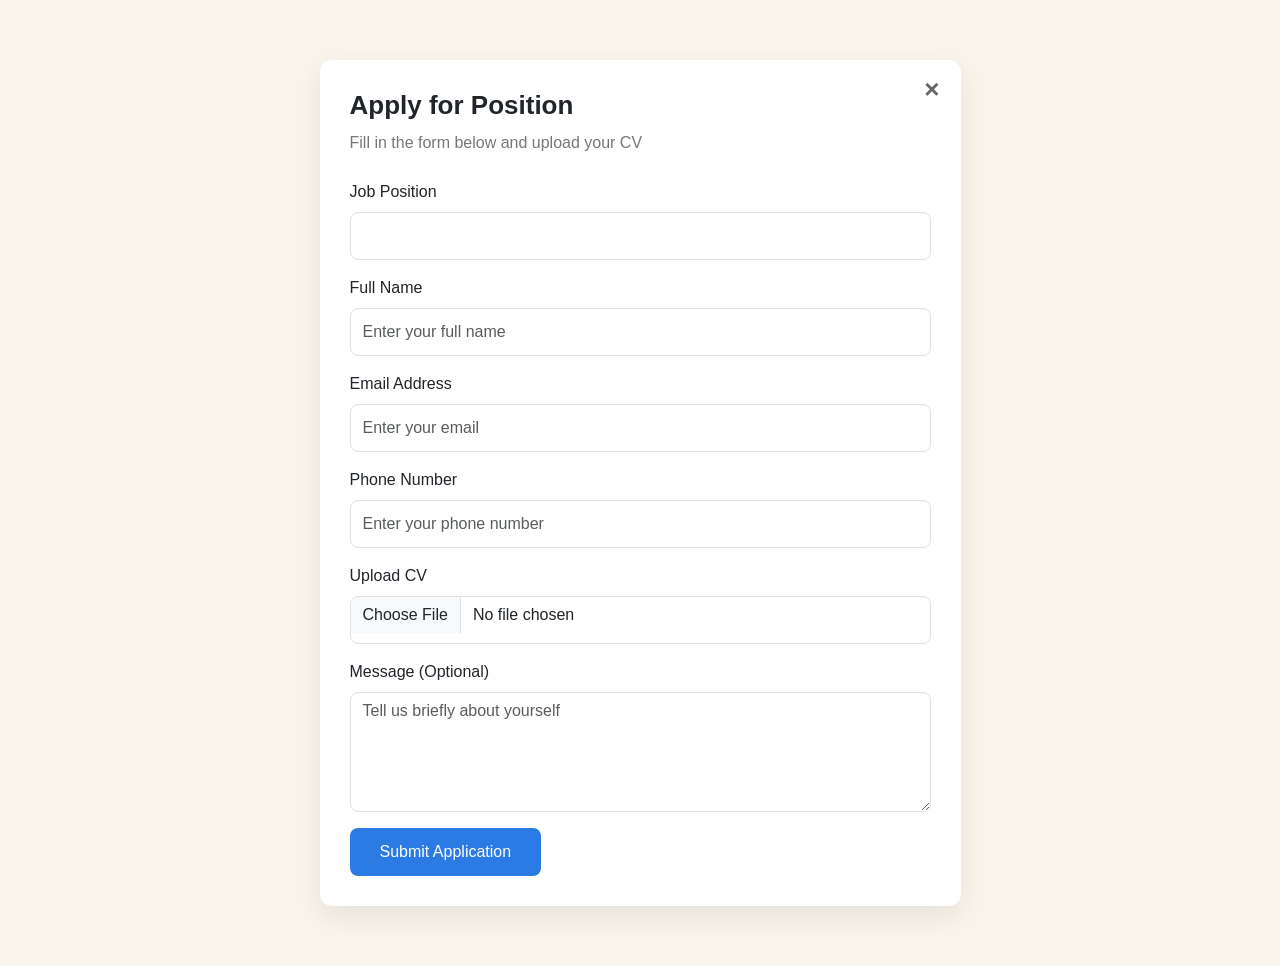
<file: apply.html>
<!DOCTYPE html>
<html lang="en">

<head>
    <meta charset="UTF-8">
    <title>MEAD</title>
    <meta name="viewport" content="width=device-width, initial-scale=1.0">

    <!-- Bootstrap (optional but recommended) -->
    <link href="https://cdn.jsdelivr.net/npm/bootstrap@5.3.2/dist/css/bootstrap.min.css" rel="stylesheet">

    <style>
        body {
            background: #f9f5ec;
            font-family: Arial, sans-serif;
        }

        .apply-section {
            padding: 60px 0;
        }

        .apply-card {
            background: #fff;
            border-radius: 12px;
            padding: 30px;
            box-shadow: 0 10px 30px rgba(0, 0, 0, 0.08);
        }

        .apply-title {
            font-size: 26px;
            font-weight: 600;
            margin-bottom: 10px;
        }

        .apply-subtitle {
            color: #777;
            margin-bottom: 25px;
        }

        .form-control {
            height: 48px;
            border-radius: 8px;
        }

        textarea.form-control {
            height: 120px;
        }

        .apply-close-btn {
            position: absolute;
            top: 15px;
            right: 15px;
            background: none;
            border: none;
            font-size: 26px;
            font-weight: bold;
            color: #666;
            cursor: pointer;
            line-height: 1;
        }

        .apply-close-btn:hover {
            color: #000;
        }
        .submit-btn{
             background: #2c7be5 !important;
            color: #fff !important;
            padding: 12px 30px;
            border-radius: 8px;
            border: none;
        }
    </style>




</head>

<body>

    <section class="apply-section">
        <div class="container">
            <div class="row justify-content-center">
                <div class="col-lg-7">
                    <div class="apply-card position-relative">
                        <button type="button" class="apply-close-btn" aria-label="Close" onclick="window.location.href='career.html'">&times;</button>
                        <h2 class="apply-title">Apply for Position</h2>
                        <p class="apply-subtitle">Fill in the form below and upload your CV</p>

                        <form action="#" method="post" enctype="multipart/form-data">

                            <div class="mb-3">
                                <label class="form-label">Job Position</label>
                                <input type="text" class="form-control" id="jobTitle" readonly>
                            </div>

                            <div class="mb-3">
                                <label class="form-label">Full Name</label>
                                <input type="text" class="form-control" placeholder="Enter your full name" required>
                            </div>

                            <div class="mb-3">
                                <label class="form-label">Email Address</label>
                                <input type="email" class="form-control" placeholder="Enter your email" required>
                            </div>

                            <div class="mb-3">
                                <label class="form-label">Phone Number</label>
                                <input type="tel" class="form-control" placeholder="Enter your phone number" required>
                            </div>

                            <div class="mb-3">
                                <label class="form-label">Upload CV</label>
                                <input type="file" class="form-control" required>
                            </div>

                            <div class="mb-3">
                                <label class="form-label">Message (Optional)</label>
                                <textarea class="form-control" placeholder="Tell us briefly about yourself"></textarea>
                            </div>

                            <button type="submit" class="btn submit-btn">
                                Submit Application
                            </button>

                        </form>

                    </div>
                </div>
            </div>
        </div>
    </section>
    <script>
        const params = new URLSearchParams(window.location.search);
        const job = params.get('job');

        if (job) {
            document.getElementById('jobTitle').value = job;
        }
    </script>

</body>

</html>
</file>
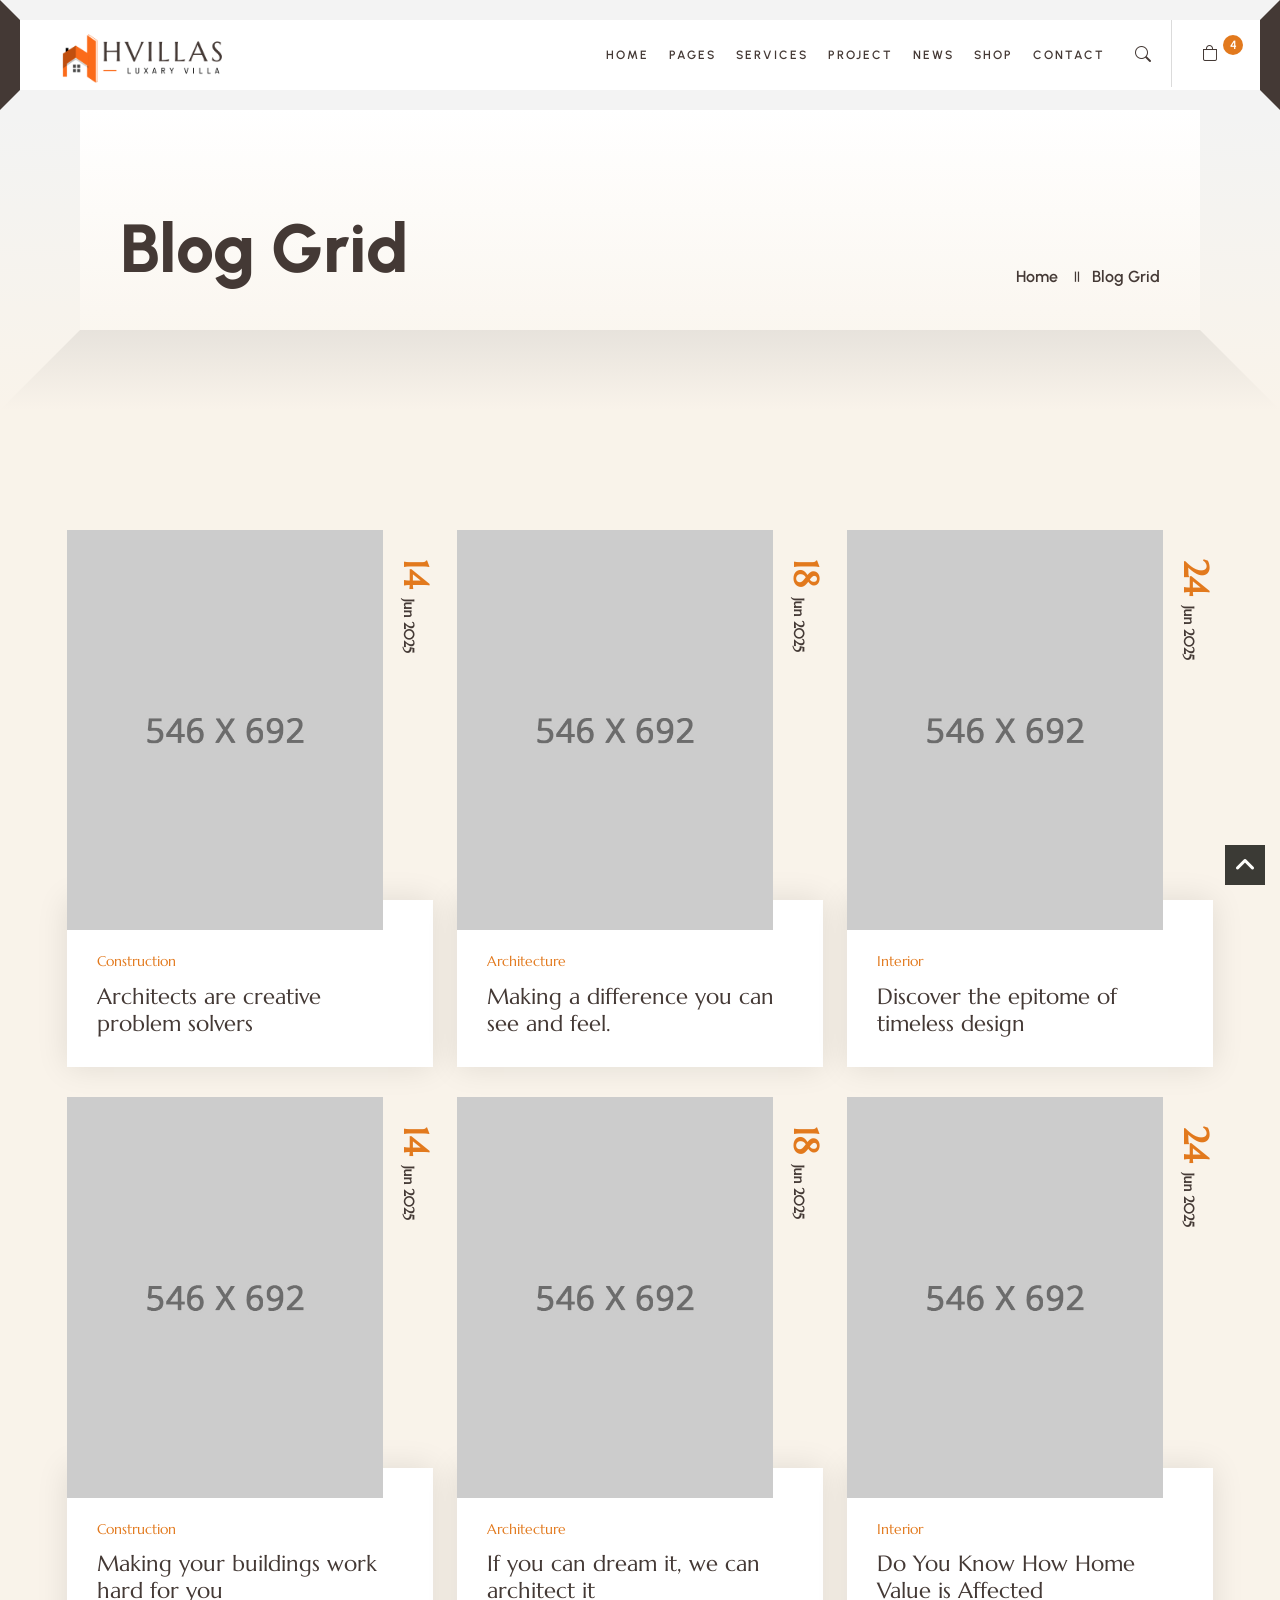
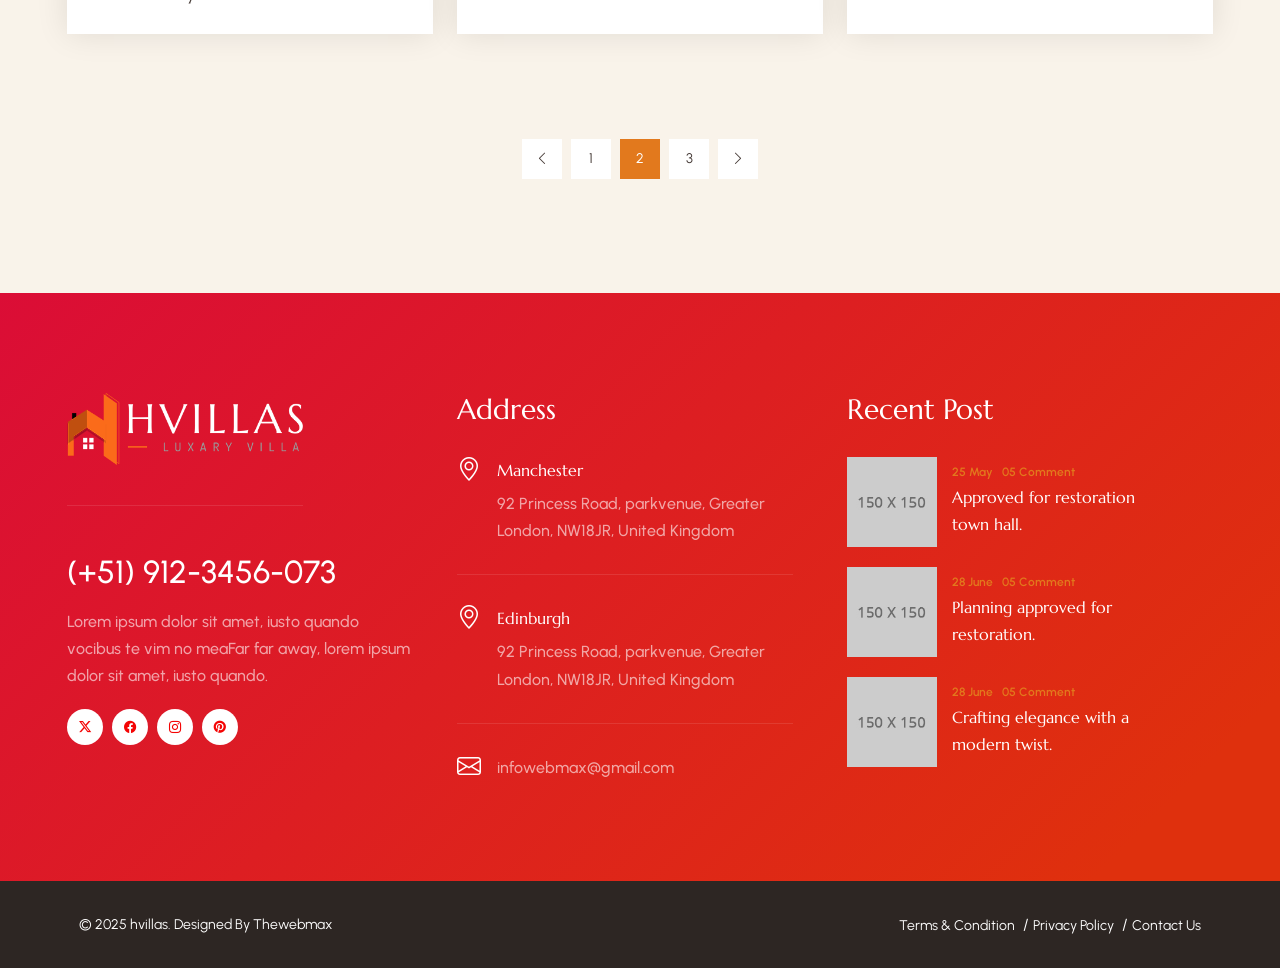
<file: blog-grid.html>
<!DOCTYPE html>
<html lang="en">

<head>
	<!-- META -->
    <meta charset="utf-8">
    <meta http-equiv="X-UA-Compatible" content="IE=edge">
    <meta name="keywords" content="">
    <meta name="author" content="">
    <meta name="robots" content="">    
    <meta name="description" content="">
    
    <!-- FAVICONS ICON -->
    <link rel="icon" href="images/favicon.ico" type="image/x-icon">
    <link rel="shortcut icon" type="image/x-icon" href="images/favicon.png">
    
    <!-- PAGE TITLE HERE -->
    <title>Hvillas Template | Blog Grid</title>
    
    <!-- MOBILE SPECIFIC -->
    <meta name="viewport" content="width=device-width, initial-scale=1">

    <link rel="stylesheet"  href="css/bootstrap.min.css"><!-- BOOTSTRAP STYLE SHEET -->
    <link rel="stylesheet"  href="css/font-awesome.min.css"><!-- FONTAWESOME STYLE SHEET -->
    <link rel="stylesheet"  href="css/owl.carousel.min.css"><!-- OWL CAROUSEL STYLE SHEET -->
    <link rel="stylesheet"  href="css/magnific-popup.min.css"><!-- MAGNIFIC POPUP STYLE SHEET -->
    <link rel="stylesheet"  href="css/swiper-bundle.min.css"><!-- Link Swiper's CSS -->  
    <link rel="stylesheet"  href="css/style.css"><!-- MAIN STYLE SHEET -->
    <link rel="stylesheet"  href="css/bootstrap-icons.css"><!-- BOOTSTRAP ICON STYLE SHEET -->
    <link rel="stylesheet"  href="css/lc_lightbox.css"><!-- Lc light box popup -->     
    <link rel="stylesheet"  href="css/bootstrap-slider.min.css"><!-- Price Range Slider -->
    
</head>

<body>

<!-- LOADING AREA START ===== -->
<div class="loading-area">
    <div class="loading-box"></div>
    <div class="loading-pic">
        <div class="loader"></div>
    </div>
</div>
<!-- LOADING AREA  END ====== -->

<!-- Curser Pointer -->
<div class="cursor"></div>
<div class="cursor2"></div>

	<div class="page-wraper">
     
        <!-- HEADER START -->
        <header class="sticky-header site-header header-style-2 mobile-sider-drawer-menu">
            <div class="main-bar-wraper  navbar-expand-lg">
                <div class="main-bar">  
                                    
                    <div class="container-fluid clearfix"> 
                
                        <div class="logo-header">
                            <div class="logo-header-inner logo-header-one">
                                <a href="index.html">
                                <img src="images/logo-light.png" alt="">
                                </a>
                            </div>
                        </div>  


                        <ul class="company-site-info">
                            <li><i class="bi bi-phone"></i><span>(+070) 3856 456 364</span></li>
                            <li><i class="bi bi-envelope"></i><span>helpdomain@gmail.com</span></li>
                        </ul>

                        
                        <!-- NAV Toggle Button -->
                        <button id="mobile-side-drawer" data-target=".header-nav" data-toggle="collapse" type="button" class="navbar-toggler collapsed">
                            <span class="sr-only">Toggle navigation</span>
                            <span class="icon-bar icon-bar-first"></span>
                            <span class="icon-bar icon-bar-two"></span>
                            <span class="icon-bar icon-bar-three"></span>
                        </button> 

                        <!-- MAIN Vav -->
                        <div class="nav-animation header-nav navbar-collapse collapse d-flex justify-content-end">
                    
                            <ul class=" nav navbar-nav">
                                <li class="has-child"><a href="javascript:;">Home</a>
                                    <ul class="sub-menu">
                                        <li><a href="index.html">Home 1</a></li>
                                        <li><a href="index-2.html">Home 2</a></li>
                                        
                                    </ul>
                                </li>


                                <li class="has-child">
                                    <a href="javascript:;">Pages</a>
                                    <ul class="sub-menu">

                                        <li><a href="javascript:;">About</a>
                                            <ul class="sub-menu">
                                                <li><a href="about-1.html">About us 1</a></li>
                                                <li><a href="about-2.html">About us 2</a></li>
                                            </ul>
                                        </li>

                                        <li><a href="javascript:;">Team</a>
                                            <ul class="sub-menu">
                                                <li><a href="our-team.html">Team</a></li>
                                                <li><a href="our-team-detail.html">Team Detail</a></li>
                                            </ul>
                                        </li>

                                        <li><a href="faq.html">Faq</a></li>
                                        <li><a href="pricing.html">Pricing</a></li>
                                        <li><a href="error-404.html">Error-404</a></li>
                                                                                        
                                    </ul>                                
                                </li>

                                <li class="has-child"><a href="javascript:;">Services</a>
                                    <ul class="sub-menu">
                                        <li><a href="services.html">Services 1</a></li>
                                        <li><a href="services-2.html">Services 2</a></li>
                                        <li><a href="service-detail.html">Services Detail</a></li>
                                    </ul>                                                                 
                                </li>
                        
                                <li class="has-child"><a href="javascript:;">Project</a>
                                    <ul class="sub-menu">
                                        <li><a href="project-1.html">Projects 1</a></li>                                        
                                        <li><a href="project-2.html">Projects 2</a></li>
                                        <li><a href="project-single.html">Projects Single</a></li>                                        
                                    </ul>                                
                                </li>

                                
                        
                                <li class="has-child"><a href="javascript:;">News</a>
                                    <ul class="sub-menu">
                                        <li><a href="blog-grid.html">Blog Grid</a></li>                                        
                                        <li><a href="blog-list.html">Blog List</a></li>
                                        <li><a href="blog-masonry.html">Blog Masonry</a></li>
                                        <li><a href="blog-single.html">Blog Single</a></li>
                                    </ul>                                
                                </li>
                                <li class="has-child"><a href="javascript:;">Shop</a>
                                    <ul class="sub-menu">
                                        <li><a href="shop.html">Shop</a></li>                                        
                                        <li><a href="shop-detail.html">Shop Detail</a></li>
                                    </ul>                                
                                </li>                                                                
                                <li><a href="contact.html">Contact</a></li>  
                        
                            </ul>

                        </div>
                        
                        <!-- Header Right Section-->
                        <div class="extra-nav header-1-nav">
                            <div class="extra-cell one">
                                <div class="header-search">
                                    <a href="#search" class="header-search-icon"><i class="bi bi-search"></i></a>
                                </div>                                
                            </div>
                            <div class="extra-cell two h-cart-block">
                                <a href="javascript:;" class="wt-cart cart-btn navSidebar-button" title="Your Cart">
                                    <span class="link-inner">
                                        <span class="woo-cart-total"> </span>
                                        <span class="woo-cart-count">
                                            <i class="bi bi-bag"></i>
                                            <span class="shopping-bag wcmenucart-count ">4</span>
                                        </span>
                                    </span>
                                </a>
                            </div>
                        </div>

                        
                        
                        
                        <!-- SITE Search -->
                        <div id="search"> 
                            <span class="close-btn">X</span>
                            <form role="search" id="searchform" action="/search" method="get" class="radius-xl">
                                <div class="input-group">
                                    <input class="form-control" value="" name="q" type="search" placeholder="Search...">
                                    <span class="input-group-append">
                                        <button type="button" class="search-btn">
                                            <i class="bi bi-search"></i>
                                        </button>
                                    </span>
                                </div> 
                            </form>
                        </div> 

                    </div>    
                
                </div>
            </div>
            <!-- Sidebar popup Item -->
            <div class="xs-sidebar-group info-group">
                <div class="xs-overlay xs-bg-black"></div>
                <div class="xs-sidebar-widget">

                    <div class="sidebar-widget-container">
                        <div class="widget-heading">
                            <a href="#" class="close-side-widget">
                                <i class="bi bi-x-square-fill"></i>
                            </a>
                        </div>

                        <div class="sidebar-textwidget">

                            <!-- Sidebar Info Content -->
                            <div class="sidebar-info-contents">
                                <div class="content-inner">
                                    <div class="content-box">

                                        <div class="cart-dropdown-item-wraper">
                                            <div class="nav-cart-content">
                                                
                                                <div class="nav-cart-items">
                                                    <div class="nav-cart-item">
                                                        <div class="nav-cart-item-image">
                                                            <a href="shop-detail.html"><img src="images/cart/pic-1.jpg" alt="p-1"></a>
                                                        </div>
                                                        <div class="nav-cart-item-desc">
                                                            <span class="nav-cart-item-price"><strong>2</strong> x $ 19.99</span>
                                                            <a href="shop-detail.html">Potted plants with shelf and chair</a>
                                                            <a href="shop-detail.html" class="nav-cart-item-quantity radius-sm">x</a>
                                                        </div>
                                                    </div>
                                                    <div class="nav-cart-item">
                                                        <div class="nav-cart-item-image">
                                                            <a href="shop-detail.html"><img src="images/cart/pic-2.jpg" alt="p-2"></a>
                                                        </div>
                                                        <div class="nav-cart-item-desc">
                                                            <span class="nav-cart-item-price"><strong>1</strong> x $ 24.99</span>
                                                            <a href="shop-detail.html">Elegant plants decoration vase</a>
                                                            <a href="shop-detail.html" class="nav-cart-item-quantity radius-sm">x</a>
                                                        </div>
                                                    </div>
                                                    <div class="nav-cart-item">
                                                        <div class="nav-cart-item-image">
                                                            <a href="shop-detail.html"><img src="images/cart/pic-3.jpg" alt="p-1"></a>
                                                        </div>
                                                        <div class="nav-cart-item-desc">
                                                            <span class="nav-cart-item-price"><strong>2</strong> x $ 19.99</span>
                                                            <a href="shop-detail.html">Round plants decoration vase</a>
                                                            <a href="shop-detail.html" class="nav-cart-item-quantity radius-sm">x</a>
                                                        </div>
                                                    </div>
                                                    <div class="nav-cart-item">
                                                        <div class="nav-cart-item-image">
                                                            <a href="shop-detail.html"><img src="images/cart/pic-4.jpg" alt="p-2"></a>
                                                        </div>
                                                        <div class="nav-cart-item-desc">
                                                            <span class="nav-cart-item-price"><strong>1</strong> x $ 24.99</span>
                                                            <a href="shop-detail.html">Plant pot on stairs interior design</a>
                                                            <a href="shop-detail.html" class="nav-cart-item-quantity radius-sm">x</a>
                                                        </div>
                                                    </div>
                                                </div>

                                                <div class="nav-cart-title p-tb10 p-lr15 d-flex">
                                                    <h4  class="m-a0">Subtotal:</h4>
                                                    <h5 class="m-a0">$67.97</h5>
                                                </div>

                                                <div class="nav-cart-action d-flex justify-content-start">
                                                    <a href="shop-detail.html" class="site-button">View Cart</a>
                                                    <a href="shop-detail.html" class="site-button-secondry" >Checkout </a>
                                                </div>

                                            </div>
                                        </div> 
                                        
                                    </div>
                                </div>
                            </div>

                        </div>

                    </div>
                </div>
            </div>
            <!--End Sidebar popup Item -->
        </header>
        <!-- HEADER END -->

      
        <!-- CONTENT START -->
        <div class="page-content">

            <!-- INNER PAGE BANNER -->
            <div class="wt-bnr-inr overlay-wraper bg-center">
            	<div class="overlay-main innr-bnr-olay"></div>
                <div class="wt-bnr-inr-entry">
                    <div class="banner-title-outer">
                        <div class="banner-title-name">
                            <h2 class="wt-title">Blog Grid</h2>
                        </div>
                        <!-- BREADCRUMB ROW -->                            
                        <div>
                            <ul class="wt-breadcrumb breadcrumb-style-2">
                                <li><a href="index.html">Home</a></li>
                                <li>Blog Grid</li>
                            </ul>
                        </div>
                    </div>
                    <!-- BREADCRUMB ROW END -->                        
                </div>
            </div>
            <!-- INNER PAGE BANNER END -->  


            <!-- OUR BLOG START -->
            <div class="section-full p-t120  p-b90">

                <div class="container">
                    <div class="section-content">

                        <div class="row justify-content-center">
                                
                            <!-- COLUMNS 1 --> 
                            <div class="col-lg-4 col-md-6 m-b30">
                                <div class="blog-post blog-post-5-outer">
                                    <div class="wt-post-media">
                                        <a href="blog-single.html"><img src="images/blog/latest-2/bg1.jpg" alt=""></a>
                                    </div>
                                                                         
                                    <div class="wt-post-info">
                                        <div class="wt-post-meta ">
                                            <ul>
                                                <li class="post-category">Construction</li>
                                                <li class="post-date"><span>14</span> Jun 2025</li>
                                            </ul>
                                        </div>                               
                                        <div class="wt-post-title ">
                                            <h3 class="post-title"><a href="blog-single.html">Architects are creative problem solvers</a></h3>
                                        </div>
                                                                              
                                    </div>                                
                                </div>
                            </div>

                            <!-- COLUMNS 2 --> 
                            <div class="col-lg-4 col-md-6 m-b30">
                                <div class="blog-post blog-post-5-outer">
                                    <div class="wt-post-media">
                                        <a href="blog-single.html"><img src="images/blog/latest-2/bg2.jpg" alt=""></a>
                                    </div> 
                                                                        
                                    <div class="wt-post-info">
                                        <div class="wt-post-meta ">
                                            <ul>
                                                <li class="post-category">Architecture</li>
                                                <li class="post-date"><span>18</span> Jun 2025</li>
                                            </ul>
                                        </div>                                
                                        <div class="wt-post-title ">
                                            <h3 class="post-title"><a href="blog-single.html">Making a difference you can see and feel.</a></h3>
                                        </div>
                                                                              
                                    </div>                                
                                </div>
                            </div>
                            
                            <!-- COLUMNS 3 --> 
                            <div class="col-lg-4 col-md-6 m-b30">
                                <div class="blog-post blog-post-5-outer">
                                    <div class="wt-post-media">
                                        <a href="blog-single.html"><img src="images/blog/latest-2/bg3.jpg" alt=""></a>
                                    </div>
                                                                         
                                    <div class="wt-post-info">
                                        <div class="wt-post-meta ">
                                            <ul>
                                                <li class="post-category">Interior</li>
                                                <li class="post-date"><span>24</span> Jun 2025</li>
                                            </ul>
                                        </div>                                 
                                        <div class="wt-post-title ">
                                            <h3 class="post-title"><a href="blog-single.html">Discover the epitome of timeless design</a></h3>
                                        </div>

                                    </div>                                
                                </div> 
                            </div>

                            <!-- COLUMNS 4 --> 
                            <div class="col-lg-4 col-md-6 m-b30">
                                <div class="blog-post blog-post-5-outer">
                                    <div class="wt-post-media">
                                        <a href="blog-single.html"><img src="images/blog/latest-2/bg4.jpg" alt=""></a>
                                    </div>
                                                                         
                                    <div class="wt-post-info">
                                        <div class="wt-post-meta ">
                                            <ul>
                                                <li class="post-category">Construction</li>
                                                <li class="post-date"><span>14</span> Jun 2025</li>
                                            </ul>
                                        </div>                               
                                        <div class="wt-post-title ">
                                            <h3 class="post-title"><a href="blog-single.html">Making your buildings work hard for you</a></h3>
                                        </div>
                                                                              
                                    </div>                                
                                </div>
                            </div>

                            <!-- COLUMNS 5 --> 
                            <div class="col-lg-4 col-md-6 m-b30">
                                <div class="blog-post blog-post-5-outer">
                                    <div class="wt-post-media">
                                        <a href="blog-single.html"><img src="images/blog/latest-2/bg5.jpg" alt=""></a>
                                    </div> 
                                                                        
                                    <div class="wt-post-info">
                                        <div class="wt-post-meta ">
                                            <ul>
                                                <li class="post-category">Architecture</li>
                                                <li class="post-date"><span>18</span> Jun 2025</li>
                                            </ul>
                                        </div>                                
                                        <div class="wt-post-title ">
                                            <h3 class="post-title"><a href="blog-single.html">If you can dream it, we can architect it</a></h3>
                                        </div>
                                                                              
                                    </div>                                
                                </div>
                            </div>
                            
                            <!-- COLUMNS 6 --> 
                            <div class="col-lg-4 col-md-6 m-b30">
                                <div class="blog-post blog-post-5-outer">
                                    <div class="wt-post-media">
                                        <a href="blog-single.html"><img src="images/blog/latest-2/bg6.jpg" alt=""></a>
                                    </div>
                                                                         
                                    <div class="wt-post-info">
                                        <div class="wt-post-meta ">
                                            <ul>
                                                <li class="post-category">Interior</li>
                                                <li class="post-date"><span>24</span> Jun 2025</li>
                                            </ul>
                                        </div>                                 
                                        <div class="wt-post-title ">
                                            <h3 class="post-title"><a href="blog-single.html">Do You Know How Home Value is Affected</a></h3>
                                        </div>

                                    </div>                                
                                </div> 
                            </div>

                        </div>

                        <ul class="custom-pagination clearfix">
                            <li class="prev"><a href="#0"><span class="bi bi-chevron-left"></span></a></li>
                            <li><a href="#0" >1</a></li>
                            <li><a href="#0" class="active">2</a></li>
                            <li><a href="#0">3</a></li>
                            <li class="next"><a href="#0"><span class="bi bi-chevron-right"></span></a></li>
                        </ul>

                    </div>
                </div>
            </div>   
            <!-- OUR BLOG END -->
     
        </div>
        <!-- CONTENT END -->

        <!-- FOOTER START -->
        <footer class="site-footer footer-dark" >

            <!-- FOOTER BLOCKES START -->  
            <div class="footer-top">
                                                                            
                <div class="container">
                    <div class="row">

                        <div class="col-lg-4 col-md-12">
                            
                            <div class="widget widget_about">
                                <div class="logo-footer clearfix">
                                    <a href="index.html"><img src="images/logo-dark.png" alt=""></a>
                                </div>
                                <div class="call-us">
                                    <a href="tel:+216-761-8331">(+51) 912-3456-073</a>
                                </div>
                                <p>Lorem ipsum dolor sit amet, iusto quando  
                                    vocibus te vim no meaFar far away, lorem 
                                    ipsum dolor sit amet, iusto quando.
                                </p>
                                <ul class="social-icons">
                                    <li><a href="https://www.x.com"><i class="bi bi-twitter-x cursor-scale small"></i></a></li>
                                    <li><a href="https://www.facebook.com "><i class="bi bi-facebook cursor-scale small"></i></a></li>
                                    <li><a href="https://www.instagram.com"><i class="bi bi-instagram cursor-scale small"></i></a></li>
                                    <li><a href="https://www.pinterest.com/"><i class="bi bi-pinterest cursor-scale small"></i></a></li>
                                </ul>


                            </div>                            
                            
                        </div>

                                            
                    
                        <div class="col-lg-4 col-md-6">
                            <div class="widget f-top-space">
                                <h3 class="widget-title">Address</h3>
                                <ul class="widget_address"> 
                                    <li><i class="bi bi-geo-alt"></i>
                                        <span>Manchester</span>
                                        92 Princess Road, parkvenue, Greater
                                        London, NW18JR, United Kingdom
                                    </li>
                                    <li><i class="bi bi-geo-alt"></i>
                                        <span>Edinburgh</span>
                                        92 Princess Road, parkvenue, Greater
                                        London, NW18JR, United Kingdom
                                    </li>
                                    <li><i class="bi bi-envelope"></i>infowebmax@gmail.com</li>
                                </ul>  
                            </div>
                        </div>

                        <div class="col-lg-4 col-md-6">
                            <div class="widget f-top-space recent-posts-entry">
                                <h3 class="widget-title">Recent Post</h3>
                                <div class="section-content">
                                    <div class="widget-post-bx">
                                        <div class="widget-post clearfix">
                                            <div class="wt-post-media">
                                                <img src="images/blog/recent-blog/pic1.jpg" alt="">
                                            </div>
                                            <div class="wt-post-info">
                                                <div class="wt-post-meta">
                                                    <ul>
                                                        <li class="post-author">25 May</li>
                                                        <li class="post-comment">05 Comment</li>
                                                    </ul>
                                                </div>                                            
                                                <div class="wt-post-header">
                                                    <a href="blog-single.html" class="post-title">Approved for restoration town hall.</a>
                                                </div>
                                            </div>
                                        </div>
                                        <div class="widget-post clearfix">
                                            <div class="wt-post-media">
                                                <img src="images/blog/recent-blog/pic2.jpg" alt="">
                                            </div>
                                            <div class="wt-post-info">
                                                <div class="wt-post-meta">
                                                    <ul>
                                                        <li class="post-author">28 June</li>
                                                        <li class="post-comment">05 Comment</li>
                                                    </ul>
                                                </div>                                            
                                                <div class="wt-post-header">
                                                    <a href="blog-single.html" class="post-title">Planning approved for restoration.</a>
                                                </div>
                                            </div>
                                        </div>
                                        <div class="widget-post clearfix">
                                            <div class="wt-post-media">
                                                <img src="images/blog/recent-blog/pic3.jpg" alt="">
                                            </div>
                                            <div class="wt-post-info">
                                                <div class="wt-post-meta">
                                                    <ul>
                                                        <li class="post-author">28 June</li>
                                                        <li class="post-comment">05 Comment</li>
                                                    </ul>
                                                </div>                                            
                                                <div class="wt-post-header">
                                                    <a href="blog-single.html" class="post-title">Crafting elegance with a modern twist.</a>
                                                </div>
                                            </div>
                                        </div>
                                    </div>
                                </div>
                            </div>
                        </div>



                    </div>

                </div>
            </div>
            <!-- FOOTER COPYRIGHT -->
                                
            <div class="footer-bottom">
                <div class="container">
                    <div class="container">
                        <div class="footer-bottom-info d-flex justify-content-between">
                            <div class="wt-footer-bot-left">
                                <span class="copyrights-text">© 2025 hvillas. Designed By Thewebmax</span>
                            </div>
                            <div class="wt-footer-bot-right">
                                <ul class="copyrights-nav"> 
                                    <li><a href="about-2.html">Terms  &amp; Condition</a></li>
                                    <li><a href="faq.html">Privacy Policy</a></li>
                                    <li><a href="contact-1.html">Contact Us</a></li>
                                </ul>
                            </div>
                        </div>
                    </div>
                </div>   
            </div>   
    
        </footer>
        <!-- FOOTER END -->

        <!-- BUTTON TOP START -->
        <button class="scroltop"><span class="fa fa-angle-up  relative" id="btn-vibrate"></span></button>

 	</div>



<!-- JAVASCRIPT  FILES ========================================= --> 
<script  src="js/jquery-3.7.1.min.js"></script><!-- JQUERY.MIN JS -->
<script  src="js/popper.min.js"></script><!-- POPPER.MIN JS -->
<script  src="js/bootstrap.min.js"></script><!-- BOOTSTRAP.MIN JS -->
<script  src="js/magnific-popup.min.js"></script><!-- MAGNIFIC-POPUP JS -->
<script  src="js/waypoints.min.js"></script><!-- WAYPOINTS JS -->
<script  src="js/counterup.min.js"></script><!-- COUNTERUP JS -->

<script  src="js/isotope.pkgd.min.js"></script><!-- MASONRY  -->
<script  src="js/imagesloaded.pkgd.min.js"></script><!-- MASONRY  -->
<script  src="js/owl.carousel.min.js"></script><!-- OWL  SLIDER  -->
<script  src="js/theia-sticky-sidebar.js"></script><!-- STICKY SIDEBAR  -->
<script  src="js/jquery.bootstrap-touchspin.js"></script><!-- FORM JS -->

<script  src="js/lc_lightbox.lite.js" ></script><!-- IMAGE POPUP -->
<script  src="js/bootstrap-slider.min.js"></script><!-- Form js -->
<script  src="js/swiper-bundle.min.js"></script> <!-- Swiper JS -->
<script  src="js/img-parallax.js"></script>
<script src="js/wow.min.js"></script><!-- WOW ANIMATION JS -->

<!-- Title animation Js -->
<script  src="js/gsap.min.js"></script><!-- cursor -->
<script  src="js/custom.js"></script><!-- CUSTOM FUCTIONS  -->

</body>

</html>
</file>
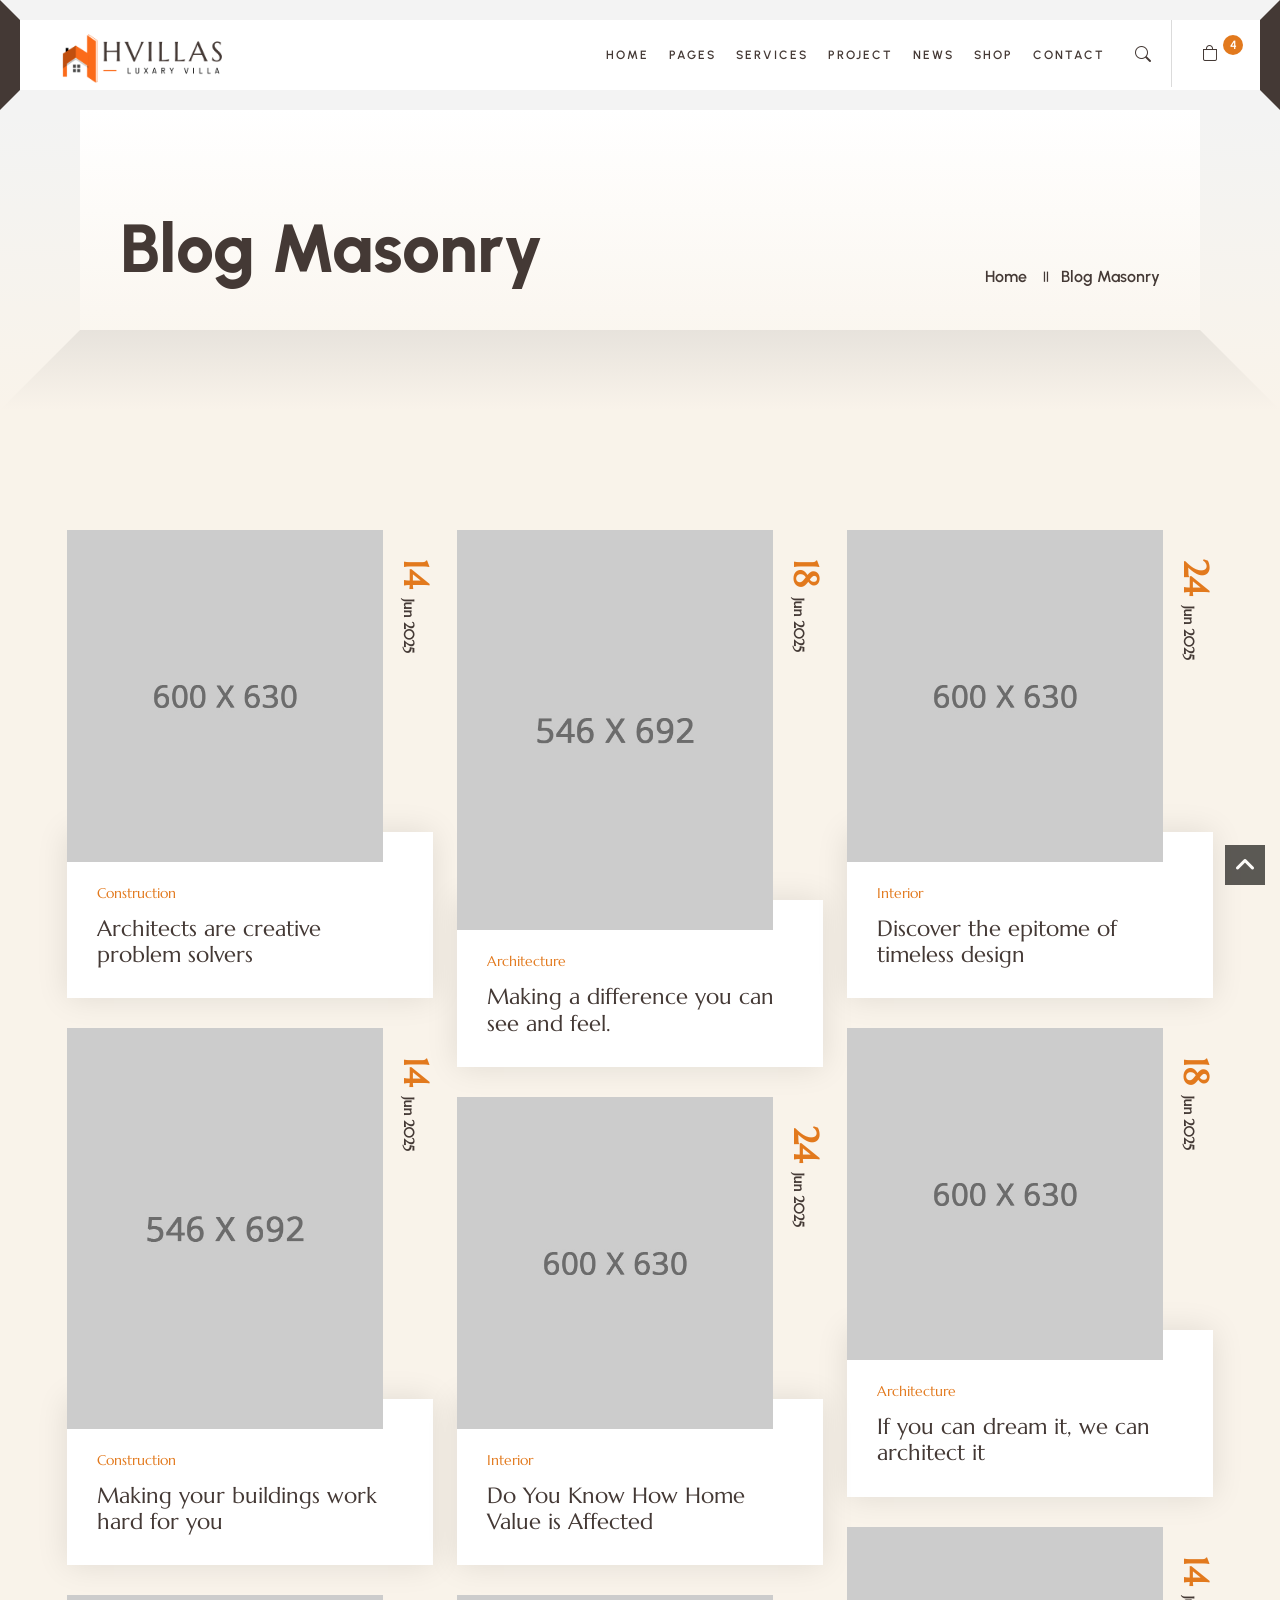
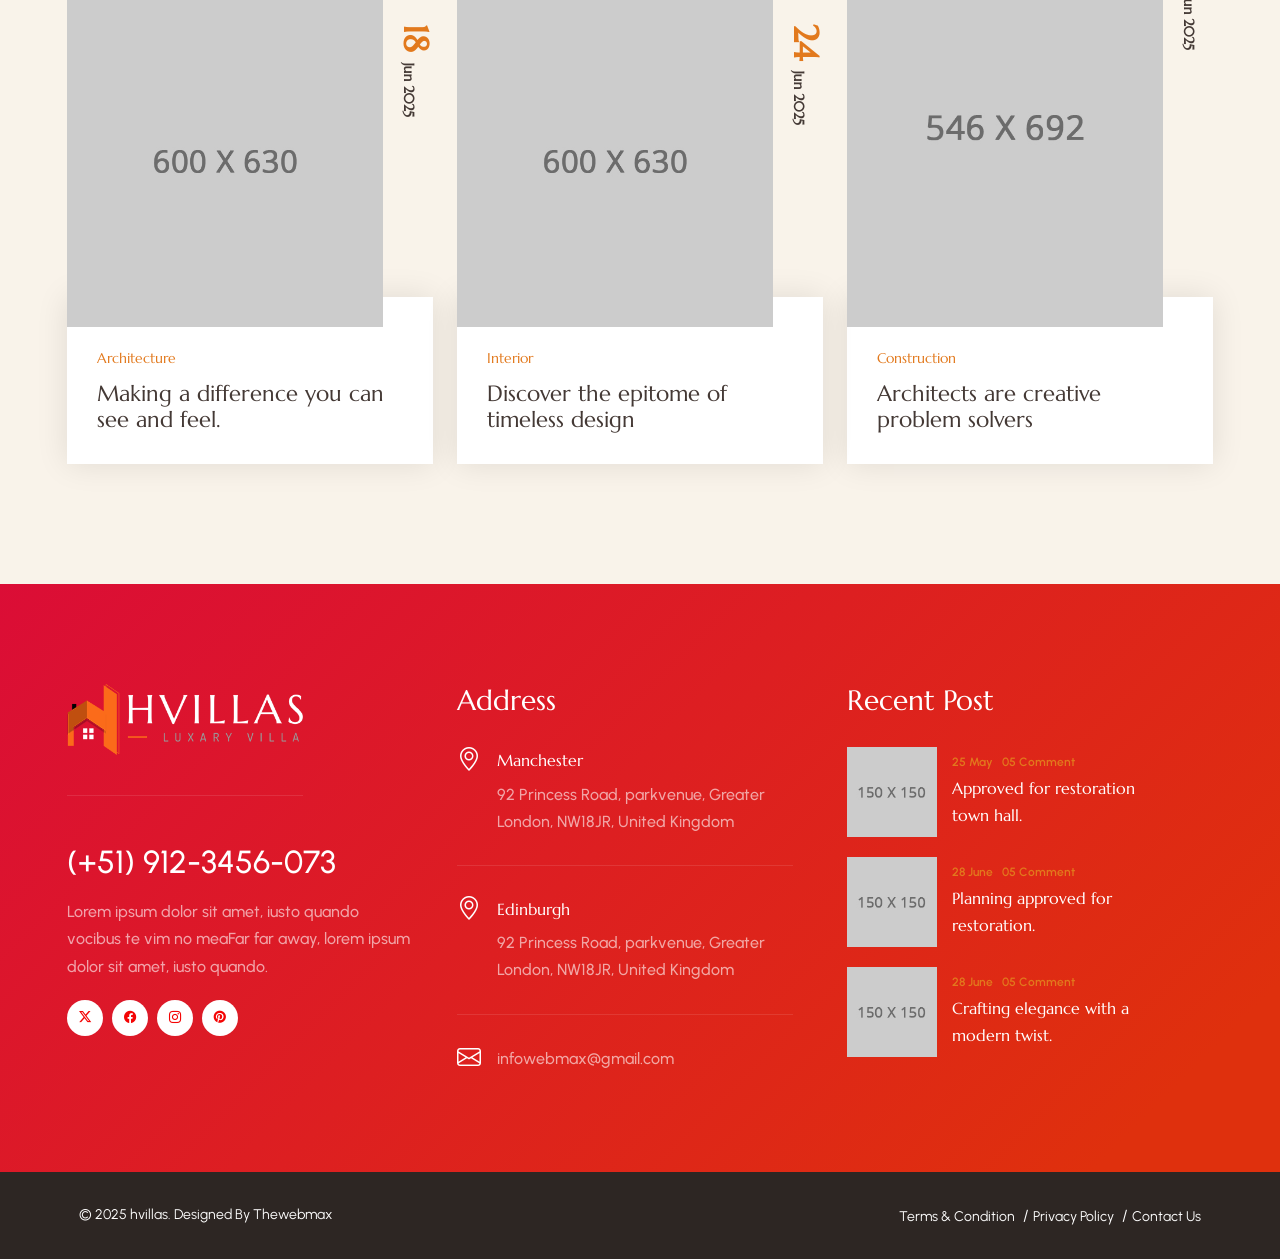
<file: blog-masonry.html>
<!DOCTYPE html>
<html lang="en">

<head>
	<!-- META -->
    <meta charset="utf-8">
    <meta http-equiv="X-UA-Compatible" content="IE=edge">
    <meta name="keywords" content="">
    <meta name="author" content="">
    <meta name="robots" content="">    
    <meta name="description" content="">
    
    <!-- FAVICONS ICON -->
    <link rel="icon" href="images/favicon.ico" type="image/x-icon">
    <link rel="shortcut icon" type="image/x-icon" href="images/favicon.png">
    
    <!-- PAGE TITLE HERE -->
    <title>Hvillas Template | Blog Masonry</title>
    
    <!-- MOBILE SPECIFIC -->
    <meta name="viewport" content="width=device-width, initial-scale=1">

    <link rel="stylesheet"  href="css/bootstrap.min.css"><!-- BOOTSTRAP STYLE SHEET -->
    <link rel="stylesheet"  href="css/font-awesome.min.css"><!-- FONTAWESOME STYLE SHEET -->
    <link rel="stylesheet"  href="css/owl.carousel.min.css"><!-- OWL CAROUSEL STYLE SHEET -->
    <link rel="stylesheet"  href="css/magnific-popup.min.css"><!-- MAGNIFIC POPUP STYLE SHEET -->
    <link rel="stylesheet"  href="css/swiper-bundle.min.css"><!-- Link Swiper's CSS -->  
    <link rel="stylesheet"  href="css/style.css"><!-- MAIN STYLE SHEET -->
    <link rel="stylesheet"  href="css/bootstrap-icons.css"><!-- BOOTSTRAP ICON STYLE SHEET -->
    <link rel="stylesheet"  href="css/lc_lightbox.css"><!-- Lc light box popup -->     
    <link rel="stylesheet"  href="css/bootstrap-slider.min.css"><!-- Price Range Slider -->

    
</head>

<body>

<!-- LOADING AREA START ===== -->
<div class="loading-area">
    <div class="loading-box"></div>
    <div class="loading-pic">
        <div class="loader"></div>
    </div>
</div>
<!-- LOADING AREA  END ====== -->

<!-- Curser Pointer -->
<div class="cursor"></div>
<div class="cursor2"></div>

	<div class="page-wraper">
     
        <!-- HEADER START -->
        <header class="sticky-header site-header header-style-2 mobile-sider-drawer-menu">
            <div class="main-bar-wraper  navbar-expand-lg">
                <div class="main-bar">  
                                    
                    <div class="container-fluid clearfix"> 
                
                        <div class="logo-header">
                            <div class="logo-header-inner logo-header-one">
                                <a href="index.html">
                                <img src="images/logo-light.png" alt="">
                                </a>
                            </div>
                        </div>  


                        <ul class="company-site-info">
                            <li><i class="bi bi-phone"></i><span>(+070) 3856 456 364</span></li>
                            <li><i class="bi bi-envelope"></i><span>helpdomain@gmail.com</span></li>
                        </ul>

                        
                        <!-- NAV Toggle Button -->
                        <button id="mobile-side-drawer" data-target=".header-nav" data-toggle="collapse" type="button" class="navbar-toggler collapsed">
                            <span class="sr-only">Toggle navigation</span>
                            <span class="icon-bar icon-bar-first"></span>
                            <span class="icon-bar icon-bar-two"></span>
                            <span class="icon-bar icon-bar-three"></span>
                        </button> 

                        <!-- MAIN Vav -->
                        <div class="nav-animation header-nav navbar-collapse collapse d-flex justify-content-end">
                    
                            <ul class=" nav navbar-nav">
                                <li class="has-child"><a href="javascript:;">Home</a>
                                    <ul class="sub-menu">
                                        <li><a href="index.html">Home 1</a></li>
                                        <li><a href="index-2.html">Home 2</a></li>
                                        
                                    </ul>
                                </li>


                                <li class="has-child">
                                    <a href="javascript:;">Pages</a>
                                    <ul class="sub-menu">

                                        <li><a href="javascript:;">About</a>
                                            <ul class="sub-menu">
                                                <li><a href="about-1.html">About us 1</a></li>
                                                <li><a href="about-2.html">About us 2</a></li>
                                            </ul>
                                        </li>

                                        <li><a href="javascript:;">Team</a>
                                            <ul class="sub-menu">
                                                <li><a href="our-team.html">Team</a></li>
                                                <li><a href="our-team-detail.html">Team Detail</a></li>
                                            </ul>
                                        </li>

                                        <li><a href="faq.html">Faq</a></li>
                                        <li><a href="pricing.html">Pricing</a></li>
                                        <li><a href="error-404.html">Error-404</a></li>
                                                                                        
                                    </ul>                                
                                </li>

                                <li class="has-child"><a href="javascript:;">Services</a>
                                    <ul class="sub-menu">
                                        <li><a href="services.html">Services 1</a></li>
                                        <li><a href="services-2.html">Services 2</a></li>
                                        <li><a href="service-detail.html">Services Detail</a></li>
                                    </ul>                                                                 
                                </li>
                        
                                <li class="has-child"><a href="javascript:;">Project</a>
                                    <ul class="sub-menu">
                                        <li><a href="project-1.html">Projects 1</a></li>                                        
                                        <li><a href="project-2.html">Projects 2</a></li>
                                        <li><a href="project-single.html">Projects Single</a></li>                                        
                                    </ul>                                
                                </li>

                                
                        
                                <li class="has-child"><a href="javascript:;">News</a>
                                    <ul class="sub-menu">
                                        <li><a href="blog-grid.html">Blog Grid</a></li>                                        
                                        <li><a href="blog-list.html">Blog List</a></li>
                                        <li><a href="blog-masonry.html">Blog Masonry</a></li>
                                        <li><a href="blog-single.html">Blog Single</a></li>
                                    </ul>                                
                                </li>
                                <li class="has-child"><a href="javascript:;">Shop</a>
                                    <ul class="sub-menu">
                                        <li><a href="shop.html">Shop</a></li>                                        
                                        <li><a href="shop-detail.html">Shop Detail</a></li>
                                    </ul>                                
                                </li>                                                                
                                <li><a href="contact.html">Contact</a></li>  
                        
                            </ul>

                        </div>
                        
                        <!-- Header Right Section-->
                        <div class="extra-nav header-1-nav">
                            <div class="extra-cell one">
                                <div class="header-search">
                                    <a href="#search" class="header-search-icon"><i class="bi bi-search"></i></a>
                                </div>                                
                            </div>
                            <div class="extra-cell two h-cart-block">
                                <a href="javascript:;" class="wt-cart cart-btn navSidebar-button" title="Your Cart">
                                    <span class="link-inner">
                                        <span class="woo-cart-total"> </span>
                                        <span class="woo-cart-count">
                                            <i class="bi bi-bag"></i>
                                            <span class="shopping-bag wcmenucart-count ">4</span>
                                        </span>
                                    </span>
                                </a>
                            </div>
                        </div>

                        
                        
                        
                        <!-- SITE Search -->
                        <div id="search"> 
                            <span class="close-btn">X</span>
                            <form role="search" id="searchform" action="/search" method="get" class="radius-xl">
                                <div class="input-group">
                                    <input class="form-control" value="" name="q" type="search" placeholder="Search...">
                                    <span class="input-group-append">
                                        <button type="button" class="search-btn">
                                            <i class="bi bi-search"></i>
                                        </button>
                                    </span>
                                </div> 
                            </form>
                        </div> 

                    </div>    
                
                </div>
            </div>
            <!-- Sidebar popup Item -->
            <div class="xs-sidebar-group info-group">
                <div class="xs-overlay xs-bg-black"></div>
                <div class="xs-sidebar-widget">

                    <div class="sidebar-widget-container">
                        <div class="widget-heading">
                            <a href="#" class="close-side-widget">
                                <i class="bi bi-x-square-fill"></i>
                            </a>
                        </div>

                        <div class="sidebar-textwidget">

                            <!-- Sidebar Info Content -->
                            <div class="sidebar-info-contents">
                                <div class="content-inner">
                                    <div class="content-box">

                                        <div class="cart-dropdown-item-wraper">
                                            <div class="nav-cart-content">
                                                
                                                <div class="nav-cart-items">
                                                    <div class="nav-cart-item">
                                                        <div class="nav-cart-item-image">
                                                            <a href="shop-detail.html"><img src="images/cart/pic-1.jpg" alt="p-1"></a>
                                                        </div>
                                                        <div class="nav-cart-item-desc">
                                                            <span class="nav-cart-item-price"><strong>2</strong> x $ 19.99</span>
                                                            <a href="shop-detail.html">Potted plants with shelf and chair</a>
                                                            <a href="shop-detail.html" class="nav-cart-item-quantity radius-sm">x</a>
                                                        </div>
                                                    </div>
                                                    <div class="nav-cart-item">
                                                        <div class="nav-cart-item-image">
                                                            <a href="shop-detail.html"><img src="images/cart/pic-2.jpg" alt="p-2"></a>
                                                        </div>
                                                        <div class="nav-cart-item-desc">
                                                            <span class="nav-cart-item-price"><strong>1</strong> x $ 24.99</span>
                                                            <a href="shop-detail.html">Elegant plants decoration vase</a>
                                                            <a href="shop-detail.html" class="nav-cart-item-quantity radius-sm">x</a>
                                                        </div>
                                                    </div>
                                                    <div class="nav-cart-item">
                                                        <div class="nav-cart-item-image">
                                                            <a href="shop-detail.html"><img src="images/cart/pic-3.jpg" alt="p-1"></a>
                                                        </div>
                                                        <div class="nav-cart-item-desc">
                                                            <span class="nav-cart-item-price"><strong>2</strong> x $ 19.99</span>
                                                            <a href="shop-detail.html">Round plants decoration vase</a>
                                                            <a href="shop-detail.html" class="nav-cart-item-quantity radius-sm">x</a>
                                                        </div>
                                                    </div>
                                                    <div class="nav-cart-item">
                                                        <div class="nav-cart-item-image">
                                                            <a href="shop-detail.html"><img src="images/cart/pic-4.jpg" alt="p-2"></a>
                                                        </div>
                                                        <div class="nav-cart-item-desc">
                                                            <span class="nav-cart-item-price"><strong>1</strong> x $ 24.99</span>
                                                            <a href="shop-detail.html">Plant pot on stairs interior design</a>
                                                            <a href="shop-detail.html" class="nav-cart-item-quantity radius-sm">x</a>
                                                        </div>
                                                    </div>
                                                </div>

                                                <div class="nav-cart-title p-tb10 p-lr15 d-flex">
                                                    <h4  class="m-a0">Subtotal:</h4>
                                                    <h5 class="m-a0">$67.97</h5>
                                                </div>

                                                <div class="nav-cart-action d-flex justify-content-start">
                                                    <a href="shop-detail.html" class="site-button">View Cart</a>
                                                    <a href="shop-detail.html" class="site-button-secondry" >Checkout </a>
                                                </div>

                                            </div>
                                        </div> 
                                        
                                    </div>
                                </div>
                            </div>

                        </div>

                    </div>
                </div>
            </div>
            <!--End Sidebar popup Item -->
        </header>
        <!-- HEADER END -->

      
        <!-- CONTENT START -->
        <div class="page-content">

            <!-- INNER PAGE BANNER -->
            <div class="wt-bnr-inr overlay-wraper bg-center">
            	<div class="overlay-main innr-bnr-olay"></div>
                <div class="wt-bnr-inr-entry">
                    <div class="banner-title-outer">
                        <div class="banner-title-name">
                            <h2 class="wt-title">Blog Masonry</h2>
                        </div>
                        <!-- BREADCRUMB ROW -->                            
                        <div>
                            <ul class="wt-breadcrumb breadcrumb-style-2">
                                <li><a href="index.html">Home</a></li>
                                <li>Blog Masonry</li>
                            </ul>
                        </div>
                    </div>
                    <!-- BREADCRUMB ROW END -->                        
                </div>
            </div>
            <!-- INNER PAGE BANNER END -->  


            <!-- Masonry START -->
            <div class="section-full p-t120  p-b90">
                <div class="container">
                    <div class="section-content">

                        <div class="masonry-wrap row">

                            <!-- COLUMNS 1 --> 
                            <div class="masonry-item col-lg-4 col-md-6 m-b30">
                                <div class="blog-post blog-post-5-outer">
                                    <div class="wt-post-media">
                                        <a href="blog-single.html"><img src="images/blog/latest/bg1.jpg" alt=""></a>
                                    </div>
                                    <div class="wt-post-info">
                                        <div class="wt-post-meta ">
                                            <ul>
                                                <li class="post-category">Construction</li>
                                                <li class="post-date"><span>14</span> Jun 2025</li>
                                            </ul>
                                        </div>                               
                                        <div class="wt-post-title ">
                                            <h3 class="post-title"><a href="blog-single.html">Architects are creative problem solvers</a></h3>
                                        </div>
                                    </div>                                
                                </div>
                            </div>

                            <!-- COLUMNS 2 --> 
                            <div class="masonry-item col-lg-4 col-md-6 m-b30">
                                <div class="blog-post blog-post-5-outer">
                                    <div class="wt-post-media">
                                        <a href="blog-single.html"><img src="images/blog/latest-2/bg2.jpg" alt=""></a>
                                    </div> 
                                    <div class="wt-post-info">
                                        <div class="wt-post-meta ">
                                            <ul>
                                                <li class="post-category">Architecture</li>
                                                <li class="post-date"><span>18</span> Jun 2025</li>
                                            </ul>
                                        </div>                                
                                        <div class="wt-post-title ">
                                            <h3 class="post-title"><a href="blog-single.html">Making a difference you can see and feel.</a></h3>
                                        </div>
                                    </div>                                
                                </div>
                            </div>
                            
                            <!-- COLUMNS 3 --> 
                            <div class="masonry-item col-lg-4 col-md-6 m-b30">
                                <div class="blog-post blog-post-5-outer">
                                    <div class="wt-post-media">
                                        <a href="blog-single.html"><img src="images/blog/latest/bg2.jpg" alt=""></a>
                                    </div>
                                    <div class="wt-post-info">
                                        <div class="wt-post-meta ">
                                            <ul>
                                                <li class="post-category">Interior</li>
                                                <li class="post-date"><span>24</span> Jun 2025</li>
                                            </ul>
                                        </div>                                 
                                        <div class="wt-post-title ">
                                            <h3 class="post-title"><a href="blog-single.html">Discover the epitome of timeless design</a></h3>
                                        </div>
                                    </div>                                
                                </div> 
                            </div>

                            <!-- COLUMNS 4 --> 
                            <div class="masonry-item col-lg-4 col-md-6 m-b30">
                                <div class="blog-post blog-post-5-outer">
                                    <div class="wt-post-media">
                                        <a href="blog-single.html"><img src="images/blog/latest-2/bg4.jpg" alt=""></a>
                                    </div>
                                    <div class="wt-post-info">
                                        <div class="wt-post-meta ">
                                            <ul>
                                                <li class="post-category">Construction</li>
                                                <li class="post-date"><span>14</span> Jun 2025</li>
                                            </ul>
                                        </div>                               
                                        <div class="wt-post-title ">
                                            <h3 class="post-title"><a href="blog-single.html">Making your buildings work hard for you</a></h3>
                                        </div>
                                    </div>                                
                                </div>
                            </div>

                            <!-- COLUMNS 5 --> 
                            <div class="masonry-item col-lg-4 col-md-6 m-b30">
                                <div class="blog-post blog-post-5-outer">
                                    <div class="wt-post-media">
                                        <a href="blog-single.html"><img src="images/blog/latest/bg3.jpg" alt=""></a>
                                    </div> 
                                    <div class="wt-post-info">
                                        <div class="wt-post-meta ">
                                            <ul>
                                                <li class="post-category">Architecture</li>
                                                <li class="post-date"><span>18</span> Jun 2025</li>
                                            </ul>
                                        </div>                                
                                        <div class="wt-post-title ">
                                            <h3 class="post-title"><a href="blog-single.html">If you can dream it, we can architect it</a></h3>
                                        </div>
                                    </div>                                
                                </div>
                            </div>
                            
                            <!-- COLUMNS 6 --> 
                            <div class="masonry-item col-lg-4 col-md-6 m-b30">
                                <div class="blog-post blog-post-5-outer">
                                    <div class="wt-post-media">
                                        <a href="blog-single.html"><img src="images/blog/latest/bg6.jpg" alt=""></a>
                                    </div>
                                    <div class="wt-post-info">
                                        <div class="wt-post-meta ">
                                            <ul>
                                                <li class="post-category">Interior</li>
                                                <li class="post-date"><span>24</span> Jun 2025</li>
                                            </ul>
                                        </div>                                 
                                        <div class="wt-post-title ">
                                            <h3 class="post-title"><a href="blog-single.html">Do You Know How Home Value is Affected</a></h3>
                                        </div>
                                    </div>                                
                                </div> 
                            </div>

                            <!-- COLUMNS 7 --> 
                            <div class="masonry-item col-lg-4 col-md-6 m-b30">
                                <div class="blog-post blog-post-5-outer">
                                    <div class="wt-post-media">
                                        <a href="blog-single.html"><img src="images/blog/latest-2/bg1.jpg" alt=""></a>
                                    </div>
                                    <div class="wt-post-info">
                                        <div class="wt-post-meta ">
                                            <ul>
                                                <li class="post-category">Construction</li>
                                                <li class="post-date"><span>14</span> Jun 2025</li>
                                            </ul>
                                        </div>                               
                                        <div class="wt-post-title ">
                                            <h3 class="post-title"><a href="blog-single.html">Architects are creative problem solvers</a></h3>
                                        </div>
                                    </div>                                
                                </div>
                            </div>

                            <!-- COLUMNS 8 --> 
                            <div class="masonry-item col-lg-4 col-md-6 m-b30">
                                <div class="blog-post blog-post-5-outer">
                                    <div class="wt-post-media">
                                        <a href="blog-single.html"><img src="images/blog/latest/bg4.jpg" alt=""></a>
                                    </div> 
                                    <div class="wt-post-info">
                                        <div class="wt-post-meta ">
                                            <ul>
                                                <li class="post-category">Architecture</li>
                                                <li class="post-date"><span>18</span> Jun 2025</li>
                                            </ul>
                                        </div>                                
                                        <div class="wt-post-title ">
                                            <h3 class="post-title"><a href="blog-single.html">Making a difference you can see and feel.</a></h3>
                                        </div>
                                    </div>                                
                                </div>
                            </div>
                            
                            <!-- COLUMNS 9 --> 
                            <div class="masonry-item col-lg-4 col-md-6 m-b30">
                                <div class="blog-post blog-post-5-outer">
                                    <div class="wt-post-media">
                                        <a href="blog-single.html"><img src="images/blog/latest/bg5.jpg" alt=""></a>
                                    </div>
                                    <div class="wt-post-info">
                                        <div class="wt-post-meta ">
                                            <ul>
                                                <li class="post-category">Interior</li>
                                                <li class="post-date"><span>24</span> Jun 2025</li>
                                            </ul>
                                        </div>                                 
                                        <div class="wt-post-title ">
                                            <h3 class="post-title"><a href="blog-single.html">Discover the epitome of timeless design</a></h3>
                                        </div>
                                    </div>                                
                                </div> 
                            </div>
                                                        
                        </div>

                    </div>
                </div>
            </div>   
            <!-- Masonry END -->

        </div>
        <!-- CONTENT END -->

        <!-- FOOTER START -->
        <footer class="site-footer footer-dark" >

            <!-- FOOTER BLOCKES START -->  
            <div class="footer-top">
                                                                            
                <div class="container">
                    <div class="row">

                        <div class="col-lg-4 col-md-12">
                            
                            <div class="widget widget_about">
                                <div class="logo-footer clearfix">
                                    <a href="index.html"><img src="images/logo-dark.png" alt=""></a>
                                </div>
                                <div class="call-us">
                                    <a href="tel:+216-761-8331">(+51) 912-3456-073</a>
                                </div>
                                <p>Lorem ipsum dolor sit amet, iusto quando  
                                    vocibus te vim no meaFar far away, lorem 
                                    ipsum dolor sit amet, iusto quando.
                                </p>
                                <ul class="social-icons">
                                    <li><a href="https://www.x.com"><i class="bi bi-twitter-x cursor-scale small"></i></a></li>
                                    <li><a href="https://www.facebook.com "><i class="bi bi-facebook cursor-scale small"></i></a></li>
                                    <li><a href="https://www.instagram.com"><i class="bi bi-instagram cursor-scale small"></i></a></li>
                                    <li><a href="https://www.pinterest.com/"><i class="bi bi-pinterest cursor-scale small"></i></a></li>
                                </ul>


                            </div>                            
                            
                        </div>

                                            
                    
                        <div class="col-lg-4 col-md-6">
                            <div class="widget f-top-space">
                                <h3 class="widget-title">Address</h3>
                                <ul class="widget_address"> 
                                    <li><i class="bi bi-geo-alt"></i>
                                        <span>Manchester</span>
                                        92 Princess Road, parkvenue, Greater
                                        London, NW18JR, United Kingdom
                                    </li>
                                    <li><i class="bi bi-geo-alt"></i>
                                        <span>Edinburgh</span>
                                        92 Princess Road, parkvenue, Greater
                                        London, NW18JR, United Kingdom
                                    </li>
                                    <li><i class="bi bi-envelope"></i>infowebmax@gmail.com</li>
                                </ul>  
                            </div>
                        </div>

                        <div class="col-lg-4 col-md-6">
                            <div class="widget f-top-space recent-posts-entry">
                                <h3 class="widget-title">Recent Post</h3>
                                <div class="section-content">
                                    <div class="widget-post-bx">
                                        <div class="widget-post clearfix">
                                            <div class="wt-post-media">
                                                <img src="images/blog/recent-blog/pic1.jpg" alt="">
                                            </div>
                                            <div class="wt-post-info">
                                                <div class="wt-post-meta">
                                                    <ul>
                                                        <li class="post-author">25 May</li>
                                                        <li class="post-comment">05 Comment</li>
                                                    </ul>
                                                </div>                                            
                                                <div class="wt-post-header">
                                                    <a href="blog-single.html" class="post-title">Approved for restoration town hall.</a>
                                                </div>
                                            </div>
                                        </div>
                                        <div class="widget-post clearfix">
                                            <div class="wt-post-media">
                                                <img src="images/blog/recent-blog/pic2.jpg" alt="">
                                            </div>
                                            <div class="wt-post-info">
                                                <div class="wt-post-meta">
                                                    <ul>
                                                        <li class="post-author">28 June</li>
                                                        <li class="post-comment">05 Comment</li>
                                                    </ul>
                                                </div>                                            
                                                <div class="wt-post-header">
                                                    <a href="blog-single.html" class="post-title">Planning approved for restoration.</a>
                                                </div>
                                            </div>
                                        </div>
                                        <div class="widget-post clearfix">
                                            <div class="wt-post-media">
                                                <img src="images/blog/recent-blog/pic3.jpg" alt="">
                                            </div>
                                            <div class="wt-post-info">
                                                <div class="wt-post-meta">
                                                    <ul>
                                                        <li class="post-author">28 June</li>
                                                        <li class="post-comment">05 Comment</li>
                                                    </ul>
                                                </div>                                            
                                                <div class="wt-post-header">
                                                    <a href="blog-single.html" class="post-title">Crafting elegance with a modern twist.</a>
                                                </div>
                                            </div>
                                        </div>
                                    </div>
                                </div>
                            </div>
                        </div>



                    </div>

                </div>
            </div>
            <!-- FOOTER COPYRIGHT -->
                                
            <div class="footer-bottom">
                <div class="container">
                    <div class="container">
                        <div class="footer-bottom-info d-flex justify-content-between">
                            <div class="wt-footer-bot-left">
                                <span class="copyrights-text">© 2025 hvillas. Designed By Thewebmax</span>
                            </div>
                            <div class="wt-footer-bot-right">
                                <ul class="copyrights-nav"> 
                                    <li><a href="about-2.html">Terms  &amp; Condition</a></li>
                                    <li><a href="faq.html">Privacy Policy</a></li>
                                    <li><a href="contact-1.html">Contact Us</a></li>
                                </ul>
                            </div>
                        </div>
                    </div>
                </div>   
            </div>   
    
        </footer>
        <!-- FOOTER END -->

        <!-- BUTTON TOP START -->
        <button class="scroltop"><span class="fa fa-angle-up  relative" id="btn-vibrate"></span></button>

 	</div>



<!-- JAVASCRIPT  FILES ========================================= --> 
<script  src="js/jquery-3.7.1.min.js"></script><!-- JQUERY.MIN JS -->
<script  src="js/popper.min.js"></script><!-- POPPER.MIN JS -->
<script  src="js/bootstrap.min.js"></script><!-- BOOTSTRAP.MIN JS -->
<script  src="js/magnific-popup.min.js"></script><!-- MAGNIFIC-POPUP JS -->
<script  src="js/waypoints.min.js"></script><!-- WAYPOINTS JS -->
<script  src="js/counterup.min.js"></script><!-- COUNTERUP JS -->

<script  src="js/isotope.pkgd.min.js"></script><!-- MASONRY  -->
<script  src="js/imagesloaded.pkgd.min.js"></script><!-- MASONRY  -->
<script  src="js/owl.carousel.min.js"></script><!-- OWL  SLIDER  -->
<script  src="js/theia-sticky-sidebar.js"></script><!-- STICKY SIDEBAR  -->
<script  src="js/jquery.bootstrap-touchspin.js"></script><!-- FORM JS -->

<script  src="js/lc_lightbox.lite.js" ></script><!-- IMAGE POPUP -->
<script  src="js/bootstrap-slider.min.js"></script><!-- Form js -->
<script  src="js/swiper-bundle.min.js"></script> <!-- Swiper JS -->
<script  src="js/img-parallax.js"></script>
<script src="js/wow.min.js"></script><!-- WOW ANIMATION JS -->

<!-- Title animation Js -->
<script  src="js/gsap.min.js"></script><!-- cursor -->
<script  src="js/custom.js"></script><!-- CUSTOM FUCTIONS  -->

</body>

</html>
</file>
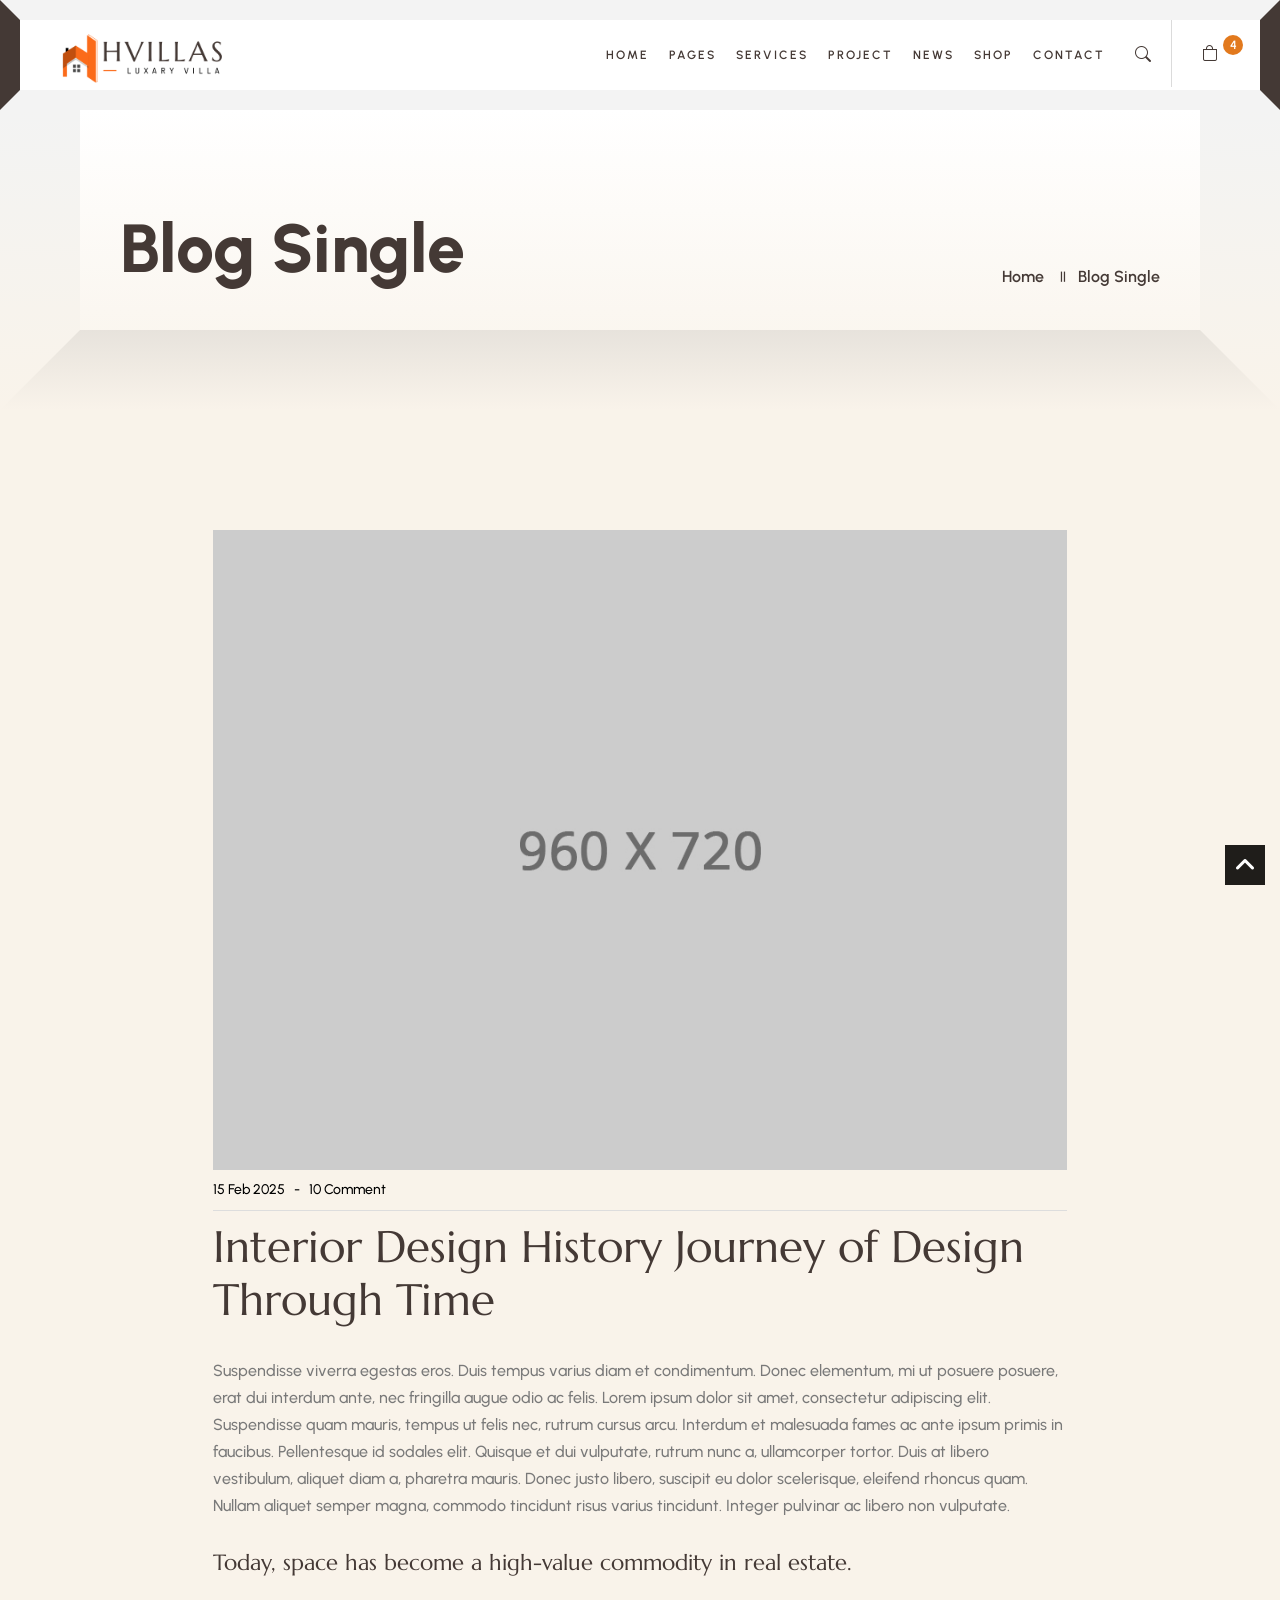
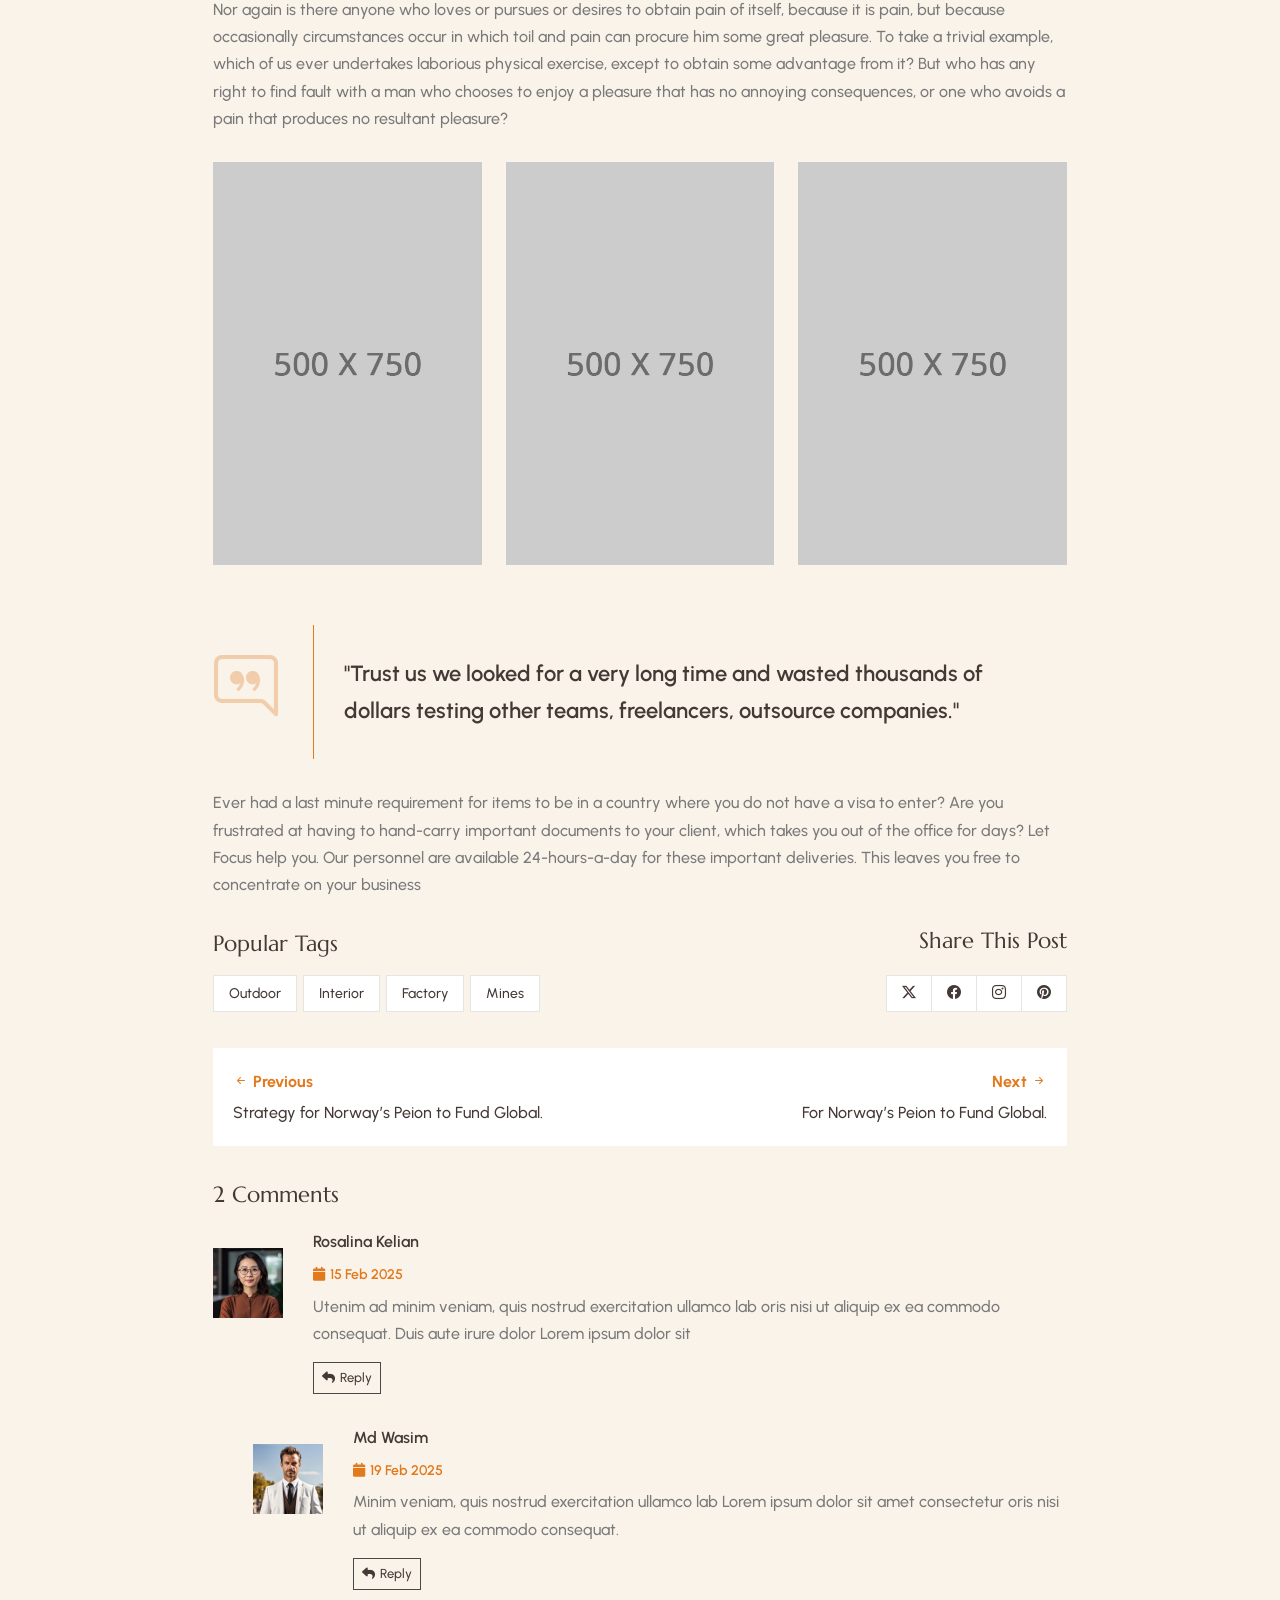
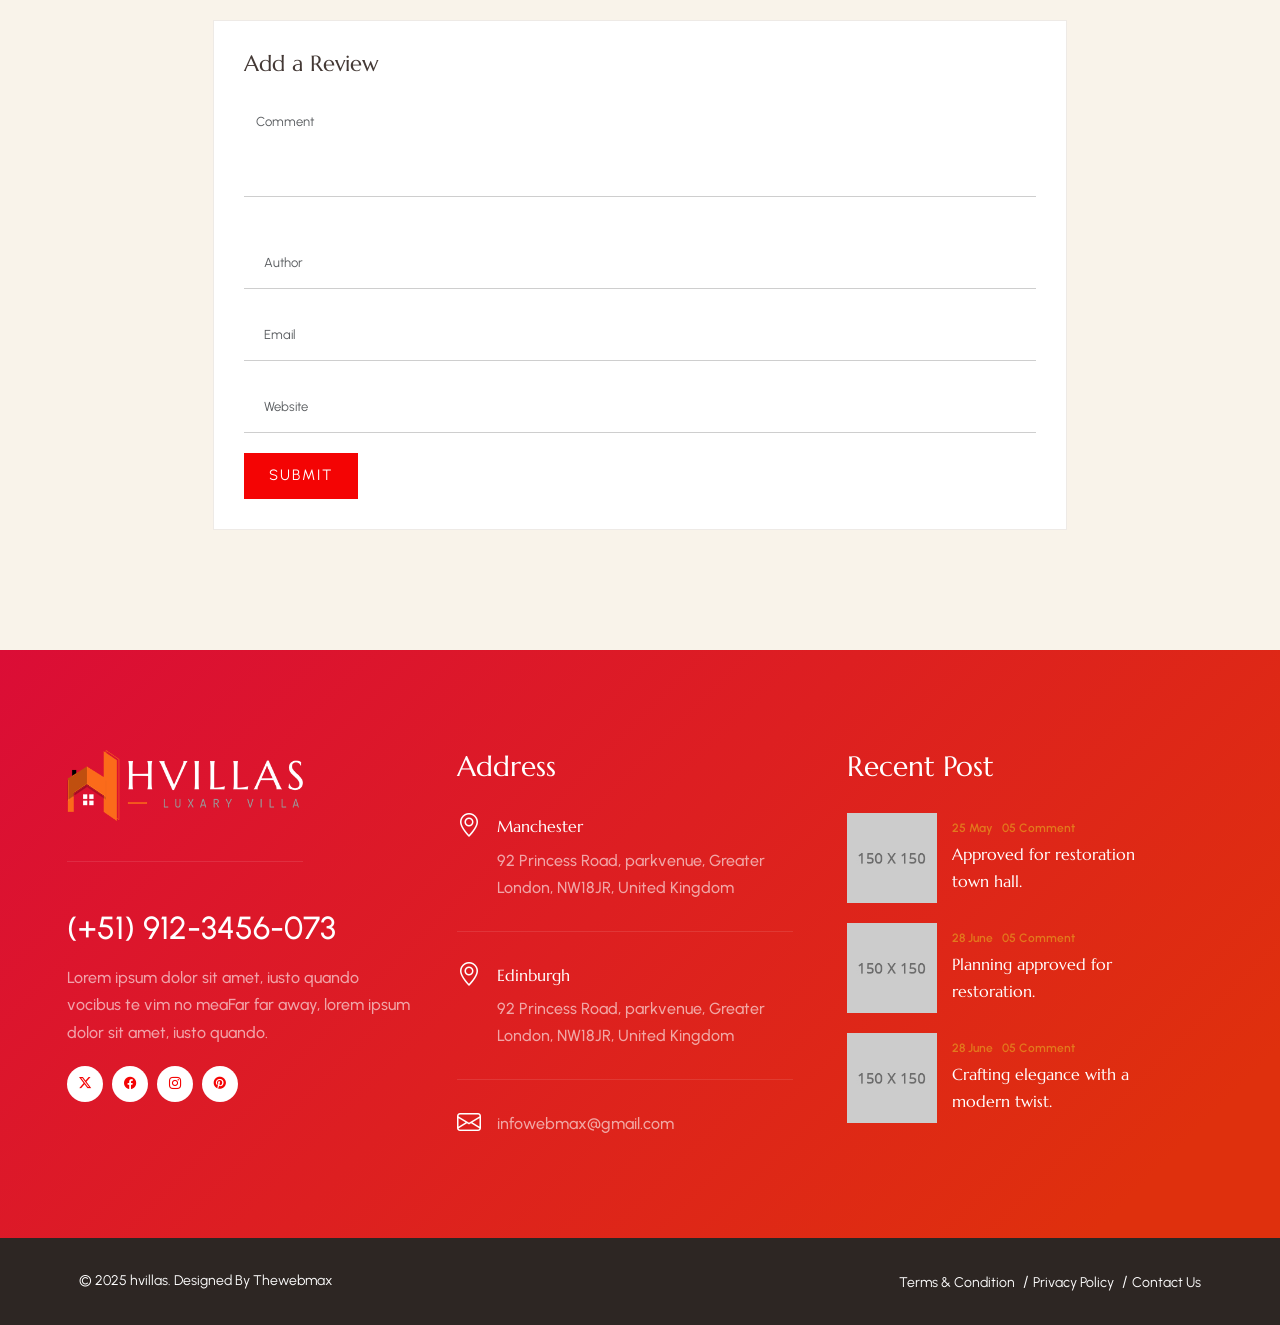
<file: blog-single.html>
<!DOCTYPE html>
<html lang="en">

<head>
	<!-- META -->
    <meta charset="utf-8">
    <meta http-equiv="X-UA-Compatible" content="IE=edge">
    <meta name="keywords" content="">
    <meta name="author" content="">
    <meta name="robots" content="">    
    <meta name="description" content="">
    
    <!-- FAVICONS ICON -->
    <link rel="icon" href="images/favicon.ico" type="image/x-icon">
    <link rel="shortcut icon" type="image/x-icon" href="images/favicon.png">
    
    <!-- PAGE TITLE HERE -->
    <title>Hvillas Template | Blog Detail</title>
    
    <!-- MOBILE SPECIFIC -->
    <meta name="viewport" content="width=device-width, initial-scale=1">

    <link rel="stylesheet"  href="css/bootstrap.min.css"><!-- BOOTSTRAP STYLE SHEET -->
    <link rel="stylesheet"  href="css/font-awesome.min.css"><!-- FONTAWESOME STYLE SHEET -->
    <link rel="stylesheet"  href="css/owl.carousel.min.css"><!-- OWL CAROUSEL STYLE SHEET -->
    <link rel="stylesheet"  href="css/magnific-popup.min.css"><!-- MAGNIFIC POPUP STYLE SHEET -->
    <link rel="stylesheet"  href="css/swiper-bundle.min.css"><!-- Link Swiper's CSS -->  
    <link rel="stylesheet"  href="css/style.css"><!-- MAIN STYLE SHEET -->
    <link rel="stylesheet"  href="css/bootstrap-icons.css"><!-- BOOTSTRAP ICON STYLE SHEET -->
    <link rel="stylesheet"  href="css/lc_lightbox.css"><!-- Lc light box popup -->     
    <link rel="stylesheet"  href="css/bootstrap-slider.min.css"><!-- Price Range Slider -->
    
</head>

<body>

<!-- LOADING AREA START ===== -->
<div class="loading-area">
    <div class="loading-box"></div>
    <div class="loading-pic">
        <div class="loader"></div>
    </div>
</div>
<!-- LOADING AREA  END ====== -->

<!-- Curser Pointer -->
<div class="cursor"></div>
<div class="cursor2"></div>

	<div class="page-wraper">
     
        <!-- HEADER START -->
        <header class="sticky-header site-header header-style-2 mobile-sider-drawer-menu">
            <div class="main-bar-wraper  navbar-expand-lg">
                <div class="main-bar">  
                                    
                    <div class="container-fluid clearfix"> 
                
                        <div class="logo-header">
                            <div class="logo-header-inner logo-header-one">
                                <a href="index.html">
                                <img src="images/logo-light.png" alt="">
                                </a>
                            </div>
                        </div>  


                        <ul class="company-site-info">
                            <li><i class="bi bi-phone"></i><span>(+070) 3856 456 364</span></li>
                            <li><i class="bi bi-envelope"></i><span>helpdomain@gmail.com</span></li>
                        </ul>

                        
                        <!-- NAV Toggle Button -->
                        <button id="mobile-side-drawer" data-target=".header-nav" data-toggle="collapse" type="button" class="navbar-toggler collapsed">
                            <span class="sr-only">Toggle navigation</span>
                            <span class="icon-bar icon-bar-first"></span>
                            <span class="icon-bar icon-bar-two"></span>
                            <span class="icon-bar icon-bar-three"></span>
                        </button> 

                        <!-- MAIN Vav -->
                        <div class="nav-animation header-nav navbar-collapse collapse d-flex justify-content-end">
                    
                            <ul class=" nav navbar-nav">
                                <li class="has-child"><a href="javascript:;">Home</a>
                                    <ul class="sub-menu">
                                        <li><a href="index.html">Home 1</a></li>
                                        <li><a href="index-2.html">Home 2</a></li>
                                        
                                    </ul>
                                </li>


                                <li class="has-child">
                                    <a href="javascript:;">Pages</a>
                                    <ul class="sub-menu">

                                        <li><a href="javascript:;">About</a>
                                            <ul class="sub-menu">
                                                <li><a href="about-1.html">About us 1</a></li>
                                                <li><a href="about-2.html">About us 2</a></li>
                                            </ul>
                                        </li>

                                        <li><a href="javascript:;">Team</a>
                                            <ul class="sub-menu">
                                                <li><a href="our-team.html">Team</a></li>
                                                <li><a href="our-team-detail.html">Team Detail</a></li>
                                            </ul>
                                        </li>

                                        <li><a href="faq.html">Faq</a></li>
                                        <li><a href="pricing.html">Pricing</a></li>
                                        <li><a href="error-404.html">Error-404</a></li>
                                                                                        
                                    </ul>                                
                                </li>

                                <li class="has-child"><a href="javascript:;">Services</a>
                                    <ul class="sub-menu">
                                        <li><a href="services.html">Services 1</a></li>
                                        <li><a href="services-2.html">Services 2</a></li>
                                        <li><a href="service-detail.html">Services Detail</a></li>
                                    </ul>                                                                 
                                </li>
                        
                                <li class="has-child"><a href="javascript:;">Project</a>
                                    <ul class="sub-menu">
                                        <li><a href="project-1.html">Projects 1</a></li>                                        
                                        <li><a href="project-2.html">Projects 2</a></li>
                                        <li><a href="project-single.html">Projects Single</a></li>                                        
                                    </ul>                                
                                </li>

                                
                        
                                <li class="has-child"><a href="javascript:;">News</a>
                                    <ul class="sub-menu">
                                        <li><a href="blog-grid.html">Blog Grid</a></li>                                        
                                        <li><a href="blog-list.html">Blog List</a></li>
                                        <li><a href="blog-masonry.html">Blog Masonry</a></li>
                                        <li><a href="blog-single.html">Blog Single</a></li>
                                    </ul>                                
                                </li>
                                <li class="has-child"><a href="javascript:;">Shop</a>
                                    <ul class="sub-menu">
                                        <li><a href="shop.html">Shop</a></li>                                        
                                        <li><a href="shop-detail.html">Shop Detail</a></li>
                                    </ul>                                
                                </li>                                                                
                                <li><a href="contact.html">Contact</a></li>  
                        
                            </ul>

                        </div>
                        
                        <!-- Header Right Section-->
                        <div class="extra-nav header-1-nav">
                            <div class="extra-cell one">
                                <div class="header-search">
                                    <a href="#search" class="header-search-icon"><i class="bi bi-search"></i></a>
                                </div>                                
                            </div>
                            <div class="extra-cell two h-cart-block">
                                <a href="javascript:;" class="wt-cart cart-btn navSidebar-button" title="Your Cart">
                                    <span class="link-inner">
                                        <span class="woo-cart-total"> </span>
                                        <span class="woo-cart-count">
                                            <i class="bi bi-bag"></i>
                                            <span class="shopping-bag wcmenucart-count ">4</span>
                                        </span>
                                    </span>
                                </a>
                            </div>
                        </div>

                        
                        
                        
                        <!-- SITE Search -->
                        <div id="search"> 
                            <span class="close-btn">X</span>
                            <form role="search" id="searchform" action="/search" method="get" class="radius-xl">
                                <div class="input-group">
                                    <input class="form-control" value="" name="q" type="search" placeholder="Search...">
                                    <span class="input-group-append">
                                        <button type="button" class="search-btn">
                                            <i class="bi bi-search"></i>
                                        </button>
                                    </span>
                                </div> 
                            </form>
                        </div> 

                    </div>    
                
                </div>
            </div>
            <!-- Sidebar popup Item -->
            <div class="xs-sidebar-group info-group">
                <div class="xs-overlay xs-bg-black"></div>
                <div class="xs-sidebar-widget">

                    <div class="sidebar-widget-container">
                        <div class="widget-heading">
                            <a href="#" class="close-side-widget">
                                <i class="bi bi-x-square-fill"></i>
                            </a>
                        </div>

                        <div class="sidebar-textwidget">

                            <!-- Sidebar Info Content -->
                            <div class="sidebar-info-contents">
                                <div class="content-inner">
                                    <div class="content-box">

                                        <div class="cart-dropdown-item-wraper">
                                            <div class="nav-cart-content">
                                                
                                                <div class="nav-cart-items">
                                                    <div class="nav-cart-item">
                                                        <div class="nav-cart-item-image">
                                                            <a href="shop-detail.html"><img src="images/cart/pic-1.jpg" alt="p-1"></a>
                                                        </div>
                                                        <div class="nav-cart-item-desc">
                                                            <span class="nav-cart-item-price"><strong>2</strong> x $ 19.99</span>
                                                            <a href="shop-detail.html">Potted plants with shelf and chair</a>
                                                            <a href="shop-detail.html" class="nav-cart-item-quantity radius-sm">x</a>
                                                        </div>
                                                    </div>
                                                    <div class="nav-cart-item">
                                                        <div class="nav-cart-item-image">
                                                            <a href="shop-detail.html"><img src="images/cart/pic-2.jpg" alt="p-2"></a>
                                                        </div>
                                                        <div class="nav-cart-item-desc">
                                                            <span class="nav-cart-item-price"><strong>1</strong> x $ 24.99</span>
                                                            <a href="shop-detail.html">Elegant plants decoration vase</a>
                                                            <a href="shop-detail.html" class="nav-cart-item-quantity radius-sm">x</a>
                                                        </div>
                                                    </div>
                                                    <div class="nav-cart-item">
                                                        <div class="nav-cart-item-image">
                                                            <a href="shop-detail.html"><img src="images/cart/pic-3.jpg" alt="p-1"></a>
                                                        </div>
                                                        <div class="nav-cart-item-desc">
                                                            <span class="nav-cart-item-price"><strong>2</strong> x $ 19.99</span>
                                                            <a href="shop-detail.html">Round plants decoration vase</a>
                                                            <a href="shop-detail.html" class="nav-cart-item-quantity radius-sm">x</a>
                                                        </div>
                                                    </div>
                                                    <div class="nav-cart-item">
                                                        <div class="nav-cart-item-image">
                                                            <a href="shop-detail.html"><img src="images/cart/pic-4.jpg" alt="p-2"></a>
                                                        </div>
                                                        <div class="nav-cart-item-desc">
                                                            <span class="nav-cart-item-price"><strong>1</strong> x $ 24.99</span>
                                                            <a href="shop-detail.html">Plant pot on stairs interior design</a>
                                                            <a href="shop-detail.html" class="nav-cart-item-quantity radius-sm">x</a>
                                                        </div>
                                                    </div>
                                                </div>

                                                <div class="nav-cart-title p-tb10 p-lr15 d-flex">
                                                    <h4  class="m-a0">Subtotal:</h4>
                                                    <h5 class="m-a0">$67.97</h5>
                                                </div>

                                                <div class="nav-cart-action d-flex justify-content-start">
                                                    <a href="shop-detail.html" class="site-button">View Cart</a>
                                                    <a href="shop-detail.html" class="site-button-secondry" >Checkout </a>
                                                </div>

                                            </div>
                                        </div> 
                                        
                                    </div>
                                </div>
                            </div>

                        </div>

                    </div>
                </div>
            </div>
            <!--End Sidebar popup Item -->
        </header>
        <!-- HEADER END -->

      
        <!-- CONTENT START -->
        <div class="page-content">

            <!-- INNER PAGE BANNER -->
            <div class="wt-bnr-inr overlay-wraper bg-center">
            	<div class="overlay-main innr-bnr-olay"></div>
                <div class="wt-bnr-inr-entry">
                    <div class="banner-title-outer">
                        <div class="banner-title-name">
                            <h2 class="wt-title">Blog Single</h2>
                        </div>
                        <!-- BREADCRUMB ROW -->                            
                        <div>
                            <ul class="wt-breadcrumb breadcrumb-style-2">
                                <li><a href="index.html">Home</a></li>
                                <li>Blog Single</li>
                            </ul>
                        </div>
                    </div>
                    <!-- BREADCRUMB ROW END -->                        
                </div>
            </div>
            <!-- INNER PAGE BANNER END -->  

            <!-- OUR BLOG START -->
            <div class="section-full  p-t120 p-b90">
                <div class="container">
                
                    <!-- BLOG SECTION START -->
                    <div class="section-content">
                        <div class="row d-flex justify-content-center">
                        
                            <div class="col-xl-9 col-lg-9 col-md-12  m-b30">
                                <!-- BLOG DETAIL START -->
                                <div class="blog-post-single-outer">
                                    <div class="blog-post-style-2 blog-post-single">                                    

                                        <div class="single-post-content">
                                            
                                            <img src="images/blog/blog-single/1.jpg" alt=""> 

                                            <div class="wt-post-meta">
                                                <ul>
                                                    <li class="post-date">15 Feb 2025</li>
                                                    <li class="post-comment">10 <span>Comment</span></li>
                                                </ul>
                                            </div>

                                            <div class="wt-post-title ">
                                                <h2 class="post-title">Interior Design History Journey of Design Through Time</h2>
                                            </div>

                                        </div>                                        

                                        <div class="wt-post-info">
                                            
                                            <div class="wt-post-discription">

                                                <p>Suspendisse viverra egestas eros. Duis tempus varius diam et condimentum. Donec elementum, mi ut posuere posuere, erat dui interdum ante, nec fringilla augue odio ac felis. Lorem ipsum dolor sit amet, consectetur adipiscing elit. Suspendisse quam mauris, tempus ut felis nec, rutrum cursus arcu. Interdum et malesuada fames ac ante ipsum primis in faucibus. Pellentesque id sodales elit. Quisque et dui vulputate, rutrum nunc a, ullamcorper tortor. Duis at libero vestibulum, aliquet diam a, pharetra mauris. Donec justo libero, suscipit eu dolor scelerisque, eleifend rhoncus quam. Nullam aliquet semper magna, commodo tincidunt risus varius tincidunt. Integer pulvinar ac libero non vulputate.</p>
                                                
                                                <h3 class="wt-title m-b20">Today, space has become a high-value commodity in real estate.</h3>
                                                
                                                <p>Nor again is there anyone who loves or pursues or desires to obtain pain of itself, because it is pain, but because occasionally circumstances occur in which toil and pain can procure him some great pleasure. To take a trivial example, which of us ever undertakes laborious physical exercise, except to obtain some advantage from it? But who has any right to find fault with a man who chooses to enjoy a pleasure that has no annoying consequences, or one who avoids a pain that produces no resultant pleasure?</p>

                                                <div class="twm-blg-sites-pics row">
                                                    <div class="col-lg-4 col-md-6 m-b30">
                                                        <div class="twm-blg-sites-pics-bx">
                                                            <img src="images/blog/blog-single/pic1.jpg" alt="#">
                                                        </div>
                                                    </div>
                                                    <div class="col-lg-4 col-md-6 m-b30">
                                                        <div class="twm-blg-sites-pics-bx">
                                                            <img src="images/blog/blog-single/pic2.jpg" alt="#">
                                                        </div>
                                                    </div>
                                                    <div class="col-lg-4 col-md-6 m-b30">
                                                        <div class="twm-blg-sites-pics-bx">
                                                            <img src="images/blog/blog-single/pic3.jpg" alt="#">
                                                        </div>
                                                    </div>
                                                </div>

                                                <blockquote>
                                                    <div class="quote-left">
                                                    <i class="bi bi-chat-right-quote"></i>  
                                                    </div>
                                                    "Trust us we looked for a very long time and wasted thousands of dollars testing other teams, freelancers, outsource companies." 
                                                </blockquote>

                                                <p>Ever had a last minute requirement for items to be in a country where you do not have a visa to enter? Are you frustrated at having to hand-carry important documents to your client, which takes
                                                you out of the office for days? Let Focus help you. Our personnel are available 24-hours-a-day for these important deliveries. This leaves you free to concentrate on your business
                                                </p>

                                            </div>  

                                        </div>

                                    </div>

                                    <div class="s-post-tag-share">
                                        <div class="s-post-tags">
                                            <h3 class="twm-title">Popular Tags</h3>
                                            <div class="tagcloud">
                                                <a href="services.html">Outdoor</a>
                                                <a href="services.html">Interior </a>
                                                <a href="services.html">Factory</a>
                                                <a href="services.html">Mines </a>                                         
                                            </div>
                                        </div>
                                    
                                        <div class="s-post-share">
                                            <h3 class="twm-title">Share This Post</h3>
                                            <div class="twm-social2">
                                                <ul>
                                                    <li><a href="https://www.x.com" class="tm-s-x"><i class="bi bi-twitter-x"></i></a></li>
                                                    <li><a href="https://www.facebook.com" class="tm-s-fb"><i class="bi bi-facebook"></i></a></li>
                                                    <li><a href="https://www.instagram.com" class="tm-s-in"><i class="bi bi-instagram"></i></a></li>
                                                    <li><a href="https://www.pinterest.com/" class="tm-s-pi"><i class="bi bi-pinterest"></i></a></li>
                                                </ul>
                                            </div>
                                        </div>
                                    </div>

                                    <div class="post-navigation">
                                        <div class="post-nav-links">
                                            <div class="post-nav-item nav-post-prev">
                                                <div class="nav-post-meta"> 
                                                    <a href="blog-list.html"><b><i class="bi bi-arrow-left-short"></i> Previous</b> Strategy for Norway’s Peion to Fund Global.</a>
                                                </div>
                                            </div>
                                            <div class="post-nav-item nav-post-next">
                                                <div class="nav-post-meta"> 
                                                    <a href="blog-list.html"><b>Next <i class="bi bi-arrow-right-short"></i></b> For Norway’s Peion to Fund Global.</a>
                                                </div>
                                            </div>
                                        </div>
                                    </div>                                

                                    <div class="twm-post-com-wrap">
                                        <div class="clear" id="comment-list">
                                            <div class="comments-area" id="comments">
                                                <h3 class="comments-title m-t0">2 Comments</h3>
                                                <div>
                                                    <!-- COMMENT LIST START -->
                                                    <ol class="comment-list">
                                                        <li class="comment">
                                                            <!-- COMMENT BLOCK -->
                                                            <div class="comment-body">
                                                                <div class="comment-author">
                                                                    <img class="avatar photo" src="images/testimonials/pic1.jpg" alt="">
                                                                    <cite class="fn">Rosalina Kelian</cite>
                                                                </div>                                                
                                                                <div class="comment-meta">
                                                                    <span><i class="fa fa-calendar"></i>15 Feb 2025</span>
                                                                </div>                                        
                                                                <p>Utenim ad minim veniam, quis nostrud exercitation ullamco lab oris nisi ut aliquip ex ea commodo consequat. Duis aute irure dolor Lorem ipsum dolor sit </p>
                                                                <div class="reply">
                                                                    <a href="javscript:;" class="comment-reply-link">
                                                                        <i class="fa fa-reply"></i>Reply
                                                                    </a>
                                                                </div>

                                                            </div>
                                                            <!-- SUB COMMENT BLOCK -->
                                                            <ol class="children">
                                                                <li class="comment odd parent">
                                                                
                                                                    <div class="comment-body">
                                                                        <div class="comment-author">
                                                                            <img class="avatar photo" src="images/testimonials/pic2.jpg" alt="">
                                                                            <cite class="fn">Md Wasim</cite>
                                                                            
                                                                        </div>                                                        
                                                                        <div class="comment-meta">
                                                                            <span><i class="fa fa-calendar"></i>19 Feb 2025</span>
                                                                        </div>                                                
                                                                        <p>Minim veniam, quis nostrud exercitation ullamco lab Lorem ipsum dolor sit amet consectetur oris nisi ut aliquip ex ea commodo consequat.</p>
                                                                        <div class="reply">
                                                                            <a href="javscript:;" class="comment-reply-link">
                                                                                <i class="fa fa-reply"></i>Reply
                                                                            </a>
                                                                        </div>
                                                                    </div>                                                        
                                                                    
                                                                </li>
                                                            </ol>
                                                        </li>
                                                                                                    
                                                    </ol>
                                                    <!-- COMMENT LIST END -->
                                                    
                                                    <!-- LEAVE A REPLY START -->
                                                    <div class="comment-respond m-t30" id="respond">
                        
                                                        <h2 class="comment-reply-title" id="reply-title">Add a Review
                                                            <small>
                                                                <a style="display:none;" href="#" id="cancel-comment-reply-link" rel="nofollow">Cancel reply</a>
                                                            </small>
                                                        </h2>
                        
                                                        <form class="comment-form" id="commentform" method="post">
                                                            <p class="comment-form-comment">
                                                                <label>Comment</label>
                                                                <textarea class="form-control" rows="8" name="comment" placeholder="Comment" id="comment"></textarea>
                                                            </p>
                                                            <p class="-author">
                                                                <label>Name <span class="required">*</span></label>
                                                                <input class="form-control" type="text" value="" name="user-comment" placeholder="Author" id="author">
                                                            </p>
                                                            
                                                            <p class="comment-form-email">
                                                                <label>Email <span class="required">*</span></label>
                                                                <input class="form-control" type="text" value="" name="email" placeholder="Email">
                                                            </p>
                                                            
                                                            <p class="comment-form-url">
                                                                <label>Website</label>
                                                                <input class="form-control" type="text" value="" name="url" placeholder="Website" id="url">
                                                            </p>
                                                            
                                                            
                                                            
                                                            <p class="form-submit">
                                                                <button class="site-button "  type="button">Submit</button>
                                                            </p>
                                                            
                                                        </form>
                        
                                                    </div>
                                                    <!-- LEAVE A REPLY END -->
                                                </div>
                                            </div>
                                        </div>
                                    </div>
                                </div>                             
                            </div> 
                                                        
                        </div>
                                                
                    </div>
                    
                </div>
                
            </div>   
            <!-- OUR BLOG END -->          
     
        </div>
        <!-- CONTENT END -->

        <!-- FOOTER START -->
        <footer class="site-footer footer-dark" >

            <!-- FOOTER BLOCKES START -->  
            <div class="footer-top">
                                                                            
                <div class="container">
                    <div class="row">

                        <div class="col-lg-4 col-md-12">
                            
                            <div class="widget widget_about">
                                <div class="logo-footer clearfix">
                                    <a href="index.html"><img src="images/logo-dark.png" alt=""></a>
                                </div>
                                <div class="call-us">
                                    <a href="tel:+216-761-8331">(+51) 912-3456-073</a>
                                </div>
                                <p>Lorem ipsum dolor sit amet, iusto quando  
                                    vocibus te vim no meaFar far away, lorem 
                                    ipsum dolor sit amet, iusto quando.
                                </p>
                                <ul class="social-icons">
                                    <li><a href="https://www.x.com"><i class="bi bi-twitter-x cursor-scale small"></i></a></li>
                                    <li><a href="https://www.facebook.com "><i class="bi bi-facebook cursor-scale small"></i></a></li>
                                    <li><a href="https://www.instagram.com"><i class="bi bi-instagram cursor-scale small"></i></a></li>
                                    <li><a href="https://www.pinterest.com/"><i class="bi bi-pinterest cursor-scale small"></i></a></li>
                                </ul>


                            </div>                            
                            
                        </div>

                                            
                    
                        <div class="col-lg-4 col-md-6">
                            <div class="widget f-top-space">
                                <h3 class="widget-title">Address</h3>
                                <ul class="widget_address"> 
                                    <li><i class="bi bi-geo-alt"></i>
                                        <span>Manchester</span>
                                        92 Princess Road, parkvenue, Greater
                                        London, NW18JR, United Kingdom
                                    </li>
                                    <li><i class="bi bi-geo-alt"></i>
                                        <span>Edinburgh</span>
                                        92 Princess Road, parkvenue, Greater
                                        London, NW18JR, United Kingdom
                                    </li>
                                    <li><i class="bi bi-envelope"></i>infowebmax@gmail.com</li>
                                </ul>  
                            </div>
                        </div>

                        <div class="col-lg-4 col-md-6">
                            <div class="widget f-top-space recent-posts-entry">
                                <h3 class="widget-title">Recent Post</h3>
                                <div class="section-content">
                                    <div class="widget-post-bx">
                                        <div class="widget-post clearfix">
                                            <div class="wt-post-media">
                                                <img src="images/blog/recent-blog/pic1.jpg" alt="">
                                            </div>
                                            <div class="wt-post-info">
                                                <div class="wt-post-meta">
                                                    <ul>
                                                        <li class="post-author">25 May</li>
                                                        <li class="post-comment">05 Comment</li>
                                                    </ul>
                                                </div>                                            
                                                <div class="wt-post-header">
                                                    <a href="blog-single.html" class="post-title">Approved for restoration town hall.</a>
                                                </div>
                                            </div>
                                        </div>
                                        <div class="widget-post clearfix">
                                            <div class="wt-post-media">
                                                <img src="images/blog/recent-blog/pic2.jpg" alt="">
                                            </div>
                                            <div class="wt-post-info">
                                                <div class="wt-post-meta">
                                                    <ul>
                                                        <li class="post-author">28 June</li>
                                                        <li class="post-comment">05 Comment</li>
                                                    </ul>
                                                </div>                                            
                                                <div class="wt-post-header">
                                                    <a href="blog-single.html" class="post-title">Planning approved for restoration.</a>
                                                </div>
                                            </div>
                                        </div>
                                        <div class="widget-post clearfix">
                                            <div class="wt-post-media">
                                                <img src="images/blog/recent-blog/pic3.jpg" alt="">
                                            </div>
                                            <div class="wt-post-info">
                                                <div class="wt-post-meta">
                                                    <ul>
                                                        <li class="post-author">28 June</li>
                                                        <li class="post-comment">05 Comment</li>
                                                    </ul>
                                                </div>                                            
                                                <div class="wt-post-header">
                                                    <a href="blog-single.html" class="post-title">Crafting elegance with a modern twist.</a>
                                                </div>
                                            </div>
                                        </div>
                                    </div>
                                </div>
                            </div>
                        </div>



                    </div>

                </div>
            </div>
            <!-- FOOTER COPYRIGHT -->
                                
            <div class="footer-bottom">
                <div class="container">
                    <div class="container">
                        <div class="footer-bottom-info d-flex justify-content-between">
                            <div class="wt-footer-bot-left">
                                <span class="copyrights-text">© 2025 hvillas. Designed By Thewebmax</span>
                            </div>
                            <div class="wt-footer-bot-right">
                                <ul class="copyrights-nav"> 
                                    <li><a href="about-2.html">Terms  &amp; Condition</a></li>
                                    <li><a href="faq.html">Privacy Policy</a></li>
                                    <li><a href="contact-1.html">Contact Us</a></li>
                                </ul>
                            </div>
                        </div>
                    </div>
                </div>   
            </div>   
    
        </footer>
        <!-- FOOTER END -->

        <!-- BUTTON TOP START -->
        <button class="scroltop"><span class="fa fa-angle-up  relative" id="btn-vibrate"></span></button>

 	</div>



<!-- JAVASCRIPT  FILES ========================================= --> 
<script  src="js/jquery-3.7.1.min.js"></script><!-- JQUERY.MIN JS -->
<script  src="js/popper.min.js"></script><!-- POPPER.MIN JS -->
<script  src="js/bootstrap.min.js"></script><!-- BOOTSTRAP.MIN JS -->
<script  src="js/magnific-popup.min.js"></script><!-- MAGNIFIC-POPUP JS -->
<script  src="js/waypoints.min.js"></script><!-- WAYPOINTS JS -->
<script  src="js/counterup.min.js"></script><!-- COUNTERUP JS -->

<script  src="js/isotope.pkgd.min.js"></script><!-- MASONRY  -->
<script  src="js/imagesloaded.pkgd.min.js"></script><!-- MASONRY  -->
<script  src="js/owl.carousel.min.js"></script><!-- OWL  SLIDER  -->
<script  src="js/theia-sticky-sidebar.js"></script><!-- STICKY SIDEBAR  -->
<script  src="js/jquery.bootstrap-touchspin.js"></script><!-- FORM JS -->

<script  src="js/lc_lightbox.lite.js" ></script><!-- IMAGE POPUP -->
<script  src="js/bootstrap-slider.min.js"></script><!-- Form js -->
<script  src="js/swiper-bundle.min.js"></script> <!-- Swiper JS -->
<script  src="js/img-parallax.js"></script>
<script src="js/wow.min.js"></script><!-- WOW ANIMATION JS -->

<!-- Title animation Js -->
<script  src="js/gsap.min.js"></script><!-- cursor -->
<script  src="js/custom.js"></script><!-- CUSTOM FUCTIONS  -->

</body>

</html>
</file>
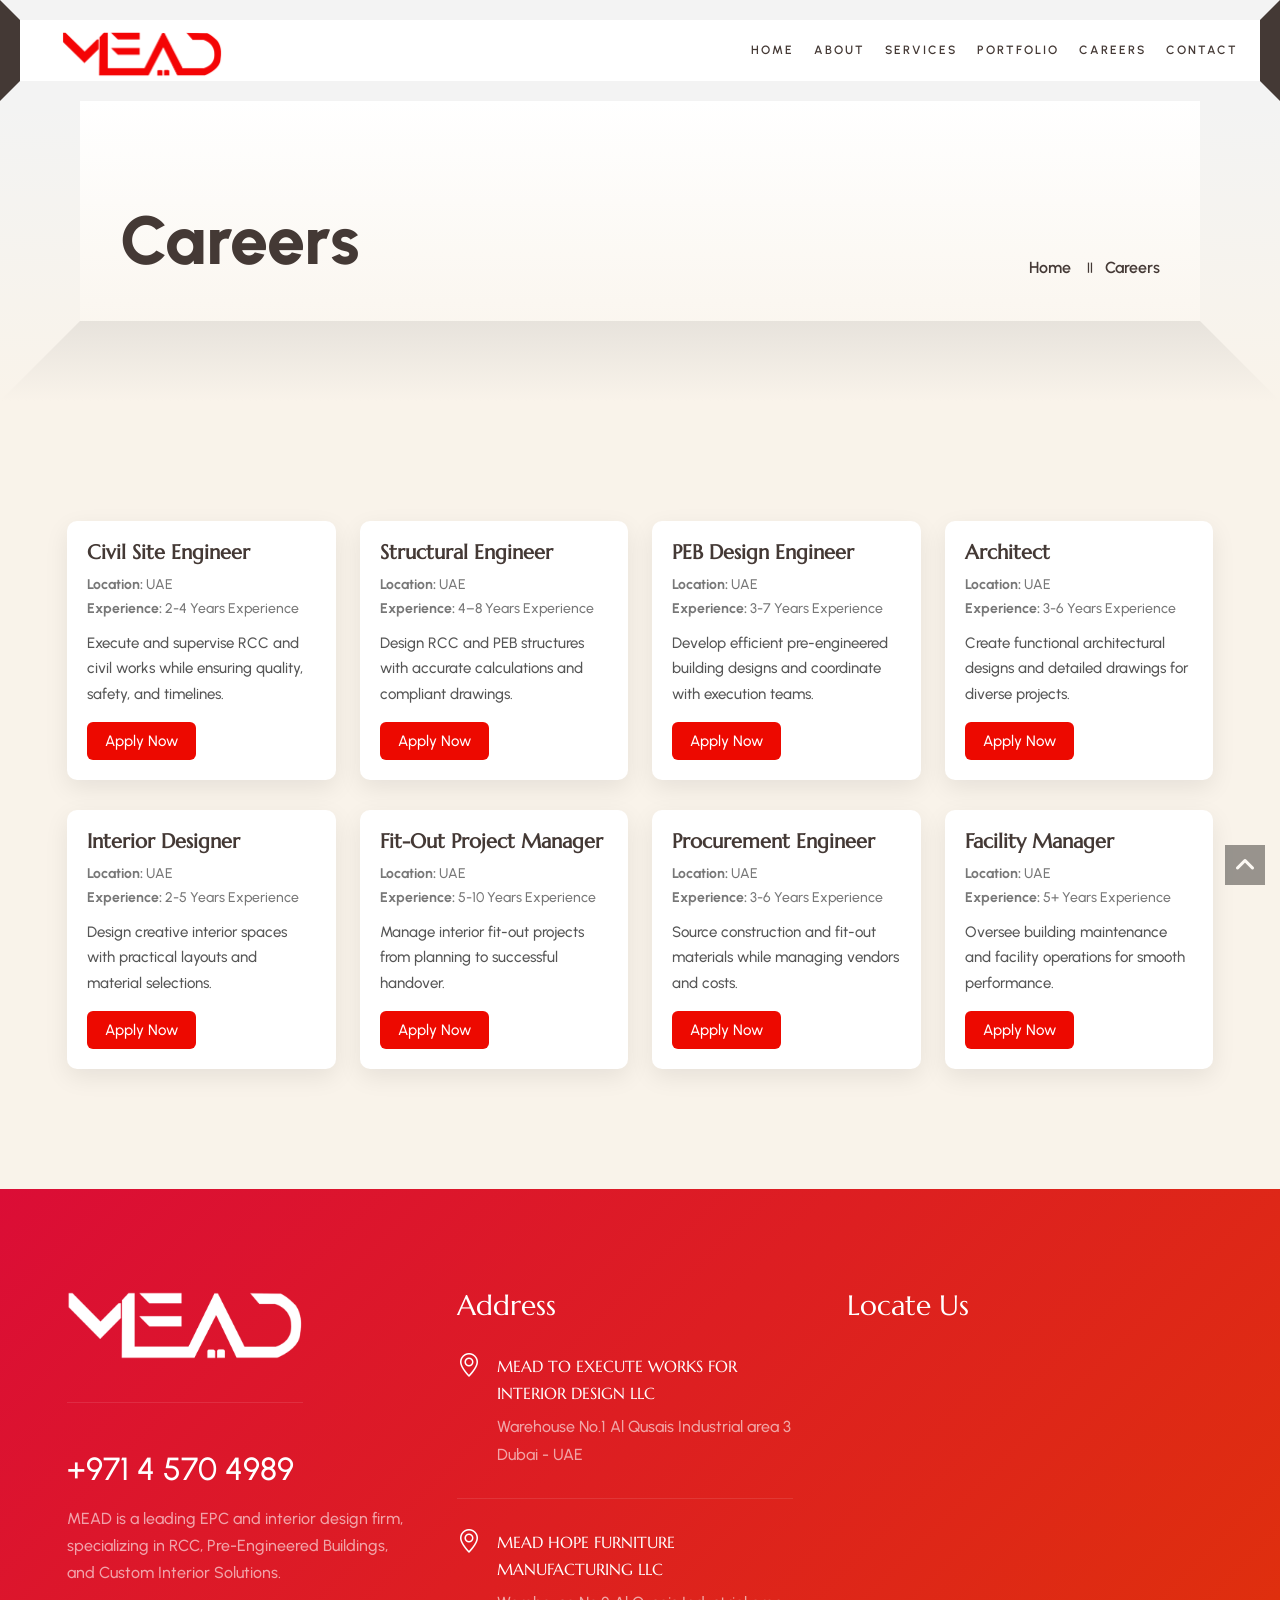
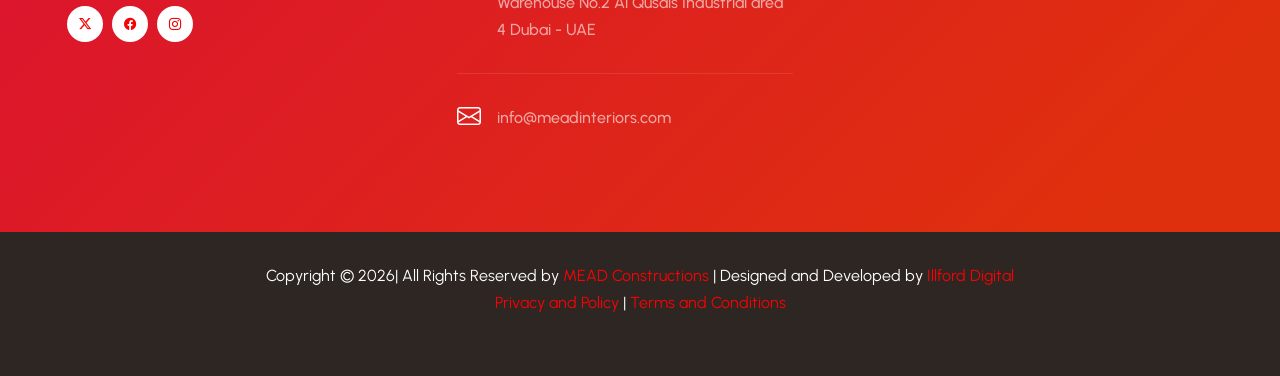
<file: career.html>
<!DOCTYPE html>
<html lang="en">

<head>
    <!-- META -->
    <meta charset="utf-8">
    <meta http-equiv="X-UA-Compatible" content="IE=edge">
    <meta name="keywords" content="">
    <meta name="author" content="">
    <meta name="robots" content="">
    <meta name="description" content="">

    <!-- FAVICONS ICON -->
    <!-- <link rel="icon" href="images/favicon.ico" type="image/x-icon">
    <link rel="shortcut icon" type="image/x-icon" href="images/favicon.png"> -->
    <link rel="apple-touch-icon" sizes="180x180" href="images/apple-touch-icon-v2.png">
    <link rel="icon" type="image/png" sizes="32x32" href="images/favicon-32x32-v2.png">
    <link rel="icon" type="image/png" sizes="16x16" href="images/favicon-16x16.png">

    <!-- PAGE TITLE HERE -->
    <title>MEAD</title>

    <!-- MOBILE SPECIFIC -->
    <meta name="viewport" content="width=device-width, initial-scale=1">

    <link rel="stylesheet" href="css/bootstrap.min.css"><!-- BOOTSTRAP STYLE SHEET -->
    <link rel="stylesheet" href="css/font-awesome.min.css"><!-- FONTAWESOME STYLE SHEET -->
    <link rel="stylesheet" href="css/owl.carousel.min.css"><!-- OWL CAROUSEL STYLE SHEET -->
    <link rel="stylesheet" href="css/magnific-popup.min.css"><!-- MAGNIFIC POPUP STYLE SHEET -->
    <link rel="stylesheet" href="css/swiper-bundle.min.css"><!-- Link Swiper's CSS -->
    <link rel="stylesheet" href="css/style.css"><!-- MAIN STYLE SHEET -->
    <link rel="stylesheet" href="css/bootstrap-icons.css"><!-- BOOTSTRAP ICON STYLE SHEET -->
    <link rel="stylesheet" href="css/lc_lightbox.css"><!-- Lc light box popup -->
    <link rel="stylesheet" href="css/bootstrap-slider.min.css"><!-- Price Range Slider -->
<style>
    .loading-area{
    position: fixed;
    inset: 0;
    background: #ffffff;
    display: flex;
    align-items: center;
    justify-content: center;
    z-index: 9999;
}

/* remove absolute positioning */
.loading-pic{
    position: relative;
}

/* Spinner */
.loader{
    width: 50px;
    height: 50px;
    border: 5px solid #f3f3f3;
    border-top: 5px solid #e10600;
    border-radius: 50%;
    animation: spin 1s linear infinite;
}

@keyframes spin{
    0%{ transform: rotate(0deg); }
    100%{ transform: rotate(360deg); }
}

.career-btn{
        background: #ed0900;  padding:7px 18px;    height: 38px;
}
.career-btn:hover {
    background: #ffffff;
    color: #ed0900;
    border: 1px solid #ed0900;
        padding:7px 18px;
}

.career-btn:focus {
    color:#ffffff;
}
</style>
</head>

<body>

    <!-- LOADING AREA START ===== -->
    <div class="loading-area">
        <div class="loading-box"></div>
        <div class="loading-pic">
            <div class="loader"></div>
        </div>
    </div>
    <!-- LOADING AREA  END ====== -->

    <!-- Curser Pointer -->
    <div class="cursor"></div>
    <div class="cursor2"></div>

    <div class="page-wraper">

        <!-- HEADER START -->
        <header class="sticky-header site-header header-style-2 mobile-sider-drawer-menu">
            <div class="main-bar-wraper  navbar-expand-lg">
                <div class="main-bar">

                    <div class="container-fluid clearfix">

                        <div class="logo-header">
                            <div class="logo-header-inner logo-header-one">
                                <a href="index.html">
                                    <img src="images/red-logo.png" alt="">
                                </a>
                            </div>
                        </div>


                        <ul class="company-site-info">
                            <li><i class="bi bi-phone"></i><a href="tel:+97145704989" style="cursor: pointer;">+971 4
                                    570 4989</a></li>
                            <li><i class="bi bi-envelope"></i><a href="mailto:info@meadinteriors.com"
                                    style="cursor: pointer;">info@meadinteriors.com</a></li>
                        </ul>


                        <!-- NAV Toggle Button -->
                        <button id="mobile-side-drawer" data-target=".header-nav" data-toggle="collapse" type="button"
                            class="navbar-toggler collapsed">
                            <span class="sr-only">Toggle navigation</span>
                            <span class="icon-bar icon-bar-first"></span>
                            <span class="icon-bar icon-bar-two"></span>
                            <span class="icon-bar icon-bar-three"></span>
                        </button>

                        <!-- MAIN Vav -->
                        <div class="nav-animation header-nav navbar-collapse collapse d-flex justify-content-end">

                           <ul class=" nav navbar-nav">
                                <li><a href="index.html">Home</a></li>
                                <li><a href="about.html">About</a></li>
                                        <!-- <li class="menu-arrow"><a href="services.html">Services</a></li> -->

                                   <!-- <li class="has-child"><a href="javascript:;">Interiors</a>
                                    <ul class="sub-menu">
                                        <li><a href="service-detail.html">Interior Design</a></li>
                                        <li><a href="service-detail.html">Smart Space</a></li>
                                      <li><a href="service-detail.html">Furnture</a></li>
                                      <li><a href="service-detail.html">Joinery</a></li>
                                    </ul>                                                                 
                                </li>
                                   <li class="has-child"><a href="javascript:;">Construction</a>
                                    <ul class="sub-menu">
                                        <li><a href="service-detail.html">Engineering, Procurement & Construction (EPC)</a></li>
                                        <li><a href="service-detail.html">Pre-Engineered Building (PEB) Systems</a></li>
                                        <li><a href="service-detail.html">Civil & Structural Works</a></li>
                                        <li><a href="service-detail.html">Architecture & Design</a></li>
                                        <li><a href="service-detail.html">Interior Design & Fit-Out</a></li>
                                        <li><a href="service-detail.html">Maintenance & Facility Management</a></li>
                                    </ul>                                                                 
                                </li> -->


                                  <li class="has-child">
                                    <a href="javascript:;">Services</a>
                                    <ul class="sub-menu">

                                        <li><a href="javascript:;">Interiors</a>
                                            <ul class="sub-menu">
                                                <li><a href="interiors.html#residential-interior-design">Residential Interior Design</a></li>
                                                <li><a href="interiors.html#commercial-interior-fit-outs">Commercial Interior Fit-Outs</a></li>
                                                  <li><a href="interiors.html#modular-kitchen-solutions">Modular Kitchen Solutions</a></li>
                                                    <li><a href="interiors.html#bedroom-and-wardrobe-design">Bedroom & Wardrobe Design</a></li>
                                                      <li><a href="interiors.html#false-ceiling-and-lighting-design">False Ceiling & Lighting Design</a></li>
                                                        <li><a href="interiors.html#renovation-and-remodeling-services">Renovation & Remodeling Services</a></li>
                                            </ul>
                                        </li>

                                        <li><a href="javascript:;">Constructions</a>
                                            <ul class="sub-menu">
                                                <li><a href="constructions.html#residential-construction">Residential Construction</a></li>
                                                <li><a href="constructions.html#commercial-construction">Commercial Construction</a></li>
                                                   <li><a href="constructions.html#turnkey-construction-projects">Turnkey Construction Projects</a></li>
                                                      <li><a href="constructions.html#structural-and-civil-works">Structural & Civil Works</a></li>
                                                         <li><a href="constructions.html#renovation-and-extension-projects">Renovation & Extension Projects</a></li>
                                                          <li><a href="constructions.html#project-management-and-consulting">Project Management & Consulting</a></li>
                                            </ul>
                                        </li>                                              
                                    </ul>                                
                                </li>



                                <li><a href="project.html">Portfolio</a></li>
                                <li><a href="career.html">Careers</a></li>
                                
                                <li><a href="contact.html">Contact</a></li>

                                </ul>  

                        </div>


                                <!-- SITE Search -->
                                <div id="search">
                                    <span class="close-btn">X</span>
                                    <form role="search" id="searchform" action="/search" method="get" class="radius-xl">
                                        <div class="input-group">
                                            <input class="form-control" value="" name="q" type="search"
                                                placeholder="Search...">
                                            <span class="input-group-append">
                                                <button type="button" class="search-btn">
                                                    <i class="bi bi-search"></i>
                                                </button>
                                            </span>
                                        </div>
                                    </form>
                                </div>

                        </div>

                    </div>
                </div>
                <!-- Sidebar popup Item -->
                <!-- <div class="xs-sidebar-group info-group">
                <div class="xs-overlay xs-bg-black"></div>
                <div class="xs-sidebar-widget">

                    <div class="sidebar-widget-container">
                        <div class="widget-heading">
                            <a href="#" class="close-side-widget">
                                <i class="bi bi-x-square-fill"></i>
                            </a>
                        </div>

                        <div class="sidebar-textwidget"> -->

                <!-- Sidebar Info Content -->
                <!-- <div class="sidebar-info-contents">
                                <div class="content-inner">
                                    <div class="content-box">

                                        <div class="cart-dropdown-item-wraper">
                                            <div class="nav-cart-content">
                                                
                                                <div class="nav-cart-items">
                                                    <div class="nav-cart-item">
                                                        <div class="nav-cart-item-image">
                                                            <a href="shop-detail.html"><img src="images/cart/pic-1.jpg" alt="p-1"></a>
                                                        </div>
                                                        <div class="nav-cart-item-desc">
                                                            <span class="nav-cart-item-price"><strong>2</strong> x $ 19.99</span>
                                                            <a href="shop-detail.html">Potted plants with shelf and chair</a>
                                                            <a href="shop-detail.html" class="nav-cart-item-quantity radius-sm">x</a>
                                                        </div>
                                                    </div>
                                                    <div class="nav-cart-item">
                                                        <div class="nav-cart-item-image">
                                                            <a href="shop-detail.html"><img src="images/cart/pic-2.jpg" alt="p-2"></a>
                                                        </div>
                                                        <div class="nav-cart-item-desc">
                                                            <span class="nav-cart-item-price"><strong>1</strong> x $ 24.99</span>
                                                            <a href="shop-detail.html">Elegant plants decoration vase</a>
                                                            <a href="shop-detail.html" class="nav-cart-item-quantity radius-sm">x</a>
                                                        </div>
                                                    </div>
                                                    <div class="nav-cart-item">
                                                        <div class="nav-cart-item-image">
                                                            <a href="shop-detail.html"><img src="images/cart/pic-3.jpg" alt="p-1"></a>
                                                        </div>
                                                        <div class="nav-cart-item-desc">
                                                            <span class="nav-cart-item-price"><strong>2</strong> x $ 19.99</span>
                                                            <a href="shop-detail.html">Round plants decoration vase</a>
                                                            <a href="shop-detail.html" class="nav-cart-item-quantity radius-sm">x</a>
                                                        </div>
                                                    </div>
                                                    <div class="nav-cart-item">
                                                        <div class="nav-cart-item-image">
                                                            <a href="shop-detail.html"><img src="images/cart/pic-4.jpg" alt="p-2"></a>
                                                        </div>
                                                        <div class="nav-cart-item-desc">
                                                            <span class="nav-cart-item-price"><strong>1</strong> x $ 24.99</span>
                                                            <a href="shop-detail.html">Plant pot on stairs interior design</a>
                                                            <a href="shop-detail.html" class="nav-cart-item-quantity radius-sm">x</a>
                                                        </div>
                                                    </div>
                                                </div>

                                                <div class="nav-cart-title p-tb10 p-lr15 d-flex">
                                                    <h4  class="m-a0">Subtotal:</h4>
                                                    <h5 class="m-a0">$67.97</h5>
                                                </div>

                                                <div class="nav-cart-action d-flex justify-content-start">
                                                    <a href="shop-detail.html" class="site-button">View Cart</a>
                                                    <a href="shop-detail.html" class="site-button-secondry" >Checkout </a>
                                                </div>

                                            </div>
                                        </div> 
                                        
                                    </div>
                                </div>
                            </div> -->

                <!-- </div>

                    </div>
                </div>
            </div> -->
                <!--End Sidebar popup Item -->
        </header>
        <!-- HEADER END -->


        <!-- CONTENT START -->
        <div class="page-content">

            <!-- INNER PAGE BANNER -->
            <div class="wt-bnr-inr overlay-wraper bg-center">
                <div class="overlay-main innr-bnr-olay"></div>
                <div class="wt-bnr-inr-entry">
                    <div class="banner-title-outer">
                        <div class="banner-title-name">
                            <h2 class="wt-title">Careers</h2>
                        </div>
                        <!-- BREADCRUMB ROW -->
                        <div>
                            <ul class="wt-breadcrumb breadcrumb-style-2">
                                <li><a href="index.html">Home</a></li>
                                <li>Careers</li>
                            </ul>
                        </div>
                    </div>
                    <!-- BREADCRUMB ROW END -->
                </div>
            </div>
            <!-- INNER PAGE BANNER END -->

            <!-- Project 2 SECTION START -->
            <div class="section-full p-t120 p-b90">
                <div class="container">
                    <!-- PAGINATION START -->
                    <!-- <div class="filter-wrap">
                        <ul class="masonry-filter">
                            <li class="active"><a data-filter="*" href="#">All</a></li>
                            <li><a data-filter=".cat-1" href="#">Residetial</a></li>
                            <li><a data-filter=".cat-2" href="#">Commercial</a></li>
                            <li><a data-filter=".cat-3" href="#">Industrial</a></li>
                            <li><a data-filter=".cat-4" href="#">Architecture</a></li>
                            <li><a data-filter=".cat-5" href="#">Plumbing</a></li>
                        </ul>
                    </div> -->
                    <!-- PAGINATION END -->

                    <!-- PROJECT CONTENT START -->
                    <div class="masonry-wrap row clearfix d-flex justify-content-center flex-wrap">

                        <!-- JOB 1 -->
                        <div class="masonry-item col-xl-3 col-lg-4 col-md-6 m-b30">
                            <div class="career-card">
                                <!-- <div class="career-img">
                                    <img src="images/careers/frontend.jpg" alt="Frontend Developer">
                                </div> -->
                                <div class="career-content">
                                    <h3 class="career-title">Civil Site Engineer</h3>
                                    <p class="career-meta">
                                        <b>Location:</b> UAE <br>
                                        <b>Experience:</b> 2-4 Years Experience
                                    </p>
                                    <p class="career-desc">
                                        Execute and supervise RCC and civil works while ensuring quality, safety, and
                                        timelines.
                                    </p>
                                    <a href="javascript:;" data-name="Civil Site Engineer" data-bs-toggle="modal" data-bs-target="#applyNowModal" class="career-btn services-two__btn">Apply Now</a>
                                </div>
                            </div>
                        </div>

                        <!-- JOB 2 -->
                        <div class="masonry-item col-xl-3 col-lg-4 col-md-6 m-b30">
                            <div class="career-card">
                                <!-- <div class="career-img">
                                    <img src="images/careers/uiux.jpg" alt="UI UX Designer">
                                </div> -->
                                <div class="career-content">
                                    <h3 class="career-title">Structural Engineer</h3>
                                    <p class="career-meta">
                                        <b>Location:</b> UAE <br>
                                        <b>Experience:</b> 4–8 Years Experience
                                    </p>
                                    <p class="career-desc">
                                        Design RCC and PEB structures with accurate calculations and compliant drawings.
                                    </p>
                                    <a href="javascript:;" data-name="Structural Engineer" data-bs-toggle="modal" data-bs-target="#applyNowModal" class="career-btn services-two__btn">Apply Now</a>
                                </div>
                            </div>
                        </div>

                        <!-- JOB 3 -->
                        <div class="masonry-item col-xl-3 col-lg-4 col-md-6 m-b30">
                            <div class="career-card">
                                <!-- <div class="career-img">
                                    <img src="images/careers/marketing.jpg" alt="Digital Marketing Executive">
                                </div> -->
                                <div class="career-content">
                                    <h3 class="career-title">PEB Design Engineer</h3>
                                    <p class="career-meta">
                                        <b>Location:</b> UAE <br>
                                        <b>Experience:</b> 3-7 Years Experience
                                    </p>
                                    <p class="career-desc">
                                        Develop efficient pre-engineered building designs and coordinate with execution
                                        teams.
                                    </p>
                                   <a href="javascript:;" data-name="PEB Design Engineer" data-bs-toggle="modal" data-bs-target="#applyNowModal" class="career-btn services-two__btn">Apply Now</a>
                                </div>
                            </div>
                        </div>

                        <!-- JOB 4 -->
                        <div class="masonry-item col-xl-3 col-lg-4 col-md-6 m-b30">
                            <div class="career-card">
                                <!-- <div class="career-img">
                                    <img src="images/careers/hr.jpg" alt="HR Executive">
                                </div> -->
                                <div class="career-content">
                                    <h3 class="career-title">Architect</h3>
                                    <p class="career-meta">
                                        <b>Location:</b> UAE <br>
                                        <b>Experience:</b> 3-6 Years Experience
                                    </p>
                                    <p class="career-desc">
                                        Create functional architectural designs and detailed drawings for diverse
                                        projects.
                                    </p>
                                    <a href="javascript:;" data-name="Architect" data-bs-toggle="modal" data-bs-target="#applyNowModal" class="career-btn services-two__btn">Apply Now</a>
                                </div>
                            </div>
                        </div>


                        <!-- JOB 5 -->
                        <div class="masonry-item col-xl-3 col-lg-4 col-md-6 m-b30">
                            <div class="career-card">
                                <!-- <div class="career-img">
                                    <img src="images/careers/hr.jpg" alt="HR Executive">
                                </div> -->
                                <div class="career-content">
                                    <h3 class="career-title">Interior Designer</h3>
                                    <p class="career-meta">
                                        <b>Location:</b> UAE <br>
                                        <b>Experience:</b> 2-5 Years Experience
                                    </p>
                                    <p class="career-desc">
                                        Design creative interior spaces with practical layouts and material selections.
                                    </p>
                                    <a href="javascript:;" data-name="Interior Designer" data-bs-toggle="modal" data-bs-target="#applyNowModal" class="career-btn services-two__btn">Apply Now</a>
                                </div>
                            </div>
                        </div>



                        <!-- JOB 6 -->
                        <div class="masonry-item col-xl-3 col-lg-4 col-md-6 m-b30">
                            <div class="career-card">
                                <!-- <div class="career-img">
                                    <img src="images/careers/hr.jpg" alt="HR Executive">
                                </div> -->
                                <div class="career-content">
                                    <h3 class="career-title">Fit-Out Project Manager</h3>
                                    <p class="career-meta">
                                        <b>Location:</b> UAE <br>
                                        <b>Experience:</b> 5-10 Years Experience
                                    </p>
                                    <p class="career-desc">
                                        Manage interior fit-out projects from planning to successful handover.
                                    </p>
                                   <a href="javascript:;" data-name="Fit-Out Project Manager" data-bs-toggle="modal" data-bs-target="#applyNowModal" class="career-btn services-two__btn">Apply Now</a>
                                </div>
                            </div>
                        </div>


                        <!-- JOB 7 -->
                        <div class="masonry-item col-xl-3 col-lg-4 col-md-6 m-b30">
                            <div class="career-card">
                                <!-- <div class="career-img">
                                    <img src="images/careers/hr.jpg" alt="HR Executive">
                                </div> -->
                                <div class="career-content">
                                    <h3 class="career-title">Procurement Engineer</h3>
                                    <p class="career-meta">
                                        <b>Location:</b> UAE <br>
                                        <b>Experience:</b> 3-6 Years Experience
                                    </p>
                                    <p class="career-desc">
                                        Source construction and fit-out materials while managing vendors and costs.
                                    </p>
                                   <a href="javascript:;" data-name="Procurement Engineer" data-bs-toggle="modal" data-bs-target="#applyNowModal" class="career-btn services-two__btn">Apply Now</a>
                                </div>
                            </div>
                        </div>



                        <!-- JOB 8 -->
                        <div class="masonry-item col-xl-3 col-lg-4 col-md-6 m-b30">
                            <div class="career-card">
                                <!-- <div class="career-img">
                                    <img src="images/careers/hr.jpg" alt="HR Executive">
                                </div> -->
                                <div class="career-content">
                                    <h3 class="career-title">Facility Manager</h3>
                                    <p class="career-meta">
                                        <b>Location:</b> UAE <br>
                                        <b>Experience:</b> 5+ Years Experience
                                    </p>
                                    <p class="career-desc">
                                        Oversee building maintenance and facility operations for smooth performance.
                                    </p>
                                     <a href="javascript:;" data-name="Facility Manager" data-bs-toggle="modal" data-bs-target="#applyNowModal" class="career-btn services-two__btn">Apply Now</a>
                                </div>
                            </div>
                        </div>

                    </div>

                    <!-- PROJECT CONTENT END -->
                </div>
            </div>





        </div>
        <!-- CONTENT END -->

        <!-- FOOTER START -->
        <footer class="site-footer footer-dark">

            <!-- FOOTER BLOCKES START -->
            <div class="footer-top">

                <div class="container">
                    <div class="row">

                        <div class="col-lg-4 col-md-12">

                            <div class="widget widget_about">
                                <div class="logo-footer clearfix">
                                    <a href="index.html"><img src="images/logo-white.png" alt=""></a>
                                </div>
                                <div class="call-us">
                                    <a href="tel:+97145704989">+971 4 570 4989</a>
                                </div>
                                <p>MEAD is a leading EPC and interior design firm, specializing in RCC, Pre-Engineered Buildings, and Custom Interior Solutions.
                                </p>
                                <ul class="social-icons">
                                    <li><a href="https://www.x.com"><i
                                                class="bi bi-twitter-x cursor-scale small"></i></a></li>
                                    <li><a href="https://www.facebook.com "><i
                                                class="bi bi-facebook cursor-scale small"></i></a></li>
                                    <li><a href="https://www.instagram.com"><i
                                                class="bi bi-instagram cursor-scale small"></i></a></li>
                                    
                                </ul>


                            </div>

                        </div>



                        <div class="col-lg-4 col-md-6">
                            <div class="widget f-top-space">
                                <h3 class="widget-title">Address</h3>
                                <ul class="widget_address">
                                    <li><i class="bi bi-geo-alt"></i>
                                        <span> MEAD TO EXECUTE WORKS FOR INTERIOR DESIGN LLC</span>
                                        Warehouse No.1
                                        Al Qusais Industrial area 3
                                        Dubai - UAE
                                    </li>
                                    <li><i class="bi bi-geo-alt"></i>
                                        <span>MEAD HOPE FURNITURE MANUFACTURING LLC</span>
                                        Warehouse No.2
                                        Al Qusais Industrial area 4
                                        Dubai - UAE
                                    </li>
                                    <li><i class="bi bi-envelope"></i>info@meadinteriors.com</li>
                                </ul>
                            </div>
                        </div>

                        <!-- <div class="col-lg-4 col-md-6">
                            <div class="widget f-top-space recent-posts-entry">
                                <h3 class="widget-title">Recent Post</h3>
                                <div class="section-content">
                                    <div class="widget-post-bx">
                                        <div class="widget-post clearfix">
                                            <div class="wt-post-media">
                                                <img src="images/blog/recent-blog/pic1.jpg" alt="">
                                            </div>
                                            <div class="wt-post-info">
                                                <div class="wt-post-meta">
                                                    <ul>
                                                        <li class="post-author">25 May</li>
                                                        <li class="post-comment">05 Comment</li>
                                                    </ul>
                                                </div>
                                                <div class="wt-post-header">
                                                    <a href="blog-single.html" class="post-title">Approved for
                                                        restoration town hall.</a>
                                                </div>
                                            </div>
                                        </div>
                                        <div class="widget-post clearfix">
                                            <div class="wt-post-media">
                                                <img src="images/blog/recent-blog/pic2.jpg" alt="">
                                            </div>
                                            <div class="wt-post-info">
                                                <div class="wt-post-meta">
                                                    <ul>
                                                        <li class="post-author">28 June</li>
                                                        <li class="post-comment">05 Comment</li>
                                                    </ul>
                                                </div>
                                                <div class="wt-post-header">
                                                    <a href="blog-single.html" class="post-title">Planning approved for
                                                        restoration.</a>
                                                </div>
                                            </div>
                                        </div>
                                        <div class="widget-post clearfix">
                                            <div class="wt-post-media">
                                                <img src="images/blog/recent-blog/pic3.jpg" alt="">
                                            </div>
                                            <div class="wt-post-info">
                                                <div class="wt-post-meta">
                                                    <ul>
                                                        <li class="post-author">28 June</li>
                                                        <li class="post-comment">05 Comment</li>
                                                    </ul>
                                                </div>
                                                <div class="wt-post-header">
                                                    <a href="blog-single.html" class="post-title">Crafting elegance with
                                                        a modern twist.</a>
                                                </div>
                                            </div>
                                        </div>
                                    </div>
                                </div>
                            </div>
                        </div> -->


                        <div class="col-lg-4 col-md-6">
                            <div class="widget f-top-space">
                                <h3 class="widget-title"> Locate Us</h3><br>
                                <div class="responsive-map">
                                    <iframe
                                        src="https://www.google.com/maps/embed?pb=!1m18!1m12!1m3!1d28857.8201841703!2d55.37491540217954!3d25.296558725775512!2m3!1f0!2f0!3f0!3m2!1i1024!2i768!4f13.1!3m3!1m2!1s0x3e5f43c7c1f4dc7f%3A0x498b988a3151ed4c!2sMEAD%20Interior%20Design%20LLC!5e0!3m2!1sen!2sin!4v1760689233548!5m2!1sen!2sin"
                                        allowfullscreen="" loading="lazy"
                                        referrerpolicy="no-referrer-when-downgrade"></iframe>
                                </div>


                            </div>
                        </div>



                    </div>

                </div>
            </div>
            <!-- FOOTER COPYRIGHT -->

            <div class="footer-bottom">
                <div class="container">
                    <div class="container">
                        <div class="footer-bottom-info d-flex justify-content-center">
                            <div class="ftex">
                                <span class="copyrights-text">Copyright ©
                                    <script>document.write(new Date().getFullYear());</script>| All Rights Reserved by
                                    <a href="#">MEAD Constructions</a> | Designed and Developed by <a
                                        href="https://illforddigital.com/">Illford
                                        Digital</a><br> <a href="#" title="">Privacy and
                                        Policy</a> | <a href="#" title="">Terms and
                                        Conditions</a>
                            </div>
                        </div>
                    </div>
                </div>
            </div>

        </footer>
        <!-- FOOTER END -->


        <!-- BUTTON TOP START -->
        <button class="scroltop"><span class="fa fa-angle-up  relative" id="btn-vibrate"></span></button>

    </div>



    <!-- JAVASCRIPT  FILES ========================================= -->


    
<style>
.section-title__title {
    color: #1f2933;
}
.services-two__btn{font-size:15px;}
    /* .services-two__btn{ background-color: #21592c !important;color:white !important;} */
.modal-footer{    justify-content: center;
    }
    .modal-header{
       background-color:#ed0900 !important; 
    }
     .modal-header h5{
        color:#ffffff;
		font-size: 23px;
     }
     .call-one{
        background-color: #ed0900 ;
            margin-bottom: 100px;
     }
     .call-one__call-number a i{
        background-color: #ed0900 ;
     }
     .btn-close{opacity: 1;}





	 .modal{z-index: 999999;}
    </style>

<div class="modal fade" id="applyNowModal" tabindex="-1" aria-labelledby="applyNowLabel" aria-hidden="true">
  <div class="modal-dialog modal-lg modal-dialog-centered">
    <div class="modal-content shadow-lg border-0">

      <!-- Modal Header -->
<div class="modal-header bg-primary text-white position-relative justify-content-center">
    <h5 class="modal-title text-center" id="applyNowLabel">Career Application</h5>
    <button type="button"
            class="btn-close btn-close-white position-absolute end-0 me-3"
            data-bs-dismiss="modal"></button>
</div>



      <!-- Modal Body -->
      <div class="modal-body p-4">
        <style>
            .form-control {
                    height: 39px;
    display: block;
    width: 100%;
    padding: .375rem .75rem;
    font-size: 1rem;
    font-weight: 400;
    line-height: 1.5;
    color: #212529;
    background-color: #fff;
    background-clip: padding-box;
    border: 1px solid #ced4da;
    -webkit-appearance: none;
    -moz-appearance: none;
    appearance: none;
    border-radius: .25rem;
    transition: border-color .15s ease-in-out, box-shadow .15s ease-in-out;
}
        </style>
        <form action="career_action" method="POST" enctype="multipart/form-data">

          <div class="row g-3">
            <div class="col-md-6">
              <label class="form-label">Full Name</label>
              <input type="text" class="form-control" placeholder="Enter your name" required name="name">
            </div>

            <div class="col-md-6">
              <label class="form-label">Email Address</label>
              <input type="email" class="form-control" placeholder="Enter your email" required name="email">
            </div>

            <div class="col-md-6">
              <label class="form-label">Phone Number</label>
              <input type="tel" class="form-control" placeholder="Enter your phone number" required name="phone">
            </div>

            <div class="col-md-6">
              <label class="form-label">Select Position</label>
              <!-- <input type="tel" class="form-control" placeholder="Enter your phone number" required name="experience"> -->
			   <select name="input_service" id="ff_3_input_service" class="form-control" data-name="input_service" data-calc_value="0" aria-invalid="false"
			    aria-required="true">
				<option value="">- Select Position -</option>
				<option value="Civil Site Engineer">Clinical Staff</option>
				<option value="Structural Engineer">Structural Engineer</option>
				<option value="PEB Design Engineer">PEB Design Engineer</option>
				<option value="Architect">Architect</option>
				<option value="Interior Designer">Interior Designer</option>
				<option value="Fit-Out Project Manager">Fit-Out Project Manager</option>
                	<option value="Procurement Engineer">Procurement Engineer</option>
                    	<option value="Facility Manager">Facility Manager</option>
			</select>
            </div>

            <div class="col-12">
              <label class="form-label">Upload CV/Resume</label>
              <input type="file" class="form-control" required name="resume" accept=".pdf,.doc,.docx">
              <small class="text-muted">Accepted formats: PDF, DOC, DOCX</small>
            </div>

            <div class="col-12">
              <label class="form-label">Message</label>
              <textarea class="form-control" rows="4" placeholder="Brief introduction about yourself" required name="message"></textarea>
            </div>
          </div>
<br/>
 <input type="text" name="website" style="display:none">

                                    <div class="g-recaptcha" data-sitekey="6Lffx10sAAAAAA8al1w3DHWjoCWTbhJRwhZDr4zq">
                                    </div><br/>
            <div class="modal-footer">
  
        
        <div style="text-align:center;margin: 20px 0;" class="submit_car_btn">
         <!-- <button type="submit" class="services-two__btn" style="width: 100%;border:none;">Submit</button>  -->
		  <div class="col-lg-12 col-md-12">
									<div class="form-box-button">
										<button type="submit" class="site-button">Submit Now</button>
									</div>
								</div>
         </div>
        

      </div>
    
    
        </form>
      </div>

      <!-- Modal Footer -->
  

    </div>
  </div>
</div>


    <script src="js/jquery-3.7.1.min.js"></script><!-- JQUERY.MIN JS -->
    <script src="js/popper.min.js"></script><!-- POPPER.MIN JS -->
    <script src="js/bootstrap.min.js"></script><!-- BOOTSTRAP.MIN JS -->
    <script src="js/magnific-popup.min.js"></script><!-- MAGNIFIC-POPUP JS -->
    <script src="js/waypoints.min.js"></script><!-- WAYPOINTS JS -->
    <script src="js/counterup.min.js"></script><!-- COUNTERUP JS -->

    <script src="js/isotope.pkgd.min.js"></script><!-- MASONRY  -->
    <script src="js/imagesloaded.pkgd.min.js"></script><!-- MASONRY  -->
    <script src="js/owl.carousel.min.js"></script><!-- OWL  SLIDER  -->
    <script src="js/theia-sticky-sidebar.js"></script><!-- STICKY SIDEBAR  -->
    <script src="js/jquery.bootstrap-touchspin.js"></script><!-- FORM JS -->

    <script src="js/lc_lightbox.lite.js"></script><!-- IMAGE POPUP -->
    <script src="js/bootstrap-slider.min.js"></script><!-- Form js -->
    <script src="js/swiper-bundle.min.js"></script> <!-- Swiper JS -->
    <script src="js/img-parallax.js"></script>
    <script src="js/wow.min.js"></script><!-- WOW ANIMATION JS -->

    <!-- Title animation Js -->
    <script src="js/gsap.min.js"></script><!-- cursor -->
    <script src="js/custom.js"></script><!-- CUSTOM FUCTIONS  -->





    
<script>

	document.addEventListener("DOMContentLoaded", function () {

		  const closeBtn = document.querySelector(".btn-close-white");
    const editButtons = document.querySelectorAll(".services-two__btn");


	   editButtons.forEach(function(button) {
        button.addEventListener("click", function() {

            // Get values from data attributes
            const name = this.getAttribute("data-name");
         
// alert(name)
            // Set form values
            document.getElementById("ff_3_input_service").value = name;
         

            // Show modal
            // modal.style.display = "block";
        });
    });

    // Close modal
    closeBtn.addEventListener("click", function() {
        // modal.style.display = "none";
    });


	});
	</script>
</body>

</html>
</file>
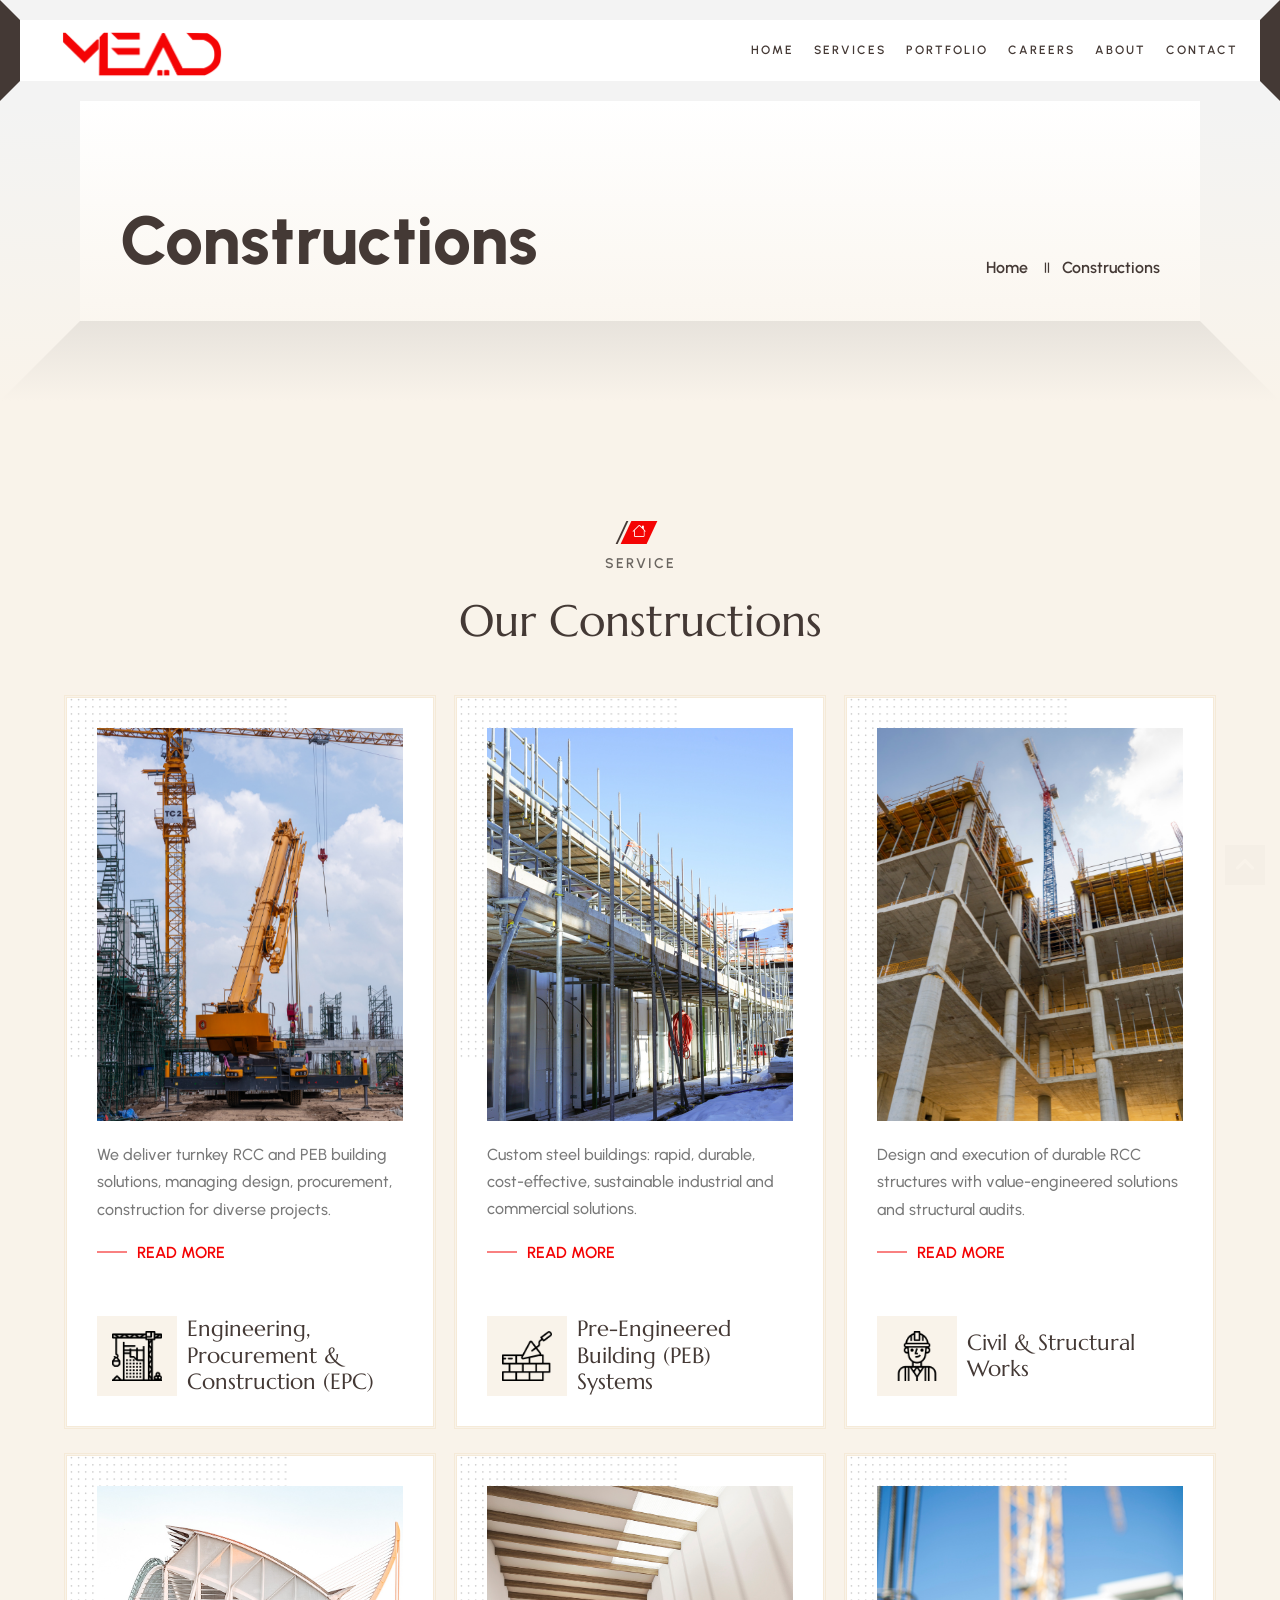
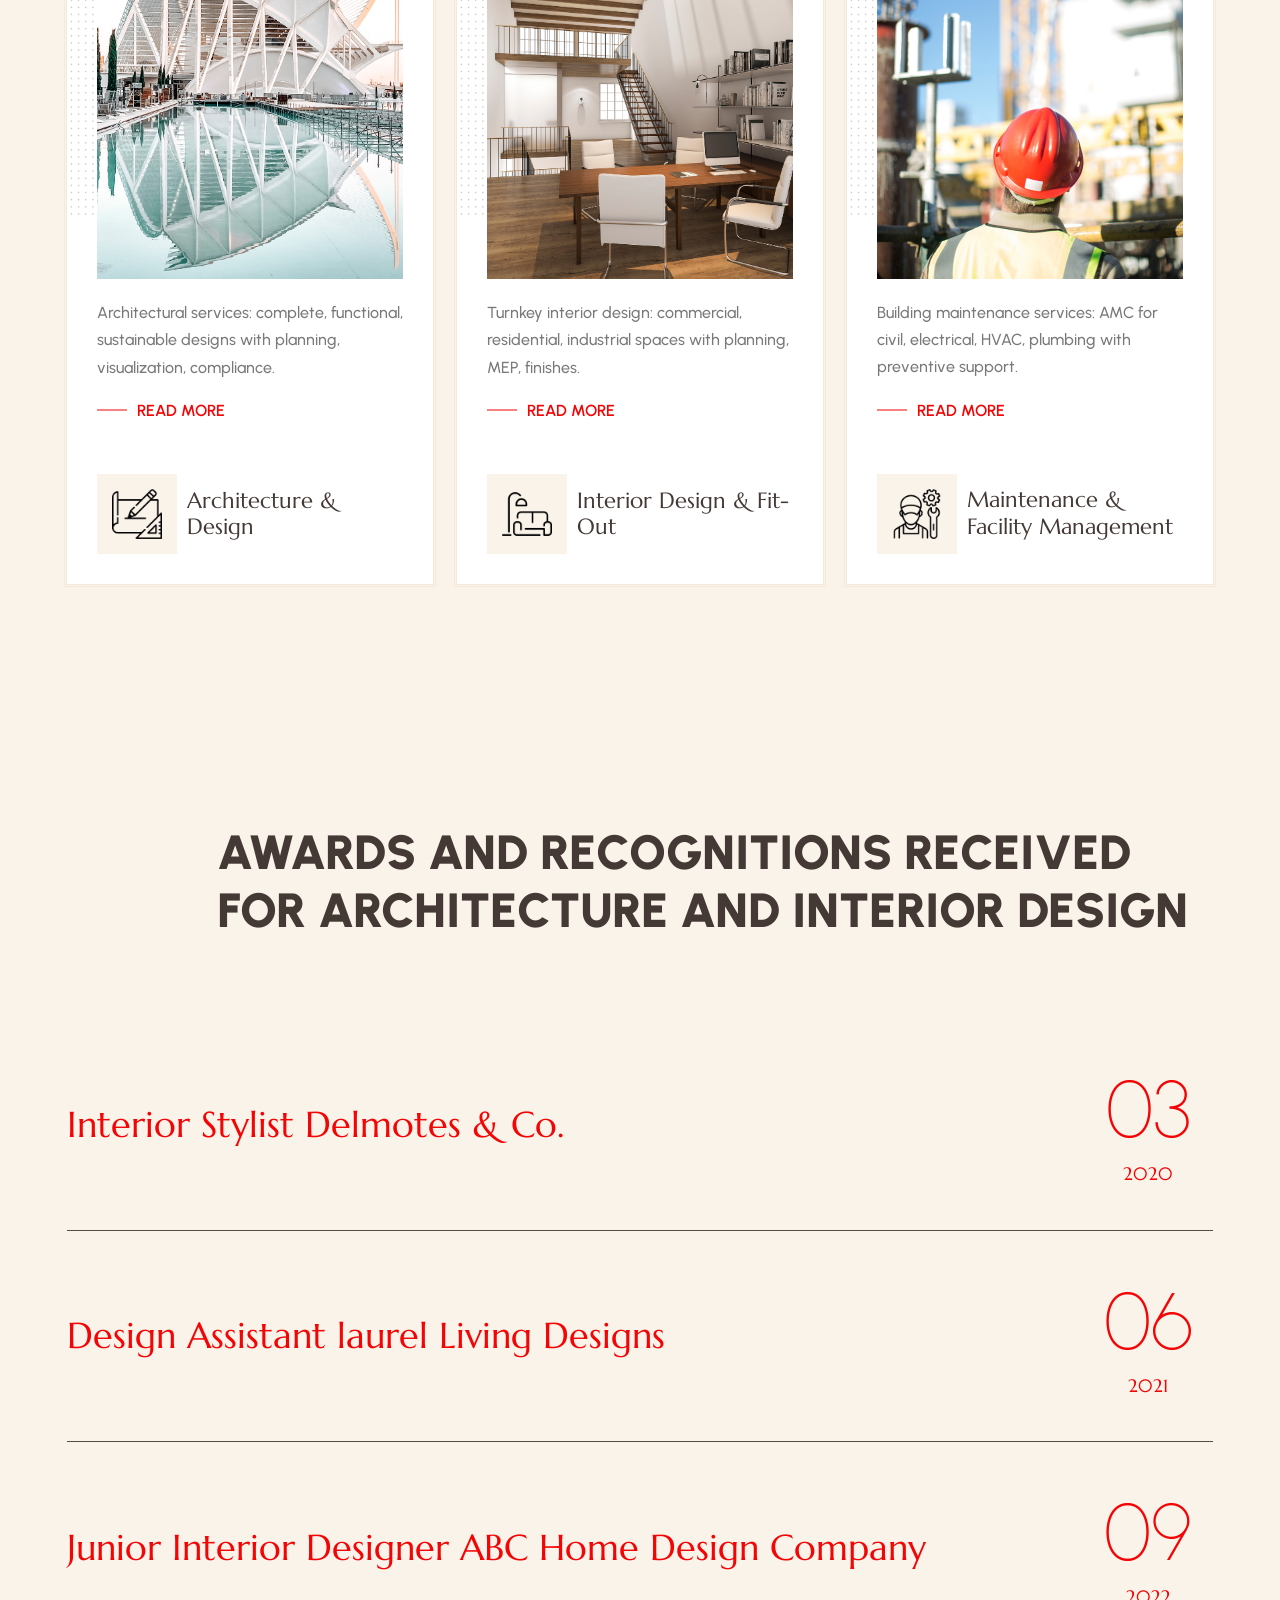
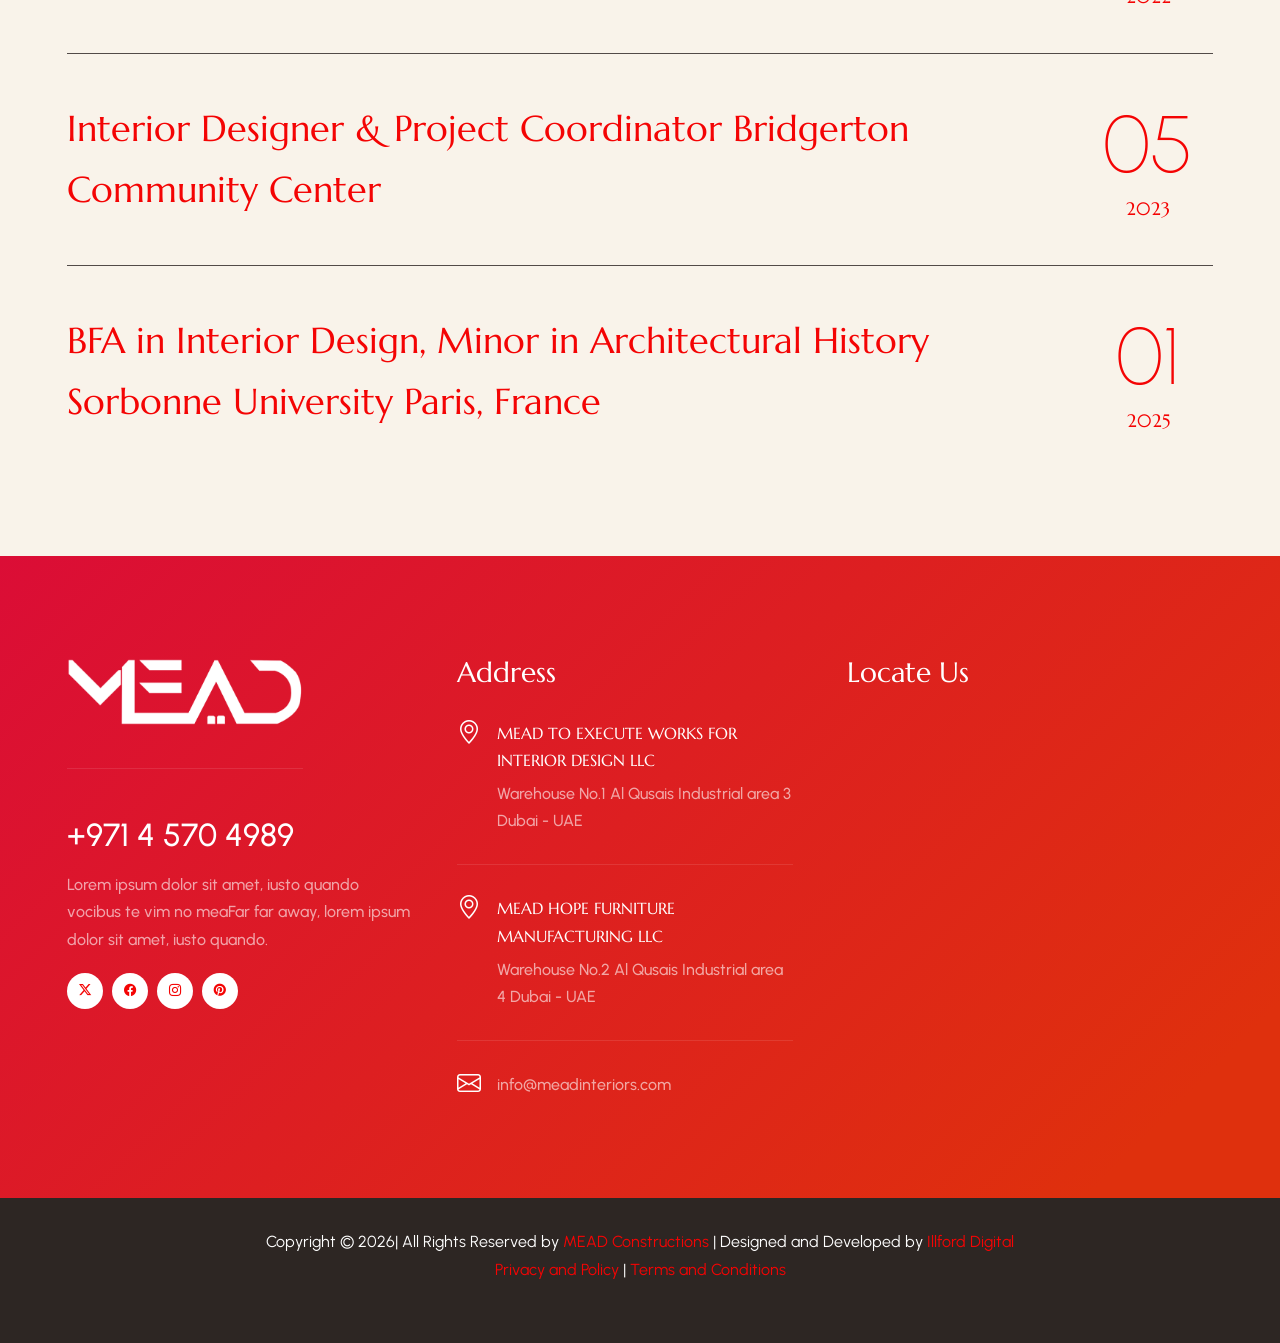
<file: constructions-old.html>
<!DOCTYPE html>
<html lang="en">

<head>
    <!-- META -->
    <meta charset="utf-8">
    <meta http-equiv="X-UA-Compatible" content="IE=edge">
    <meta name="keywords" content="">
    <meta name="author" content="">
    <meta name="robots" content="">
    <meta name="description" content="">

    <!-- FAVICONS ICON -->
    <!-- <link rel="icon" href="images/favicon.ico" type="image/x-icon">
    <link rel="shortcut icon" type="image/x-icon" href="images/favicon.png"> -->
    <link rel="apple-touch-icon" sizes="180x180" href="images/apple-touch-icon-v2.png">
    <link rel="icon" type="image/png" sizes="32x32" href="images/favicon-32x32-v2.png">
    <link rel="icon" type="image/png" sizes="16x16" href="images/favicon-16x16.png">

    <!-- PAGE TITLE HERE -->
    <title>MEAD</title>

    <!-- MOBILE SPECIFIC -->
    <meta name="viewport" content="width=device-width, initial-scale=1">

    <link rel="stylesheet" href="css/bootstrap.min.css"><!-- BOOTSTRAP STYLE SHEET -->
    <link rel="stylesheet" href="css/font-awesome.min.css"><!-- FONTAWESOME STYLE SHEET -->
    <link rel="stylesheet" href="css/owl.carousel.min.css"><!-- OWL CAROUSEL STYLE SHEET -->
    <link rel="stylesheet" href="css/magnific-popup.min.css"><!-- MAGNIFIC POPUP STYLE SHEET -->
    <link rel="stylesheet" href="css/swiper-bundle.min.css"><!-- Link Swiper's CSS -->
    <link rel="stylesheet" href="css/style.css"><!-- MAIN STYLE SHEET -->
    <link rel="stylesheet" href="css/bootstrap-icons.css"><!-- BOOTSTRAP ICON STYLE SHEET -->
    <link rel="stylesheet" href="css/lc_lightbox.css"><!-- Lc light box popup -->
    <link rel="stylesheet" href="css/bootstrap-slider.min.css"><!-- Price Range Slider -->
<style>
    .loading-area{
    position: fixed;
    inset: 0;
    background: #ffffff;
    display: flex;
    align-items: center;
    justify-content: center;
    z-index: 9999;
}

/* remove absolute positioning */
.loading-pic{
    position: relative;
}

/* Spinner */
.loader{
    width: 50px;
    height: 50px;
    border: 5px solid #f3f3f3;
    border-top: 5px solid #e10600;
    border-radius: 50%;
    animation: spin 1s linear infinite;
}

@keyframes spin{
    0%{ transform: rotate(0deg); }
    100%{ transform: rotate(360deg); }
}
</style>


<style>
    .service-icon-box-two .service-icon-content {
    padding: 20px 0px 30px 0px;
}

.service-icon-box-two .service-icon-box-bootom {
    padding-top: 20px;
}


</style>


</head>

<body>

    <!-- LOADING AREA START ===== -->
    <div class="loading-area">
        <div class="loading-box"></div>
        <div class="loading-pic">
            <div class="loader"></div>
        </div>
    </div>
    <!-- LOADING AREA  END ====== -->

    <!-- Curser Pointer -->
    <div class="cursor"></div>
    <div class="cursor2"></div>

    <div class="page-wraper">

        <!-- HEADER START -->
        <header class="sticky-header site-header header-style-2 mobile-sider-drawer-menu">
            <div class="main-bar-wraper  navbar-expand-lg">
                <div class="main-bar">

                    <div class="container-fluid clearfix">

                        <div class="logo-header">
                            <div class="logo-header-inner logo-header-one">
                                <a href="index.html">
                                    <img src="images/red-logo.png" alt="">
                                </a>
                            </div>
                        </div>


                        <ul class="company-site-info">
                            <li><i class="bi bi-phone"></i><a href="tel:+97145704989" style="cursor: pointer;">+971 4
                                    570 4989</a></li>
                            <li><i class="bi bi-envelope"></i><a href="mailto:info@meadinteriors.com"
                                    style="cursor: pointer;">info@meadinteriors.com</a></li>
                        </ul>


                        <!-- NAV Toggle Button -->
                        <button id="mobile-side-drawer" data-target=".header-nav" data-toggle="collapse" type="button"
                            class="navbar-toggler collapsed">
                            <span class="sr-only">Toggle navigation</span>
                            <span class="icon-bar icon-bar-first"></span>
                            <span class="icon-bar icon-bar-two"></span>
                            <span class="icon-bar icon-bar-three"></span>
                        </button>

                        <!-- MAIN Vav -->
                        <div class="nav-animation header-nav navbar-collapse collapse d-flex justify-content-end">


                            <ul class=" nav navbar-nav">
                                <li><a href="index.html">Home</a></li>
                              
                                        <!-- <li class="menu-arrow"><a href="services.html">Services</a></li> -->

                                   <!-- <li class="has-child"><a href="javascript:;">Interiors</a>
                                    <ul class="sub-menu">
                                        <li><a href="service-detail.html">Interior Design</a></li>
                                        <li><a href="service-detail.html">Smart Space</a></li>
                                      <li><a href="service-detail.html">Furnture</a></li>
                                      <li><a href="service-detail.html">Joinery</a></li>
                                    </ul>                                                                 
                                </li>
                                   <li class="has-child"><a href="javascript:;">Construction</a>
                                    <ul class="sub-menu">
                                        <li><a href="service-detail.html">Engineering, Procurement & Construction (EPC)</a></li>
                                        <li><a href="service-detail.html">Pre-Engineered Building (PEB) Systems</a></li>
                                        <li><a href="service-detail.html">Civil & Structural Works</a></li>
                                        <li><a href="service-detail.html">Architecture & Design</a></li>
                                        <li><a href="service-detail.html">Interior Design & Fit-Out</a></li>
                                        <li><a href="service-detail.html">Maintenance & Facility Management</a></li>
                                    </ul>                                                                 
                                </li> -->


                                  <li class="has-child">
                                    <a href="javascript:;">Services</a>
                                    <ul class="sub-menu">

                                        <li><a href="javascript:;">Interiors</a>
                                            <ul class="sub-menu">
                                                <li><a href="interiors.html">Residential Interior Design</a></li>
                                                <li><a href="interiors.html">Commercial Interior Fit-Outs</a></li>
                                                  <li><a href="interiors.html">Modular Kitchen Solutions</a></li>
                                                    <li><a href="interiors.html">Bedroom & Wardrobe Design</a></li>
                                                      <li><a href="interiors.html">False Ceiling & Lighting Design</a></li>
                                                        <li><a href="interiors.html">Renovation & Remodeling Services</a></li>
                                            </ul>
                                        </li>

                                        <li><a href="javascript:;">Constructions</a>
                                            <ul class="sub-menu">
                                                <li><a href="constructions.html">Residential Construction</a></li>
                                                <li><a href="constructions.html">Commercial Construction</a></li>
                                                   <li><a href="constructions.html">Turnkey Construction Projects</a></li>
                                                      <li><a href="constructions.html">Structural & Civil Works</a></li>
                                                         <li><a href="constructions.html">Renovation & Extension Projects</a></li>
                                                            <li><a href="constructions.html">Project Management & Consulting</a></li>
                                            </ul>
                                        </li>                                              
                                    </ul>                                
                                </li>


                                <li><a href="project.html">Portfolio</a></li>
                                <li><a href="career.html">Careers</a></li>
                                  <li><a href="about.html">About</a></li>
                                <li><a href="contact.html">Contact</a></li>

                                </ul>
                           
                       </div>



                                <!-- SITE Search -->
                                <div id="search">
                                    <span class="close-btn">X</span>
                                    <form role="search" id="searchform" action="/search" method="get" class="radius-xl">
                                        <div class="input-group">
                                            <input class="form-control" value="" name="q" type="search"
                                                placeholder="Search...">
                                            <span class="input-group-append">
                                                <button type="button" class="search-btn">
                                                    <i class="bi bi-search"></i>
                                                </button>
                                            </span>
                                        </div>
                                    </form>
                                </div>

                        </div>

                    </div>
                </div>
                <!-- Sidebar popup Item -->
                <!-- <div class="xs-sidebar-group info-group">
                <div class="xs-overlay xs-bg-black"></div>
                <div class="xs-sidebar-widget">

                    <div class="sidebar-widget-container">
                        <div class="widget-heading">
                            <a href="#" class="close-side-widget">
                                <i class="bi bi-x-square-fill"></i>
                            </a>
                        </div>

                        <div class="sidebar-textwidget"> -->

                <!-- Sidebar Info Content -->
                <!-- <div class="sidebar-info-contents">
                                <div class="content-inner">
                                    <div class="content-box">

                                        <div class="cart-dropdown-item-wraper">
                                            <div class="nav-cart-content">
                                                
                                                <div class="nav-cart-items">
                                                    <div class="nav-cart-item">
                                                        <div class="nav-cart-item-image">
                                                            <a href="shop-detail.html"><img src="images/cart/pic-1.jpg" alt="p-1"></a>
                                                        </div>
                                                        <div class="nav-cart-item-desc">
                                                            <span class="nav-cart-item-price"><strong>2</strong> x $ 19.99</span>
                                                            <a href="shop-detail.html">Potted plants with shelf and chair</a>
                                                            <a href="shop-detail.html" class="nav-cart-item-quantity radius-sm">x</a>
                                                        </div>
                                                    </div>
                                                    <div class="nav-cart-item">
                                                        <div class="nav-cart-item-image">
                                                            <a href="shop-detail.html"><img src="images/cart/pic-2.jpg" alt="p-2"></a>
                                                        </div>
                                                        <div class="nav-cart-item-desc">
                                                            <span class="nav-cart-item-price"><strong>1</strong> x $ 24.99</span>
                                                            <a href="shop-detail.html">Elegant plants decoration vase</a>
                                                            <a href="shop-detail.html" class="nav-cart-item-quantity radius-sm">x</a>
                                                        </div>
                                                    </div>
                                                    <div class="nav-cart-item">
                                                        <div class="nav-cart-item-image">
                                                            <a href="shop-detail.html"><img src="images/cart/pic-3.jpg" alt="p-1"></a>
                                                        </div>
                                                        <div class="nav-cart-item-desc">
                                                            <span class="nav-cart-item-price"><strong>2</strong> x $ 19.99</span>
                                                            <a href="shop-detail.html">Round plants decoration vase</a>
                                                            <a href="shop-detail.html" class="nav-cart-item-quantity radius-sm">x</a>
                                                        </div>
                                                    </div>
                                                    <div class="nav-cart-item">
                                                        <div class="nav-cart-item-image">
                                                            <a href="shop-detail.html"><img src="images/cart/pic-4.jpg" alt="p-2"></a>
                                                        </div>
                                                        <div class="nav-cart-item-desc">
                                                            <span class="nav-cart-item-price"><strong>1</strong> x $ 24.99</span>
                                                            <a href="shop-detail.html">Plant pot on stairs interior design</a>
                                                            <a href="shop-detail.html" class="nav-cart-item-quantity radius-sm">x</a>
                                                        </div>
                                                    </div>
                                                </div>

                                                <div class="nav-cart-title p-tb10 p-lr15 d-flex">
                                                    <h4  class="m-a0">Subtotal:</h4>
                                                    <h5 class="m-a0">$67.97</h5>
                                                </div>

                                                <div class="nav-cart-action d-flex justify-content-start">
                                                    <a href="shop-detail.html" class="site-button">View Cart</a>
                                                    <a href="shop-detail.html" class="site-button-secondry" >Checkout </a>
                                                </div>

                                            </div>
                                        </div> 
                                        
                                    </div>
                                </div>
                            </div> -->

                <!-- </div>

                    </div>
                </div>
            </div> -->
                <!--End Sidebar popup Item -->
        </header>
        <!-- HEADER END -->


        <!-- CONTENT START -->
        <div class="page-content">

            <!-- INNER PAGE BANNER -->
            <div class="wt-bnr-inr overlay-wraper bg-center">
                <div class="overlay-main innr-bnr-olay"></div>
                <div class="wt-bnr-inr-entry">
                    <div class="banner-title-outer">
                        <div class="banner-title-name">
                            <h2 class="wt-title">Constructions</h2>
                        </div>
                        <!-- BREADCRUMB ROW -->
                        <div>
                            <ul class="wt-breadcrumb breadcrumb-style-2">
                                <li><a href="index.html">Home</a></li>
                                <li>Constructions</li>
                            </ul>
                        </div>
                    </div>


                    <!-- BREADCRUMB ROW END -->
                </div>
            </div>
            <!-- INNER PAGE BANNER END -->

            <!-- WE PROVIDE SERVICE SECTION START -->
            <div class="section-full p-t120 p-b90">
                <div class="container">

                    <!-- TITLE START-->
                    <div class="section-head center wt-small-separator-outer">
                        <div class="wt-small-separator site-text-primary">
                            <i class="bi bi-house"></i>
                            <div>Service</div>
                        </div>
                        <h2 class="wt-title title_split_anim">Our Constructions</h2>
                    </div>
                    <!-- TITLE END-->

                    <div class="section-content">
                        <div class="service-icon-box-wrap">
                            <div class="row justify-content-center d-flex">
                                <!--Column-1-->
                                <div class="col-xl-4 col-lg-4 col-md-6 m-b30">
                                    <div class="service-icon-box-two">
                                        <div class="service-media"><img src="images/services/1.jpg" alt=""></div>
                                        <div class="service-icon-content">
                                            <p>We deliver turnkey RCC and PEB building solutions, managing design,
                                                procurement, construction for diverse projects.</p>
                                            <a href="#" class="site-button-link site-text-primary">Read More</a>
                                        </div>
                                        <div class="service-icon-box-bootom">
                                            <div class="service-icon"><span><img src="images/icons/construction.png"
                                                        alt="#"></span></div>
                                            <h3 class="wt-title"><a href="#">Engineering, Procurement
                                                    &amp; Construction (EPC)</a></h3>
                                        </div>
                                    </div>
                                </div>
                                <!--Column 2-->
                                <div class="col-xl-4 col-lg-4 col-md-6 m-b30">
                                    <div class="service-icon-box-two">
                                        <div class="service-media"><img src="images/services/2.jpg" alt=""></div>
                                        <div class="service-icon-content">
                                            <p>Custom steel buildings: rapid, durable, cost-effective, sustainable
                                                industrial and commercial solutions.</p>
                                            <a href="#" class="site-button-link site-text-primary">Read More</a>
                                        </div>
                                        <div class="service-icon-box-bootom">
                                            <div class="service-icon"><span><img src="images/icons/peb.png"
                                                        alt="#"></span></div>
                                            <h3 class="wt-title"><a href="#">Pre-Engineered Building
                                                    (PEB) Systems</a></h3>
                                        </div>
                                    </div>
                                </div>


                                <!--Column 3-->
                                <div class="col-xl-4 col-lg-4 col-md-6 m-b30">
                                    <div class="service-icon-box-two">
                                        <div class="service-media"><img src="images/services/3.jpg" alt=""></div>
                                        <div class="service-icon-content">
                                            <p>Design and execution of durable RCC structures with value-engineered
                                                solutions and structural audits.
                                            </p>
                                            <a href="#" class="site-button-link site-text-primary">Read More</a>
                                        </div>

                                        <div class="service-icon-box-bootom">
                                            <div class="service-icon"><span><img src="images/icons/civil.png"
                                                        alt="#"></span></div>
                                            <h3 class="wt-title"><a href="#">Civil &amp; Structural
                                                    Works</a></h3>
                                        </div>
                                    </div>
                                </div>
                                <!--Column-4-->
                                <div class="col-xl-4 col-lg-4 col-md-6 m-b30">
                                    <div class="service-icon-box-two">
                                        <div class="service-media"><img src="images/services/4.jpg" alt=""></div>
                                        <div class="service-icon-content">
                                            <p>Architectural services: complete, functional, sustainable designs with
                                                planning, visualization, compliance.</p>
                                            <a href="#" class="site-button-link site-text-primary">Read More</a>
                                        </div>
                                        <div class="service-icon-box-bootom">
                                            <div class="service-icon"><span><img src="images/icons/architecture.png"
                                                        alt="#"></span></div>
                                            <h3 class="wt-title"><a href="#">Architecture &amp; Design</a>
                                            </h3>
                                        </div>
                                    </div>
                                </div>
                                <!--Column-5-->
                                <div class="col-xl-4 col-lg-4 col-md-6 m-b30">
                                    <div class="service-icon-box-two">
                                        <div class="service-media"><img src="images/services/5.jpg" alt=""></div>
                                        <div class="service-icon-content">
                                            <p>Turnkey interior design: commercial, residential, industrial spaces with
                                                planning, MEP, finishes.</p>
                                            <a href="#" class="site-button-link site-text-primary">Read More</a>
                                        </div>
                                        <div class="service-icon-box-bootom">
                                            <div class="service-icon"><span><img src="images/icons/interior.png"
                                                        alt="#"></span></div>
                                            <h3 class="wt-title"><a href="#">Interior Design &amp;
                                                    Fit-Out</a></h3>
                                        </div>
                                    </div>
                                </div>
                                <!--Column-6-->
                                <div class="col-xl-4 col-lg-4 col-md-6 m-b30">
                                    <div class="service-icon-box-two">
                                        <div class="service-media"><img src="images/services/6.jpg" alt=""></div>
                                        <div class="service-icon-content">
                                            <p>Building maintenance services: AMC for civil, electrical, HVAC, plumbing
                                                with preventive support.</p>
                                            <a href="#" class="site-button-link site-text-primary">Read More</a>
                                        </div>
                                        <div class="service-icon-box-bootom">
                                            <div class="service-icon"><span><img src="images/icons/maintanace.png"
                                                        alt="#"></span></div>
                                            <h3 class="wt-title"><a href="#">Maintenance &amp; Facility
                                                    Management</a></h3>
                                        </div>
                                    </div>
                                </div>
                            </div>
                        </div>
                    </div>

                </div>

            </div>
            <!-- WE PROVIDE SERVICE SECTION END -->

            <!-- AWARDS SECTION START -->
            <div class="section-full twm-achi-section-wrap p-t120 p-b90 ">
                <!-- style="background-image: url(images/background/count-bg.jpg);"> -->
                <div class="container">
                    <div class="twm-achi-section-content">
                        <div class="twm-achi-section-title">
                            <h2 class="title title_split_anim">Awards and recognitions received for
                                <span>Architecture</span> and <span>Interior</span> design
                            </h2>
                        </div>
                    </div>
                    <div class="twm-achi-bx">
                        <ul class="flex flex-fd-c flex-jc-sb">
                            <!-- ITEM 01 -->
                            <li>
                                <div class="twm-achi-bx-conent">
                                    <div class="twm-achi-bx-date"><b>03</b>2020</div>
                                    <span>Interior Stylist Delmotes & Co.</span>
                                    <div class="hover-reveal image01">
                                        <!-- <img class="hidden-img"  src="images/award/pic1.jpg" alt="pic1"> -->
                                    </div>
                                </div>
                            </li>

                            <!-- ITEM 02 -->
                            <li>
                                <div class="twm-achi-bx-conent">
                                    <div class="twm-achi-bx-date"><b>06</b>2021</div>
                                    <span>Design Assistant laurel Living Designs</span>

                                    <div class="hover-reveal image02">
                                        <!-- <img class="hidden-img"  src="images/award/pic2.jpg"  alt="pic2"> -->
                                    </div>
                                </div>
                            </li>

                            <!-- ITEM 03 -->
                            <li>
                                <div class="twm-achi-bx-conent">
                                    <div class="twm-achi-bx-date"><b>09</b>2022</div>
                                    <span>Junior Interior Designer ABC Home Design Company</span>

                                    <div class="hover-reveal image03">
                                        <!-- <img class="hidden-img" src="images/award/pic3.jpg"  alt="pic3"> -->
                                    </div>
                                </div>
                            </li>

                            <!-- ITEM 04 -->
                            <li>
                                <div class="twm-achi-bx-conent">
                                    <div class="twm-achi-bx-date"><b>05</b>2023</div>
                                    <span>Interior Designer & Project Coordinator Bridgerton Community Center</span>

                                    <div class="hover-reveal image04">
                                        <!-- <img class="hidden-img" src="images/award/pic4.jpg"  alt="pic4"> -->
                                    </div>
                                </div>
                            </li>

                            <!-- ITEM 05 -->
                            <li>
                                <div class="twm-achi-bx-conent">
                                    <div class="twm-achi-bx-date"><b>01</b>2025</div>
                                    <span>BFA in Interior Design, Minor in Architectural History Sorbonne University
                                        Paris, France </span>

                                    <div class="hover-reveal image04">
                                        <!-- <img class="hidden-img" src="images/award/pic5.jpg"  alt="pic5"> -->
                                    </div>
                                </div>
                            </li>

                        </ul>
                    </div>
                </div>
            </div>
            <!--AWARDS SECTION END -->

            <!-- PRICING TABLE SECTION START -->
            <!-- <div class="section-full p-t120 p-b90">
                <div class="container"> -->

            <!-- TITLE START-->
            <!-- <div class="section-head center wt-small-separator-outer text-center text-white">
                        <div class="wt-small-separator site-text-secondry">
                            <i class="bi bi-house"></i>
                            <div>Pricing</div>
                        </div>
                        <h2 class="wt-title  title_split_anim">Best offer pricing table.</h2>
                    </div> -->
            <!-- TITLE END-->

            <!-- <div class="section-content">
                        <div class="pricing-block-outer2">
                            <div class="row  align-items-center justify-content-center"> -->
            <!-- Column 1 -->
            <!-- <div class="col-lg-4 col-md-6  m-b30">
                                    <div class="pricing-table-2">
                                        <div class="p-table-title">
                                            <h3 class="wt-title">
                                                Basic Plan
                                            </h3>
                                        </div>
                                        <div class="pricing-table-content site-bg-white">
                                            <div class="p-table-price">
                                                <span>$17</span>
                                                <p>Per/month</p>
                                            </div>
                                            <div class="p-table-list">
                                                <ul>
                                                    <li><i class="bi bi-check2"></i>Interior Design</li>
                                                    <li><i class="bi bi-check2"></i>Custom design concept</li>
                                                    <li class="li-disable"><i class="bi bi-x"></i>Floor plan and elevations</li>
                                                    <li class="li-disable"><i class="bi bi-x"></i>Refreshing a single room or space</li>
                                                </ul>
                                            </div>

                                            <div class="p-table-btn">
                                                <a href="about-1.html" class="site-button ">Purchase</a>
                                            </div>
                                        </div>
                                    </div>
                                </div> -->
            <!-- Column 2 -->
            <!-- <div class="col-lg-4 col-md-6  m-b30">
                                    <div class="pricing-table-2 pricing-highlight">
                                        <div class="p-table-title">
                                            <h3 class="wt-title">
                                                Standard Plan
                                            </h3>
                                        </div>
                                        <div class="pricing-table-content  site-bg-white">
                                            <div class="p-table-price">
                                                <span>$35</span>
                                                <p>Per/month</p>
                                            </div>
                                            <div class="p-table-list">
                                                <ul>
                                                    <li><i class="bi bi-check2"></i>Architectural Design</li>
                                                    <li><i class="bi bi-check2"></i>Project Management</li>
                                                    <li><i class="bi bi-check2"></i>Full project management services</li>
                                                    <li><i class="bi bi-check2"></i>Co-ordination with contractors</li>
                                                </ul>
                                            </div>

                                            <div class="p-table-btn">
                                                <a href="about-1.html" class="site-button ">Purchase</a>
                                            </div>
                                        </div>
                                    </div>
                                </div> -->
            <!-- Column 3 -->
            <!-- <div class="col-lg-4 col-md-6  m-b30">
                                    <div class="pricing-table-2">
                                        <div class="p-table-title">
                                            <h3 class="wt-title">
                                                Business Plan
                                            </h3>
                                        </div>
                                        <div class="pricing-table-content  site-bg-white">
                                            <div class="p-table-price">
                                                <span>$59</span>
                                                <p>Per/month</p>
                                            </div>
                                            <div class="p-table-list">
                                                <ul>
                                                    <li><i class="bi bi-check2"></i>Architectural Design</li>
                                                    <li><i class="bi bi-check2"></i>Consultation with principal architect</li>
                                                    <li><i class="bi bi-check2"></i>Analysis and feasibility study</li>
                                                    <li><i class="bi bi-check2"></i>Custom design concept</li>
                                                    
                                                </ul>
                                            </div>
                                            <div class="p-table-btn">
                                                <a href="about-1.html" class="site-button ">Purchase</a>
                                            </div>
                                        </div>
                                    </div>
                                </div>                                 -->
            <!-- </div>
                        </div>
                    </div>      
                        
                </div>
            </div>    -->
            <!-- PRICING TABLE SECTION END -->


        </div>
        <!-- CONTENT END -->

       <!-- FOOTER START -->
            <footer class="site-footer footer-dark">

                <!-- FOOTER BLOCKES START -->
                <div class="footer-top">

                    <div class="container">
                        <div class="row">

                            <div class="col-lg-4 col-md-12">

                                <div class="widget widget_about">
                                    <div class="logo-footer clearfix">
                                        <a href="index.html"><img src="images/logo-white.png" alt=""></a>
                                    </div>
                                    <div class="call-us">
                                        <a href="tel:+97145704989">+971 4 570 4989</a>
                                    </div>
                                    <p>Lorem ipsum dolor sit amet, iusto quando
                                        vocibus te vim no meaFar far away, lorem
                                        ipsum dolor sit amet, iusto quando.
                                    </p>
                                    <ul class="social-icons">
                                        <li><a href="https://www.x.com"><i
                                                    class="bi bi-twitter-x cursor-scale small"></i></a></li>
                                        <li><a href="https://www.facebook.com "><i
                                                    class="bi bi-facebook cursor-scale small"></i></a></li>
                                        <li><a href="https://www.instagram.com"><i
                                                    class="bi bi-instagram cursor-scale small"></i></a></li>
                                        <li><a href="https://www.pinterest.com/"><i
                                                    class="bi bi-pinterest cursor-scale small"></i></a></li>
                                    </ul>


                                </div>

                            </div>



                            <div class="col-lg-4 col-md-6">
                                <div class="widget f-top-space">
                                    <h3 class="widget-title">Address</h3>
                                    <ul class="widget_address">
                                        <li><i class="bi bi-geo-alt"></i>
                                            <span> MEAD TO EXECUTE WORKS FOR INTERIOR DESIGN LLC</span>
                                            Warehouse No.1
                                            Al Qusais Industrial area 3
                                            Dubai - UAE
                                        </li>
                                        <li><i class="bi bi-geo-alt"></i>
                                            <span>MEAD HOPE FURNITURE MANUFACTURING LLC</span>
                                            Warehouse No.2
                                            Al Qusais Industrial area 4
                                            Dubai - UAE
                                        </li>
                                        <li><i class="bi bi-envelope"></i>info@meadinteriors.com</li>
                                    </ul>
                                </div>
                            </div>

                            <!-- <div class="col-lg-4 col-md-6">
                            <div class="widget f-top-space recent-posts-entry">
                                <h3 class="widget-title">Recent Post</h3>
                                <div class="section-content">
                                    <div class="widget-post-bx">
                                        <div class="widget-post clearfix">
                                            <div class="wt-post-media">
                                                <img src="images/blog/recent-blog/pic1.jpg" alt="">
                                            </div>
                                            <div class="wt-post-info">
                                                <div class="wt-post-meta">
                                                    <ul>
                                                        <li class="post-author">25 May</li>
                                                        <li class="post-comment">05 Comment</li>
                                                    </ul>
                                                </div>
                                                <div class="wt-post-header">
                                                    <a href="blog-single.html" class="post-title">Approved for
                                                        restoration town hall.</a>
                                                </div>
                                            </div>
                                        </div>
                                        <div class="widget-post clearfix">
                                            <div class="wt-post-media">
                                                <img src="images/blog/recent-blog/pic2.jpg" alt="">
                                            </div>
                                            <div class="wt-post-info">
                                                <div class="wt-post-meta">
                                                    <ul>
                                                        <li class="post-author">28 June</li>
                                                        <li class="post-comment">05 Comment</li>
                                                    </ul>
                                                </div>
                                                <div class="wt-post-header">
                                                    <a href="blog-single.html" class="post-title">Planning approved for
                                                        restoration.</a>
                                                </div>
                                            </div>
                                        </div>
                                        <div class="widget-post clearfix">
                                            <div class="wt-post-media">
                                                <img src="images/blog/recent-blog/pic3.jpg" alt="">
                                            </div>
                                            <div class="wt-post-info">
                                                <div class="wt-post-meta">
                                                    <ul>
                                                        <li class="post-author">28 June</li>
                                                        <li class="post-comment">05 Comment</li>
                                                    </ul>
                                                </div>
                                                <div class="wt-post-header">
                                                    <a href="blog-single.html" class="post-title">Crafting elegance with
                                                        a modern twist.</a>
                                                </div>
                                            </div>
                                        </div>
                                    </div>
                                </div>
                            </div>
                        </div> -->


                            <div class="col-lg-4 col-md-6">
                                <div class="widget f-top-space">
                                    <h3 class="widget-title"> Locate Us</h3><br>
                                    <div class="responsive-map">
                                        <iframe
                                            src="https://www.google.com/maps/embed?pb=!1m18!1m12!1m3!1d28857.8201841703!2d55.37491540217954!3d25.296558725775512!2m3!1f0!2f0!3f0!3m2!1i1024!2i768!4f13.1!3m3!1m2!1s0x3e5f43c7c1f4dc7f%3A0x498b988a3151ed4c!2sMEAD%20Interior%20Design%20LLC!5e0!3m2!1sen!2sin!4v1760689233548!5m2!1sen!2sin"
                                            allowfullscreen="" loading="lazy"
                                            referrerpolicy="no-referrer-when-downgrade"></iframe>
                                    </div>


                                </div>
                            </div>



                        </div>

                    </div>
                </div>
                <!-- FOOTER COPYRIGHT -->

                <div class="footer-bottom">
                    <div class="container">
                        <div class="container">
                            <div class="footer-bottom-info d-flex justify-content-center">
                                <div class="ftex">
                                    <span class="copyrights-text">Copyright ©
                                        <script>document.write(new Date().getFullYear());</script>| All Rights Reserved
                                        by
                                        <a href="#">MEAD Constructions</a> | Designed and Developed by <a
                                            href="https://illforddigital.com/">Illford
                                            Digital</a><br> <a href="#" title="">Privacy and
                                            Policy</a> | <a href="#" title="">Terms and
                                            Conditions</a>
                                </div>
                            </div>
                        </div>
                    </div>
                </div>

            </footer>
            <!-- FOOTER END -->


            <!-- BUTTON TOP START -->
            <button class="scroltop"><span class="fa fa-angle-up  relative" id="btn-vibrate"></span></button>

        </div>

    </div>


    <!-- JAVASCRIPT  FILES ========================================= -->
    <script src="js/jquery-3.7.1.min.js"></script><!-- JQUERY.MIN JS -->
    <script src="js/popper.min.js"></script><!-- POPPER.MIN JS -->
    <script src="js/bootstrap.min.js"></script><!-- BOOTSTRAP.MIN JS -->
    <script src="js/magnific-popup.min.js"></script><!-- MAGNIFIC-POPUP JS -->
    <script src="js/waypoints.min.js"></script><!-- WAYPOINTS JS -->
    <script src="js/counterup.min.js"></script><!-- COUNTERUP JS -->

    <script src="js/isotope.pkgd.min.js"></script><!-- MASONRY  -->
    <script src="js/imagesloaded.pkgd.min.js"></script><!-- MASONRY  -->
    <script src="js/owl.carousel.min.js"></script><!-- OWL  SLIDER  -->
    <script src="js/theia-sticky-sidebar.js"></script><!-- STICKY SIDEBAR  -->
    <script src="js/jquery.bootstrap-touchspin.js"></script><!-- FORM JS -->

    <script src="js/lc_lightbox.lite.js"></script><!-- IMAGE POPUP -->
    <script src="js/bootstrap-slider.min.js"></script><!-- Form js -->
    <script src="js/swiper-bundle.min.js"></script> <!-- Swiper JS -->
    <script src="js/img-parallax.js"></script>
    <script src="js/wow.min.js"></script><!-- WOW ANIMATION JS -->

    <!-- Title animation Js -->
    <script src="js/gsap.min.js"></script><!-- cursor -->
    <script src="js/custom.js"></script><!-- CUSTOM FUCTIONS  -->

</body>

</html>
</file>
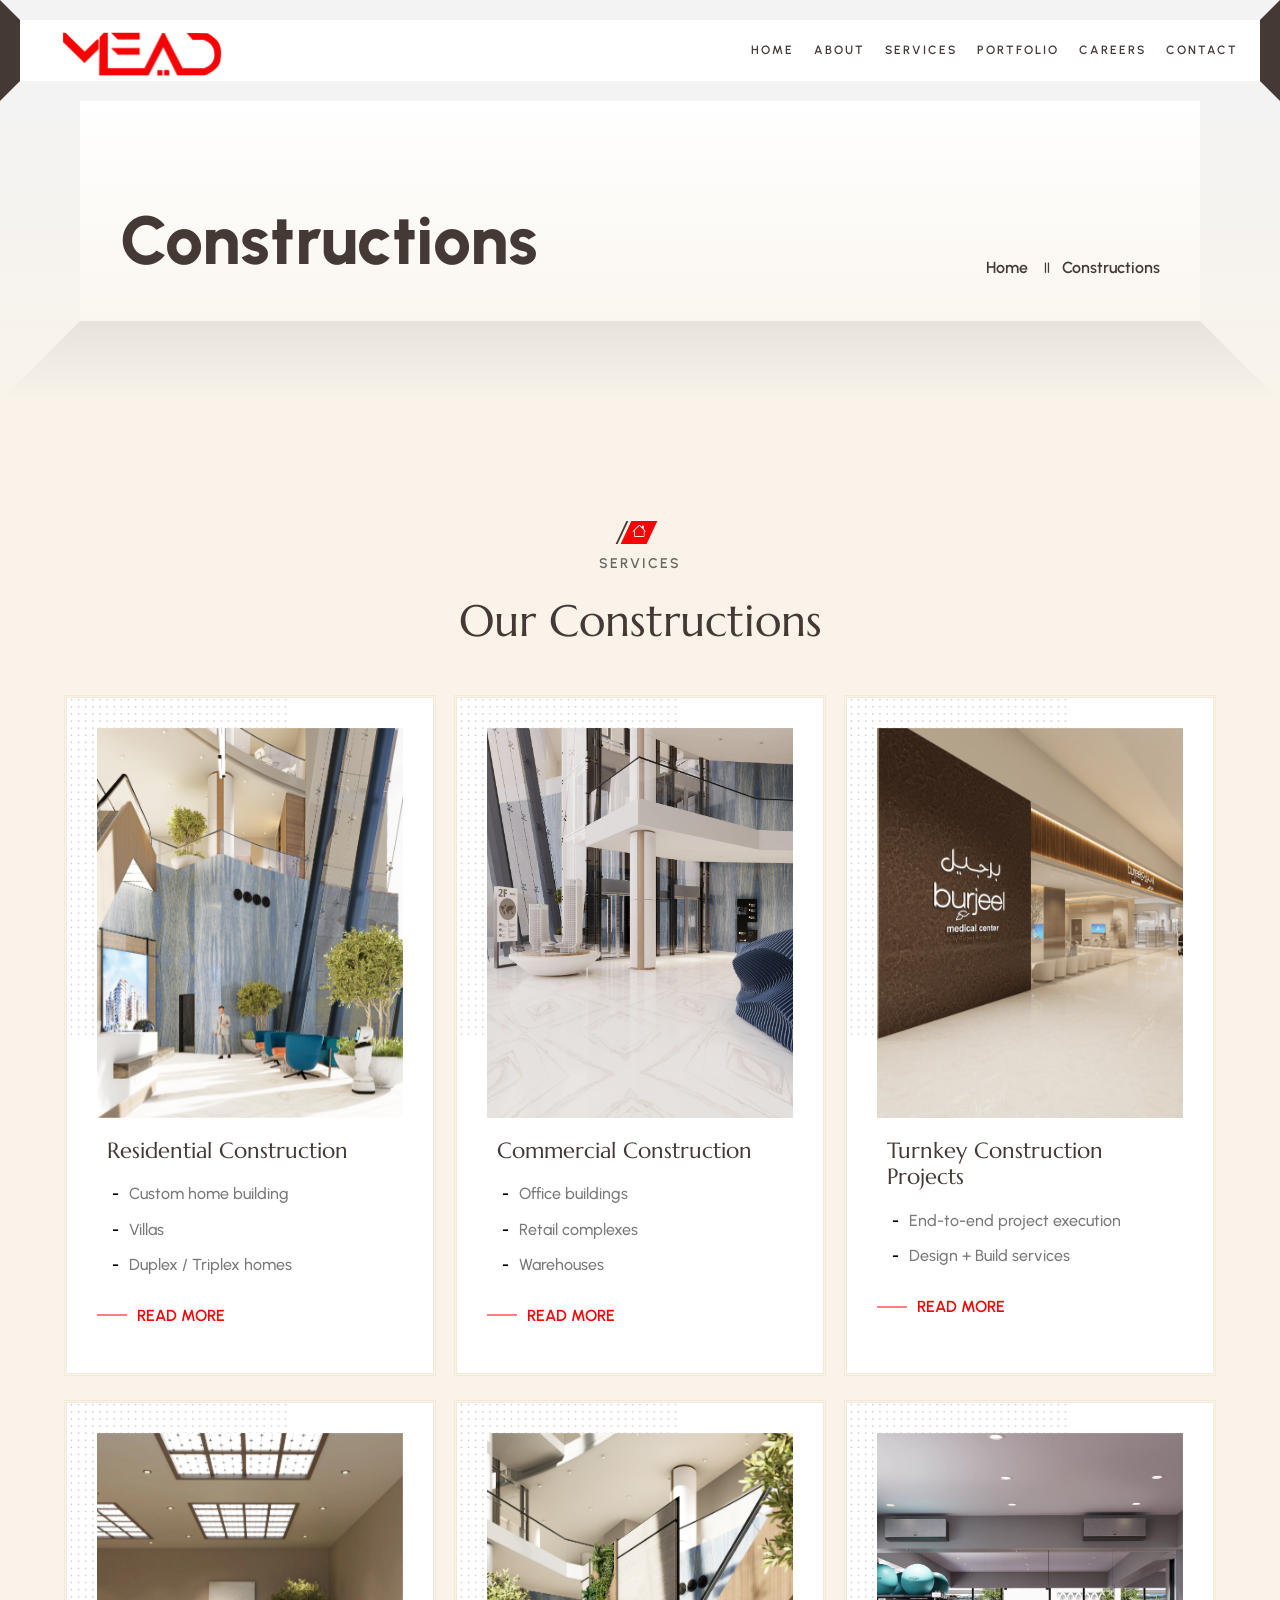
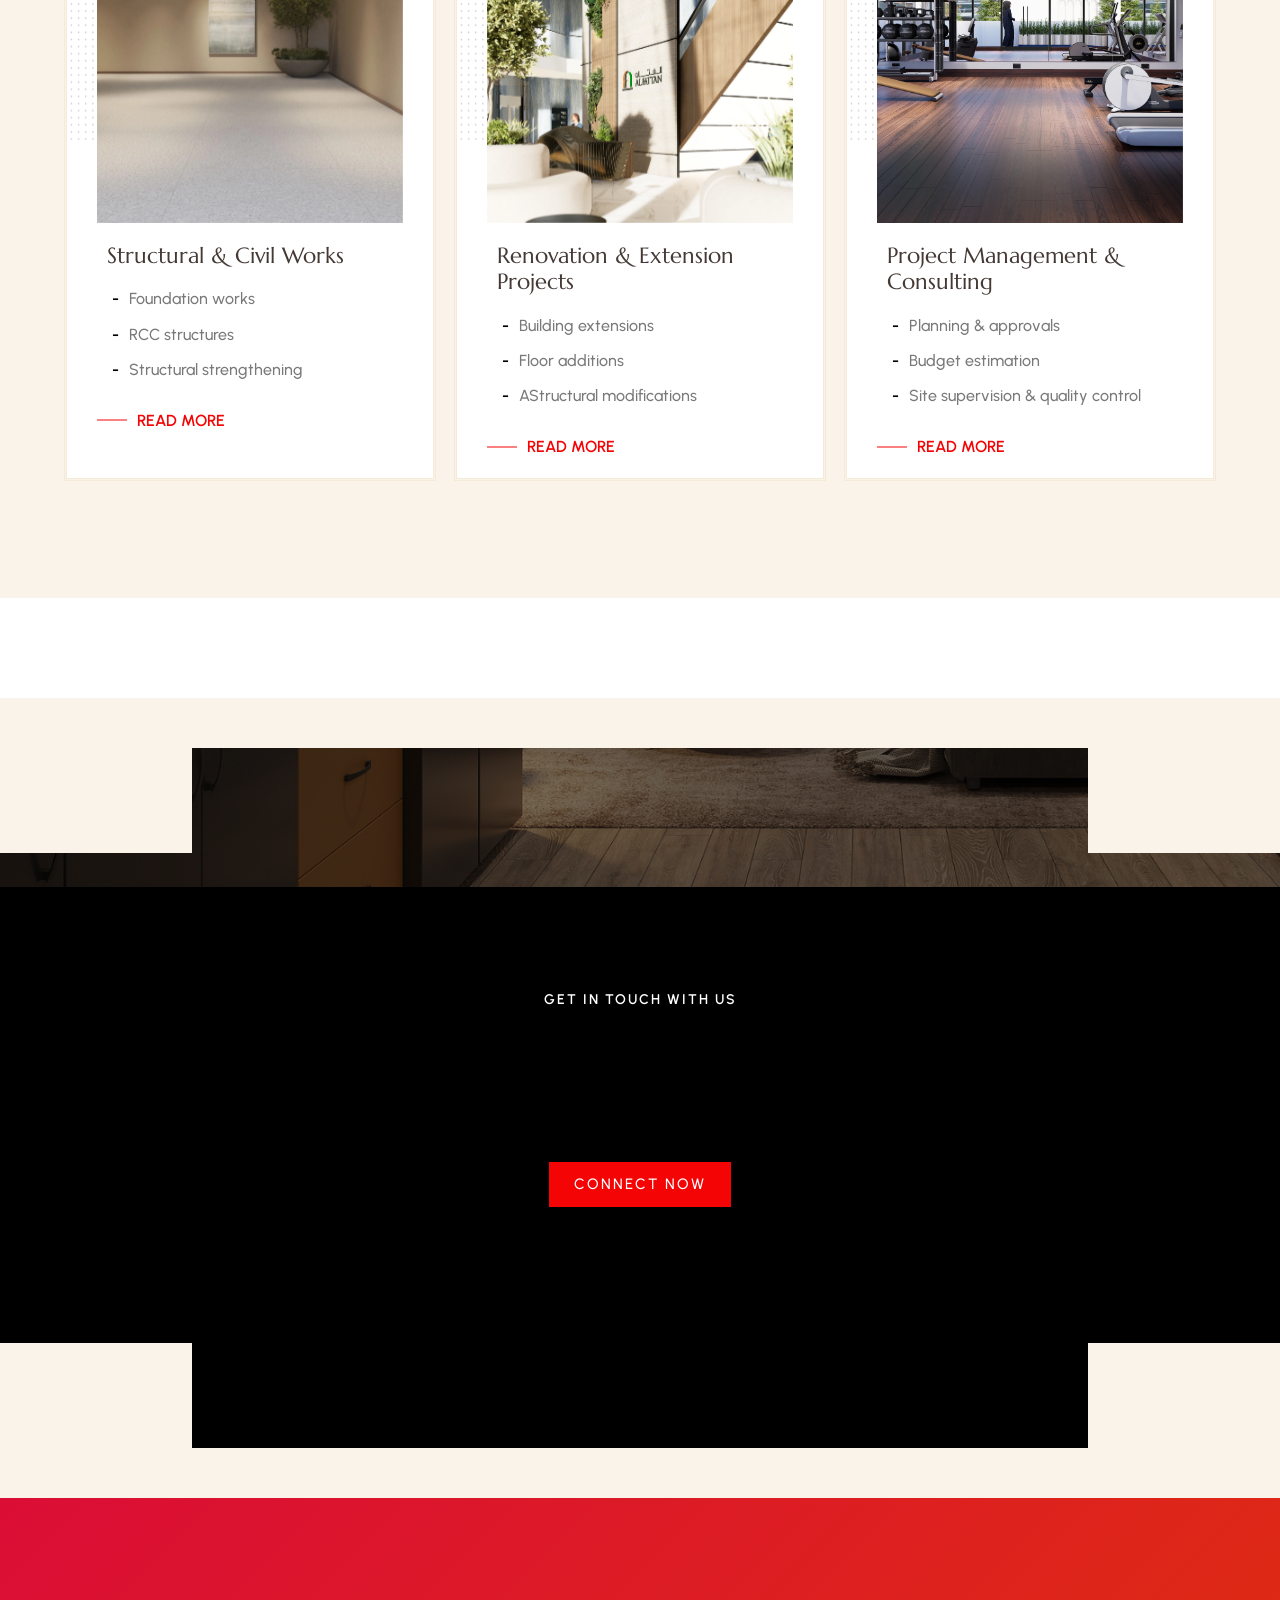
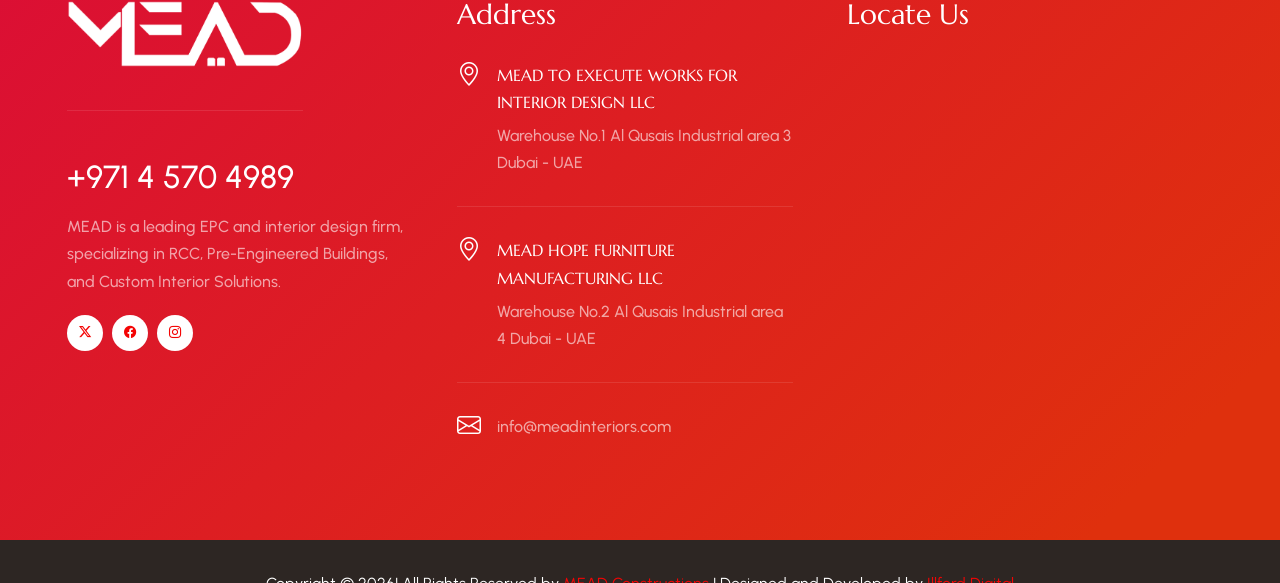
<file: constructions.html>
<!DOCTYPE html>
<html lang="en">

<head>
    <!-- META -->
    <meta charset="utf-8">
    <meta http-equiv="X-UA-Compatible" content="IE=edge">
    <meta name="keywords" content="">
    <meta name="author" content="">
    <meta name="robots" content="">
    <meta name="description" content="">

    <!-- FAVICONS ICON -->
    <!-- <link rel="icon" href="images/favicon.ico" type="image/x-icon">
    <link rel="shortcut icon" type="image/x-icon" href="images/favicon.png"> -->
    <link rel="apple-touch-icon" sizes="180x180" href="images/apple-touch-icon-v2.png">
    <link rel="icon" type="image/png" sizes="32x32" href="images/favicon-32x32-v2.png">
    <link rel="icon" type="image/png" sizes="16x16" href="images/favicon-16x16.png">

    <!-- PAGE TITLE HERE -->
    <title>MEAD</title>

    <!-- MOBILE SPECIFIC -->
    <meta name="viewport" content="width=device-width, initial-scale=1">

    <link rel="stylesheet" href="css/bootstrap.min.css"><!-- BOOTSTRAP STYLE SHEET -->
    <link rel="stylesheet" href="css/font-awesome.min.css"><!-- FONTAWESOME STYLE SHEET -->
    <link rel="stylesheet" href="css/owl.carousel.min.css"><!-- OWL CAROUSEL STYLE SHEET -->
    <link rel="stylesheet" href="css/magnific-popup.min.css"><!-- MAGNIFIC POPUP STYLE SHEET -->
    <link rel="stylesheet" href="css/swiper-bundle.min.css"><!-- Link Swiper's CSS -->
    <link rel="stylesheet" href="css/style.css"><!-- MAIN STYLE SHEET -->
    <link rel="stylesheet" href="css/bootstrap-icons.css"><!-- BOOTSTRAP ICON STYLE SHEET -->
    <link rel="stylesheet" href="css/lc_lightbox.css"><!-- Lc light box popup -->
    <link rel="stylesheet" href="css/bootstrap-slider.min.css"><!-- Price Range Slider -->
<style>
    .loading-area{
    position: fixed;
    inset: 0;
    background: #ffffff;
    display: flex;
    align-items: center;
    justify-content: center;
    z-index: 9999;
}

/* remove absolute positioning */
.loading-pic{
    position: relative;
}

/* Spinner */
.loader{
    width: 50px;
    height: 50px;
    border: 5px solid #f3f3f3;
    border-top: 5px solid #e10600;
    border-radius: 50%;
    animation: spin 1s linear infinite;
}

@keyframes spin{
    0%{ transform: rotate(0deg); }
    100%{ transform: rotate(360deg); }
}
</style>




</head>

<body>



    <!-- LOADING AREA START ===== -->
    <div class="loading-area">
        <div class="loading-box"></div>
        <div class="loading-pic">
            <div class="loader"></div>
        </div>
    </div>
    <!-- LOADING AREA  END ====== -->

    <!-- Curser Pointer -->
    <div class="cursor"></div>
    <div class="cursor2"></div>

    <div class="page-wraper">

        <!-- HEADER START -->
        <header class="sticky-header site-header header-style-2 mobile-sider-drawer-menu">
            <div class="main-bar-wraper  navbar-expand-lg">
                <div class="main-bar">

                    <div class="container-fluid clearfix">

                        <div class="logo-header">
                            <div class="logo-header-inner logo-header-one">
                                <a href="index.html">
                                    <img src="images/red-logo.png" alt="">
                                </a>
                            </div>
                        </div>


                        <ul class="company-site-info">
                            <li><i class="bi bi-phone"></i><a href="tel:+97145704989" style="cursor: pointer;">+971 4
                                    570 4989</a></li>
                            <li><i class="bi bi-envelope"></i><a href="mailto:info@meadinteriors.com"
                                    style="cursor: pointer;">info@meadinteriors.com</a></li>
                        </ul>


                        <!-- NAV Toggle Button -->
                        <button id="mobile-side-drawer" data-target=".header-nav" data-toggle="collapse" type="button"
                            class="navbar-toggler collapsed">
                            <span class="sr-only">Toggle navigation</span>
                            <span class="icon-bar icon-bar-first"></span>
                            <span class="icon-bar icon-bar-two"></span>
                            <span class="icon-bar icon-bar-three"></span>
                        </button>

                        <!-- MAIN Vav -->
                        <div class="nav-animation header-nav navbar-collapse collapse d-flex justify-content-end">


                            <ul class=" nav navbar-nav">
                                <li><a href="index.html">Home</a></li>
                               <li><a href="about.html">About</a></li>
                                        <!-- <li class="menu-arrow"><a href="services.html">Services</a></li> -->

                                   <!-- <li class="has-child"><a href="javascript:;">Interiors</a>
                                    <ul class="sub-menu">
                                        <li><a href="service-detail.html">Interior Design</a></li>
                                        <li><a href="service-detail.html">Smart Space</a></li>
                                      <li><a href="service-detail.html">Furnture</a></li>
                                      <li><a href="service-detail.html">Joinery</a></li>
                                    </ul>                                                                 
                                </li>
                                   <li class="has-child"><a href="javascript:;">Construction</a>
                                    <ul class="sub-menu">
                                        <li><a href="service-detail.html">Engineering, Procurement & Construction (EPC)</a></li>
                                        <li><a href="service-detail.html">Pre-Engineered Building (PEB) Systems</a></li>
                                        <li><a href="service-detail.html">Civil & Structural Works</a></li>
                                        <li><a href="service-detail.html">Architecture & Design</a></li>
                                        <li><a href="service-detail.html">Interior Design & Fit-Out</a></li>
                                        <li><a href="service-detail.html">Maintenance & Facility Management</a></li>
                                    </ul>                                                                 
                                </li> -->


                                  <li class="has-child">
                                    <a href="javascript:;">Services</a>
                                    <ul class="sub-menu">

                                        <li><a href="javascript:;">Interiors</a>
                                            <ul class="sub-menu">
                                                <li><a href="interiors.html#residential-interior-design">Residential Interior Design</a></li>
                                                <li><a href="interiors.html#commercial-interior-fit-outs">Commercial Interior Fit-Outs</a></li>
                                                  <li><a href="interiors.html#modular-kitchen-solutions">Modular Kitchen Solutions</a></li>
                                                    <li><a href="interiors.html#bedroom-and-wardrobe-design">Bedroom & Wardrobe Design</a></li>
                                                      <li><a href="interiors.html#false-ceiling-and-lighting-design">False Ceiling & Lighting Design</a></li>
                                                        <li><a href="interiors.html#renovation-and-remodeling-services">Renovation & Remodeling Services</a></li>
                                            </ul>
                                        </li>

                                        <li><a href="javascript:;">Constructions</a>
                                            <ul class="sub-menu">
                                                <li><a href="constructions.html#residential-construction">Residential Construction</a></li>
                                                <li><a href="constructions.html#commercial-construction">Commercial Construction</a></li>
                                                   <li><a href="constructions.html#turnkey-construction-projects">Turnkey Construction Projects</a></li>
                                                      <li><a href="constructions.html#structural-and-civil-works">Structural & Civil Works</a></li>
                                                         <li><a href="constructions.html#renovation-and-extension-projects">Renovation & Extension Projects</a></li>
                                                            <li><a href="constructions.html#project-management-and-consulting">Project Management & Consulting</a></li>
                                            </ul>
                                        </li>                                              
                                    </ul>                                
                                </li>



                                <li><a href="project.html">Portfolio</a></li>
                                <li><a href="career.html">Careers</a></li>
                                 
                                <li><a href="contact.html">Contact</a></li>

                                </ul>
                           
                       </div>



                                <!-- SITE Search -->
                                <div id="search">
                                    <span class="close-btn">X</span>
                                    <form role="search" id="searchform" action="/search" method="get" class="radius-xl">
                                        <div class="input-group">
                                            <input class="form-control" value="" name="q" type="search"
                                                placeholder="Search...">
                                            <span class="input-group-append">
                                                <button type="button" class="search-btn">
                                                    <i class="bi bi-search"></i>
                                                </button>
                                            </span>
                                        </div>
                                    </form>
                                </div>

                        </div>

                    </div>
                </div>
                <!-- Sidebar popup Item -->
                <!-- <div class="xs-sidebar-group info-group">
                <div class="xs-overlay xs-bg-black"></div>
                <div class="xs-sidebar-widget">

                    <div class="sidebar-widget-container">
                        <div class="widget-heading">
                            <a href="#" class="close-side-widget">
                                <i class="bi bi-x-square-fill"></i>
                            </a>
                        </div>

                        <div class="sidebar-textwidget"> -->

                <!-- Sidebar Info Content -->
                <!-- <div class="sidebar-info-contents">
                                <div class="content-inner">
                                    <div class="content-box">

                                        <div class="cart-dropdown-item-wraper">
                                            <div class="nav-cart-content">
                                                
                                                <div class="nav-cart-items">
                                                    <div class="nav-cart-item">
                                                        <div class="nav-cart-item-image">
                                                            <a href="shop-detail.html"><img src="images/cart/pic-1.jpg" alt="p-1"></a>
                                                        </div>
                                                        <div class="nav-cart-item-desc">
                                                            <span class="nav-cart-item-price"><strong>2</strong> x $ 19.99</span>
                                                            <a href="shop-detail.html">Potted plants with shelf and chair</a>
                                                            <a href="shop-detail.html" class="nav-cart-item-quantity radius-sm">x</a>
                                                        </div>
                                                    </div>
                                                    <div class="nav-cart-item">
                                                        <div class="nav-cart-item-image">
                                                            <a href="shop-detail.html"><img src="images/cart/pic-2.jpg" alt="p-2"></a>
                                                        </div>
                                                        <div class="nav-cart-item-desc">
                                                            <span class="nav-cart-item-price"><strong>1</strong> x $ 24.99</span>
                                                            <a href="shop-detail.html">Elegant plants decoration vase</a>
                                                            <a href="shop-detail.html" class="nav-cart-item-quantity radius-sm">x</a>
                                                        </div>
                                                    </div>
                                                    <div class="nav-cart-item">
                                                        <div class="nav-cart-item-image">
                                                            <a href="shop-detail.html"><img src="images/cart/pic-3.jpg" alt="p-1"></a>
                                                        </div>
                                                        <div class="nav-cart-item-desc">
                                                            <span class="nav-cart-item-price"><strong>2</strong> x $ 19.99</span>
                                                            <a href="shop-detail.html">Round plants decoration vase</a>
                                                            <a href="shop-detail.html" class="nav-cart-item-quantity radius-sm">x</a>
                                                        </div>
                                                    </div>
                                                    <div class="nav-cart-item">
                                                        <div class="nav-cart-item-image">
                                                            <a href="shop-detail.html"><img src="images/cart/pic-4.jpg" alt="p-2"></a>
                                                        </div>
                                                        <div class="nav-cart-item-desc">
                                                            <span class="nav-cart-item-price"><strong>1</strong> x $ 24.99</span>
                                                            <a href="shop-detail.html">Plant pot on stairs interior design</a>
                                                            <a href="shop-detail.html" class="nav-cart-item-quantity radius-sm">x</a>
                                                        </div>
                                                    </div>
                                                </div>

                                                <div class="nav-cart-title p-tb10 p-lr15 d-flex">
                                                    <h4  class="m-a0">Subtotal:</h4>
                                                    <h5 class="m-a0">$67.97</h5>
                                                </div>

                                                <div class="nav-cart-action d-flex justify-content-start">
                                                    <a href="shop-detail.html" class="site-button">View Cart</a>
                                                    <a href="shop-detail.html" class="site-button-secondry" >Checkout </a>
                                                </div>

                                            </div>
                                        </div> 
                                        
                                    </div>
                                </div>
                            </div> -->

                <!-- </div>

                    </div>
                </div>
            </div> -->
                <!--End Sidebar popup Item -->
        </header>
        <!-- HEADER END -->


        <!-- CONTENT START -->
        <div class="page-content">

            <!-- INNER PAGE BANNER -->
            <div class="wt-bnr-inr overlay-wraper bg-center">
                <div class="overlay-main innr-bnr-olay"></div>
                <div class="wt-bnr-inr-entry">
                    <div class="banner-title-outer">
                        <div class="banner-title-name">
                            <h2 class="wt-title">Constructions</h2>
                        </div>
                        <!-- BREADCRUMB ROW -->
                        <div>
                            <ul class="wt-breadcrumb breadcrumb-style-2">
                                <li><a href="index.html">Home</a></li>
                                <li>Constructions</li>
                            </ul>
                        </div>
                    </div>


                    <!-- BREADCRUMB ROW END -->
                </div>
            </div>
            <!-- INNER PAGE BANNER END -->
<style>
    .service-icon-box-two{height: 675px;}
    .service-icon-box-two .service-icon-content {
    padding: 0px 0px 0px 0px;
}

.service-icon-box-two .service-icon-box-bootom {
    padding-top: 20px;
}

.hyphen-list {
    list-style: none;
    padding-left: 15px;
}

.hyphen-list li {
    position: relative;
    padding-left: 17px;
    margin-bottom: 8px;
}

.hyphen-list li::before {
    content: "-";
    position: absolute;
    left: 0;
    color: #000;
    font-weight: 600;
}


</style>

<link rel="stylesheet" href="https://cdn.jsdelivr.net/npm/swiper@11/swiper-bundle.min.css"/>



<style>
.service-media {
    width: 100%;
    height: 390px;
    overflow: hidden;
    position: relative;
}

.service-media img {
    width: 100%;
    height: 250px;
    object-fit: cover;
}

/* Hide arrows */
.swiper-button-next,
.swiper-button-prev {
    opacity: 0;
    transition: 0.3s ease;
    color: #fff;
}

/* Show arrows on hover */
.service-media:hover .swiper-button-next,
.service-media:hover .swiper-button-prev {
    opacity: 1;
}

/* Optional: smaller arrows */
.swiper-button-next:after,
.swiper-button-prev:after {
    font-size: 18px;
}










.service-media .swiper {
    width: 100%;
    height: 100%;
}

.service-media .swiper-wrapper {
    height: 100%;
}

.service-media .swiper-slide {
    height: 100%;
}

/* Image full cover */
.service-media .swiper-slide img {
    width: 100%;
    height: 100%;
    object-fit: cover;
}







.service-icon-box-two .service-media:before{
    content: unset;
}

.swiper-button-prev{
    left:0;
}
.swiper-button-next{
    right:0;
}

.swiper-button-next, .swiper-button-prev {
    background-color: #ffffff;
    color: #000000;
}


</style>









            <!-- WE PROVIDE SERVICE SECTION START -->
            <div class="section-full p-t120 p-b90">
                <div class="container">

                    <!-- TITLE START-->
                    <div class="section-head center wt-small-separator-outer">
                        <div class="wt-small-separator site-text-primary">
                            <i class="bi bi-house"></i>
                            <div>Services</div>
                        </div>
                        <h2 class="wt-title title_split_anim">Our Constructions</h2>
                    </div>
                    <!-- TITLE END-->

                    <div class="section-content">
                        <div class="service-icon-box-wrap">

                            <div class="row justify-content-center d-flex">
                             
                                <div class="col-xl-4 col-lg-4 col-md-6 m-b30" id="residential-construction">
                                    <div class="service-icon-box-two">
                                        <!-- <div class="service-media"><img src="images/services/1.jpg" alt=""></div> -->

<div class="service-media">
    <div class="swiper mySwiper1">
        <div class="swiper-wrapper">
            <div class="swiper-slide">
                <img src="images/portfolio/COMMERCIAL AND RETAIL/AL FATTAN TOWER/Scene 1_1.webp" alt="">
            </div>
            <div class="swiper-slide">
                <img src="images/portfolio/HEALTH CARE/BURJEEL MEDICAL CENTRE/pulmology 2.webp" alt="">
            </div>
            <div class="swiper-slide">
                <img src="images/portfolio/HEALTH CARE/GRIT FITNESS/Scene 14.webp" alt="">
            </div>
        </div>

        <!-- Navigation Arrows -->
        <div class="swiper-button-next"></div>
        <div class="swiper-button-prev"></div>
    </div>
</div>

                                          <div class="service-icon-box-bootom">
                                          
                                            <h3 class="wt-title"><a href="javascript:void(0);" class="openPopup">Residential Construction</a></h3>
                                        </div>

                                        <div class="service-icon-content">
                                            <p>
                                                <ul class="hyphen-list"><li>Custom home building</li>
                                                <li>Villas</li><li>Duplex / Triplex homes</li></ul>
                                            </p>
                                           <a href="javascript:void(0);" class="site-button-link site-text-primary openPopup">Read More</a>
                                        </div>




                                        
                                        
<div class="popup-content" style="display:none;">
            <h2>Residential Construction</h2>

     

             <div class="service-item">
            <h3>Custom home building</h3>
            <p>
                  Personalized home construction tailored to your design preferences, functional requirements, and budget expectations.
            </p>
        </div>

        <div class="service-item">
            <h3>Villas</h3>
            <p>
                 Premium villa construction featuring spacious layouts, elegant architecture, and superior finishes for luxurious living.
            </p>
        </div>

            <div class="service-item">
            <h3>Duplex / Triplex homes</h3>
            <p>
                Efficient multi-level home construction designed to maximize space utilization while maintaining comfort and structural integrity.
            </p>
        </div>



  
              <div  style="display: flex;align-items: end;justify-content: flex-start;">
             <button type="button" class="site-button" onclick="window.location.href='project.html'">
   View Portfolio
</button></div>

        </div>


                                      
                                    </div>
                                </div>
                           
                                <div class="col-xl-4 col-lg-4 col-md-6 m-b30" id="commercial-construction">
                                    <div class="service-icon-box-two">
                                        <!-- <div class="service-media"><img src="images/services/2.jpg" alt=""></div> -->


                                        <div class="service-media">
    <div class="swiper mySwiper1">
        <div class="swiper-wrapper">
            <div class="swiper-slide">
                <img src="images/portfolio/COMMERCIAL AND RETAIL/AL FATTAN TOWER/Render 001000 (8).webp" alt="">
            </div>
            <div class="swiper-slide">
                <img src="images/portfolio/COMMERCIAL AND RETAIL/AL FUZAN/Render 08.webp" alt="">
            </div>
            <div class="swiper-slide">
                <img src="images/portfolio/COMMERCIAL AND RETAIL/AJMAL SARAH  OFFICE 209/Scene 15_5.webp" alt="">
            </div>
        </div>

        <!-- Navigation Arrows -->
        <div class="swiper-button-next"></div>
        <div class="swiper-button-prev"></div>
    </div>
</div>



                                        <div class="service-icon-box-bootom">
                                          
                                            <h3 class="wt-title"><a href="javascript:void(0);" class="openPopup">Commercial Construction</a></h3>
                                        </div>
                                        <div class="service-icon-content">
                                            <p>
                                                 <ul class="hyphen-list"><li>Office buildings</li>
                                                <li>Retail complexes</li>
                                            <li>Warehouses</li></ul>
                                            </p>
                                             <a href="javascript:void(0);" class="site-button-link site-text-primary openPopup">Read More</a>
                                        </div>




                                        
<div class="popup-content" style="display:none;">
            <h2>Commercial Construction</h2>

     

             <div class="service-item">
            <h3>Office buildings</h3>
            <p>
                        Modern and functional office building construction focused on optimized layouts, structural strength, and long-term operational efficiency.
            </p>
        </div>

        <div class="service-item">
            <h3>Retail complexes</h3>
            <p>
                     Professionally designed retail complexes that enhance customer flow, maximize commercial space utilization, and support brand visibility.
            </p>
        </div>

        <div class="service-item">
            <h3>Warehouses</h3>
            <p>
                          Robust warehouse construction solutions built for high load capacity, efficient storage systems, and smooth logistics operations.
            </p>
        </div>

  
              <div  style="display: flex;align-items: end;justify-content: flex-start;">
             <button type="button" class="site-button" onclick="window.location.href='project.html'">
   View Portfolio
</button></div>

        </div>








                                     
                                    </div>
                                </div>


                             
                                <div class="col-xl-4 col-lg-4 col-md-6 m-b30" id="turnkey-construction-projects">
                                    <div class="service-icon-box-two">
                                        <!-- <div class="service-media"><img src="images/services/3.jpg" alt=""></div> -->

<div class="service-media">
    <div class="swiper mySwiper1">
        <div class="swiper-wrapper">
            <div class="swiper-slide">
                <img src="images/portfolio/HEALTH CARE/BURJEEL MEDICAL CENTRE/R11.webp" alt="">
            </div>
            <div class="swiper-slide">
                <img src="images/portfolio/HEALTH CARE/BURJEEL MEDICAL CENTRE/R15.webp" alt="">
            </div>
            <div class="swiper-slide">
                <img src="images/portfolio/COMMERCIAL AND RETAIL/BTL/Scene 27.webp" alt="">
            </div>
        </div>

        <!-- Navigation Arrows -->
        <div class="swiper-button-next"></div>
        <div class="swiper-button-prev"></div>
    </div>
</div>


                                        <div class="service-icon-box-bootom">
                                          
                                            <h3 class="wt-title"><a href="javascript:void(0);" class="openPopup">Turnkey Construction Projects</a></h3>
                                        </div>
                                        <div class="service-icon-content">
                                            <p> <ul class="hyphen-list"><li>End-to-end project execution</li>
                                                <li>Design + Build services</li>
                                           
                                        </ul>
                                            </p>
                                             <a href="javascript:void(0);" class="site-button-link site-text-primary openPopup">Read More</a>
                                        </div>





                                        
<div class="popup-content" style="display:none;">
            <h2>Turnkey Construction Projects</h2>

     

             <div class="service-item">
            <h3>End-to-end project execution</h3>
            <p>
                        Comprehensive management of all project phases including planning, procurement, construction, and finishing for a hassle-free experience.
            </p>
        </div>

        <div class="service-item">
            <h3>Design + Build services</h3>
            <p>
                       Integrated design and construction services that streamline communication, reduce costs, and deliver cohesive, high-quality project outcomes.
            </p>
        </div>

  

  
              <div  style="display: flex;align-items: end;justify-content: flex-start;">
             <button type="button" class="site-button" onclick="window.location.href='project.html'">
   View Portfolio
</button></div>

        </div>




                                       
                                    </div>
                                </div>
                               
                                <div class="col-xl-4 col-lg-4 col-md-6 m-b30" id="structural-and-civil-works">
                                    <div class="service-icon-box-two">
                                        <!-- <div class="service-media"><img src="images/services/4.jpg" alt=""></div> -->


                                        <div class="service-media">
    <div class="swiper mySwiper1">
        <div class="swiper-wrapper">
            <div class="swiper-slide">
                <img src="images/portfolio/COMMERCIAL AND RETAIL/VERTICAL DISTRICT/9.webp" alt="">
            </div>
            <div class="swiper-slide">
                <img src="images/portfolio/COMMERCIAL AND RETAIL/VERTICAL DISTRICT/6.webp" alt="">
            </div>
            <div class="swiper-slide">
                <img src="images/portfolio/COMMERCIAL AND RETAIL/VERTICAL DISTRICT/1.webp" alt="">
            </div>
        </div>

        <!-- Navigation Arrows -->
        <div class="swiper-button-next"></div>
        <div class="swiper-button-prev"></div>
    </div>
</div>


                                        <div class="service-icon-box-bootom">
                                          
                                            <h3 class="wt-title"><a href="javascript:void(0);" class="openPopup">Structural & Civil Works</a></h3>
                                        </div>
                                        <div class="service-icon-content">
                                            <p><ul class="hyphen-list"><li>Foundation works</li>
                                                <li>RCC structures</li>
                                            <li>Structural strengthening</li></ul></p>
                                             <a href="javascript:void(0);" class="site-button-link site-text-primary openPopup">Read More</a>
                                        </div>




<div class="popup-content" style="display:none;">
            <h2>Structural & Civil Works</h2>

     

             <div class="service-item">
            <h3>Foundation works</h3>
            <p>
                       Strong and reliable foundation solutions including excavation, footing, and base preparation to provide maximum structural stability.
            </p>
        </div>

        <div class="service-item">
            <h3>RCC structures</h3>
            <p>
                         Reinforced Cement Concrete (RCC) construction for beams, columns, slabs, and frameworks designed to deliver superior strength and load-bearing capacity.
            </p>
        </div>

        <div class="service-item">
            <h3>Structural strengthening</h3>
            <p>
                        Advanced reinforcement techniques to enhance the stability, durability, and load resistance of existing structures.
            </p>
        </div>

  
              <div  style="display: flex;align-items: end;justify-content: flex-start;">
             <button type="button" class="site-button" onclick="window.location.href='project.html'">
   View Portfolio
</button></div>

        </div>





                                    
                                    </div>
                                </div>
                           
                                <div class="col-xl-4 col-lg-4 col-md-6 m-b30" id="renovation-and-extension-projects">
                                    <div class="service-icon-box-two">
                                        <!-- <div class="service-media"><img src="images/services/5.jpg" alt=""></div> -->


                                        

                                        <div class="service-media">
    <div class="swiper mySwiper1">
        <div class="swiper-wrapper">
            <div class="swiper-slide">
                <img src="images/portfolio/COMMERCIAL AND RETAIL/AL FATTAN TOWER/Corona Camera009.webp" alt="">
            </div>
            <div class="swiper-slide">
                <img src="images/portfolio/COMMERCIAL AND RETAIL/SWISS GALLERY/Scene 1.webp" alt="">
            </div>
            <div class="swiper-slide">
                <img src="images/portfolio/COMMERCIAL AND RETAIL/AL FATTAN TOWER/Corona Camera007.webp" alt="">
            </div>
        </div>

        <!-- Navigation Arrows -->
        <div class="swiper-button-next"></div>
        <div class="swiper-button-prev"></div>
    </div>
</div>

                                        <div class="service-icon-box-bootom">
                                          
                                            <h3 class="wt-title"><a href="javascript:void(0);" class="openPopup">Renovation & Extension Projects</a></h3>
                                        </div>
                                        <div class="service-icon-content">
                                            <p><ul class="hyphen-list"><li>Building extensions</li>
                                                <li>Floor additions</li>
                                            <li>AStructural modifications</li></ul></p>
                                         <a href="javascript:void(0);" class="site-button-link site-text-primary openPopup">Read More</a>
                                            
                                        </div>




                                        <div class="popup-content" style="display:none;">
            <h2>Renovation & Extension Projects</h2>

     

             <div class="service-item">
            <h3>Building extensions</h3>
            <p>
                      Seamless structural extensions that add new rooms or expand existing spaces while maintaining architectural consistency and structural integrity.
            </p>
        </div>

        <div class="service-item">
            <h3>Floor additions</h3>
            <p>
                       Professional vertical expansion solutions that increase usable space with safe construction practices and optimized structural planning.
            </p>
        </div>

        <div class="service-item">
            <h3>Structural modifications</h3>
            <p>
                         Expert structural alterations including beam reinforcement, wall adjustments, and layout reconfiguration to improve strength and space utilization.
            </p>
        </div>

            <!-- <a href="projects.html" class="site-button">more</a> -->
              <div  style="display: flex;align-items: end;justify-content: flex-start;">
             <button type="button" class="site-button" onclick="window.location.href='project.html'">
   View Portfolio
</button></div>

        </div>




                                 
                                    </div>
                                </div>
                              
                                <div class="col-xl-4 col-lg-4 col-md-6 m-b30" id="project-management-and-consulting">
                                    <div class="service-icon-box-two">
                                        <!-- <div class="service-media"><img src="images/services/6.jpg" alt=""></div> -->


                                        

                                        <div class="service-media">
    <div class="swiper mySwiper1">
        <div class="swiper-wrapper">
            <div class="swiper-slide">
                <img src="images/portfolio/HEALTH CARE/AJMAN VILLA GYM/Scene 1.webp" alt="">
            </div>
            <div class="swiper-slide">
                <img src="images/portfolio/HEALTH CARE/BURJEEL MEDICAL CENTRE/R2.webp" alt="">
            </div>
            <div class="swiper-slide">
                <img src="images/portfolio/HEALTH CARE/GRIT FITNESS/Scene 12.webp" alt="">
            </div>
        </div>

        <!-- Navigation Arrows -->
        <div class="swiper-button-next"></div>
        <div class="swiper-button-prev"></div>
    </div>
</div>

                                        <div class="service-icon-box-bootom">
                                          
                                            <h3 class="wt-title"><a href="javascript:void(0);" class="openPopup">Project Management & Consulting</a></h3>
                                        </div>
                                        <div class="service-icon-content">
                                            <p><ul class="hyphen-list"><li>Planning & approvals</li>
                                                <li>Budget estimation</li>
                                            <li>Site supervision & quality control</li></ul></p>
                                            <a href="javascript:void(0);" class="site-button-link site-text-primary openPopup">Read More</a>
                                        </div>



             <div class="popup-content" style="display:none;">
            <h2>Project Management & Consulting</h2>

            <!-- <img src="images/services/2.jpg" style="width:100%; margin-bottom:15px;"> -->

            <!-- <p>
                We provide complete renovation and remodeling solutions
                for residential and commercial properties with modern design concepts.
            </p> -->

            <!-- <ul class="hyphen-list">
                <li>Home renovation</li>
                <li>Office remodeling</li>
                <li>Structural interior upgrades</li>
             
            </ul> -->

             <div class="service-item">
            <h3>Planning & approvals</h3>
            <p>
                       Assistance with project planning, documentation, and obtaining necessary approvals to ensure compliance with regulations and smooth project initiation.
            </p>
        </div>

        <div class="service-item">
            <h3>Budget estimation</h3>
            <p>
                        Accurate cost analysis and detailed budget planning to help manage expenses effectively without compromising quality and design standards.
            </p>
        </div>

        <div class="service-item">
            <h3>Site supervision & quality control</h3>
            <p>
                      On-site monitoring and strict quality checks to maintain construction standards, ensure safety, and deliver projects as per specifications.
            </p>
        </div>

            <!-- <a href="projects.html" class="site-button">more</a> -->
             <div  style="display: flex;align-items: end;justify-content: flex-start;">
             <button type="button" class="site-button" onclick="window.location.href='project.html'">
   View Portfolio
</button></div>

        </div>


                                   
                                    </div>
                                </div>


                            </div>
                        </div>
                    </div>

                </div>

            </div>
            <!-- WE PROVIDE SERVICE SECTION END -->





<div class="section-full twm-category-carousal2-area" style="margin-bottom: 50px;">
                <div class="owl-carousel twm-category-carousal-slider">
                    <!-- COLUMN 1 -->
                    <div class="item">
                        <div class="twm_category_bx cursor-scale wow fadeInDown" data-wow-duration="1000ms">
                            <span class="ao-our-categori-icon">
                                <svg viewBox="0 0 800 800" xmlns="http://www.w3.org/2000/svg">
                                    <circle class="spin2" cx="400" cy="400" fill="none"
                                      r="200" stroke-width="50" stroke="#E387FF"
                                      stroke-dasharray="700 1400"
                                      stroke-linecap="round" />
                                </svg>
                            </span>
                            <div class="twm-category-name">Interior</div>
                        </div>
                    </div>
                    <!-- COLUMN 2 -->
                    <div class="item">
                        <div class="twm_category_bx cursor-scale wow fadeInDown" data-wow-duration="1000ms">
                            <span class="ao-our-categori-icon">
                                <svg viewBox="0 0 800 800" xmlns="http://www.w3.org/2000/svg">
                                    <circle class="spin2" cx="400" cy="400" fill="none"
                                      r="200" stroke-width="50" stroke="#E387FF"
                                      stroke-dasharray="700 1400"
                                      stroke-linecap="round" />
                                </svg>
                            </span>
                            <div class="twm-category-name">Architeture</div>
                        </div>
                    </div>
                    <!-- COLUMN 3 -->
                    <div class="item">
                        <div class="twm_category_bx cursor-scale wow fadeInDown" data-wow-duration="1000ms">
                            <span class="ao-our-categori-icon">
                                <svg viewBox="0 0 800 800" xmlns="http://www.w3.org/2000/svg">
                                    <circle class="spin2" cx="400" cy="400" fill="none"
                                      r="200" stroke-width="50" stroke="#E387FF"
                                      stroke-dasharray="700 1400"
                                      stroke-linecap="round" />
                                </svg>
                            </span>
                            <div class="twm-category-name">Modern</div>
                        </div>
                    </div>
                    <!-- COLUMN 4 -->
                    <div class="item">
                        <div class="twm_category_bx cursor-scale wow fadeInDown" data-wow-duration="1000ms">
                            <span class="ao-our-categori-icon">
                                <svg viewBox="0 0 800 800" xmlns="http://www.w3.org/2000/svg">
                                    <circle class="spin2" cx="400" cy="400" fill="none"
                                      r="200" stroke-width="50" stroke="#E387FF"
                                      stroke-dasharray="700 1400"
                                      stroke-linecap="round" />
                                </svg>
                            </span>
                            <div class="twm-category-name">Construction</div>
                        </div>
                    </div>
                    <!-- COLUMN 5 -->
                    <div class="item">
                        <div class="twm_category_bx cursor-scale wow fadeInDown" data-wow-duration="1000ms">
                            <span class="ao-our-categori-icon">
                                <svg viewBox="0 0 800 800" xmlns="http://www.w3.org/2000/svg">
                                    <circle class="spin2" cx="400" cy="400" fill="none"
                                      r="200" stroke-width="50" stroke="#E387FF"
                                      stroke-dasharray="700 1400"
                                      stroke-linecap="round" />
                                </svg>
                            </span>
                            <div class="twm-category-name">Villa</div>
                        </div>
                    </div>
                    <!-- COLUMN 6 -->
                    <div class="item">
                        <div class="twm_category_bx cursor-scale wow fadeInDown" data-wow-duration="1000ms">
                            <span class="ao-our-categori-icon">
                                <svg viewBox="0 0 800 800" xmlns="http://www.w3.org/2000/svg">
                                    <circle class="spin2" cx="400" cy="400" fill="none"
                                      r="200" stroke-width="50" stroke="#E387FF"
                                      stroke-dasharray="700 1400"
                                      stroke-linecap="round" />
                                </svg>
                            </span>
                            <div class="twm-category-name">Bathroom</div>
                        </div>
                    </div>
                    <!-- COLUMN 7 -->
                    <div class="item">
                        <div class="twm_category_bx cursor-scale wow fadeInDown" data-wow-duration="1000ms">
                            <span class="ao-our-categori-icon">
                                <svg viewBox="0 0 800 800" xmlns="http://www.w3.org/2000/svg">
                                    <circle class="spin2" cx="400" cy="400" fill="none"
                                      r="200" stroke-width="50" stroke="#E387FF"
                                      stroke-dasharray="700 1400"
                                      stroke-linecap="round" />
                                </svg>
                            </span>
                            <div class="twm-category-name">Living Room</div>
                        </div>
                    </div>
                    <!-- COLUMN 8 -->
                    <div class="item">
                        <div class="twm_category_bx cursor-scale wow fadeInDown" data-wow-duration="1000ms">
                            <span class="ao-our-categori-icon">
                                <svg viewBox="0 0 800 800" xmlns="http://www.w3.org/2000/svg">
                                    <circle class="spin2" cx="400" cy="400" fill="none"
                                      r="200" stroke-width="50" stroke="#E387FF"
                                      stroke-dasharray="700 1400"
                                      stroke-linecap="round" />
                                </svg>
                            </span>
                            <div class="twm-category-name">Furniture & Decoration</div>
                        </div>
                    </div>
                    <!-- COLUMN 9 -->
                    <div class="item">
                        <div class="twm_category_bx cursor-scale wow fadeInDown" data-wow-duration="1000ms">
                            <span class="ao-our-categori-icon">
                                <svg viewBox="0 0 800 800" xmlns="http://www.w3.org/2000/svg">
                                    <circle class="spin2" cx="400" cy="400" fill="none"
                                      r="200" stroke-width="50" stroke="#E387FF"
                                      stroke-dasharray="700 1400"
                                      stroke-linecap="round" />
                                </svg>
                            </span>
                            <div class="twm-category-name">Floor Plan</div>
                        </div>
                    </div>
                </div>
            </div>


            <!-- AWARDS SECTION START -->
            
                       <div class="section-full  get-intouch-style-2-wrap parallax-section" style="margin-bottom:50px;">
                <div class="get-intouch-style-2  overlay-wraper p-t120 p-b120 parallax-image" style="background-image: url(images/background/get-in-touch.png);"></div>
                <div class="get-intouch-style-2-inner site-text-white">
                    <span>Get in Touch with Us</span>                                
                    <h2 class="wt-title site-text-white title_split_anim ">Building Trust, Delivering Quality</h2>
                    <div class="site-center-btn text-center">
                        <a href="contact.html" class="site-button">Connect Now</a>
                    </div>
                </div>
            </div>


            <!--AWARDS SECTION END -->

            <!-- PRICING TABLE SECTION START -->
            <!-- <div class="section-full p-t120 p-b90">
                <div class="container"> -->

            <!-- TITLE START-->
            <!-- <div class="section-head center wt-small-separator-outer text-center text-white">
                        <div class="wt-small-separator site-text-secondry">
                            <i class="bi bi-house"></i>
                            <div>Pricing</div>
                        </div>
                        <h2 class="wt-title  title_split_anim">Best offer pricing table.</h2>
                    </div> -->
            <!-- TITLE END-->

            <!-- <div class="section-content">
                        <div class="pricing-block-outer2">
                            <div class="row  align-items-center justify-content-center"> -->
            <!-- Column 1 -->
            <!-- <div class="col-lg-4 col-md-6  m-b30">
                                    <div class="pricing-table-2">
                                        <div class="p-table-title">
                                            <h3 class="wt-title">
                                                Basic Plan
                                            </h3>
                                        </div>
                                        <div class="pricing-table-content site-bg-white">
                                            <div class="p-table-price">
                                                <span>$17</span>
                                                <p>Per/month</p>
                                            </div>
                                            <div class="p-table-list">
                                                <ul>
                                                    <li><i class="bi bi-check2"></i>Interior Design</li>
                                                    <li><i class="bi bi-check2"></i>Custom design concept</li>
                                                    <li class="li-disable"><i class="bi bi-x"></i>Floor plan and elevations</li>
                                                    <li class="li-disable"><i class="bi bi-x"></i>Refreshing a single room or space</li>
                                                </ul>
                                            </div>

                                            <div class="p-table-btn">
                                                <a href="about-1.html" class="site-button ">Purchase</a>
                                            </div>
                                        </div>
                                    </div>
                                </div> -->
            <!-- Column 2 -->
            <!-- <div class="col-lg-4 col-md-6  m-b30">
                                    <div class="pricing-table-2 pricing-highlight">
                                        <div class="p-table-title">
                                            <h3 class="wt-title">
                                                Standard Plan
                                            </h3>
                                        </div>
                                        <div class="pricing-table-content  site-bg-white">
                                            <div class="p-table-price">
                                                <span>$35</span>
                                                <p>Per/month</p>
                                            </div>
                                            <div class="p-table-list">
                                                <ul>
                                                    <li><i class="bi bi-check2"></i>Architectural Design</li>
                                                    <li><i class="bi bi-check2"></i>Project Management</li>
                                                    <li><i class="bi bi-check2"></i>Full project management services</li>
                                                    <li><i class="bi bi-check2"></i>Co-ordination with contractors</li>
                                                </ul>
                                            </div>

                                            <div class="p-table-btn">
                                                <a href="about-1.html" class="site-button ">Purchase</a>
                                            </div>
                                        </div>
                                    </div>
                                </div> -->
            <!-- Column 3 -->
            <!-- <div class="col-lg-4 col-md-6  m-b30">
                                    <div class="pricing-table-2">
                                        <div class="p-table-title">
                                            <h3 class="wt-title">
                                                Business Plan
                                            </h3>
                                        </div>
                                        <div class="pricing-table-content  site-bg-white">
                                            <div class="p-table-price">
                                                <span>$59</span>
                                                <p>Per/month</p>
                                            </div>
                                            <div class="p-table-list">
                                                <ul>
                                                    <li><i class="bi bi-check2"></i>Architectural Design</li>
                                                    <li><i class="bi bi-check2"></i>Consultation with principal architect</li>
                                                    <li><i class="bi bi-check2"></i>Analysis and feasibility study</li>
                                                    <li><i class="bi bi-check2"></i>Custom design concept</li>
                                                    
                                                </ul>
                                            </div>
                                            <div class="p-table-btn">
                                                <a href="about-1.html" class="site-button ">Purchase</a>
                                            </div>
                                        </div>
                                    </div>
                                </div>                                 -->
            <!-- </div>
                        </div>
                    </div>      
                        
                </div>
            </div>    -->
            <!-- PRICING TABLE SECTION END -->


        </div>
        <!-- CONTENT END -->

       <!-- FOOTER START -->
            <footer class="site-footer footer-dark">

                <!-- FOOTER BLOCKES START -->
                <div class="footer-top">

                    <div class="container">
                        <div class="row">

                            <div class="col-lg-4 col-md-12">

                                <div class="widget widget_about">
                                    <div class="logo-footer clearfix">
                                        <a href="index.html"><img src="images/logo-white.png" alt=""></a>
                                    </div>
                                    <div class="call-us">
                                        <a href="tel:+97145704989">+971 4 570 4989</a>
                                    </div>
                                    <p>MEAD is a leading EPC and interior design firm, specializing in RCC, Pre-Engineered Buildings, and Custom Interior Solutions.
                                    </p>
                                    <ul class="social-icons">
                                        <li><a href="https://www.x.com"><i
                                                    class="bi bi-twitter-x cursor-scale small"></i></a></li>
                                        <li><a href="https://www.facebook.com "><i
                                                    class="bi bi-facebook cursor-scale small"></i></a></li>
                                        <li><a href="https://www.instagram.com"><i
                                                    class="bi bi-instagram cursor-scale small"></i></a></li>
                                        
                                    </ul>


                                </div>

                            </div>



                            <div class="col-lg-4 col-md-6">
                                <div class="widget f-top-space">
                                    <h3 class="widget-title">Address</h3>
                                    <ul class="widget_address">
                                        <li><i class="bi bi-geo-alt"></i>
                                            <span> MEAD TO EXECUTE WORKS FOR INTERIOR DESIGN LLC</span>
                                            Warehouse No.1
                                            Al Qusais Industrial area 3
                                            Dubai - UAE
                                        </li>
                                        <li><i class="bi bi-geo-alt"></i>
                                            <span>MEAD HOPE FURNITURE MANUFACTURING LLC</span>
                                            Warehouse No.2
                                            Al Qusais Industrial area 4
                                            Dubai - UAE
                                        </li>
                                        <li><i class="bi bi-envelope"></i>info@meadinteriors.com</li>
                                    </ul>
                                </div>
                            </div>

                            <!-- <div class="col-lg-4 col-md-6">
                            <div class="widget f-top-space recent-posts-entry">
                                <h3 class="widget-title">Recent Post</h3>
                                <div class="section-content">
                                    <div class="widget-post-bx">
                                        <div class="widget-post clearfix">
                                            <div class="wt-post-media">
                                                <img src="images/blog/recent-blog/pic1.jpg" alt="">
                                            </div>
                                            <div class="wt-post-info">
                                                <div class="wt-post-meta">
                                                    <ul>
                                                        <li class="post-author">25 May</li>
                                                        <li class="post-comment">05 Comment</li>
                                                    </ul>
                                                </div>
                                                <div class="wt-post-header">
                                                    <a href="blog-single.html" class="post-title">Approved for
                                                        restoration town hall.</a>
                                                </div>
                                            </div>
                                        </div>
                                        <div class="widget-post clearfix">
                                            <div class="wt-post-media">
                                                <img src="images/blog/recent-blog/pic2.jpg" alt="">
                                            </div>
                                            <div class="wt-post-info">
                                                <div class="wt-post-meta">
                                                    <ul>
                                                        <li class="post-author">28 June</li>
                                                        <li class="post-comment">05 Comment</li>
                                                    </ul>
                                                </div>
                                                <div class="wt-post-header">
                                                    <a href="blog-single.html" class="post-title">Planning approved for
                                                        restoration.</a>
                                                </div>
                                            </div>
                                        </div>
                                        <div class="widget-post clearfix">
                                            <div class="wt-post-media">
                                                <img src="images/blog/recent-blog/pic3.jpg" alt="">
                                            </div>
                                            <div class="wt-post-info">
                                                <div class="wt-post-meta">
                                                    <ul>
                                                        <li class="post-author">28 June</li>
                                                        <li class="post-comment">05 Comment</li>
                                                    </ul>
                                                </div>
                                                <div class="wt-post-header">
                                                    <a href="blog-single.html" class="post-title">Crafting elegance with
                                                        a modern twist.</a>
                                                </div>
                                            </div>
                                        </div>
                                    </div>
                                </div>
                            </div>
                        </div> -->


                            <div class="col-lg-4 col-md-6">
                                <div class="widget f-top-space">
                                    <h3 class="widget-title"> Locate Us</h3><br>
                                    <div class="responsive-map">
                                        <iframe
                                            src="https://www.google.com/maps/embed?pb=!1m18!1m12!1m3!1d28857.8201841703!2d55.37491540217954!3d25.296558725775512!2m3!1f0!2f0!3f0!3m2!1i1024!2i768!4f13.1!3m3!1m2!1s0x3e5f43c7c1f4dc7f%3A0x498b988a3151ed4c!2sMEAD%20Interior%20Design%20LLC!5e0!3m2!1sen!2sin!4v1760689233548!5m2!1sen!2sin"
                                            allowfullscreen="" loading="lazy"
                                            referrerpolicy="no-referrer-when-downgrade"></iframe>
                                    </div>


                                </div>
                            </div>



                        </div>

                    </div>
                </div>
                <!-- FOOTER COPYRIGHT -->

                <div class="footer-bottom">
                    <div class="container">
                        <div class="container">
                            <div class="footer-bottom-info d-flex justify-content-center">
                                <div class="ftex">
                                    <span class="copyrights-text">Copyright ©
                                        <script>document.write(new Date().getFullYear());</script>| All Rights Reserved
                                        by
                                        <a href="#">MEAD Constructions</a> | Designed and Developed by <a
                                            href="https://illforddigital.com/">Illford
                                            Digital</a><br> <a href="#" title="">Privacy and
                                            Policy</a> | <a href="#" title="">Terms and
                                            Conditions</a>
                                </div>
                            </div>
                        </div>
                    </div>
                </div>

            </footer>
            <!-- FOOTER END -->


            <!-- BUTTON TOP START -->
            <button class="scroltop"><span class="fa fa-angle-up  relative" id="btn-vibrate"></span></button>

        </div>

    </div>


    <!-- JAVASCRIPT  FILES ========================================= -->

<style>
    .custom-modal {
    display: none;
    position: fixed;
    inset: 0;
    background: rgba(0,0,0,0.7);
    justify-content: center;
    align-items: center;
    z-index: 9999;
}

.custom-modal-content {
    background: #fff;
    width: 90%;
    max-width: 700px;
    padding: 30px;
    border-radius: 8px;
    max-height: 80vh;
    overflow-y: auto;
    position: relative;
}

.closeModal {
    position: absolute;
    right: 15px;
    top: 10px;
    font-size: 24px;
    cursor: pointer;
}

#modalDynamicContent h2{
        font-size: 30px;    padding-bottom: 20px;
}

#modalDynamicContent .site-button{padding: 5px 25px;

background-color: #ffffff;
color: #f40404;
border: 1px solid #f40404;
}
#modalDynamicContent .site-button:after{
        top: -4px;
}


#modalDynamicContent h3{
       /* font-size: 26px; */
    /* font-weight: 600; */
    display: flex;
    align-items: center;
    gap: 7px;
}

#modalDynamicContent h3::before {
    content: "";
    width: 8px;
    height: 8px;
    /* background: #ed0900; */
     border: 1px solid #ed0900; 
    transform: rotate(45deg);
    display: inline-block;
}



</style>

    <div id="serviceModal" class="custom-modal">
    <div class="custom-modal-content">
        <span class="closeModal">&times;</span>
        <div id="modalDynamicContent"></div>
    </div>
</div>



    <script src="js/jquery-3.7.1.min.js"></script><!-- JQUERY.MIN JS -->
    <script src="js/popper.min.js"></script><!-- POPPER.MIN JS -->
    <script src="js/bootstrap.min.js"></script><!-- BOOTSTRAP.MIN JS -->
    <script src="js/magnific-popup.min.js"></script><!-- MAGNIFIC-POPUP JS -->
    <script src="js/waypoints.min.js"></script><!-- WAYPOINTS JS -->
    <script src="js/counterup.min.js"></script><!-- COUNTERUP JS -->

    <script src="js/isotope.pkgd.min.js"></script><!-- MASONRY  -->
    <script src="js/imagesloaded.pkgd.min.js"></script><!-- MASONRY  -->
    <script src="js/owl.carousel.min.js"></script><!-- OWL  SLIDER  -->
    <script src="js/theia-sticky-sidebar.js"></script><!-- STICKY SIDEBAR  -->
    <script src="js/jquery.bootstrap-touchspin.js"></script><!-- FORM JS -->

    <script src="js/lc_lightbox.lite.js"></script><!-- IMAGE POPUP -->
    <script src="js/bootstrap-slider.min.js"></script><!-- Form js -->
    <script src="js/swiper-bundle.min.js"></script> <!-- Swiper JS -->
    <script src="js/img-parallax.js"></script>
    <script src="js/wow.min.js"></script><!-- WOW ANIMATION JS -->

    <!-- Title animation Js -->
    <script src="js/gsap.min.js"></script><!-- cursor -->
    <script src="js/custom.js"></script><!-- CUSTOM FUCTIONS  -->






<script src="https://cdn.jsdelivr.net/npm/swiper@11/swiper-bundle.min.js"></script>

<script>
var swiper1 = new Swiper(".mySwiper1", {
    loop: true,
    navigation: {
        nextEl: ".mySwiper1 .swiper-button-next",
        prevEl: ".mySwiper1 .swiper-button-prev",
    },
});

var swiper2 = new Swiper(".mySwiper2", {
    loop: true,
    navigation: {
        nextEl: ".mySwiper2 .swiper-button-next",
        prevEl: ".mySwiper2 .swiper-button-prev",
    },
});

var swiper3 = new Swiper(".mySwiper3", {
    loop: true,
    navigation: {
        nextEl: ".mySwiper3 .swiper-button-next",
        prevEl: ".mySwiper3 .swiper-button-prev",
    },
});
</script>



<script>

document.addEventListener("DOMContentLoaded", function() {

    const modal = document.getElementById("serviceModal");
    const modalContent = document.getElementById("modalDynamicContent");
    const buttons = document.querySelectorAll(".openPopup");
    const closeBtn = document.querySelector(".closeModal");

    buttons.forEach(button => {
        button.addEventListener("click", function() {

            const card = this.closest(".service-icon-box-two");
            const hiddenContent = card.querySelector(".popup-content").innerHTML;

            // Replace previous content
            modalContent.innerHTML = hiddenContent;

            // Show modal
            modal.style.display = "flex";
        });
    });

    closeBtn.addEventListener("click", function() {
        modal.style.display = "none";
        modalContent.innerHTML = ""; // optional clean reset
    });

    window.addEventListener("click", function(e){
        if(e.target === modal){
            modal.style.display = "none";
            modalContent.innerHTML = "";
        }
    });

});

</script>

</body>

</html>
</file>
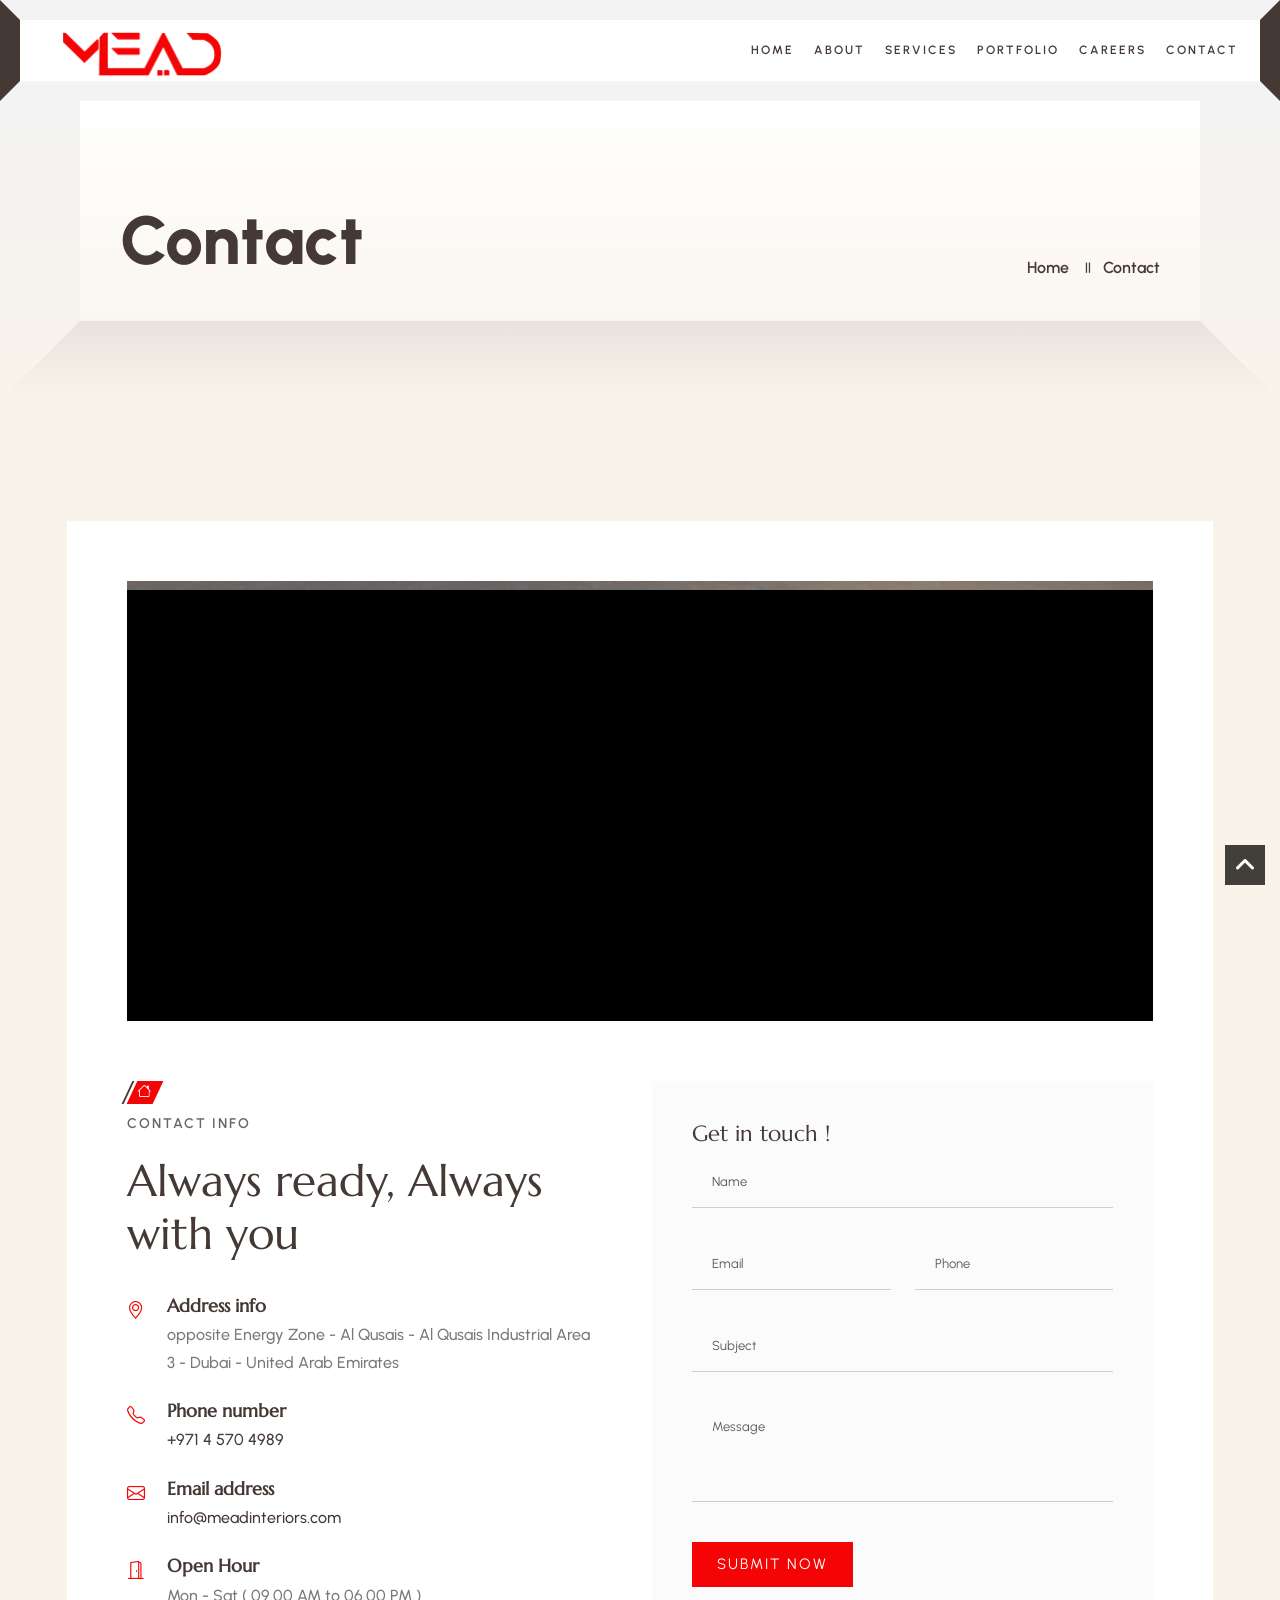
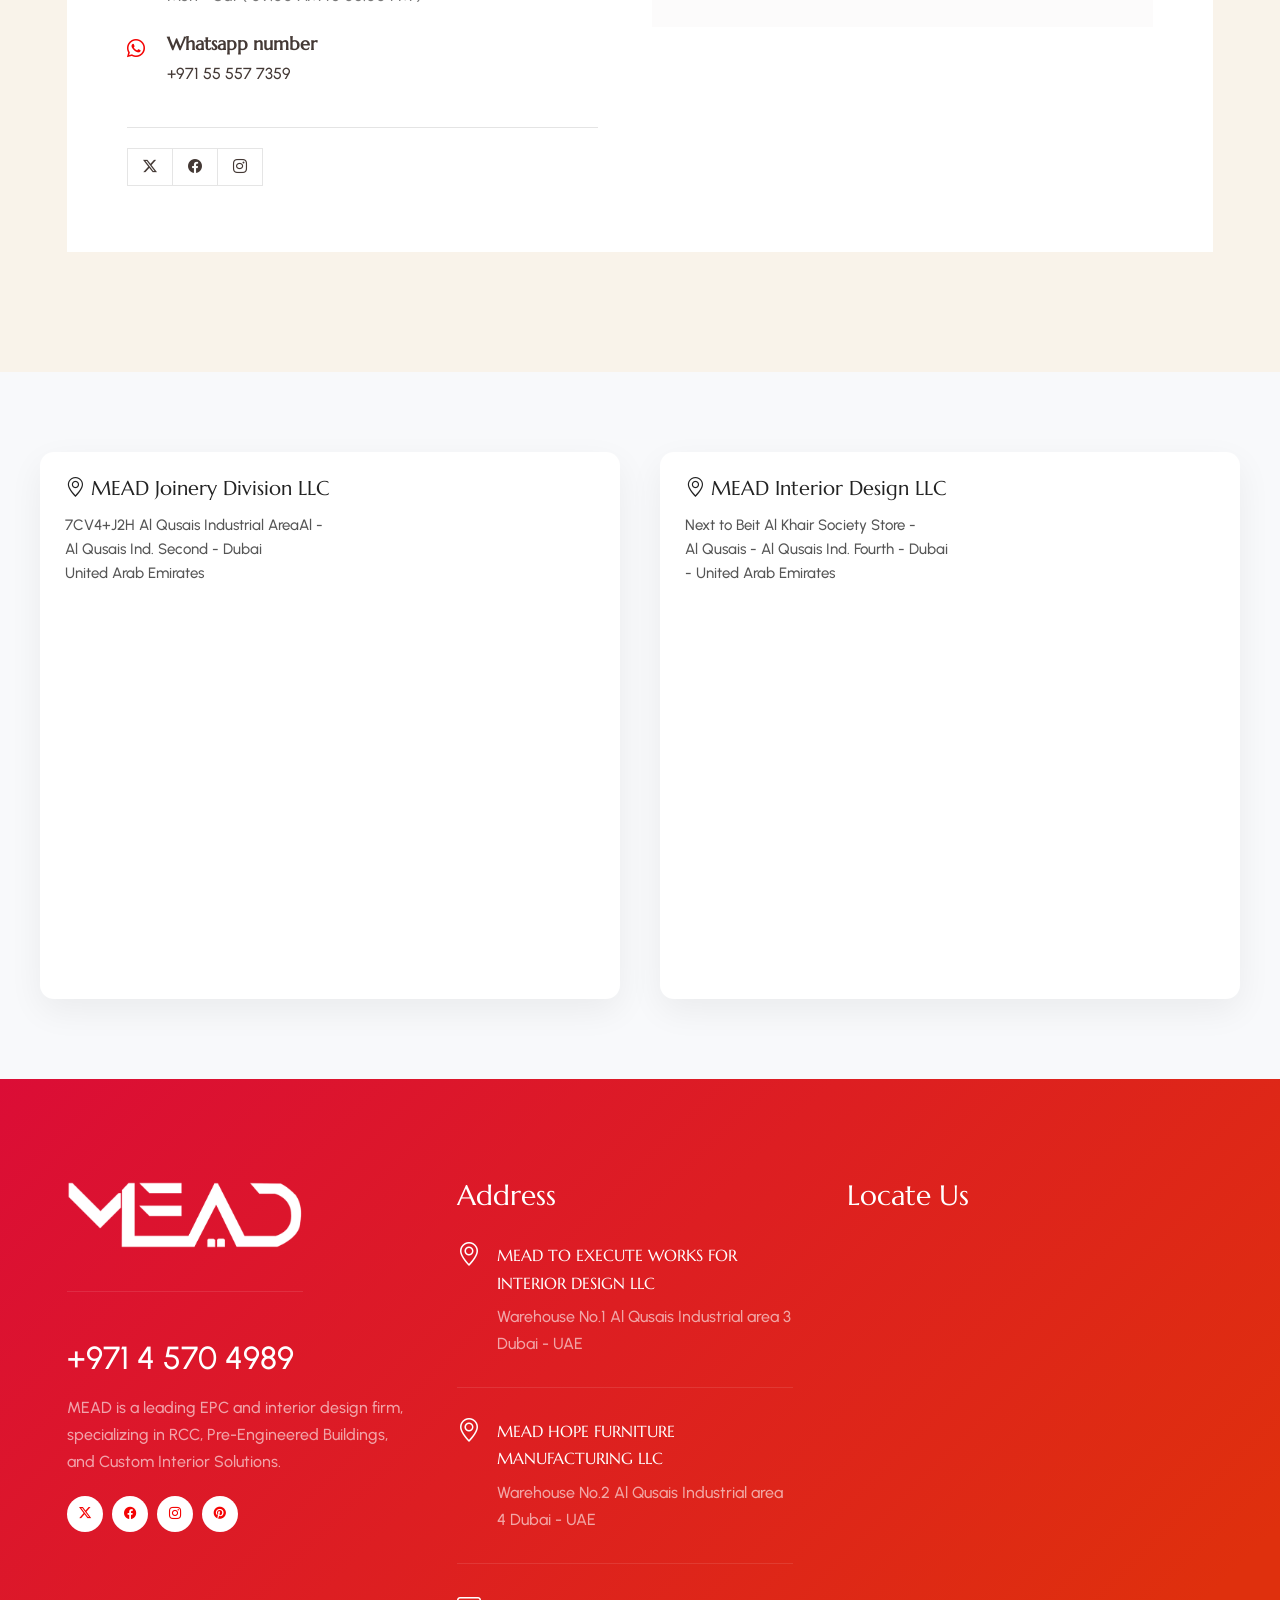
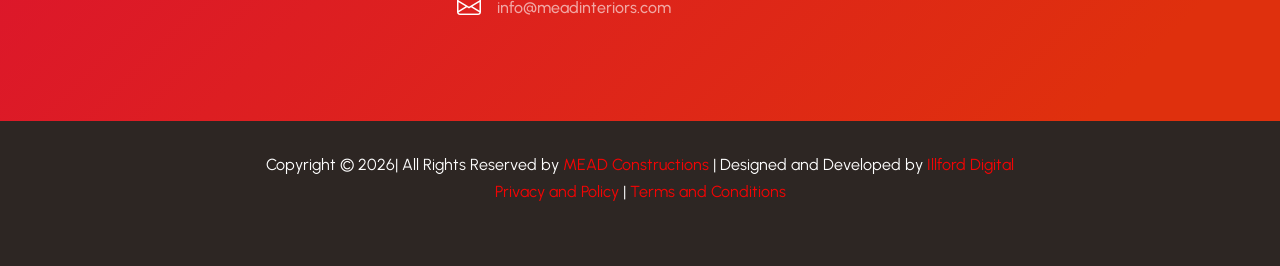
<file: contact.html>
<!DOCTYPE html>
<html lang="en">

<head>
    <!-- META -->
    <meta charset="utf-8">
    <meta http-equiv="X-UA-Compatible" content="IE=edge">
    <meta name="keywords" content="">
    <meta name="author" content="">
    <meta name="robots" content="">
    <meta name="description" content="">

    <!-- FAVICONS ICON -->
    <link rel="apple-touch-icon" href="images/apple-touch-icon-v2.png">
    <link rel="icon" type="image/png" href="images/favicon-32x32-v2.png">
    <link rel="icon" type="image/png" href="images/favicon-16x16.png">

    <!-- PAGE TITLE HERE -->
    <title>MEAD</title>

    <!-- MOBILE SPECIFIC -->
    <meta name="viewport" content="width=device-width, initial-scale=1">

    <link rel="stylesheet" href="css/bootstrap.min.css"><!-- BOOTSTRAP STYLE SHEET -->
    <link rel="stylesheet" href="css/font-awesome.min.css"><!-- FONTAWESOME STYLE SHEET -->
    <link rel="stylesheet" href="css/owl.carousel.min.css"><!-- OWL CAROUSEL STYLE SHEET -->
    <link rel="stylesheet" href="css/magnific-popup.min.css"><!-- MAGNIFIC POPUP STYLE SHEET -->
    <link rel="stylesheet" href="css/swiper-bundle.min.css"><!-- Link Swiper's CSS -->
    <link rel="stylesheet" href="css/style.css"><!-- MAIN STYLE SHEET -->
    <link rel="stylesheet" href="css/bootstrap-icons.css"><!-- BOOTSTRAP ICON STYLE SHEET -->
    <link rel="stylesheet" href="css/lc_lightbox.css"><!-- Lc light box popup -->
    <link rel="stylesheet" href="css/bootstrap-slider.min.css"><!-- Price Range Slider -->
<style>
    .loading-area{
    position: fixed;
    inset: 0;
    background: #ffffff;
    display: flex;
    align-items: center;
    justify-content: center;
    z-index: 9999;
}

/* remove absolute positioning */
.loading-pic{
    position: relative;
}

/* Spinner */
.loader{
    width: 50px;
    height: 50px;
    border: 5px solid #f3f3f3;
    border-top: 5px solid #e10600;
    border-radius: 50%;
    animation: spin 1s linear infinite;
}

@keyframes spin{
    0%{ transform: rotate(0deg); }
    100%{ transform: rotate(360deg); }
}
</style>
</head>

<body>

    <!-- LOADING AREA START ===== -->
    <div class="loading-area">
        <div class="loading-box"></div>
        <div class="loading-pic">
            <div class="loader"></div>
        </div>
    </div>
    <!-- LOADING AREA  END ====== -->

    <!-- Curser Pointer -->
    <div class="cursor"></div>
    <div class="cursor2"></div>

    <div class="page-wraper">

        <!-- HEADER START -->
        <header class="sticky-header site-header header-style-2 mobile-sider-drawer-menu">
            <div class="main-bar-wraper  navbar-expand-lg">
                <div class="main-bar">

                    <div class="container-fluid clearfix">

                        <div class="logo-header">
                            <div class="logo-header-inner logo-header-one">
                                <a href="index.html">
                                    <img src="images/red-logo.png" alt="">
                                </a>
                            </div>
                        </div>


                        <ul class="company-site-info">
                            <li><i class="bi bi-phone"></i><a href="tel:+97145704989" style="cursor: pointer;">+971 4
                                    570 4989</a></li>
                            <li><i class="bi bi-envelope"></i><a href="mailto:info@meadinteriors.com"
                                    style="cursor: pointer;">info@meadinteriors.com</a></li>
                        </ul>


                        <!-- NAV Toggle Button -->
                        <button id="mobile-side-drawer" data-target=".header-nav" data-toggle="collapse" type="button"
                            class="navbar-toggler collapsed">
                            <span class="sr-only">Toggle navigation</span>
                            <span class="icon-bar icon-bar-first"></span>
                            <span class="icon-bar icon-bar-two"></span>
                            <span class="icon-bar icon-bar-three"></span>
                        </button>

                        <!-- MAIN Vav -->
                        <div class="nav-animation header-nav navbar-collapse collapse d-flex justify-content-end">


                            <ul class=" nav navbar-nav">
                                <li><a href="index.html">Home</a></li>
                                  <li><a href="about.html">About</a></li>
                                        <!-- <li class="menu-arrow"><a href="services.html">Services</a></li> -->

                                   <!-- <li class="has-child"><a href="javascript:;">Interiors</a>
                                    <ul class="sub-menu">
                                        <li><a href="service-detail.html">Interior Design</a></li>
                                        <li><a href="service-detail.html">Smart Space</a></li>
                                      <li><a href="service-detail.html">Furnture</a></li>
                                      <li><a href="service-detail.html">Joinery</a></li>
                                    </ul>                                                                 
                                </li>
                                   <li class="has-child"><a href="javascript:;">Construction</a>
                                    <ul class="sub-menu">
                                        <li><a href="service-detail.html">Engineering, Procurement & Construction (EPC)</a></li>
                                        <li><a href="service-detail.html">Pre-Engineered Building (PEB) Systems</a></li>
                                        <li><a href="service-detail.html">Civil & Structural Works</a></li>
                                        <li><a href="service-detail.html">Architecture & Design</a></li>
                                        <li><a href="service-detail.html">Interior Design & Fit-Out</a></li>
                                        <li><a href="service-detail.html">Maintenance & Facility Management</a></li>
                                    </ul>                                                                 
                                </li> -->


                                  <li class="has-child">
                                    <a href="javascript:;">Services</a>
                                    <ul class="sub-menu">

                                        <li><a href="javascript:;">Interiors</a>
                                            <ul class="sub-menu">
                                                <li><a href="interiors.html#residential-interior-design">Residential Interior Design</a></li>
                                                <li><a href="interiors.html#commercial-interior-fit-outs">Commercial Interior Fit-Outs</a></li>
                                                  <li><a href="interiors.html#modular-kitchen-solutions">Modular Kitchen Solutions</a></li>
                                                    <li><a href="interiors.html#bedroom-and-wardrobe-design">Bedroom & Wardrobe Design</a></li>
                                                      <li><a href="interiors.html#false-ceiling-and-lighting-design">False Ceiling & Lighting Design</a></li>
                                                        <li><a href="interiors.html#renovation-and-remodeling-services">Renovation & Remodeling Services</a></li>
                                            </ul>
                                        </li>

                                        <li><a href="javascript:;">Constructions</a>
                                            <ul class="sub-menu">
                                                <li><a href="constructions.html#residential-construction">Residential Construction</a></li>
                                                <li><a href="constructions.html#commercial-construction">Commercial Construction</a></li>
                                                   <li><a href="constructions.html#turnkey-construction-projects">Turnkey Construction Projects</a></li>
                                                      <li><a href="constructions.html#structural-and-civil-works">Structural & Civil Works</a></li>
                                                         <li><a href="constructions.html#renovation-and-extension-projects">Renovation & Extension Projects</a></li>
                                                           <li><a href="constructions.html#project-management-and-consulting">Project Management & Consulting</a></li>
                                            </ul>
                                        </li>                                              
                                    </ul>                                
                                </li>



                                <li><a href="project.html">Portfolio</a></li>
                                <li><a href="career.html">Careers</a></li>
                              
                                <li><a href="contact.html">Contact</a></li>

                                </ul>
 

                                </div>

                                <!-- SITE Search -->
                                <div id="search">
                                    <span class="close-btn">X</span>
                                    <form role="search" id="searchform" action="/search" method="get" class="radius-xl">
                                        <div class="input-group">
                                            <input class="form-control" value="" name="q" type="search"
                                                placeholder="Search...">
                                            <span class="input-group-append">
                                                <button type="button" class="search-btn">
                                                    <i class="bi bi-search"></i>
                                                </button>
                                            </span>
                                        </div>
                                    </form>
                                </div>

                        </div>

                    </div>
                </div>
                <!-- Sidebar popup Item -->
                <!-- <div class="xs-sidebar-group info-group">
                <div class="xs-overlay xs-bg-black"></div>
                <div class="xs-sidebar-widget">

                    <div class="sidebar-widget-container">
                        <div class="widget-heading">
                            <a href="#" class="close-side-widget">
                                <i class="bi bi-x-square-fill"></i>
                            </a>
                        </div>

                        <div class="sidebar-textwidget"> -->

                <!-- Sidebar Info Content -->
                <!-- <div class="sidebar-info-contents">
                                <div class="content-inner">
                                    <div class="content-box">

                                        <div class="cart-dropdown-item-wraper">
                                            <div class="nav-cart-content">
                                                
                                                <div class="nav-cart-items">
                                                    <div class="nav-cart-item">
                                                        <div class="nav-cart-item-image">
                                                            <a href="shop-detail.html"><img src="images/cart/pic-1.jpg" alt="p-1"></a>
                                                        </div>
                                                        <div class="nav-cart-item-desc">
                                                            <span class="nav-cart-item-price"><strong>2</strong> x $ 19.99</span>
                                                            <a href="shop-detail.html">Potted plants with shelf and chair</a>
                                                            <a href="shop-detail.html" class="nav-cart-item-quantity radius-sm">x</a>
                                                        </div>
                                                    </div>
                                                    <div class="nav-cart-item">
                                                        <div class="nav-cart-item-image">
                                                            <a href="shop-detail.html"><img src="images/cart/pic-2.jpg" alt="p-2"></a>
                                                        </div>
                                                        <div class="nav-cart-item-desc">
                                                            <span class="nav-cart-item-price"><strong>1</strong> x $ 24.99</span>
                                                            <a href="shop-detail.html">Elegant plants decoration vase</a>
                                                            <a href="shop-detail.html" class="nav-cart-item-quantity radius-sm">x</a>
                                                        </div>
                                                    </div>
                                                    <div class="nav-cart-item">
                                                        <div class="nav-cart-item-image">
                                                            <a href="shop-detail.html"><img src="images/cart/pic-3.jpg" alt="p-1"></a>
                                                        </div>
                                                        <div class="nav-cart-item-desc">
                                                            <span class="nav-cart-item-price"><strong>2</strong> x $ 19.99</span>
                                                            <a href="shop-detail.html">Round plants decoration vase</a>
                                                            <a href="shop-detail.html" class="nav-cart-item-quantity radius-sm">x</a>
                                                        </div>
                                                    </div>
                                                    <div class="nav-cart-item">
                                                        <div class="nav-cart-item-image">
                                                            <a href="shop-detail.html"><img src="images/cart/pic-4.jpg" alt="p-2"></a>
                                                        </div>
                                                        <div class="nav-cart-item-desc">
                                                            <span class="nav-cart-item-price"><strong>1</strong> x $ 24.99</span>
                                                            <a href="shop-detail.html">Plant pot on stairs interior design</a>
                                                            <a href="shop-detail.html" class="nav-cart-item-quantity radius-sm">x</a>
                                                        </div>
                                                    </div>
                                                </div>

                                                <div class="nav-cart-title p-tb10 p-lr15 d-flex">
                                                    <h4  class="m-a0">Subtotal:</h4>
                                                    <h5 class="m-a0">$67.97</h5>
                                                </div>

                                                <div class="nav-cart-action d-flex justify-content-start">
                                                    <a href="shop-detail.html" class="site-button">View Cart</a>
                                                    <a href="shop-detail.html" class="site-button-secondry" >Checkout </a>
                                                </div>

                                            </div>
                                        </div> 
                                        
                                    </div>
                                </div>
                            </div> -->

                <!-- </div>

                    </div>
                </div>
            </div> -->
                <!--End Sidebar popup Item -->
        </header>
        <!-- HEADER END -->


        <!-- CONTENT START -->
        <div class="page-content">

            <!-- INNER PAGE BANNER -->
            <div class="wt-bnr-inr overlay-wraper bg-center">
                <div class="overlay-main innr-bnr-olay"></div>
                <div class="wt-bnr-inr-entry">
                    <div class="banner-title-outer">
                        <div class="banner-title-name">
                            <h2 class="wt-title">Contact</h2>
                        </div>
                        <!-- BREADCRUMB ROW -->
                        <div>
                            <ul class="wt-breadcrumb breadcrumb-style-2">
                                <li><a href="index.html">Home</a></li>
                                <li>Contact</li>
                            </ul>
                        </div>
                    </div>
                    <!-- BREADCRUMB ROW END -->
                </div>
            </div>
            <!-- INNER PAGE BANNER END -->

            <!-- CONTACT FORM -->
            <div class="section-full p-t120 p-b120">
                <div class="section-content">
                    <div class="container">
                        <div class="contact-one">
                            <div class="c-info-column-media parallax-section">
                                <img class="parallax-image" src="images/video-h.jpg" alt="#">
                            </div>

                            <div class="row">
                                <!-- CONTACT INFO -->
                                <div class="col-xl-6 col-lg-6 col-md-12 ">
                                    <div class="c-info-column-wrap">
                                        <!-- TITLE START-->
                                        <div class="section-head left wt-small-separator-outer">
                                            <div class="wt-small-separator site-text-primary">
                                                <i class="bi bi-house"></i>
                                                <div>Contact Info</div>
                                            </div>
                                            <h2 class="wt-title title_split_anim">Always ready, Always with you</h2>
                                        </div>
                                        <!-- TITLE END-->

                                        <div class="c-info-column">
                                            <div class="c-info-icon"><i class="bi bi-geo-alt"></i></div>
                                            <div class="c-info-detail">
                                                <span class="m-t0">Address info</span>
                                                <p>opposite Energy Zone - Al Qusais - Al Qusais Industrial Area 3 -
                                                    Dubai - United Arab Emirates</p>
                                            </div>
                                        </div>

                                        <div class="c-info-column">
                                            <div class="c-info-icon">
                                                <i class="bi bi-telephone"></i>
                                            </div>
                                            <div class="c-info-detail">
                                                <span class="m-t0">Phone number</span>
                                                <p><a href="tel:+97145704989">+971 4 570 4989</a></p>
                                            </div>
                                        </div>

                                        <div class="c-info-column">
                                            <div class="c-info-icon"><i class="bi bi-envelope"></i></div>
                                            <div class="c-info-detail">
                                                <span class="m-t0">Email address</span>
                                                <p><a href="mailto:info@meadinteriors.com">info@meadinteriors.com</a>
                                                </p>
                                            </div>
                                        </div>

                                        <div class="c-info-column">
                                            <div class="c-info-icon"><i class="bi bi-door-open"></i></div>
                                            <div class="c-info-detail">
                                                <span class="m-t0">Open Hour</span>
                                                <p>Mon - Sat ( 09.00 AM to 06.00 PM )</p>
                                            </div>
                                        </div>

                                        <div class="c-info-column">
                                            <div class="c-info-icon">
                                                <i class="bi bi-whatsapp"></i>
                                            </div>
                                            <div class="c-info-detail">
                                                <span class="m-t0">Whatsapp number</span>
                                                <p><a href="tel:+971555577359">+971 55 557 7359</a></p>
                                            </div>
                                        </div>

                                        <div class="social-icons-contact">
                                            <div class="twm-social2">
                                                <ul>
                                                    <li><a href="https://www.x.com" class="tm-s-x"><i
                                                                class="bi bi-twitter-x"></i></a></li>
                                                    <li><a href="https://www.facebook.com" class="tm-s-fb"><i
                                                                class="bi bi-facebook"></i></a></li>
                                                    <li><a href="https://www.instagram.com" class="tm-s-in"><i
                                                                class="bi bi-instagram"></i></a></li>
                                                    
                                                </ul>
                                            </div>
                                        </div>

                                    </div>
                                </div>
                                <!-- GET IN TOUCH!-->
                                <div class="col-xl-6 col-lg-6 col-md-12">
                                    <div class="contact-info-section">

                                        <div class="contact-form-outer">
                                            <h3 class="wt-title">Get in touch !</h3>
                                            <!-- <p>Hvillas is a very modern and creative template that has been carefully crafted to suit any interior design website.
                                            </p> -->
                                            <form class="cons-contact-form" method="post" action="form-handler2.php">
                                                <div class="row">

                                                    <div class="col-lg-12 col-md-12">
                                                        <div class="form-group">
                                                            <input name="username" type="text" required
                                                                class="form-control" placeholder="Name">
                                                        </div>
                                                    </div>

                                                    <div class="col-lg-6 col-md-12">
                                                        <div class="form-group">
                                                            <input name="email" type="text" class="form-control"
                                                                required placeholder="Email">
                                                        </div>
                                                    </div>

                                                    <div class="col-lg-6 col-md-12">
                                                        <div class="form-group">
                                                            <input name="phone" type="text" class="form-control"
                                                                required placeholder="Phone">
                                                        </div>
                                                    </div>

                                                    <div class="col-lg-12 col-md-12">
                                                        <div class="form-group">
                                                            <input name="subject" type="text" class="form-control"
                                                                required placeholder="Subject">
                                                        </div>
                                                    </div>

                                                    <div class="col-lg-12">
                                                        <div class="form-group">
                                                            <textarea name="message" class="form-control" rows="4"
                                                                placeholder="Message"></textarea>
                                                        </div>
                                                    </div>

                                                    <div class="col-md-12">
                                                        <button type="submit" class="site-button ">Submit Now</button>
                                                    </div>

                                                </div>
                                            </form>
                                        </div>


                                    </div>
                                </div>
                            </div>
                        </div>
                    </div>
                </div>
            </div>

            <!-- GOOGLE MAP -->
            <!-- <div class="section-full g-map-wrap">
                <div class="gmap-outline">
                    <div class="google-map">
                        <div style="width: 100%">
                            <iframe
                                src="https://www.google.com/maps/embed?pb=!1m18!1m12!1m3!1d28857.8201841703!2d55.37491540217954!3d25.296558725775512!2m3!1f0!2f0!3f0!3m2!1i1024!2i768!4f13.1!3m3!1m2!1s0x3e5f43c7c1f4dc7f%3A0x498b988a3151ed4c!2sMEAD%20Interior%20Design%20LLC!5e0!3m2!1sen!2sin!4v1760689233548!5m2!1sen!2sin"
                                width="150%" height="460" style="border:0;" allowfullscreen="" loading="lazy"
                                referrerpolicy="no-referrer-when-downgrade"></iframe>
                        </div>
                    </div>
                </div>
            </div> -->


<!--------->

<style>
.contact-section {
    padding: 80px 0;
    background: #f8f9fb;
}

.contact-wrapper {
    max-width: 1200px;
    margin: auto;
    display: grid;
    grid-template-columns: 1fr 1fr;
    gap: 40px;
}

.contact-card {
    background: #ffffff;
    padding: 25px;
    border-radius: 14px;
    box-shadow: 0 12px 35px rgba(0,0,0,0.06);
    transition: 0.3s ease;
}

.contact-card:hover {
    transform: translateY(-6px);
}

.contact-card h4 {
    margin-bottom: 12px;
    font-size: 20px;
    color: #222;
}

.contact-card p {
    font-size: 15px;
    color: #555;
    line-height: 1.6;
}

.contact-card iframe {
    width: 100%;
    height: 350px;
    border-radius: 12px;
    margin-top: 15px;
    border: 0;
}

/* Responsive */
@media (max-width: 991px) {
    .contact-wrapper {
        grid-template-columns: 1fr;
    }
}
</style>


<section class="contact-section">
    <div class="contact-wrapper">

        <!-- Location 1 -->
        <div class="contact-card">
            <h4><i class="bi bi-geo-alt"></i> MEAD Joinery Division LLC</h4>
            <p>

               7CV4+J2H Al Qusais Industrial AreaAl -<br/> Al Qusais Ind. Second - Dubai <br/> United Arab Emirates
            </p>

            <iframe 
                src="https://www.google.com/maps/embed?pb=!1m14!1m8!1m3!1d450.912993018225!2d55.404832!3d25.2939903!3m2!1i1024!2i768!4f13.1!3m3!1m2!1s0x3e5f5fb2de1c23ad%3A0xd6d1a22216ac4867!2sMEAD%20Interior%20Design%20LLC%20-%20Joinery%20Division!5e0!3m2!1sen!2sin!4v1772083227197!5m2!1sen!2sin"
                allowfullscreen=""
                loading="lazy"
                referrerpolicy="no-referrer-when-downgrade">
            </iframe>
        </div>


        <!-- Location 2 -->
        <div class="contact-card">
            <h4><i class="bi bi-geo-alt"></i> MEAD Interior Design LLC</h4>
            <p>
                Next to Beit Al Khair Society Store -<br/>
                 Al Qusais - Al Qusais Ind. Fourth - Dubai <br/>
                  - United Arab Emirates
            </p>

            <iframe 
                src="https://www.google.com/maps/embed?pb=!1m14!1m8!1m3!1d3607.2180228065977!2d55.3952234!3d25.296878!3m2!1i1024!2i768!4f13.1!3m3!1m2!1s0x3e5f43c7c1f4dc7f%3A0x498b988a3151ed4c!2sMEAD%20Interior%20Design%20LLC!5e0!3m2!1sen!2sin!4v1772083137020!5m2!1sen!2sin"
                allowfullscreen=""
                loading="lazy"
                referrerpolicy="no-referrer-when-downgrade" >
            </iframe>
        </div>

    </div>
</section>

<!--------->



            


        </div>
        <!-- CONTENT END -->

        <!-- FOOTER START -->
        <footer class="site-footer footer-dark">

            <!-- FOOTER BLOCKES START -->
            <div class="footer-top">

                <div class="container">
                    <div class="row">

                        <div class="col-lg-4 col-md-12">

                            <div class="widget widget_about">
                                <div class="logo-footer clearfix">
                                    <a href="index.html"><img src="images/logo-white.png" alt=""></a>
                                </div>
                                <div class="call-us">
                                    <a href="tel:+97145704989">+971 4 570 4989</a>
                                </div>
                                <p>MEAD is a leading EPC and interior design firm, specializing in RCC, Pre-Engineered Buildings, and Custom Interior Solutions.
                                </p>
                                <ul class="social-icons">
                                    <li><a href="https://www.x.com"><i
                                                class="bi bi-twitter-x cursor-scale small"></i></a></li>
                                    <li><a href="https://www.facebook.com "><i
                                                class="bi bi-facebook cursor-scale small"></i></a></li>
                                    <li><a href="https://www.instagram.com"><i
                                                class="bi bi-instagram cursor-scale small"></i></a></li>
                                    <li><a href="https://www.pinterest.com/"><i
                                                class="bi bi-pinterest cursor-scale small"></i></a></li>
                                </ul>


                            </div>

                        </div>



                        <div class="col-lg-4 col-md-6">
                            <div class="widget f-top-space">
                                <h3 class="widget-title">Address</h3>
                                <ul class="widget_address">
                                    <li><i class="bi bi-geo-alt"></i>
                                        <span> MEAD TO EXECUTE WORKS FOR INTERIOR DESIGN LLC</span>
                                        Warehouse No.1
                                        Al Qusais Industrial area 3
                                        Dubai - UAE
                                    </li>
                                    <li><i class="bi bi-geo-alt"></i>
                                        <span>MEAD HOPE FURNITURE MANUFACTURING LLC</span>
                                        Warehouse No.2
                                        Al Qusais Industrial area 4
                                        Dubai - UAE
                                    </li>
                                    <li><i class="bi bi-envelope"></i>info@meadinteriors.com</li>
                                </ul>
                            </div>
                        </div>

                        <!-- <div class="col-lg-4 col-md-6">
                            <div class="widget f-top-space recent-posts-entry">
                                <h3 class="widget-title">Recent Post</h3>
                                <div class="section-content">
                                    <div class="widget-post-bx">
                                        <div class="widget-post clearfix">
                                            <div class="wt-post-media">
                                                <img src="images/blog/recent-blog/pic1.jpg" alt="">
                                            </div>
                                            <div class="wt-post-info">
                                                <div class="wt-post-meta">
                                                    <ul>
                                                        <li class="post-author">25 May</li>
                                                        <li class="post-comment">05 Comment</li>
                                                    </ul>
                                                </div>
                                                <div class="wt-post-header">
                                                    <a href="blog-single.html" class="post-title">Approved for
                                                        restoration town hall.</a>
                                                </div>
                                            </div>
                                        </div>
                                        <div class="widget-post clearfix">
                                            <div class="wt-post-media">
                                                <img src="images/blog/recent-blog/pic2.jpg" alt="">
                                            </div>
                                            <div class="wt-post-info">
                                                <div class="wt-post-meta">
                                                    <ul>
                                                        <li class="post-author">28 June</li>
                                                        <li class="post-comment">05 Comment</li>
                                                    </ul>
                                                </div>
                                                <div class="wt-post-header">
                                                    <a href="blog-single.html" class="post-title">Planning approved for
                                                        restoration.</a>
                                                </div>
                                            </div>
                                        </div>
                                        <div class="widget-post clearfix">
                                            <div class="wt-post-media">
                                                <img src="images/blog/recent-blog/pic3.jpg" alt="">
                                            </div>
                                            <div class="wt-post-info">
                                                <div class="wt-post-meta">
                                                    <ul>
                                                        <li class="post-author">28 June</li>
                                                        <li class="post-comment">05 Comment</li>
                                                    </ul>
                                                </div>
                                                <div class="wt-post-header">
                                                    <a href="blog-single.html" class="post-title">Crafting elegance with
                                                        a modern twist.</a>
                                                </div>
                                            </div>
                                        </div>
                                    </div>
                                </div>
                            </div>
                        </div> -->


                        <div class="col-lg-4 col-md-6">
                            <div class="widget f-top-space">
                                <h3 class="widget-title"> Locate Us</h3><br>
                                <div class="responsive-map">
                                    <iframe
                                        src="https://www.google.com/maps/embed?pb=!1m18!1m12!1m3!1d28857.8201841703!2d55.37491540217954!3d25.296558725775512!2m3!1f0!2f0!3f0!3m2!1i1024!2i768!4f13.1!3m3!1m2!1s0x3e5f43c7c1f4dc7f%3A0x498b988a3151ed4c!2sMEAD%20Interior%20Design%20LLC!5e0!3m2!1sen!2sin!4v1760689233548!5m2!1sen!2sin"
                                        allowfullscreen="" loading="lazy"
                                        referrerpolicy="no-referrer-when-downgrade"></iframe>
                                </div>


                            </div>
                        </div>



                    </div>

                </div>
            </div>
            <!-- FOOTER COPYRIGHT -->

            <div class="footer-bottom">
                <div class="container">
                    <div class="container">
                        <div class="footer-bottom-info d-flex justify-content-center">
                            <div class="ftex">
                                <span class="copyrights-text">Copyright ©
                                    <script>document.write(new Date().getFullYear());</script>| All Rights Reserved by
                                    <a href="#">MEAD Constructions</a> | Designed and Developed by <a
                                        href="https://illforddigital.com/">Illford
                                        Digital</a><br> <a href="#" title="">Privacy and
                                        Policy</a> | <a href="#" title="">Terms and
                                        Conditions</a>
                            </div>
                        </div>
                    </div>
                </div>
            </div>

        </footer>
        <!-- FOOTER END -->

        <!-- BUTTON TOP START -->
        <button class="scroltop"><span class="fa fa-angle-up  relative" id="btn-vibrate"></span></button>

    </div>



    <!-- JAVASCRIPT  FILES ========================================= -->
    <script src="js/jquery-3.7.1.min.js"></script><!-- JQUERY.MIN JS -->
    <script src="js/popper.min.js"></script><!-- POPPER.MIN JS -->
    <script src="js/bootstrap.min.js"></script><!-- BOOTSTRAP.MIN JS -->
    <script src="js/magnific-popup.min.js"></script><!-- MAGNIFIC-POPUP JS -->
    <script src="js/waypoints.min.js"></script><!-- WAYPOINTS JS -->
    <script src="js/counterup.min.js"></script><!-- COUNTERUP JS -->

    <script src="js/isotope.pkgd.min.js"></script><!-- MASONRY  -->
    <script src="js/imagesloaded.pkgd.min.js"></script><!-- MASONRY  -->
    <script src="js/owl.carousel.min.js"></script><!-- OWL  SLIDER  -->
    <script src="js/theia-sticky-sidebar.js"></script><!-- STICKY SIDEBAR  -->
    <script src="js/jquery.bootstrap-touchspin.js"></script><!-- FORM JS -->

    <script src="js/lc_lightbox.lite.js"></script><!-- IMAGE POPUP -->
    <script src="js/bootstrap-slider.min.js"></script><!-- Form js -->
    <script src="js/swiper-bundle.min.js"></script> <!-- Swiper JS -->
    <script src="js/img-parallax.js"></script>
    <script src="js/wow.min.js"></script><!-- WOW ANIMATION JS -->

    <!-- Title animation Js -->
    <script src="js/gsap.min.js"></script><!-- cursor -->
    <script src="js/custom.js"></script><!-- CUSTOM FUCTIONS  -->

</body>

</html>
</file>
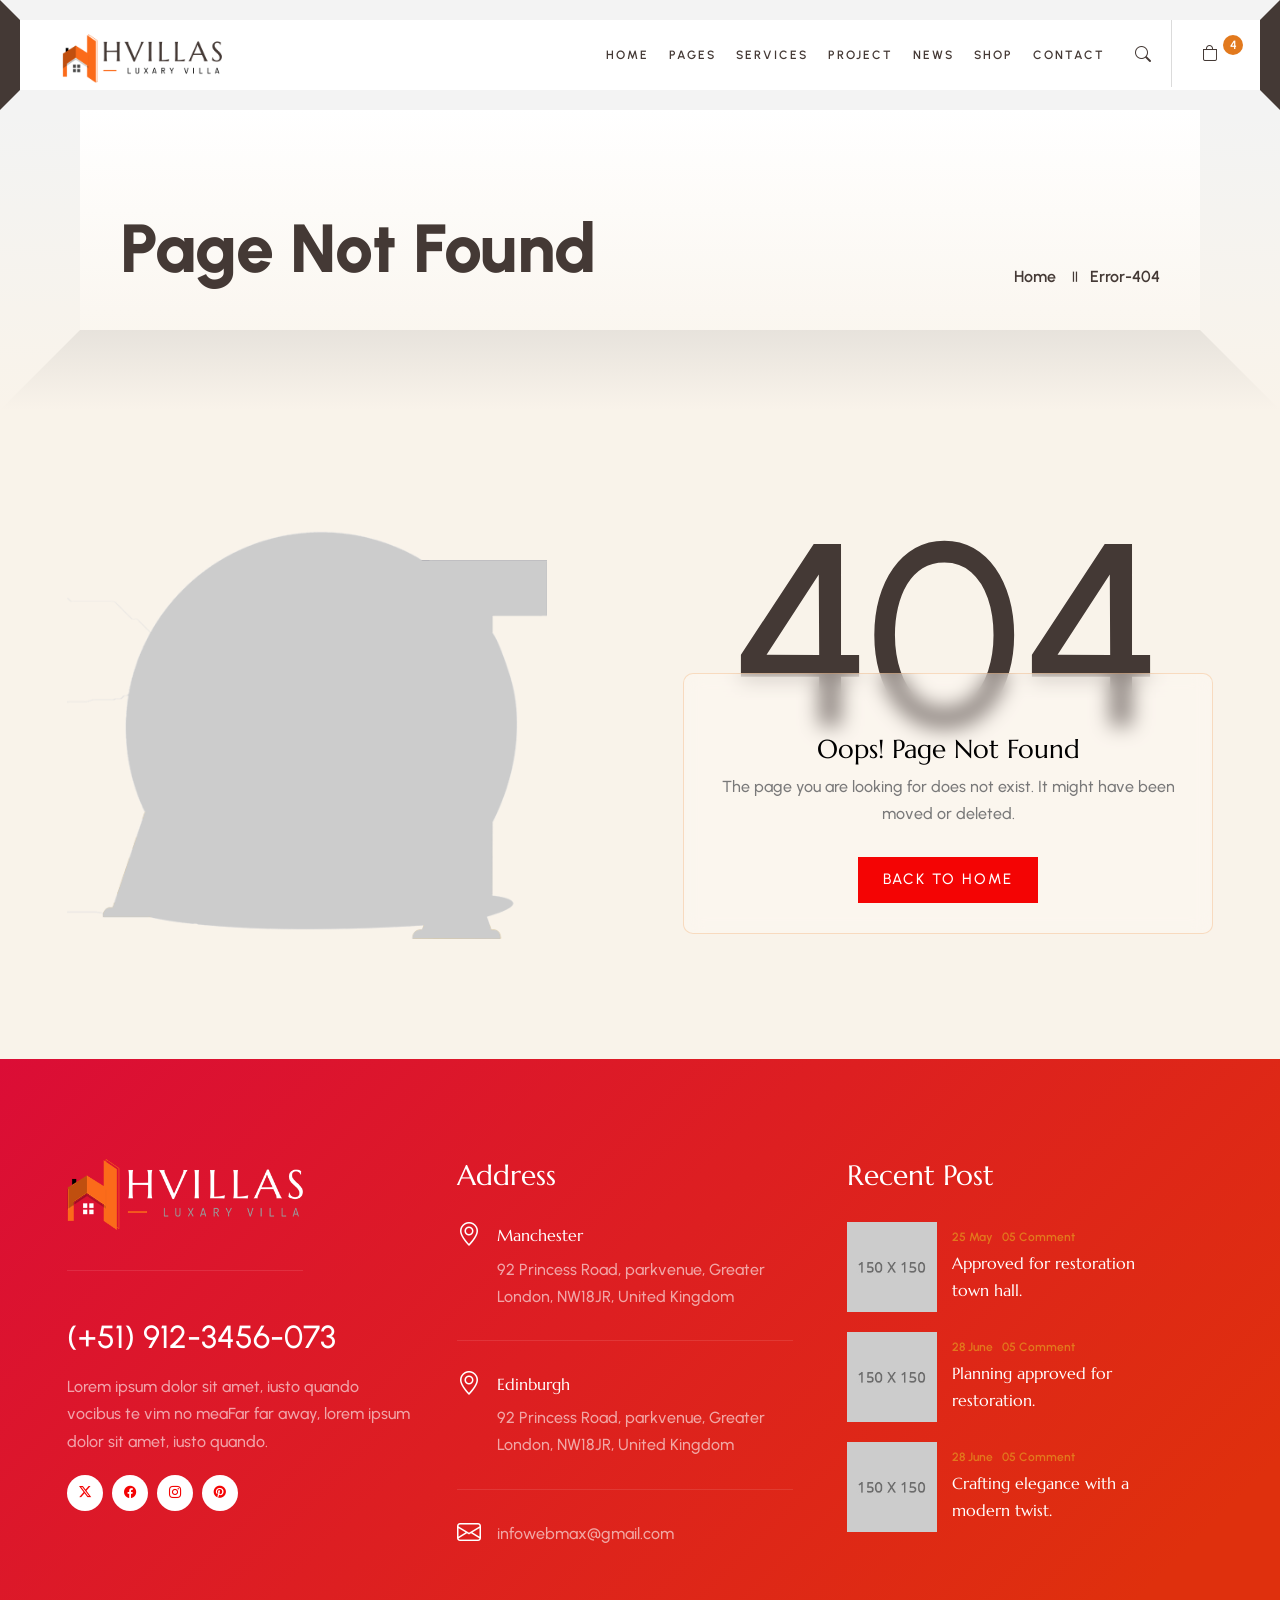
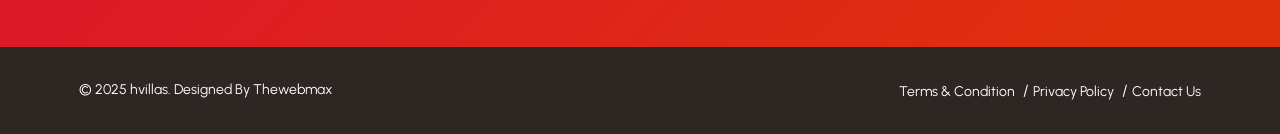
<file: error-404.html>
<!DOCTYPE html>
<html lang="en">

<head>
	<!-- META -->
    <meta charset="utf-8">
    <meta http-equiv="X-UA-Compatible" content="IE=edge">
    <meta name="keywords" content="">
    <meta name="author" content="">
    <meta name="robots" content="">    
    <meta name="description" content="">
    
    <!-- FAVICONS ICON -->
    <link rel="icon" href="images/favicon.ico" type="image/x-icon">
    <link rel="shortcut icon" type="image/x-icon" href="images/favicon.png">
    
    <!-- PAGE TITLE HERE -->
    <title>Hvillas Template | Error 404</title>
    
    <!-- MOBILE SPECIFIC -->
    <meta name="viewport" content="width=device-width, initial-scale=1">

    <link rel="stylesheet"  href="css/bootstrap.min.css"><!-- BOOTSTRAP STYLE SHEET -->
    <link rel="stylesheet"  href="css/font-awesome.min.css"><!-- FONTAWESOME STYLE SHEET -->
    <link rel="stylesheet"  href="css/owl.carousel.min.css"><!-- OWL CAROUSEL STYLE SHEET -->
    <link rel="stylesheet"  href="css/magnific-popup.min.css"><!-- MAGNIFIC POPUP STYLE SHEET -->
    <link rel="stylesheet"  href="css/swiper-bundle.min.css"><!-- Link Swiper's CSS -->  
    <link rel="stylesheet"  href="css/style.css"><!-- MAIN STYLE SHEET -->
    <link rel="stylesheet"  href="css/bootstrap-icons.css"><!-- BOOTSTRAP ICON STYLE SHEET -->
    <link rel="stylesheet"  href="css/lc_lightbox.css"><!-- Lc light box popup -->     
    <link rel="stylesheet"  href="css/bootstrap-slider.min.css"><!-- Price Range Slider -->
    
</head>

<body>

<!-- LOADING AREA START ===== -->
<div class="loading-area">
    <div class="loading-box"></div>
    <div class="loading-pic">
        <div class="loader"></div>
    </div>
</div>
<!-- LOADING AREA  END ====== -->

<!-- Curser Pointer -->
<div class="cursor"></div>
<div class="cursor2"></div>

	<div class="page-wraper">
     
        <!-- HEADER START -->
        <header class="sticky-header site-header header-style-2 mobile-sider-drawer-menu">
            <div class="main-bar-wraper  navbar-expand-lg">
                <div class="main-bar">  
                                    
                    <div class="container-fluid clearfix"> 
                
                        <div class="logo-header">
                            <div class="logo-header-inner logo-header-one">
                                <a href="index.html">
                                <img src="images/logo-light.png" alt="">
                                </a>
                            </div>
                        </div>  


                        <ul class="company-site-info">
                            <li><i class="bi bi-phone"></i><span>(+070) 3856 456 364</span></li>
                            <li><i class="bi bi-envelope"></i><span>helpdomain@gmail.com</span></li>
                        </ul>

                        
                        <!-- NAV Toggle Button -->
                        <button id="mobile-side-drawer" data-target=".header-nav" data-toggle="collapse" type="button" class="navbar-toggler collapsed">
                            <span class="sr-only">Toggle navigation</span>
                            <span class="icon-bar icon-bar-first"></span>
                            <span class="icon-bar icon-bar-two"></span>
                            <span class="icon-bar icon-bar-three"></span>
                        </button> 

                        <!-- MAIN Vav -->
                        <div class="nav-animation header-nav navbar-collapse collapse d-flex justify-content-end">
                    
                            <ul class=" nav navbar-nav">
                                <li class="has-child"><a href="javascript:;">Home</a>
                                    <ul class="sub-menu">
                                        <li><a href="index.html">Home 1</a></li>
                                        <li><a href="index-2.html">Home 2</a></li>
                                        
                                    </ul>
                                </li>


                                <li class="has-child">
                                    <a href="javascript:;">Pages</a>
                                    <ul class="sub-menu">

                                        <li><a href="javascript:;">About</a>
                                            <ul class="sub-menu">
                                                <li><a href="about-1.html">About us 1</a></li>
                                                <li><a href="about-2.html">About us 2</a></li>
                                            </ul>
                                        </li>

                                        <li><a href="javascript:;">Team</a>
                                            <ul class="sub-menu">
                                                <li><a href="our-team.html">Team</a></li>
                                                <li><a href="our-team-detail.html">Team Detail</a></li>
                                            </ul>
                                        </li>

                                        <li><a href="faq.html">Faq</a></li>
                                        <li><a href="pricing.html">Pricing</a></li>
                                        <li><a href="error-404.html">Error-404</a></li>
                                                                                        
                                    </ul>                                
                                </li>

                                <li class="has-child"><a href="javascript:;">Services</a>
                                    <ul class="sub-menu">
                                        <li><a href="services.html">Services 1</a></li>
                                        <li><a href="services-2.html">Services 2</a></li>
                                        <li><a href="service-detail.html">Services Detail</a></li>
                                    </ul>                                                                 
                                </li>
                        
                                <li class="has-child"><a href="javascript:;">Project</a>
                                    <ul class="sub-menu">
                                        <li><a href="project-1.html">Projects 1</a></li>                                        
                                        <li><a href="project-2.html">Projects 2</a></li>
                                        <li><a href="project-single.html">Projects Single</a></li>                                        
                                    </ul>                                
                                </li>

                                
                        
                                <li class="has-child"><a href="javascript:;">News</a>
                                    <ul class="sub-menu">
                                        <li><a href="blog-grid.html">Blog Grid</a></li>                                        
                                        <li><a href="blog-list.html">Blog List</a></li>
                                        <li><a href="blog-masonry.html">Blog Masonry</a></li>
                                        <li><a href="blog-single.html">Blog Single</a></li>
                                    </ul>                                
                                </li>
                                <li class="has-child"><a href="javascript:;">Shop</a>
                                    <ul class="sub-menu">
                                        <li><a href="shop.html">Shop</a></li>                                        
                                        <li><a href="shop-detail.html">Shop Detail</a></li>
                                    </ul>                                
                                </li>                                                                
                                <li><a href="contact.html">Contact</a></li>  
                        
                            </ul>

                        </div>
                        
                        <!-- Header Right Section-->
                        <div class="extra-nav header-1-nav">
                            <div class="extra-cell one">
                                <div class="header-search">
                                    <a href="#search" class="header-search-icon"><i class="bi bi-search"></i></a>
                                </div>                                
                            </div>
                            <div class="extra-cell two h-cart-block">
                                <a href="javascript:;" class="wt-cart cart-btn navSidebar-button" title="Your Cart">
                                    <span class="link-inner">
                                        <span class="woo-cart-total"> </span>
                                        <span class="woo-cart-count">
                                            <i class="bi bi-bag"></i>
                                            <span class="shopping-bag wcmenucart-count ">4</span>
                                        </span>
                                    </span>
                                </a>
                            </div>
                        </div>

                        
                        
                        
                        <!-- SITE Search -->
                        <div id="search"> 
                            <span class="close-btn">X</span>
                            <form role="search" id="searchform" action="/search" method="get" class="radius-xl">
                                <div class="input-group">
                                    <input class="form-control" value="" name="q" type="search" placeholder="Search...">
                                    <span class="input-group-append">
                                        <button type="button" class="search-btn">
                                            <i class="bi bi-search"></i>
                                        </button>
                                    </span>
                                </div> 
                            </form>
                        </div> 

                    </div>    
                
                </div>
            </div>
            <!-- Sidebar popup Item -->
            <div class="xs-sidebar-group info-group">
                <div class="xs-overlay xs-bg-black"></div>
                <div class="xs-sidebar-widget">

                    <div class="sidebar-widget-container">
                        <div class="widget-heading">
                            <a href="#" class="close-side-widget">
                                <i class="bi bi-x-square-fill"></i>
                            </a>
                        </div>

                        <div class="sidebar-textwidget">

                            <!-- Sidebar Info Content -->
                            <div class="sidebar-info-contents">
                                <div class="content-inner">
                                    <div class="content-box">

                                        <div class="cart-dropdown-item-wraper">
                                            <div class="nav-cart-content">
                                                
                                                <div class="nav-cart-items">
                                                    <div class="nav-cart-item">
                                                        <div class="nav-cart-item-image">
                                                            <a href="shop-detail.html"><img src="images/cart/pic-1.jpg" alt="p-1"></a>
                                                        </div>
                                                        <div class="nav-cart-item-desc">
                                                            <span class="nav-cart-item-price"><strong>2</strong> x $ 19.99</span>
                                                            <a href="shop-detail.html">Potted plants with shelf and chair</a>
                                                            <a href="shop-detail.html" class="nav-cart-item-quantity radius-sm">x</a>
                                                        </div>
                                                    </div>
                                                    <div class="nav-cart-item">
                                                        <div class="nav-cart-item-image">
                                                            <a href="shop-detail.html"><img src="images/cart/pic-2.jpg" alt="p-2"></a>
                                                        </div>
                                                        <div class="nav-cart-item-desc">
                                                            <span class="nav-cart-item-price"><strong>1</strong> x $ 24.99</span>
                                                            <a href="shop-detail.html">Elegant plants decoration vase</a>
                                                            <a href="shop-detail.html" class="nav-cart-item-quantity radius-sm">x</a>
                                                        </div>
                                                    </div>
                                                    <div class="nav-cart-item">
                                                        <div class="nav-cart-item-image">
                                                            <a href="shop-detail.html"><img src="images/cart/pic-3.jpg" alt="p-1"></a>
                                                        </div>
                                                        <div class="nav-cart-item-desc">
                                                            <span class="nav-cart-item-price"><strong>2</strong> x $ 19.99</span>
                                                            <a href="shop-detail.html">Round plants decoration vase</a>
                                                            <a href="shop-detail.html" class="nav-cart-item-quantity radius-sm">x</a>
                                                        </div>
                                                    </div>
                                                    <div class="nav-cart-item">
                                                        <div class="nav-cart-item-image">
                                                            <a href="shop-detail.html"><img src="images/cart/pic-4.jpg" alt="p-2"></a>
                                                        </div>
                                                        <div class="nav-cart-item-desc">
                                                            <span class="nav-cart-item-price"><strong>1</strong> x $ 24.99</span>
                                                            <a href="shop-detail.html">Plant pot on stairs interior design</a>
                                                            <a href="shop-detail.html" class="nav-cart-item-quantity radius-sm">x</a>
                                                        </div>
                                                    </div>
                                                </div>

                                                <div class="nav-cart-title p-tb10 p-lr15 d-flex">
                                                    <h4  class="m-a0">Subtotal:</h4>
                                                    <h5 class="m-a0">$67.97</h5>
                                                </div>

                                                <div class="nav-cart-action d-flex justify-content-start">
                                                    <a href="shop-detail.html" class="site-button">View Cart</a>
                                                    <a href="shop-detail.html" class="site-button-secondry" >Checkout </a>
                                                </div>

                                            </div>
                                        </div> 
                                        
                                    </div>
                                </div>
                            </div>

                        </div>

                    </div>
                </div>
            </div>
            <!--End Sidebar popup Item -->
        </header>
        <!-- HEADER END -->
      
        <!-- CONTENT START -->
        <div class="page-content">

            <!-- INNER PAGE BANNER -->
            <div class="wt-bnr-inr overlay-wraper bg-center">
            	<div class="overlay-main innr-bnr-olay"></div>
                <div class="wt-bnr-inr-entry">
                    <div class="banner-title-outer">
                        <div class="banner-title-name">
                            <h2 class="wt-title">Page Not Found</h2>
                        </div>
                        <!-- BREADCRUMB ROW -->                            
                        <div>
                            <ul class="wt-breadcrumb breadcrumb-style-2">
                                <li><a href="index.html">Home</a></li>
                                <li>Error-404</li>
                            </ul>
                        </div>
                    </div>
                    <!-- BREADCRUMB ROW END -->                        
                </div>
            </div>
            <!-- INNER PAGE BANNER END -->

            <!-- Error SECTION START -->
            <div class="section-full page-notfound-outer p-t120 p-b90">
                <div class="container">
					<div class="section-content page-notfound-inner">
                        <div class="page-notfound">
                            <div class="page-notfound-media">
                                <img src="images/error-bg.png" alt="">
                            </div>
                            <div class="page-notfound-content">
                                <h1 class="error-title">404</h1>
                                <div class="page-notfound-info">
                                    <h2 class="error-comment">Oops! Page Not Found</h2>
                                    <p>The page you are looking for does not exist. It might have been moved or deleted.</p>
                                    <a href="index.html" class="site-button ">Back to Home</a>
                                </div>
                            </div>
                        </div>
                    </div>
                </div>
            </div>   
            <!-- Error  SECTION END -->  
             
            <!-- FOOTER START -->
            <footer class="site-footer footer-dark" >

                <!-- FOOTER BLOCKES START -->  
                <div class="footer-top">
                                                                                
                    <div class="container">
                        <div class="row">

                            <div class="col-lg-4 col-md-12">
                                
                                <div class="widget widget_about">
                                    <div class="logo-footer clearfix">
                                        <a href="index.html"><img src="images/logo-dark.png" alt=""></a>
                                    </div>
                                    <div class="call-us">
                                        <a href="tel:+216-761-8331">(+51) 912-3456-073</a>
                                    </div>
                                    <p>Lorem ipsum dolor sit amet, iusto quando  
                                        vocibus te vim no meaFar far away, lorem 
                                        ipsum dolor sit amet, iusto quando.
                                    </p>
                                    <ul class="social-icons">
                                        <li><a href="https://www.x.com"><i class="bi bi-twitter-x cursor-scale small"></i></a></li>
                                        <li><a href="https://www.facebook.com "><i class="bi bi-facebook cursor-scale small"></i></a></li>
                                        <li><a href="https://www.instagram.com"><i class="bi bi-instagram cursor-scale small"></i></a></li>
                                        <li><a href="https://www.pinterest.com/"><i class="bi bi-pinterest cursor-scale small"></i></a></li>
                                    </ul>


                                </div>                            
                                
                            </div>

                                                
                        
                            <div class="col-lg-4 col-md-6">
                                <div class="widget f-top-space">
                                    <h3 class="widget-title">Address</h3>
                                    <ul class="widget_address"> 
                                        <li><i class="bi bi-geo-alt"></i>
                                            <span>Manchester</span>
                                            92 Princess Road, parkvenue, Greater
                                            London, NW18JR, United Kingdom
                                        </li>
                                        <li><i class="bi bi-geo-alt"></i>
                                            <span>Edinburgh</span>
                                            92 Princess Road, parkvenue, Greater
                                            London, NW18JR, United Kingdom
                                        </li>
                                        <li><i class="bi bi-envelope"></i>infowebmax@gmail.com</li>
                                    </ul>  
                                </div>
                            </div>

                            <div class="col-lg-4 col-md-6">
                                <div class="widget f-top-space recent-posts-entry">
                                    <h3 class="widget-title">Recent Post</h3>
                                    <div class="section-content">
                                        <div class="widget-post-bx">
                                            <div class="widget-post clearfix">
                                                <div class="wt-post-media">
                                                    <img src="images/blog/recent-blog/pic1.jpg" alt="">
                                                </div>
                                                <div class="wt-post-info">
                                                    <div class="wt-post-meta">
                                                        <ul>
                                                            <li class="post-author">25 May</li>
                                                            <li class="post-comment">05 Comment</li>
                                                        </ul>
                                                    </div>                                            
                                                    <div class="wt-post-header">
                                                        <a href="blog-single.html" class="post-title">Approved for restoration town hall.</a>
                                                    </div>
                                                </div>
                                            </div>
                                            <div class="widget-post clearfix">
                                                <div class="wt-post-media">
                                                    <img src="images/blog/recent-blog/pic2.jpg" alt="">
                                                </div>
                                                <div class="wt-post-info">
                                                    <div class="wt-post-meta">
                                                        <ul>
                                                            <li class="post-author">28 June</li>
                                                            <li class="post-comment">05 Comment</li>
                                                        </ul>
                                                    </div>                                            
                                                    <div class="wt-post-header">
                                                        <a href="blog-single.html" class="post-title">Planning approved for restoration.</a>
                                                    </div>
                                                </div>
                                            </div>
                                            <div class="widget-post clearfix">
                                                <div class="wt-post-media">
                                                    <img src="images/blog/recent-blog/pic3.jpg" alt="">
                                                </div>
                                                <div class="wt-post-info">
                                                    <div class="wt-post-meta">
                                                        <ul>
                                                            <li class="post-author">28 June</li>
                                                            <li class="post-comment">05 Comment</li>
                                                        </ul>
                                                    </div>                                            
                                                    <div class="wt-post-header">
                                                        <a href="blog-single.html" class="post-title">Crafting elegance with a modern twist.</a>
                                                    </div>
                                                </div>
                                            </div>
                                        </div>
                                    </div>
                                </div>
                            </div>



                        </div>

                    </div>
                </div>
                <!-- FOOTER COPYRIGHT -->
                                    
                <div class="footer-bottom">
                    <div class="container">
                        <div class="container">
                            <div class="footer-bottom-info d-flex justify-content-between">
                                <div class="wt-footer-bot-left">
                                    <span class="copyrights-text">© 2025 hvillas. Designed By Thewebmax</span>
                                </div>
                                <div class="wt-footer-bot-right">
                                    <ul class="copyrights-nav"> 
                                        <li><a href="about-2.html">Terms  &amp; Condition</a></li>
                                        <li><a href="faq.html">Privacy Policy</a></li>
                                        <li><a href="contact-1.html">Contact Us</a></li>
                                    </ul>
                                </div>
                            </div>
                        </div>
                    </div>   
                </div>   
        
            </footer>
            <!-- FOOTER END -->

            <!-- BUTTON TOP START -->
            <button class="scroltop"><span class="fa fa-angle-up  relative" id="btn-vibrate"></span></button>
     
        </div>
        <!-- CONTENT END -->


 	</div>



<!-- JAVASCRIPT  FILES ========================================= --> 
<script  src="js/jquery-3.7.1.min.js"></script><!-- JQUERY.MIN JS -->
<script  src="js/popper.min.js"></script><!-- POPPER.MIN JS -->
<script  src="js/bootstrap.min.js"></script><!-- BOOTSTRAP.MIN JS -->
<script  src="js/magnific-popup.min.js"></script><!-- MAGNIFIC-POPUP JS -->
<script  src="js/waypoints.min.js"></script><!-- WAYPOINTS JS -->
<script  src="js/counterup.min.js"></script><!-- COUNTERUP JS -->

<script  src="js/isotope.pkgd.min.js"></script><!-- MASONRY  -->
<script  src="js/imagesloaded.pkgd.min.js"></script><!-- MASONRY  -->
<script  src="js/owl.carousel.min.js"></script><!-- OWL  SLIDER  -->
<script  src="js/theia-sticky-sidebar.js"></script><!-- STICKY SIDEBAR  -->
<script  src="js/jquery.bootstrap-touchspin.js"></script><!-- FORM JS -->

<script  src="js/lc_lightbox.lite.js" ></script><!-- IMAGE POPUP -->
<script  src="js/bootstrap-slider.min.js"></script><!-- Form js -->
<script  src="js/swiper-bundle.min.js"></script> <!-- Swiper JS -->
<script  src="js/img-parallax.js"></script>
<script src="js/wow.min.js"></script><!-- WOW ANIMATION JS -->

<!-- Title animation Js -->
<script  src="js/gsap.min.js"></script><!-- cursor -->
<script  src="js/custom.js"></script><!-- CUSTOM FUCTIONS  -->

</body>

</html>
</file>
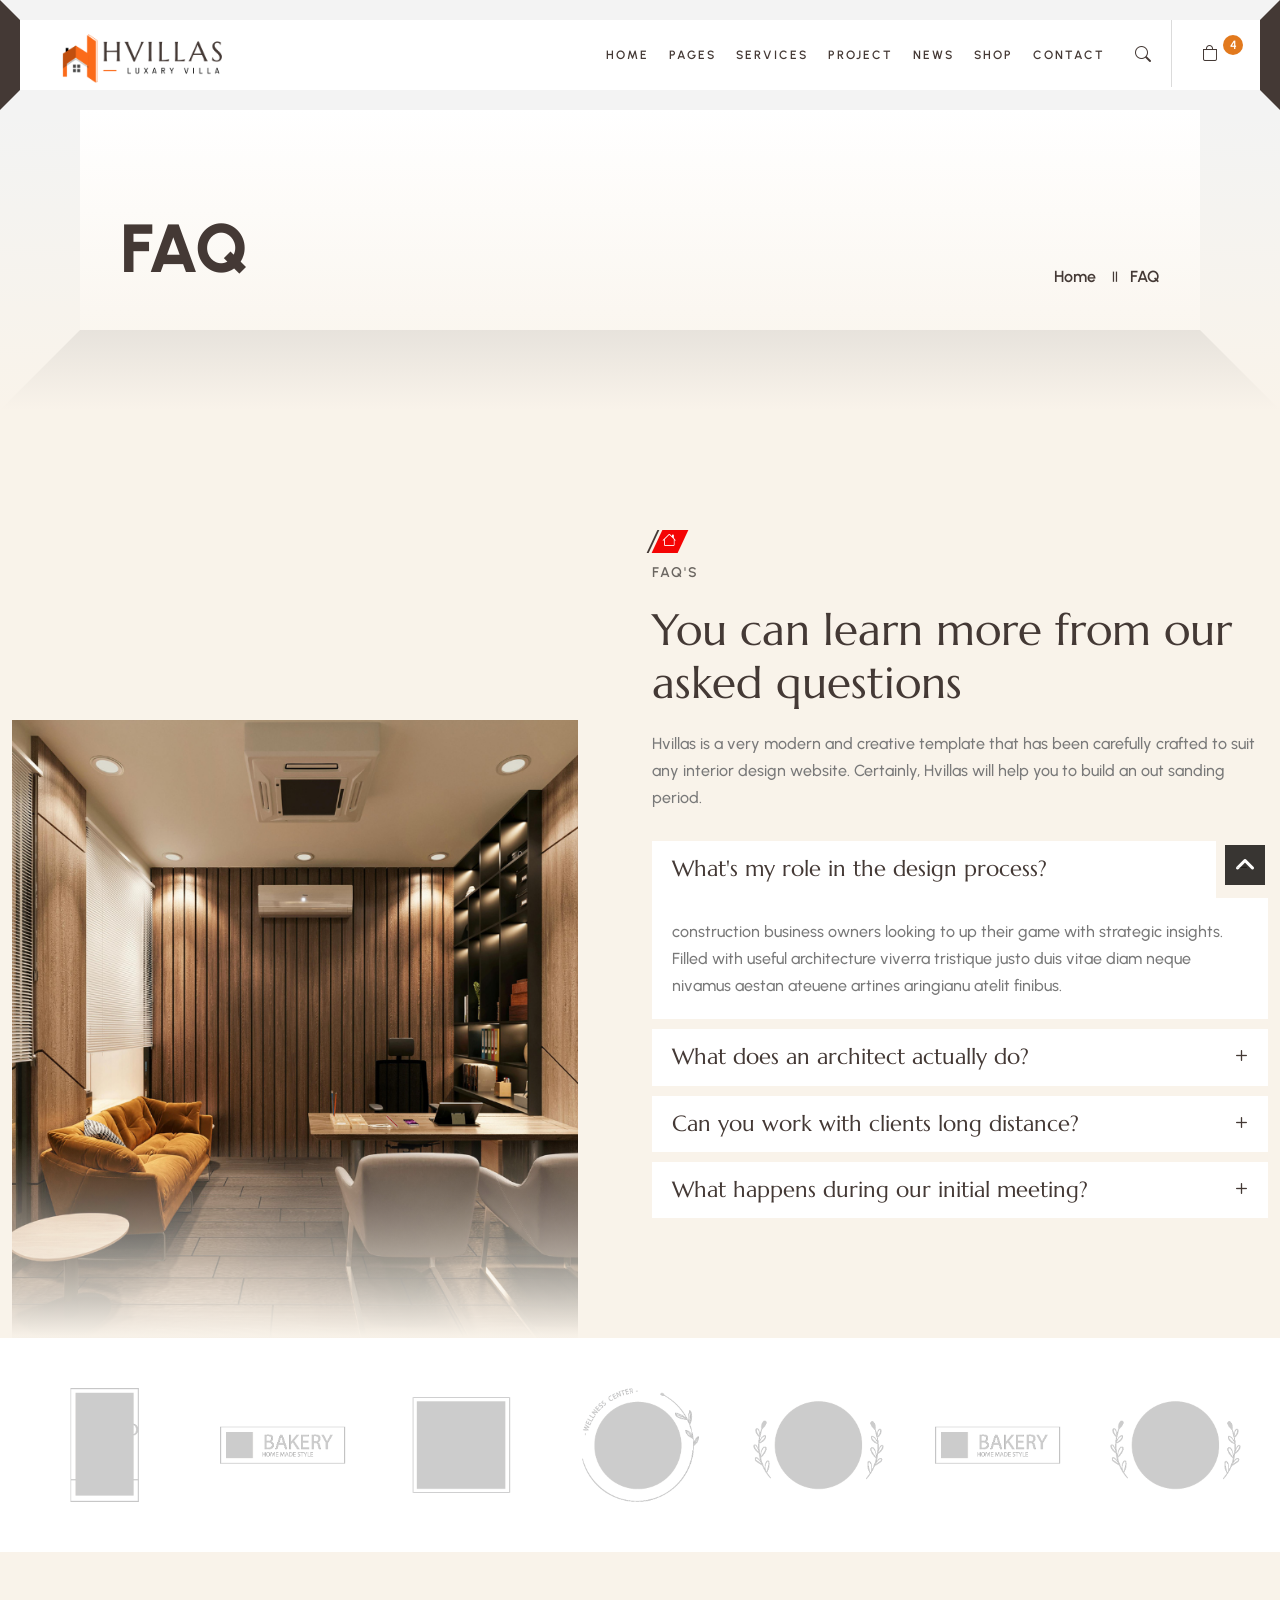
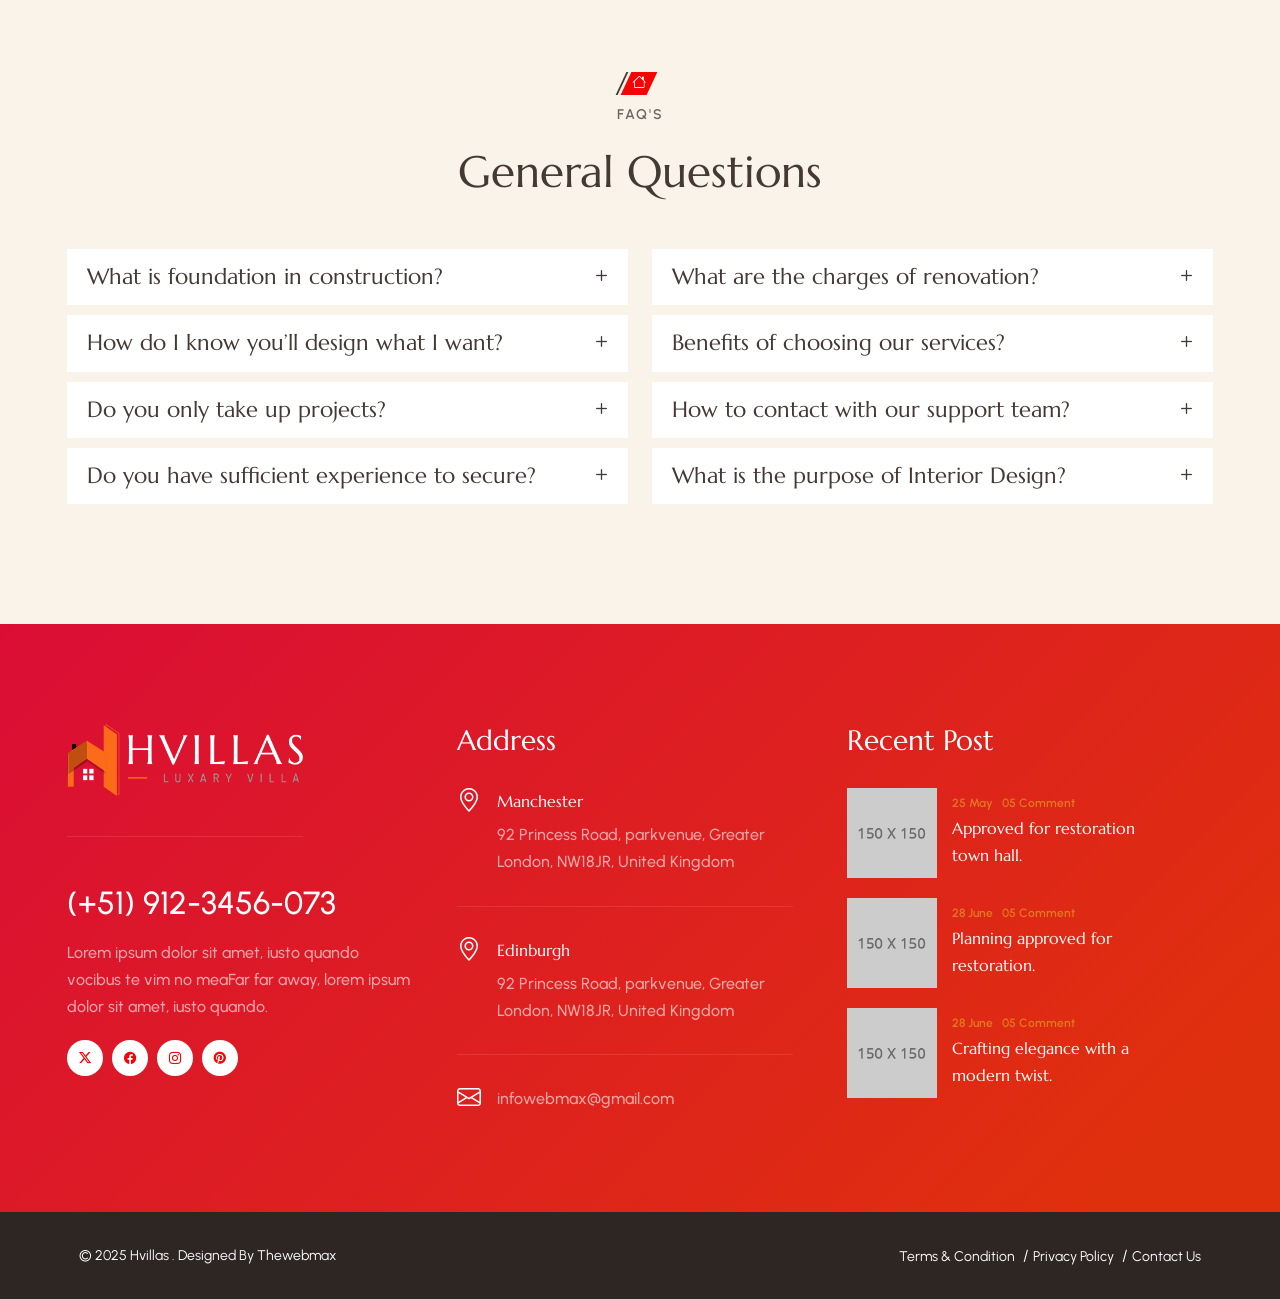
<file: faq.html>
<!DOCTYPE html>
<html lang="en">

<head>
	<!-- META -->
    <meta charset="utf-8">
    <meta http-equiv="X-UA-Compatible" content="IE=edge">
    <meta name="keywords" content="">
    <meta name="author" content="">
    <meta name="robots" content="">    
    <meta name="description" content="">
    
    <!-- FAVICONS ICON -->
    <link rel="icon" href="images/favicon.ico" type="image/x-icon">
    <link rel="shortcut icon" type="image/x-icon" href="images/favicon.png">
    
    <!-- PAGE TITLE HERE -->
    <title>Hvillas Template | FAQ</title>
    
    <!-- MOBILE SPECIFIC -->
    <meta name="viewport" content="width=device-width, initial-scale=1">

    <link rel="stylesheet"  href="css/bootstrap.min.css"><!-- BOOTSTRAP STYLE SHEET -->
    <link rel="stylesheet"  href="css/font-awesome.min.css"><!-- FONTAWESOME STYLE SHEET -->
    <link rel="stylesheet"  href="css/owl.carousel.min.css"><!-- OWL CAROUSEL STYLE SHEET -->
    <link rel="stylesheet"  href="css/magnific-popup.min.css"><!-- MAGNIFIC POPUP STYLE SHEET -->
    <link rel="stylesheet"  href="css/swiper-bundle.min.css"><!-- Link Swiper's CSS -->  
    <link rel="stylesheet"  href="css/style.css"><!-- MAIN STYLE SHEET -->
    <link rel="stylesheet"  href="css/bootstrap-icons.css"><!-- BOOTSTRAP ICON STYLE SHEET -->
    <link rel="stylesheet"  href="css/lc_lightbox.css"><!-- Lc light box popup -->     
    <link rel="stylesheet"  href="css/bootstrap-slider.min.css"><!-- Price Range Slider -->
    
</head>

<body>

<!-- LOADING AREA START ===== -->
<div class="loading-area">
    <div class="loading-box"></div>
    <div class="loading-pic">
        <div class="loader"></div>
    </div>
</div>
<!-- LOADING AREA  END ====== -->

<!-- Curser Pointer -->
<div class="cursor"></div>
<div class="cursor2"></div>

	<div class="page-wraper">
     
        <!-- HEADER START -->
        <header class="sticky-header site-header header-style-2 mobile-sider-drawer-menu">
            <div class="main-bar-wraper  navbar-expand-lg">
                <div class="main-bar">  
                                    
                    <div class="container-fluid clearfix"> 
                
                        <div class="logo-header">
                            <div class="logo-header-inner logo-header-one">
                                <a href="index.html">
                                <img src="images/logo-light.png" alt="">
                                </a>
                            </div>
                        </div>  


                        <ul class="company-site-info">
                            <li><i class="bi bi-phone"></i><span>(+070) 3856 456 364</span></li>
                            <li><i class="bi bi-envelope"></i><span>helpdomain@gmail.com</span></li>
                        </ul>

                        
                        <!-- NAV Toggle Button -->
                        <button id="mobile-side-drawer" data-target=".header-nav" data-toggle="collapse" type="button" class="navbar-toggler collapsed">
                            <span class="sr-only">Toggle navigation</span>
                            <span class="icon-bar icon-bar-first"></span>
                            <span class="icon-bar icon-bar-two"></span>
                            <span class="icon-bar icon-bar-three"></span>
                        </button> 

                        <!-- MAIN Vav -->
                        <div class="nav-animation header-nav navbar-collapse collapse d-flex justify-content-end">
                    
                            <ul class=" nav navbar-nav">
                                <li class="has-child"><a href="javascript:;">Home</a>
                                    <ul class="sub-menu">
                                        <li><a href="index.html">Home 1</a></li>
                                        <li><a href="index-2.html">Home 2</a></li>
                                        
                                    </ul>
                                </li>


                                <li class="has-child">
                                    <a href="javascript:;">Pages</a>
                                    <ul class="sub-menu">

                                        <li><a href="javascript:;">About</a>
                                            <ul class="sub-menu">
                                                <li><a href="about-1.html">About us 1</a></li>
                                                <li><a href="about-2.html">About us 2</a></li>
                                            </ul>
                                        </li>

                                        <li><a href="javascript:;">Team</a>
                                            <ul class="sub-menu">
                                                <li><a href="our-team.html">Team</a></li>
                                                <li><a href="our-team-detail.html">Team Detail</a></li>
                                            </ul>
                                        </li>

                                        <li><a href="faq.html">Faq</a></li>
                                        <li><a href="pricing.html">Pricing</a></li>
                                        <li><a href="error-404.html">Error-404</a></li>
                                                                                        
                                    </ul>                                
                                </li>

                                <li class="has-child"><a href="javascript:;">Services</a>
                                    <ul class="sub-menu">
                                        <li><a href="services.html">Services 1</a></li>
                                        <li><a href="services-2.html">Services 2</a></li>
                                        <li><a href="service-detail.html">Services Detail</a></li>
                                    </ul>                                                                 
                                </li>
                        
                                <li class="has-child"><a href="javascript:;">Project</a>
                                    <ul class="sub-menu">
                                        <li><a href="project-1.html">Projects 1</a></li>                                        
                                        <li><a href="project-2.html">Projects 2</a></li>
                                        <li><a href="project-single.html">Projects Single</a></li>                                        
                                    </ul>                                
                                </li>

                                
                        
                                <li class="has-child"><a href="javascript:;">News</a>
                                    <ul class="sub-menu">
                                        <li><a href="blog-grid.html">Blog Grid</a></li>                                        
                                        <li><a href="blog-list.html">Blog List</a></li>
                                        <li><a href="blog-masonry.html">Blog Masonry</a></li>
                                        <li><a href="blog-single.html">Blog Single</a></li>
                                    </ul>                                
                                </li>
                                <li class="has-child"><a href="javascript:;">Shop</a>
                                    <ul class="sub-menu">
                                        <li><a href="shop.html">Shop</a></li>                                        
                                        <li><a href="shop-detail.html">Shop Detail</a></li>
                                    </ul>                                
                                </li>                                                                
                                <li><a href="contact.html">Contact</a></li>  
                        
                            </ul>

                        </div>
                        
                        <!-- Header Right Section-->
                        <div class="extra-nav header-1-nav">
                            <div class="extra-cell one">
                                <div class="header-search">
                                    <a href="#search" class="header-search-icon"><i class="bi bi-search"></i></a>
                                </div>                                
                            </div>
                            <div class="extra-cell two h-cart-block">
                                <a href="javascript:;" class="wt-cart cart-btn navSidebar-button" title="Your Cart">
                                    <span class="link-inner">
                                        <span class="woo-cart-total"> </span>
                                        <span class="woo-cart-count">
                                            <i class="bi bi-bag"></i>
                                            <span class="shopping-bag wcmenucart-count ">4</span>
                                        </span>
                                    </span>
                                </a>
                            </div>
                        </div>

                        
                        
                        
                        <!-- SITE Search -->
                        <div id="search"> 
                            <span class="close-btn">X</span>
                            <form role="search" id="searchform" action="/search" method="get" class="radius-xl">
                                <div class="input-group">
                                    <input class="form-control" value="" name="q" type="search" placeholder="Search...">
                                    <span class="input-group-append">
                                        <button type="button" class="search-btn">
                                            <i class="bi bi-search"></i>
                                        </button>
                                    </span>
                                </div> 
                            </form>
                        </div> 

                    </div>    
                
                </div>
            </div>
            <!-- Sidebar popup Item -->
            <div class="xs-sidebar-group info-group">
                <div class="xs-overlay xs-bg-black"></div>
                <div class="xs-sidebar-widget">

                    <div class="sidebar-widget-container">
                        <div class="widget-heading">
                            <a href="#" class="close-side-widget">
                                <i class="bi bi-x-square-fill"></i>
                            </a>
                        </div>

                        <div class="sidebar-textwidget">

                            <!-- Sidebar Info Content -->
                            <div class="sidebar-info-contents">
                                <div class="content-inner">
                                    <div class="content-box">

                                        <div class="cart-dropdown-item-wraper">
                                            <div class="nav-cart-content">
                                                
                                                <div class="nav-cart-items">
                                                    <div class="nav-cart-item">
                                                        <div class="nav-cart-item-image">
                                                            <a href="shop-detail.html"><img src="images/cart/pic-1.jpg" alt="p-1"></a>
                                                        </div>
                                                        <div class="nav-cart-item-desc">
                                                            <span class="nav-cart-item-price"><strong>2</strong> x $ 19.99</span>
                                                            <a href="shop-detail.html">Potted plants with shelf and chair</a>
                                                            <a href="shop-detail.html" class="nav-cart-item-quantity radius-sm">x</a>
                                                        </div>
                                                    </div>
                                                    <div class="nav-cart-item">
                                                        <div class="nav-cart-item-image">
                                                            <a href="shop-detail.html"><img src="images/cart/pic-2.jpg" alt="p-2"></a>
                                                        </div>
                                                        <div class="nav-cart-item-desc">
                                                            <span class="nav-cart-item-price"><strong>1</strong> x $ 24.99</span>
                                                            <a href="shop-detail.html">Elegant plants decoration vase</a>
                                                            <a href="shop-detail.html" class="nav-cart-item-quantity radius-sm">x</a>
                                                        </div>
                                                    </div>
                                                    <div class="nav-cart-item">
                                                        <div class="nav-cart-item-image">
                                                            <a href="shop-detail.html"><img src="images/cart/pic-3.jpg" alt="p-1"></a>
                                                        </div>
                                                        <div class="nav-cart-item-desc">
                                                            <span class="nav-cart-item-price"><strong>2</strong> x $ 19.99</span>
                                                            <a href="shop-detail.html">Round plants decoration vase</a>
                                                            <a href="shop-detail.html" class="nav-cart-item-quantity radius-sm">x</a>
                                                        </div>
                                                    </div>
                                                    <div class="nav-cart-item">
                                                        <div class="nav-cart-item-image">
                                                            <a href="shop-detail.html"><img src="images/cart/pic-4.jpg" alt="p-2"></a>
                                                        </div>
                                                        <div class="nav-cart-item-desc">
                                                            <span class="nav-cart-item-price"><strong>1</strong> x $ 24.99</span>
                                                            <a href="shop-detail.html">Plant pot on stairs interior design</a>
                                                            <a href="shop-detail.html" class="nav-cart-item-quantity radius-sm">x</a>
                                                        </div>
                                                    </div>
                                                </div>

                                                <div class="nav-cart-title p-tb10 p-lr15 d-flex">
                                                    <h4  class="m-a0">Subtotal:</h4>
                                                    <h5 class="m-a0">$67.97</h5>
                                                </div>

                                                <div class="nav-cart-action d-flex justify-content-start">
                                                    <a href="shop-detail.html" class="site-button">View Cart</a>
                                                    <a href="shop-detail.html" class="site-button-secondry" >Checkout </a>
                                                </div>

                                            </div>
                                        </div> 
                                        
                                    </div>
                                </div>
                            </div>

                        </div>

                    </div>
                </div>
            </div>
            <!--End Sidebar popup Item -->
        </header>
        <!-- HEADER END -->

      
        <!-- CONTENT START -->
        <div class="page-content">

            <!-- INNER PAGE BANNER -->
            <div class="wt-bnr-inr overlay-wraper bg-center">
            	<div class="overlay-main innr-bnr-olay"></div>
                <div class="wt-bnr-inr-entry">
                    <div class="banner-title-outer">
                        <div class="banner-title-name">
                            <h2 class="wt-title">FAQ</h2>
                        </div>
                        <!-- BREADCRUMB ROW -->                            
                        <div>
                            <ul class="wt-breadcrumb breadcrumb-style-2">
                                <li><a href="index.html">Home</a></li>
                                <li>FAQ</li>
                            </ul>
                        </div>
                    </div>
                    
                    
                    <!-- BREADCRUMB ROW END -->                        
                </div>
            </div>
            <!-- INNER PAGE BANNER END -->

            <!-- FAQ SECTION START -->
            <div class="section-full twm-faq-outer-wrap">
                <div class="container-fluid">
                    <div class="section-content"> 
                        <div class="faq-outer"> 
                            <div class="row">
                                
                                <div class="col-lg-6 col-md-12">
                                    <div class="faq-left-media">
                                        <img src="images/faq-pic.png" alt="Image">
                                    </div>
                                </div>
                                <div class="col-lg-6 col-md-12">
                                    <div class="faq-right-content">
                                        <!-- TITLE START-->
                                        <div class="section-head left wt-small-separator-outer">
                                            <div class="wt-small-separator site-text-primary">
                                                <i class="bi bi-house"></i>
                                                <div>FAQ's</div>
                                            </div>
                                            <h2 class="title_split_anim">You can learn more from our asked questions</h2>
                                            <p>Hvillas is a very modern and creative template that has been 
                                                carefully crafted to suit any interior design website. Certainly, 
                                                Hvillas will help you to build an out sanding period.
                                            </p>
                                            
                                        </div>
                                        <!-- TITLE END--> 
                                        <!-- Accordian -->
                                        <div class="wt-accordion " id="accordion-two">

                                            <!--One-->
                                            <div class="panel wt-panel">
                                                <div class="acod-head" id="headingOne">
                                                    <h4 class="acod-title">
                                                        <a class="collapsed" data-bs-toggle="collapse" href="#collapseOne" aria-expanded="true" aria-controls="collapseOne">
                                                            What's my role in the design process? 
                                                        <span class="indicator"><i class="bi bi-plus"></i></span>
                                                        </a>
                                                    </h4>
                                                </div>
                                                <div id="collapseOne" class="collapse show" aria-labelledby="headingOne" data-bs-parent="#accordion-two">
                                                    <div class="acod-content p-tb15">
                                                        construction business owners looking to up their game with strategic insights. Filled with useful architecture viverra tristique justo duis vitae diam neque nivamus aestan ateuene artines aringianu atelit finibus.
                                                    </div>
                                                </div>
                                            </div>

                                            <!--Two-->
                                            <div class="panel wt-panel">
                                                <div class="acod-head" id="headingTwo">
                                                    <h4 class="acod-title">
                                                        <a class="collapsed" data-bs-toggle="collapse" href="#collapseTwo" aria-expanded="false" aria-controls="collapseTwo">
                                                            What does an architect actually do? 
                                                        <span class="indicator"><i class="bi bi-plus"></i></span>
                                                        </a>
                                                    </h4>
                                                </div>
                                                <div id="collapseTwo" class="collapse" aria-labelledby="headingTwo" data-bs-parent="#accordion-two">
                                                    <div class="acod-content p-tb15">
                                                        sunt aliqua put a bird on it squid single-origin coffee nulla assumenda shoreditch et. Nihil anim keffiyeh helvetica, craft beer labore wes anderson cred nesciunt sapiente ea proident. Ad vegan excepteur butcher vice lomo.
                                                    </div>
                                                </div>
                                            </div> 
                                            
                                            <!--Three-->
                                            <div class="panel wt-panel">
                                                <div class="acod-head" id="headingThree">
                                                    <h4 class="acod-title">
                                                        <a class="collapsed" data-bs-toggle="collapse" href="#collapseThree" aria-expanded="false" aria-controls="collapseThree">
                                                            Can you work with clients long distance?  
                                                        <span class="indicator"><i class="bi bi-plus"></i></span>
                                                        </a>
                                                    </h4>
                                                </div>
                                                <div id="collapseThree" class="collapse" aria-labelledby="headingThree" data-bs-parent="#accordion-two">
                                                    <div class="acod-content p-tb15">
                                                        Architecture viverra tristique justo duis vitae diam neque nivamus aestan ateuene artines aringianu atelit finibus viverra nec lacus. Nedana theme erodino setlie suscipe no tristique.
                                                    </div>
                                                </div>
                                            </div> 
                                            
                                            <!--Four-->
                                            <div class="panel wt-panel">
                                                <div class="acod-head" id="headingFour">
                                                    <h4 class="acod-title">
                                                        <a class="collapsed" data-bs-toggle="collapse" href="#collapseFour" aria-expanded="false" aria-controls="collapseFour">
                                                            What happens during our initial meeting?  
                                                        <span class="indicator"><i class="bi bi-plus"></i></span>
                                                        </a>
                                                    </h4>
                                                </div>
                                                <div id="collapseFour" class="collapse" aria-labelledby="headingFour" data-bs-parent="#accordion-two">
                                                    <div class="acod-content p-tb15">
                                                        architecture viverra tristique justo duis vitae diam neque nivamus aestan ateuene artines aringianu atelit finibus viverra nec lacus. Nedana theme erodino setlie suscipe no tristique.
                                                    </div>
                                                </div>
                                            </div> 

                                        </div>
                                    </div>                                  
                                </div>

                            </div>
                        </div> 
                    </div>                                 
                </div>
            </div>   
            <!-- FAQ SECTION END -->

            <!-- CLIENT LOGO SECTION START -->
            <div class="section-full  Client-logo-style1-wrap">
                
                <div class="section-content">
                    <div class="home-client-carousel2-wrap">
                          
                        <!-- Swiper -->
                        <div class="swiper home-client-carousel2">
                            <div class="swiper-wrapper">
                                <div class="swiper-slide">
                                    <div class="ow-client-logo">
                                        <div class="client-logo client-logo-media">
                                        <a href="about-2.html"><img src="images/client-logo/dark/1.png" alt=""></a></div>
                                    </div>
                                </div>
                                <div class="swiper-slide">
                                    <div class="ow-client-logo">
                                        <div class="client-logo client-logo-media">
                                        <a href="about-2.html"><img src="images/client-logo/dark/2.png" alt=""></a></div>
                                    </div>
                                </div>
                                <div class="swiper-slide">
                                    <div class="ow-client-logo">
                                        <div class="client-logo client-logo-media">
                                        <a href="about-2.html"><img src="images/client-logo/dark/3.png" alt=""></a></div>
                                    </div>
                                </div>
                                <div class="swiper-slide">
                                    <div class="ow-client-logo">
                                        <div class="client-logo client-logo-media">
                                        <a href="about-2.html"><img src="images/client-logo/dark/4.png" alt=""></a></div>
                                    </div>
                                </div>
                                <div class="swiper-slide">
                                    <div class="ow-client-logo">
                                        <div class="client-logo client-logo-media">
                                        <a href="about-2.html"><img src="images/client-logo/dark/5.png" alt=""></a></div>
                                    </div>
                                </div>
                                <div class="swiper-slide">
                                    <div class="ow-client-logo">
                                        <div class="client-logo client-logo-media">
                                        <a href="about-2.html"><img src="images/client-logo/dark/1.png" alt=""></a></div>
                                    </div>
                                </div>
                                <div class="swiper-slide">
                                    <div class="ow-client-logo">
                                        <div class="client-logo client-logo-media">
                                        <a href="about-2.html"><img src="images/client-logo/dark/3.png" alt=""></a></div>
                                    </div>
                                </div>
                                <div class="swiper-slide">
                                    <div class="ow-client-logo">
                                        <div class="client-logo client-logo-media">
                                        <a href="about-2.html"><img src="images/client-logo/dark/1.png" alt=""></a></div>
                                    </div>
                                </div>
                                <div class="swiper-slide">
                                    <div class="ow-client-logo">
                                        <div class="client-logo client-logo-media">
                                        <a href="about-2.html"><img src="images/client-logo/dark/2.png" alt=""></a></div>
                                    </div>
                                </div>
                                <div class="swiper-slide">
                                    <div class="ow-client-logo">
                                        <div class="client-logo client-logo-media">
                                        <a href="about-2.html"><img src="images/client-logo/dark/3.png" alt=""></a></div>
                                    </div>
                                </div>
                                <div class="swiper-slide">
                                    <div class="ow-client-logo">
                                        <div class="client-logo client-logo-media">
                                        <a href="about-2.html"><img src="images/client-logo/dark/4.png" alt=""></a></div>
                                    </div>
                                </div>
                                <div class="swiper-slide">
                                    <div class="ow-client-logo">
                                        <div class="client-logo client-logo-media">
                                        <a href="about-2.html"><img src="images/client-logo/dark/5.png" alt=""></a></div>
                                    </div>
                                </div>
                                <div class="swiper-slide">
                                    <div class="ow-client-logo">
                                        <div class="client-logo client-logo-media">
                                        <a href="about-2.html"><img src="images/client-logo/dark/1.png" alt=""></a></div>
                                    </div>
                                </div>
                                <div class="swiper-slide">
                                    <div class="ow-client-logo">
                                        <div class="client-logo client-logo-media">
                                        <a href="about-2.html"><img src="images/client-logo/dark/3.png" alt=""></a></div>
                                    </div>
                                </div>
                            </div>
                        </div>
                        
                    </div>
                </div>
            
            </div>
            <!-- CLIENT LOGO  SECTION End -->

            <!-- General Question START -->
            <div class="section-full p-t120 p-b90 faq-gen-que-wrap">
                <div class="container">
                    <!-- TITLE START-->

                    <div class="section-head center wt-small-separator-outer">
                        <div class="wt-small-separator site-text-primary">
                            <i class="bi bi-house"></i>
                            <div>FAQ's</div>
                        </div>
                        <h2 class="wt-title  title_split_anim">General Questions</h2>
                    </div>
                                              
                    <!-- TITLE END-->   
               
                    <div class="section-content">
                        <div class="team-box1-wraper">
                            <div class="row">

                                <div class="col-xl-6 col-lg-6 col-md-6 m-b30">
                                    <!-- Accordian -->
                                    <div class="wt-accordion " id="accordion-three">

                                        <!--One-->
                                        <div class="panel wt-panel">
                                            <div class="acod-head" id="headingThree_one">
                                                <h4 class="acod-title">
                                                    <a class="collapsed" data-bs-toggle="collapse" href="#collapseThree_one" aria-expanded="false" aria-controls="collapseThree_one">
                                                        What is foundation in construction?
                                                    <span class="indicator"><i class="bi bi-plus"></i></span>
                                                    </a>
                                                </h4>
                                            </div>
                                            <div id="collapseThree_one" class="collapse" aria-labelledby="headingThree_one" data-bs-parent="#accordion-three">
                                                <div class="acod-content p-tb15">
                                                    construction business owners looking to up their game with strategic insights. Filled with useful architecture viverra tristique justo duis vitae diam neque nivamus aestan ateuene artines aringianu atelit finibus.
                                                </div>
                                            </div>
                                        </div>

                                        <!--Two-->
                                        <div class="panel wt-panel">
                                            <div class="acod-head" id="headingThree_Two">
                                                <h4 class="acod-title">
                                                    <a class="collapsed" data-bs-toggle="collapse" href="#collapseThree_Two" aria-expanded="false" aria-controls="collapseThree_Two">
                                                        How do I know you’ll design what I want?
                                                    <span class="indicator"><i class="bi bi-plus"></i></span>
                                                    </a>
                                                </h4>
                                            </div>
                                            <div id="collapseThree_Two" class="collapse" aria-labelledby="headingThree_Two" data-bs-parent="#accordion-three">
                                                <div class="acod-content p-tb15">
                                                    sunt aliqua put a bird on it squid single-origin coffee nulla assumenda shoreditch et. Nihil anim keffiyeh helvetica, craft beer labore wes anderson cred nesciunt sapiente ea proident. Ad vegan excepteur butcher vice lomo.
                                                </div>
                                            </div>
                                        </div> 
                                        
                                        <!--Three-->
                                        <div class="panel wt-panel">
                                            <div class="acod-head" id="headingThree_Three">
                                                <h4 class="acod-title">
                                                    <a class="collapsed" data-bs-toggle="collapse" href="#collapseThree_Three" aria-expanded="false" aria-controls="collapseThree_Three">
                                                        Do you only take up projects?
                                                    <span class="indicator"><i class="bi bi-plus"></i></span>
                                                    </a>
                                                </h4>
                                            </div>
                                            <div id="collapseThree_Three" class="collapse" aria-labelledby="headingThree_Three" data-bs-parent="#accordion-three">
                                                <div class="acod-content p-tb15">
                                                    Architecture viverra tristique justo duis vitae diam neque nivamus aestan ateuene artines aringianu atelit finibus viverra nec lacus. Nedana theme erodino setlie suscipe no tristique.
                                                </div>
                                            </div>
                                        </div> 
                                        
                                        <!--Four-->
                                        <div class="panel wt-panel">
                                            <div class="acod-head" id="headingThree_Four">
                                                <h4 class="acod-title">
                                                    <a class="collapsed" data-bs-toggle="collapse" href="#collapseThree_Four" aria-expanded="false" aria-controls="collapseThree_Four">
                                                        Do you have sufficient experience to secure?  
                                                    <span class="indicator"><i class="bi bi-plus"></i></span>
                                                    </a>
                                                </h4>
                                            </div>
                                            <div id="collapseThree_Four" class="collapse" aria-labelledby="headingThree_Four" data-bs-parent="#accordion-three">
                                                <div class="acod-content p-tb15">
                                                    architecture viverra tristique justo duis vitae diam neque nivamus aestan ateuene artines aringianu atelit finibus viverra nec lacus. Nedana theme erodino setlie suscipe no tristique.
                                                </div>
                                            </div>
                                        </div> 
                                        
                                    </div>
                                </div>
                                <div class="col-xl-6 col-lg-6 col-md-6 m-b30">

                                    <!-- Accordian -->
                                    <div class="wt-accordion " id="accordion-Four">

                                        <!--One-->
                                        <div class="panel wt-panel">
                                            <div class="acod-head" id="headingFour_one">
                                                <h4 class="acod-title">
                                                    <a class="collapsed" data-bs-toggle="collapse" href="#collapseFour_one" aria-expanded="false" aria-controls="collapseFour_one">
                                                        What are the charges of renovation?
                                                    <span class="indicator"><i class="bi bi-plus"></i></span>
                                                    </a>
                                                </h4>
                                            </div>
                                            <div id="collapseFour_one" class="collapse" aria-labelledby="headingFour_one" data-bs-parent="#accordion-Four">
                                                <div class="acod-content p-tb15">
                                                    construction business owners looking to up their game with strategic insights. Filled with useful architecture viverra tristique justo duis vitae diam neque nivamus aestan ateuene artines aringianu atelit finibus.
                                                </div>
                                            </div>
                                        </div>

                                        <!--Two-->
                                        <div class="panel wt-panel">
                                            <div class="acod-head" id="headingFour_Two">
                                                <h4 class="acod-title">
                                                    <a class="collapsed" data-bs-toggle="collapse" href="#collapseFour_Two" aria-expanded="false" aria-controls="collapseFour_Two">
                                                        Benefits of choosing our services?
                                                    <span class="indicator"><i class="bi bi-plus"></i></span>
                                                    </a>
                                                </h4>
                                            </div>
                                            <div id="collapseFour_Two" class="collapse" aria-labelledby="headingFour_Two" data-bs-parent="#accordion-Four">
                                                <div class="acod-content p-tb15">
                                                    sunt aliqua put a bird on it squid single-origin coffee nulla assumenda shoreditch et. Nihil anim keffiyeh helvetica, craft beer labore wes anderson cred nesciunt sapiente ea proident. Ad vegan excepteur butcher vice lomo.
                                                </div>
                                            </div>
                                        </div> 
                                        
                                        <!--Three-->
                                        <div class="panel wt-panel">
                                            <div class="acod-head" id="headingFour_Three">
                                                <h4 class="acod-title">
                                                    <a class="collapsed" data-bs-toggle="collapse" href="#collapseFour_Three" aria-expanded="false" aria-controls="collapseFour_Three">
                                                        How to contact with our support team?
                                                    <span class="indicator"><i class="bi bi-plus"></i></span>
                                                    </a>
                                                </h4>
                                            </div>
                                            <div id="collapseFour_Three" class="collapse" aria-labelledby="headingFour_Three" data-bs-parent="#accordion-Four">
                                                <div class="acod-content p-tb15">
                                                    Architecture viverra tristique justo duis vitae diam neque nivamus aestan ateuene artines aringianu atelit finibus viverra nec lacus. Nedana theme erodino setlie suscipe no tristique.
                                                </div>
                                            </div>
                                        </div> 
                                        
                                        <!--Four-->
                                        <div class="panel wt-panel">
                                            <div class="acod-head" id="headingFour_Four">
                                                <h4 class="acod-title">
                                                    <a class="collapsed" data-bs-toggle="collapse" href="#collapseFour_Four" aria-expanded="false" aria-controls="collapseFour_Four">
                                                        What is the purpose of Interior Design?
                                                    <span class="indicator"><i class="bi bi-plus"></i></span>
                                                    </a>
                                                </h4>
                                            </div>
                                            <div id="collapseFour_Four" class="collapse" aria-labelledby="headingFour_Four" data-bs-parent="#accordion-Four">
                                                <div class="acod-content p-tb15">
                                                    architecture viverra tristique justo duis vitae diam neque nivamus aestan ateuene artines aringianu atelit finibus viverra nec lacus. Nedana theme erodino setlie suscipe no tristique.
                                                </div>
                                            </div>
                                        </div> 
                                        
                                    </div>                                   

                                </div>

                            </div>
                        </div>
                    </div>

                </div>    
            </div>   
            <!-- General Question SECTION END -->
    
        </div>
        <!-- CONTENT END -->

        <!-- FOOTER START -->
        <footer class="site-footer footer-dark" >

            <!-- FOOTER BLOCKES START -->  
            <div class="footer-top">
                                                                             
                <div class="container">
                    <div class="row">

                        <div class="col-lg-4 col-md-12">
							
                            <div class="widget widget_about">
                                <div class="logo-footer clearfix">
                                    <a href="index.html"><img src="images/logo-dark.png" alt=""></a>
                                </div>
                                <div class="call-us">
                                    <a href="tel:+216-761-8331">(+51) 912-3456-073</a>
                                </div>
                                <p>Lorem ipsum dolor sit amet, iusto quando  
                                    vocibus te vim no meaFar far away, lorem 
                                    ipsum dolor sit amet, iusto quando.
                                </p>
                                <ul class="social-icons">
                                    <li><a href="https://www.x.com"><i class="bi bi-twitter-x cursor-scale small"></i></a></li>
                                    <li><a href="https://www.facebook.com "><i class="bi bi-facebook cursor-scale small"></i></a></li>
                                    <li><a href="https://www.instagram.com"><i class="bi bi-instagram cursor-scale small"></i></a></li>
                                    <li><a href="https://www.pinterest.com/"><i class="bi bi-pinterest cursor-scale small"></i></a></li>
                                </ul>


                            </div>                            
                            
                        </div>

                                              
                    
                        <div class="col-lg-4 col-md-6">
                            <div class="widget f-top-space">
                                <h3 class="widget-title">Address</h3>
                                <ul class="widget_address"> 
                                    <li><i class="bi bi-geo-alt"></i>
                                        <span>Manchester</span>
                                        92 Princess Road, parkvenue, Greater
                                        London, NW18JR, United Kingdom
                                    </li>
                                    <li><i class="bi bi-geo-alt"></i>
                                        <span>Edinburgh</span>
                                        92 Princess Road, parkvenue, Greater
                                        London, NW18JR, United Kingdom
                                    </li>
                                    <li><i class="bi bi-envelope"></i>infowebmax@gmail.com</li>
                                </ul>  
                            </div>
                        </div>

                        <div class="col-lg-4 col-md-6">
                            <div class="widget f-top-space recent-posts-entry">
                                <h3 class="widget-title">Recent Post</h3>
                                <div class="section-content">
                                    <div class="widget-post-bx">
                                        <div class="widget-post clearfix">
                                            <div class="wt-post-media">
                                                <img src="images/blog/recent-blog/pic1.jpg" alt="">
                                            </div>
                                            <div class="wt-post-info">
                                                <div class="wt-post-meta">
                                                    <ul>
                                                        <li class="post-author">25 May</li>
                                                        <li class="post-comment">05 Comment</li>
                                                    </ul>
                                                </div>                                            
                                                <div class="wt-post-header">
                                                    <a href="blog-single.html" class="post-title">Approved for restoration town hall.</a>
                                                </div>
                                            </div>
                                        </div>
                                        <div class="widget-post clearfix">
                                            <div class="wt-post-media">
                                                <img src="images/blog/recent-blog/pic2.jpg" alt="">
                                            </div>
                                            <div class="wt-post-info">
                                                <div class="wt-post-meta">
                                                    <ul>
                                                        <li class="post-author">28 June</li>
                                                        <li class="post-comment">05 Comment</li>
                                                    </ul>
                                                </div>                                            
                                                <div class="wt-post-header">
                                                    <a href="blog-single.html" class="post-title">Planning approved for restoration.</a>
                                                </div>
                                            </div>
                                        </div>
                                        <div class="widget-post clearfix">
                                            <div class="wt-post-media">
                                                <img src="images/blog/recent-blog/pic3.jpg" alt="">
                                            </div>
                                            <div class="wt-post-info">
                                                <div class="wt-post-meta">
                                                    <ul>
                                                        <li class="post-author">28 June</li>
                                                        <li class="post-comment">05 Comment</li>
                                                    </ul>
                                                </div>                                            
                                                <div class="wt-post-header">
                                                    <a href="blog-single.html" class="post-title">Crafting elegance with a modern twist.</a>
                                                </div>
                                            </div>
                                        </div>
                                    </div>
                                </div>
                            </div>
                        </div>



                    </div>

                </div>
            </div>
            <!-- FOOTER COPYRIGHT -->
                                
            <div class="footer-bottom">
                <div class="container">
                	<div class="container">
                        <div class="footer-bottom-info d-flex justify-content-between">
                            <div class="wt-footer-bot-left">
                                <span class="copyrights-text">© 2025 Hvillas . Designed By Thewebmax</span>
                            </div>
                            <div class="wt-footer-bot-right">
                                 <ul class="copyrights-nav"> 
                                    <li><a href="about-2.html">Terms  &amp; Condition</a></li>
                                    <li><a href="faq.html">Privacy Policy</a></li>
                                    <li><a href="contact-1.html">Contact Us</a></li>
                                </ul>
                            </div>
                        </div>
                    </div>
                </div>   
            </div>   
    
        </footer>
        <!-- FOOTER END -->

        <!-- BUTTON TOP START -->
		<button class="scroltop"><span class="fa fa-angle-up  relative" id="btn-vibrate"></span></button>

 	</div>



<!-- JAVASCRIPT  FILES ========================================= --> 
<script  src="js/jquery-3.7.1.min.js"></script><!-- JQUERY.MIN JS -->
<script  src="js/popper.min.js"></script><!-- POPPER.MIN JS -->
<script  src="js/bootstrap.min.js"></script><!-- BOOTSTRAP.MIN JS -->
<script  src="js/magnific-popup.min.js"></script><!-- MAGNIFIC-POPUP JS -->
<script  src="js/waypoints.min.js"></script><!-- WAYPOINTS JS -->
<script  src="js/counterup.min.js"></script><!-- COUNTERUP JS -->

<script  src="js/isotope.pkgd.min.js"></script><!-- MASONRY  -->
<script  src="js/imagesloaded.pkgd.min.js"></script><!-- MASONRY  -->
<script  src="js/owl.carousel.min.js"></script><!-- OWL  SLIDER  -->
<script  src="js/theia-sticky-sidebar.js"></script><!-- STICKY SIDEBAR  -->
<script  src="js/jquery.bootstrap-touchspin.js"></script><!-- FORM JS -->

<script  src="js/lc_lightbox.lite.js" ></script><!-- IMAGE POPUP -->
<script  src="js/bootstrap-slider.min.js"></script><!-- Form js -->
<script  src="js/swiper-bundle.min.js"></script> <!-- Swiper JS -->
<script  src="js/img-parallax.js"></script>
<script src="js/wow.min.js"></script><!-- WOW ANIMATION JS -->

<!-- Title animation Js -->
<script  src="js/gsap.min.js"></script><!-- cursor -->
<script  src="js/custom.js"></script><!-- CUSTOM FUCTIONS  -->

</body>

</html>
</file>
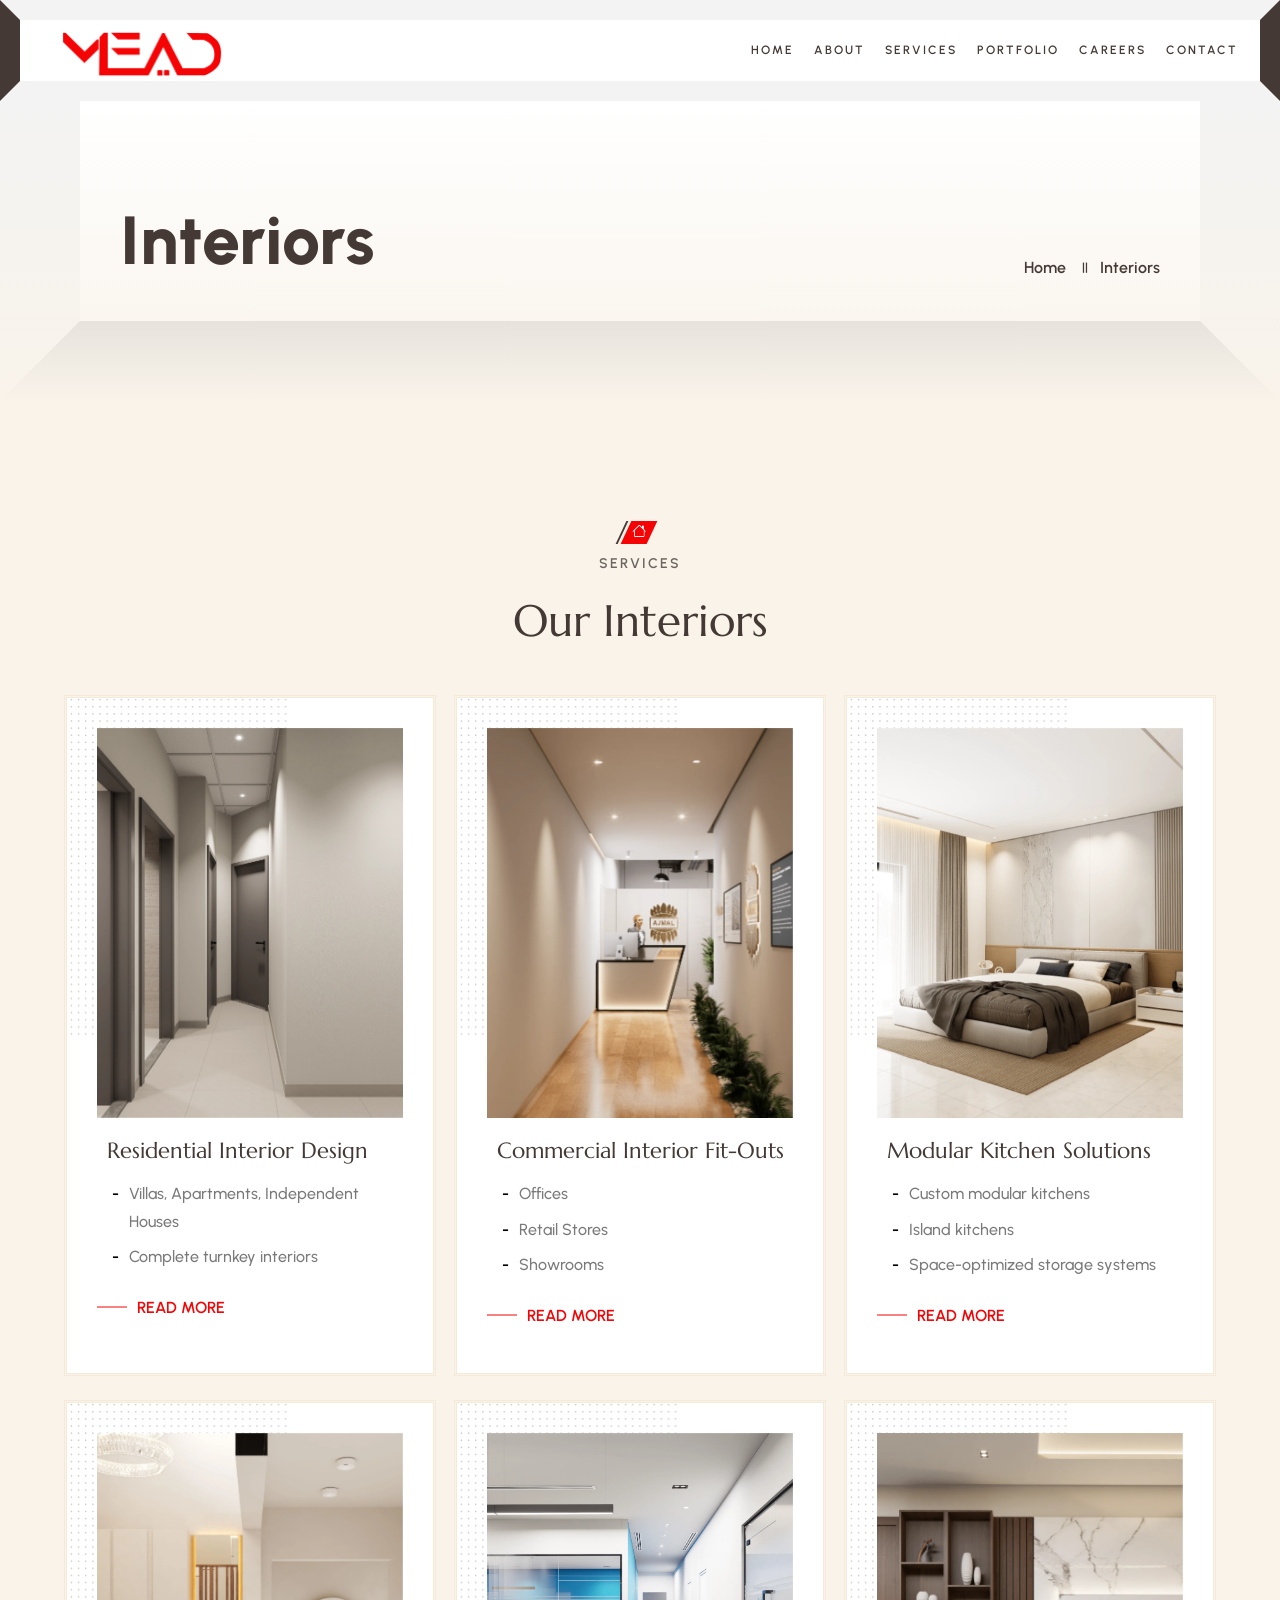
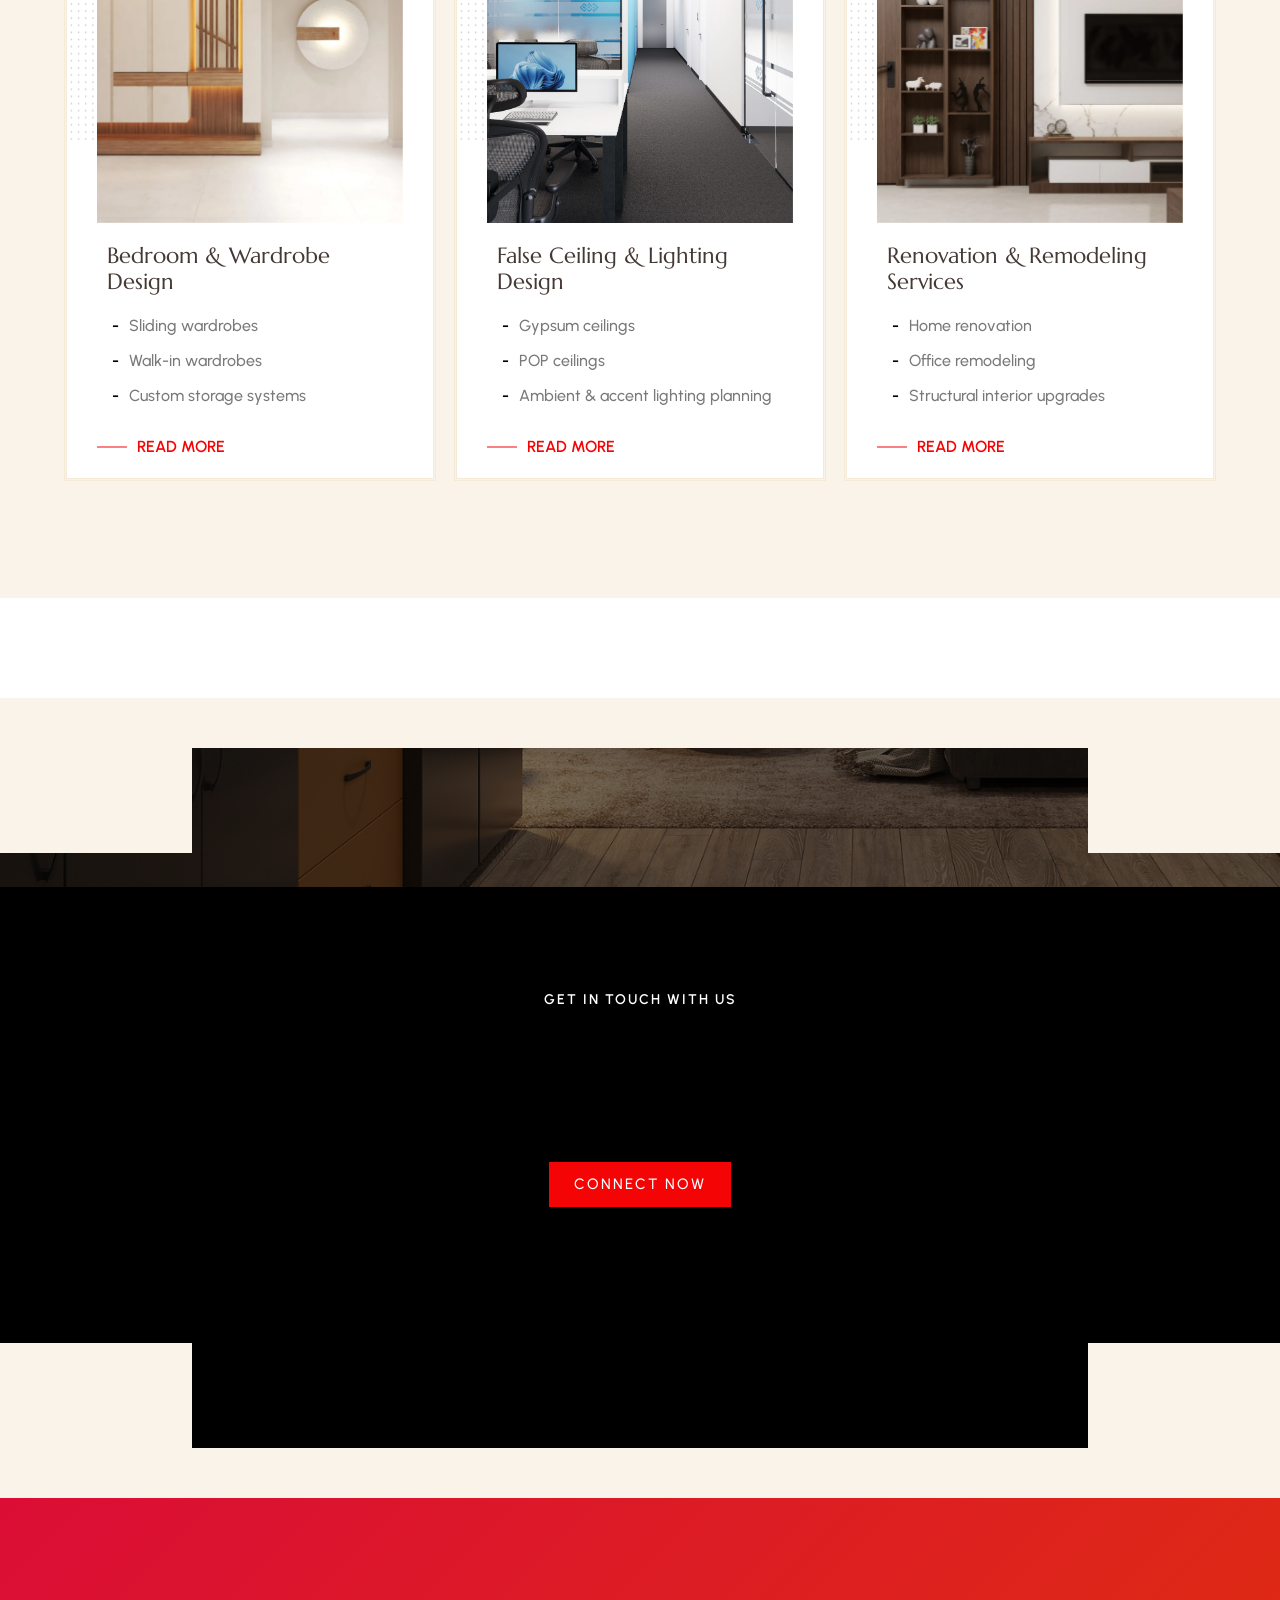
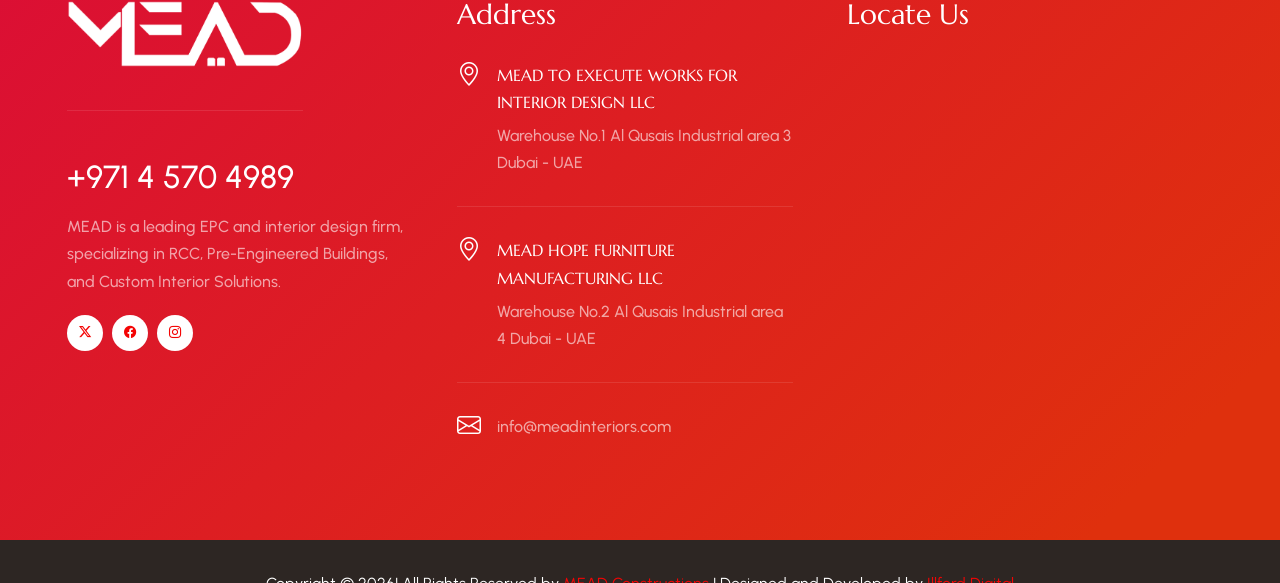
<file: interiors.html>
<!DOCTYPE html>
<html lang="en">

<head>
    <!-- META -->
    <meta charset="utf-8">
    <meta http-equiv="X-UA-Compatible" content="IE=edge">
    <meta name="keywords" content="">
    <meta name="author" content="">
    <meta name="robots" content="">
    <meta name="description" content="">

    <!-- FAVICONS ICON -->
    <!-- <link rel="icon" href="images/favicon.ico" type="image/x-icon">
    <link rel="shortcut icon" type="image/x-icon" href="images/favicon.png"> -->
    <link rel="apple-touch-icon" sizes="180x180" href="images/apple-touch-icon-v2.png">
    <link rel="icon" type="image/png" sizes="32x32" href="images/favicon-32x32-v2.png">
    <link rel="icon" type="image/png" sizes="16x16" href="images/favicon-16x16.png">

    <!-- PAGE TITLE HERE -->
    <title>MEAD</title>

    <!-- MOBILE SPECIFIC -->
    <meta name="viewport" content="width=device-width, initial-scale=1">

    <link rel="stylesheet" href="css/bootstrap.min.css"><!-- BOOTSTRAP STYLE SHEET -->
    <link rel="stylesheet" href="css/font-awesome.min.css"><!-- FONTAWESOME STYLE SHEET -->
    <link rel="stylesheet" href="css/owl.carousel.min.css"><!-- OWL CAROUSEL STYLE SHEET -->
    <link rel="stylesheet" href="css/magnific-popup.min.css"><!-- MAGNIFIC POPUP STYLE SHEET -->
    <link rel="stylesheet" href="css/swiper-bundle.min.css"><!-- Link Swiper's CSS -->
    <link rel="stylesheet" href="css/style.css"><!-- MAIN STYLE SHEET -->
    <link rel="stylesheet" href="css/bootstrap-icons.css"><!-- BOOTSTRAP ICON STYLE SHEET -->
    <link rel="stylesheet" href="css/lc_lightbox.css"><!-- Lc light box popup -->
    <link rel="stylesheet" href="css/bootstrap-slider.min.css"><!-- Price Range Slider -->
<style>
    .loading-area{
    position: fixed;
    inset: 0;
    background: #ffffff;
    display: flex;
    align-items: center;
    justify-content: center;
    z-index: 9999;
}

/* remove absolute positioning */
.loading-pic{
    position: relative;
}

/* Spinner */
.loader{
    width: 50px;
    height: 50px;
    border: 5px solid #f3f3f3;
    border-top: 5px solid #e10600;
    border-radius: 50%;
    animation: spin 1s linear infinite;
}

@keyframes spin{
    0%{ transform: rotate(0deg); }
    100%{ transform: rotate(360deg); }
}
</style>




</head>

<body>



    <!-- LOADING AREA START ===== -->
    <div class="loading-area">
        <div class="loading-box"></div>
        <div class="loading-pic">
            <div class="loader"></div>
        </div>
    </div>
    <!-- LOADING AREA  END ====== -->

    <!-- Curser Pointer -->
    <div class="cursor"></div>
    <div class="cursor2"></div>

    <div class="page-wraper">

        <!-- HEADER START -->
        <header class="sticky-header site-header header-style-2 mobile-sider-drawer-menu">
            <div class="main-bar-wraper  navbar-expand-lg">
                <div class="main-bar">

                    <div class="container-fluid clearfix">

                        <div class="logo-header">
                            <div class="logo-header-inner logo-header-one">
                                <a href="index.html">
                                    <img src="images/red-logo.png" alt="">
                                </a>
                            </div>
                        </div>


                        <ul class="company-site-info">
                            <li><i class="bi bi-phone"></i><a href="tel:+97145704989" style="cursor: pointer;">+971 4
                                    570 4989</a></li>
                            <li><i class="bi bi-envelope"></i><a href="mailto:info@meadinteriors.com"
                                    style="cursor: pointer;">info@meadinteriors.com</a></li>
                        </ul>


                        <!-- NAV Toggle Button -->
                        <button id="mobile-side-drawer" data-target=".header-nav" data-toggle="collapse" type="button"
                            class="navbar-toggler collapsed">
                            <span class="sr-only">Toggle navigation</span>
                            <span class="icon-bar icon-bar-first"></span>
                            <span class="icon-bar icon-bar-two"></span>
                            <span class="icon-bar icon-bar-three"></span>
                        </button>

                        <!-- MAIN Vav -->
                        <div class="nav-animation header-nav navbar-collapse collapse d-flex justify-content-end">


                            <ul class=" nav navbar-nav">
                                <li><a href="index.html">Home</a></li>
                                    <li><a href="about.html">About</a></li>
                                        <!-- <li class="menu-arrow"><a href="services.html">Services</a></li> -->

                                   <!-- <li class="has-child"><a href="javascript:;">Interiors</a>
                                    <ul class="sub-menu">
                                        <li><a href="service-detail.html">Interior Design</a></li>
                                        <li><a href="service-detail.html">Smart Space</a></li>
                                      <li><a href="service-detail.html">Furnture</a></li>
                                      <li><a href="service-detail.html">Joinery</a></li>
                                    </ul>                                                                 
                                </li>
                                   <li class="has-child"><a href="javascript:;">Construction</a>
                                    <ul class="sub-menu">
                                        <li><a href="service-detail.html">Engineering, Procurement & Construction (EPC)</a></li>
                                        <li><a href="service-detail.html">Pre-Engineered Building (PEB) Systems</a></li>
                                        <li><a href="service-detail.html">Civil & Structural Works</a></li>
                                        <li><a href="service-detail.html">Architecture & Design</a></li>
                                        <li><a href="service-detail.html">Interior Design & Fit-Out</a></li>
                                        <li><a href="service-detail.html">Maintenance & Facility Management</a></li>
                                    </ul>                                                                 
                                </li> -->


                                   <li class="has-child">
                                    <a href="javascript:;">Services</a>
                                    <ul class="sub-menu">

                                        <li><a href="javascript:;">Interiors</a>
                                            <ul class="sub-menu">
                                                <li><a href="interiors.html#residential-interior-design">Residential Interior Design</a></li>
                                                <li><a href="interiors.html#commercial-interior-fit-outs">Commercial Interior Fit-Outs</a></li>
                                                  <li><a href="interiors.html#modular-kitchen-solutions">Modular Kitchen Solutions</a></li>
                                                    <li><a href="interiors.html#bedroom-and-wardrobe-design">Bedroom & Wardrobe Design</a></li>
                                                      <li><a href="interiors.html#false-ceiling-and-lighting-design">False Ceiling & Lighting Design</a></li>
                                                        <li><a href="interiors.html#renovation-and-remodeling-services">Renovation & Remodeling Services</a></li>
                                            </ul>
                                        </li>

                                        <li><a href="javascript:;">Constructions</a>
                                            <ul class="sub-menu">
                                                <li><a href="constructions.html#residential-construction">Residential Construction</a></li>
                                                <li><a href="constructions.html#commercial-construction">Commercial Construction</a></li>
                                                   <li><a href="constructions.html#turnkey-construction-projects">Turnkey Construction Projects</a></li>
                                                      <li><a href="constructions.html#structural-and-civil-works">Structural & Civil Works</a></li>
                                                         <li><a href="constructions.html#renovation-and-extension-projects">Renovation & Extension Projects</a></li>
                                                            <li><a href="constructions.html#project-management-and-consulting">Project Management & Consulting</a></li>
                                            </ul>
                                        </li>                                              
                                    </ul>                                
                                </li>



                                <li><a href="project.html">Portfolio</a></li>
                                <li><a href="career.html">Careers</a></li>
                            
                                <li><a href="contact.html">Contact</a></li>

                                </ul>
                           
                       </div>



                                <!-- SITE Search -->
                                <div id="search">
                                    <span class="close-btn">X</span>
                                    <form role="search" id="searchform" action="/search" method="get" class="radius-xl">
                                        <div class="input-group">
                                            <input class="form-control" value="" name="q" type="search"
                                                placeholder="Search...">
                                            <span class="input-group-append">
                                                <button type="button" class="search-btn">
                                                    <i class="bi bi-search"></i>
                                                </button>
                                            </span>
                                        </div>
                                    </form>
                                </div>

                        </div>

                    </div>
                </div>
                <!-- Sidebar popup Item -->
                <!-- <div class="xs-sidebar-group info-group">
                <div class="xs-overlay xs-bg-black"></div>
                <div class="xs-sidebar-widget">

                    <div class="sidebar-widget-container">
                        <div class="widget-heading">
                            <a href="#" class="close-side-widget">
                                <i class="bi bi-x-square-fill"></i>
                            </a>
                        </div>

                        <div class="sidebar-textwidget"> -->

                <!-- Sidebar Info Content -->
                <!-- <div class="sidebar-info-contents">
                                <div class="content-inner">
                                    <div class="content-box">

                                        <div class="cart-dropdown-item-wraper">
                                            <div class="nav-cart-content">
                                                
                                                <div class="nav-cart-items">
                                                    <div class="nav-cart-item">
                                                        <div class="nav-cart-item-image">
                                                            <a href="shop-detail.html"><img src="images/cart/pic-1.jpg" alt="p-1"></a>
                                                        </div>
                                                        <div class="nav-cart-item-desc">
                                                            <span class="nav-cart-item-price"><strong>2</strong> x $ 19.99</span>
                                                            <a href="shop-detail.html">Potted plants with shelf and chair</a>
                                                            <a href="shop-detail.html" class="nav-cart-item-quantity radius-sm">x</a>
                                                        </div>
                                                    </div>
                                                    <div class="nav-cart-item">
                                                        <div class="nav-cart-item-image">
                                                            <a href="shop-detail.html"><img src="images/cart/pic-2.jpg" alt="p-2"></a>
                                                        </div>
                                                        <div class="nav-cart-item-desc">
                                                            <span class="nav-cart-item-price"><strong>1</strong> x $ 24.99</span>
                                                            <a href="shop-detail.html">Elegant plants decoration vase</a>
                                                            <a href="shop-detail.html" class="nav-cart-item-quantity radius-sm">x</a>
                                                        </div>
                                                    </div>
                                                    <div class="nav-cart-item">
                                                        <div class="nav-cart-item-image">
                                                            <a href="shop-detail.html"><img src="images/cart/pic-3.jpg" alt="p-1"></a>
                                                        </div>
                                                        <div class="nav-cart-item-desc">
                                                            <span class="nav-cart-item-price"><strong>2</strong> x $ 19.99</span>
                                                            <a href="shop-detail.html">Round plants decoration vase</a>
                                                            <a href="shop-detail.html" class="nav-cart-item-quantity radius-sm">x</a>
                                                        </div>
                                                    </div>
                                                    <div class="nav-cart-item">
                                                        <div class="nav-cart-item-image">
                                                            <a href="shop-detail.html"><img src="images/cart/pic-4.jpg" alt="p-2"></a>
                                                        </div>
                                                        <div class="nav-cart-item-desc">
                                                            <span class="nav-cart-item-price"><strong>1</strong> x $ 24.99</span>
                                                            <a href="shop-detail.html">Plant pot on stairs interior design</a>
                                                            <a href="shop-detail.html" class="nav-cart-item-quantity radius-sm">x</a>
                                                        </div>
                                                    </div>
                                                </div>

                                                <div class="nav-cart-title p-tb10 p-lr15 d-flex">
                                                    <h4  class="m-a0">Subtotal:</h4>
                                                    <h5 class="m-a0">$67.97</h5>
                                                </div>

                                                <div class="nav-cart-action d-flex justify-content-start">
                                                    <a href="shop-detail.html" class="site-button">View Cart</a>
                                                    <a href="shop-detail.html" class="site-button-secondry" >Checkout </a>
                                                </div>

                                            </div>
                                        </div> 
                                        
                                    </div>
                                </div>
                            </div> -->

                <!-- </div>

                    </div>
                </div>
            </div> -->
                <!--End Sidebar popup Item -->
        </header>
        <!-- HEADER END -->


        <!-- CONTENT START -->
        <div class="page-content">

            <!-- INNER PAGE BANNER -->
            <div class="wt-bnr-inr overlay-wraper bg-center">
                <div class="overlay-main innr-bnr-olay"></div>
                <div class="wt-bnr-inr-entry">
                    <div class="banner-title-outer">
                        <div class="banner-title-name">
                            <h2 class="wt-title">Interiors</h2>
                        </div>
                        <!-- BREADCRUMB ROW -->
                        <div>
                            <ul class="wt-breadcrumb breadcrumb-style-2">
                                <li><a href="index.html">Home</a></li>
                                <li>Interiors</li>
                            </ul>
                        </div>
                    </div>


                    <!-- BREADCRUMB ROW END -->
                </div>
            </div>
            <!-- INNER PAGE BANNER END -->
<style>
    .service-icon-box-two{height: 675px;}
    .service-icon-box-two .service-icon-content {
    padding: 0px 0px 0px 0px;
}

.service-icon-box-two .service-icon-box-bootom {
    padding-top: 20px;
}

.hyphen-list {
    list-style: none;
    padding-left: 15px;
}

.hyphen-list li {
    position: relative;
    padding-left: 17px;
    margin-bottom: 8px;
}

.hyphen-list li::before {
    content: "-";
    position: absolute;
    left: 0;
    color: #000;
    font-weight: 600;
}


</style>

<link rel="stylesheet" href="https://cdn.jsdelivr.net/npm/swiper@11/swiper-bundle.min.css"/>



<style>
.service-media {
    width: 100%;
    height: 390px;
    overflow: hidden;
    position: relative;
}

.service-media img {
    width: 100%;
    height: 250px;
    object-fit: cover;
}

/* Hide arrows */
.swiper-button-next,
.swiper-button-prev {
    opacity: 0;
    transition: 0.3s ease;
    color: #fff;
}

/* Show arrows on hover */
.service-media:hover .swiper-button-next,
.service-media:hover .swiper-button-prev {
    opacity: 1;
}

/* Optional: smaller arrows */
.swiper-button-next:after,
.swiper-button-prev:after {
    font-size: 18px;
}










.service-media .swiper {
    width: 100%;
    height: 100%;
}

.service-media .swiper-wrapper {
    height: 100%;
}

.service-media .swiper-slide {
    height: 100%;
}

/* Image full cover */
.service-media .swiper-slide img {
    width: 100%;
    height: 100%;
    object-fit: cover;
}







.service-icon-box-two .service-media:before{
    content: unset;
}

.swiper-button-prev{
    left:0;
}
.swiper-button-next{
    right:0;
}

.swiper-button-next, .swiper-button-prev {
    background-color: #ffffff;
    color: #000000;
}


</style>









            <!-- WE PROVIDE SERVICE SECTION START -->
            <div class="section-full p-t120 p-b90">
                <div class="container">

                    <!-- TITLE START-->
                    <div class="section-head center wt-small-separator-outer">
                        <div class="wt-small-separator site-text-primary">
                            <i class="bi bi-house"></i>
                            <div>Services</div>
                        </div>
                        <h2 class="wt-title title_split_anim">Our Interiors</h2>
                    </div>
                    <!-- TITLE END-->

                    <div class="section-content">
                        <div class="service-icon-box-wrap">

                            <div class="row justify-content-center d-flex">
                             
                                <div class="col-xl-4 col-lg-4 col-md-6 m-b30" id="residential-interior-design">
                                    <div class="service-icon-box-two">
                                        <!-- <div class="service-media"><img src="images/services/1.jpg" alt=""></div> -->

<div class="service-media">
    <div class="swiper mySwiper1">
        <div class="swiper-wrapper">
            <div class="swiper-slide">
                <img src="images/portfolio/RESIDENTIAL/AJMAN VILLA MODIFICATION/Corona Camera002.webp" alt="">
            </div>
            <div class="swiper-slide">
                <img src="images/portfolio/RESIDENTIAL/AJMAN VILLA MODIFICATION/Corona Camera005.webp" alt="">
            </div>
            <div class="swiper-slide">
                <img src="images/portfolio/RESIDENTIAL/AJY THRTHA/MASTER BEDROOM (6).webp" alt="">
            </div>
        </div>

        <!-- Navigation Arrows -->
        <div class="swiper-button-next"></div>
        <div class="swiper-button-prev"></div>
    </div>
</div>

                                          <div class="service-icon-box-bootom">
                                          
                                            <h3 class="wt-title"><a href="javascript:void(0);" class="openPopup">Residential Interior Design</a></h3>
                                        </div>

                                        <div class="service-icon-content">
                                            <p>
                                                <ul class="hyphen-list"><li>Villas, Apartments, Independent Houses</li>
                                                <li>Complete turnkey interiors</li></ul>
                                            </p>
                                           <a href="javascript:void(0);" class="site-button-link site-text-primary openPopup">Read More</a>
                                        </div>




                                        
                                        
<div class="popup-content" style="display:none;">
            <h2>Residential Interior Design</h2>

     

             <div class="service-item">
            <h3>Villas, Apartments, Independent Houses</h3>
            <p>
           Customized interior concepts for villas, apartments, and independent homes, ensuring optimal space utilization, elegant finishes, and seamless design harmony.
            </p>
        </div>

        <div class="service-item">
            <h3>Complete turnkey interiors</h3>
            <p>
         End-to-end turnkey interior services covering design, material selection, execution, and final handover for a hassle-free and ready-to-move-in experience.
            </p>
        </div>



  
              <div  style="display: flex;align-items: end;justify-content: flex-start;">
             <button type="button" class="site-button" onclick="window.location.href='project.html'">
   View Portfolio
</button></div>

        </div>


                                      
                                    </div>
                                </div>
                           
                                <div class="col-xl-4 col-lg-4 col-md-6 m-b30" id="commercial-interior-fit-outs">
                                    <div class="service-icon-box-two">
                                        <!-- <div class="service-media"><img src="images/services/2.jpg" alt=""></div> -->


                                        <div class="service-media">
    <div class="swiper mySwiper1">
        <div class="swiper-wrapper">
            <div class="swiper-slide">
                <img src="images/portfolio/COMMERCIAL AND RETAIL/AJMAL SARAH  OFFICE 209/Scene 01.webp" alt="">
            </div>
            <div class="swiper-slide">
                <img src="images/portfolio/COMMERCIAL AND RETAIL/AJMAL SARAH  OFFICE 209/Scene 07_4.webp" alt="">
            </div>
            <div class="swiper-slide">
                <img src="images/portfolio/COMMERCIAL AND RETAIL/AL FUZAN/Render 02.webp" alt="">
            </div>
        </div>

        <!-- Navigation Arrows -->
        <div class="swiper-button-next"></div>
        <div class="swiper-button-prev"></div>
    </div>
</div>



                                        <div class="service-icon-box-bootom">
                                          
                                            <h3 class="wt-title"><a href="javascript:void(0);" class="openPopup">Commercial Interior Fit-Outs</a></h3>
                                        </div>
                                        <div class="service-icon-content">
                                            <p>
                                                 <ul class="hyphen-list"><li>Offices</li>
                                                <li>Retail Stores</li>
                                            <li>Showrooms</li></ul>
                                            </p>
                                             <a href="javascript:void(0);" class="site-button-link site-text-primary openPopup">Read More</a>
                                        </div>




                                        
<div class="popup-content" style="display:none;">
            <h2>Commercial Interior Fit-Outs</h2>

     

             <div class="service-item">
            <h3>Offices</h3>
            <p>
                        Modern office interiors designed to enhance productivity, collaboration, and brand identity through smart layouts and premium finishes.
            </p>
        </div>

        <div class="service-item">
            <h3>Retail Stores</h3>
            <p>
                            Attractive and customer-focused retail interiors that optimize display areas, improve flow, and strengthen your brand presence.
            </p>
        </div>

        <div class="service-item">
            <h3>Showrooms</h3>
            <p>
                        Elegant showroom designs crafted to highlight products effectively while delivering a premium and engaging customer experience.
            </p>
        </div>

  
              <div  style="display: flex;align-items: end;justify-content: flex-start;">
             <button type="button" class="site-button" onclick="window.location.href='project.html'">
   View Portfolio
</button></div>

        </div>








                                     
                                    </div>
                                </div>


                             
                                <div class="col-xl-4 col-lg-4 col-md-6 m-b30" id="modular-kitchen-solutions">
                                    <div class="service-icon-box-two">
                                        <!-- <div class="service-media"><img src="images/services/3.jpg" alt=""></div> -->

<div class="service-media">
    <div class="swiper mySwiper1">
        <div class="swiper-wrapper">
            <div class="swiper-slide">
                <img src="images/portfolio/RESIDENTIAL/ALEN SARJAH VILLA/RENDER 02.webp" alt="">
            </div>
            <div class="swiper-slide">
                <img src="images/portfolio/RESIDENTIAL/AS RECIDENCE/Scene 2.webp" alt="">
            </div>
            <div class="swiper-slide">
                <img src="images/portfolio/RESIDENTIAL/RANJITH VILLA/RENDER 14.webp" alt="">
            </div>
        </div>

        <!-- Navigation Arrows -->
        <div class="swiper-button-next"></div>
        <div class="swiper-button-prev"></div>
    </div>
</div>


                                        <div class="service-icon-box-bootom">
                                          
                                            <h3 class="wt-title"><a href="javascript:void(0);" class="openPopup">Modular Kitchen Solutions</a></h3>
                                        </div>
                                        <div class="service-icon-content">
                                            <p> <ul class="hyphen-list"><li>Custom modular kitchens</li>
                                                <li>Island kitchens</li>
                                            <li>Space-optimized storage systems</li></ul>
                                            </p>
                                             <a href="javascript:void(0);" class="site-button-link site-text-primary openPopup">Read More</a>
                                        </div>





                                        
<div class="popup-content" style="display:none;">
            <h2>Modular Kitchen Solutions</h2>

     

             <div class="service-item">
            <h3>Custom modular kitchens</h3>
            <p>
                   Fully customized kitchen layouts tailored to your space, lifestyle, and storage needs with premium materials and contemporary finishes.
            </p>
        </div>

        <div class="service-item">
            <h3>Island kitchens</h3>
            <p>
                     Modern kitchen designs featuring central island counters that enhance workspace efficiency, seating options, and overall visual appeal.
            </p>
        </div>

        <div class="service-item">
            <h3>Space-optimized storage systems</h3>
            <p>
                 Innovative storage solutions designed to maximize cabinet space with pull-outs, corner units, and intelligent organizers for a clutter-free kitchen.
            </p>
        </div>

  
              <div  style="display: flex;align-items: end;justify-content: flex-start;">
             <button type="button" class="site-button" onclick="window.location.href='project.html'">
   View Portfolio
</button></div>

        </div>




                                       
                                    </div>
                                </div>
                               
                                <div class="col-xl-4 col-lg-4 col-md-6 m-b30" id="bedroom-and-wardrobe-design">
                                    <div class="service-icon-box-two">
                                        <!-- <div class="service-media"><img src="images/services/4.jpg" alt=""></div> -->


                                        <div class="service-media">
    <div class="swiper mySwiper1">
        <div class="swiper-wrapper">
            <div class="swiper-slide">
                <img src="images/portfolio/RESIDENTIAL/RANJITH VILLA/RENDER 16.webp" alt="">
            </div>
            <div class="swiper-slide">
                <img src="images/portfolio/RESIDENTIAL/ALEN SARJAH VILLA/RENDER 04.webp" alt="">
            </div>
            <div class="swiper-slide">
                <img src="images/portfolio/RESIDENTIAL/AJY THRTHA/KIDS BEDROOM(2).webp" alt="">
            </div>
        </div>

        <!-- Navigation Arrows -->
        <div class="swiper-button-next"></div>
        <div class="swiper-button-prev"></div>
    </div>
</div>


                                        <div class="service-icon-box-bootom">
                                          
                                            <h3 class="wt-title"><a href="javascript:void(0);" class="openPopup">Bedroom & Wardrobe Design</a></h3>
                                        </div>
                                        <div class="service-icon-content">
                                            <p><ul class="hyphen-list"><li>Sliding wardrobes</li>
                                                <li>Walk-in wardrobes</li>
                                            <li>Custom storage systems</li></ul></p>
                                             <a href="javascript:void(0);" class="site-button-link site-text-primary openPopup">Read More</a>
                                        </div>




<div class="popup-content" style="display:none;">
            <h2>Bedroom & Wardrobe Design</h2>

     

             <div class="service-item">
            <h3>Sliding wardrobes</h3>
            <p>
                    Personalized bedroom layouts with stylish wardrobe solutions that maximize space, comfort, and functionality while reflecting your unique lifestyle and taste.
            </p>
        </div>

        <div class="service-item">
            <h3>Walk-in wardrobes</h3>
            <p>
                     Space-saving wardrobe systems with smooth sliding doors, modern finishes, and smart internal organizers for a sleek and clutter-free look.
            </p>
        </div>

        <div class="service-item">
            <h3>Custom storage systems</h3>
            <p>
                 Luxurious walk-in wardrobe designs featuring organized shelving, hanging spaces, and premium finishes for a sophisticated dressing experience.
            </p>
        </div>

  
              <div  style="display: flex;align-items: end;justify-content: flex-start;">
             <button type="button" class="site-button" onclick="window.location.href='project.html'">
   View Portfolio
</button></div>

        </div>





                                    
                                    </div>
                                </div>
                           
                                <div class="col-xl-4 col-lg-4 col-md-6 m-b30" id="false-ceiling-and-lighting-design">
                                    <div class="service-icon-box-two">
                                        <!-- <div class="service-media"><img src="images/services/5.jpg" alt=""></div> -->


                                        

                                        <div class="service-media">
    <div class="swiper mySwiper1">
        <div class="swiper-wrapper">
            <div class="swiper-slide">
                <img src="images/portfolio/COMMERCIAL AND RETAIL/BTL/Scene 27.webp" alt="">
            </div>
            <div class="swiper-slide">
                <img src="images/portfolio/COMMERCIAL AND RETAIL/BTL/1.webp" alt="">
            </div>
            <div class="swiper-slide">
                <img src="images/portfolio/INDUSTRIAL/MEAD WAREHOUSE/REC LNG (5).webp" alt="">
            </div>
        </div>

        <!-- Navigation Arrows -->
        <div class="swiper-button-next"></div>
        <div class="swiper-button-prev"></div>
    </div>
</div>

                                        <div class="service-icon-box-bootom">
                                          
                                            <h3 class="wt-title"><a href="javascript:void(0);" class="openPopup">False Ceiling & Lighting Design</a></h3>
                                        </div>
                                        <div class="service-icon-content">
                                            <p><ul class="hyphen-list"><li>Gypsum ceilings</li>
                                                <li>POP ceilings</li>
                                            <li>Ambient & accent lighting planning</li></ul></p>
                                         <a href="javascript:void(0);" class="site-button-link site-text-primary openPopup">Read More</a>
                                            
                                        </div>




                                        <div class="popup-content" style="display:none;">
            <h2>False Ceiling & Lighting Design</h2>

     

             <div class="service-item">
            <h3>Gypsum ceilings</h3>
            <p>
                       Lightweight and durable ceiling solutions designed with modern patterns, smooth finishes, and concealed lighting options to enhance aesthetics and insulation.
            </p>
        </div>

        <div class="service-item">
            <h3>POP ceilings</h3>
            <p>
                       Elegant Plaster of Paris ceiling designs offering decorative moldings, customized shapes, and detailed finishes to create a stylish and refined interior look.
            </p>
        </div>

        <div class="service-item">
            <h3>Ambient & accent lighting planning</h3>
            <p>
                        Strategic lighting design that balances ambient illumination and accent highlights to improve mood, functionality, and visual appeal in residential and commercial spaces.
            </p>
        </div>

            <!-- <a href="projects.html" class="site-button">more</a> -->
              <div  style="display: flex;align-items: end;justify-content: flex-start;">
             <button type="button" class="site-button" onclick="window.location.href='project.html'">
   View Portfolio
</button></div>

        </div>




                                 
                                    </div>
                                </div>
                              
                                <div class="col-xl-4 col-lg-4 col-md-6 m-b30" id="renovation-and-remodeling-services">
                                    <div class="service-icon-box-two">
                                        <!-- <div class="service-media"><img src="images/services/6.jpg" alt=""></div> -->


                                        

                                        <div class="service-media">
    <div class="swiper mySwiper1">
        <div class="swiper-wrapper">
            <div class="swiper-slide">
                <img src="images/portfolio/RESIDENTIAL/AS RECIDENCE/Scene 2.webp" alt="">
            </div>
            <div class="swiper-slide">
                <img src="images/portfolio/COMMERCIAL AND RETAIL/VERTICAL DISTRICT/6.webp" alt="">
            </div>
            <div class="swiper-slide">
                <img src="images/portfolio/COMMERCIAL AND RETAIL/B&J/RENDER 07.webp" alt="">
            </div>
        </div>

        <!-- Navigation Arrows -->
        <div class="swiper-button-next"></div>
        <div class="swiper-button-prev"></div>
    </div>
</div>

                                        <div class="service-icon-box-bootom">
                                          
                                            <h3 class="wt-title"><a href="javascript:void(0);" class="openPopup">Renovation & Remodeling Services</a></h3>
                                        </div>
                                        <div class="service-icon-content">
                                            <p><ul class="hyphen-list"><li>Home renovation</li>
                                                <li>Office remodeling</li>
                                            <li>Structural interior upgrades</li></ul></p>
                                            <a href="javascript:void(0);" class="site-button-link site-text-primary openPopup">Read More</a>
                                        </div>



             <div class="popup-content" style="display:none;">
            <h2>Renovation & Remodeling Services</h2>

            <!-- <img src="images/services/2.jpg" style="width:100%; margin-bottom:15px;"> -->

            <!-- <p>
                We provide complete renovation and remodeling solutions
                for residential and commercial properties with modern design concepts.
            </p> -->

            <!-- <ul class="hyphen-list">
                <li>Home renovation</li>
                <li>Office remodeling</li>
                <li>Structural interior upgrades</li>
             
            </ul> -->

             <div class="service-item">
            <h3>Home Renovation</h3>
            <p>
                Complete transformation of residential spaces including kitchen, bathroom, living areas, and exterior upgrades to enhance comfort, style, and property value.
            </p>
        </div>

        <div class="service-item">
            <h3>Office Remodeling</h3>
            <p>
                Modern workspace redesign focused on functionality, productivity, branding, and optimized layout for a professional business environment.
            </p>
        </div>

        <div class="service-item">
            <h3>Structural Interior Upgrades</h3>
            <p>
                Advanced interior modifications such as wall removal, beam reinforcement, ceiling redesign, and layout restructuring to improve strength, safety, and spatial flow.
            </p>
        </div>

            <!-- <a href="projects.html" class="site-button">more</a> -->
             <div  style="display: flex;align-items: end;justify-content: flex-start;">
             <button type="button" class="site-button" onclick="window.location.href='project.html'">
   View Portfolio
</button></div>

        </div>


                                   
                                    </div>
                                </div>


                            </div>
                        </div>
                    </div>

                </div>

            </div>
            <!-- WE PROVIDE SERVICE SECTION END -->






<div class="section-full twm-category-carousal2-area" style="margin-bottom: 50px;">
                <div class="owl-carousel twm-category-carousal-slider">
                    <!-- COLUMN 1 -->
                    <div class="item">
                        <div class="twm_category_bx cursor-scale wow fadeInDown" data-wow-duration="1000ms">
                            <span class="ao-our-categori-icon">
                                <svg viewBox="0 0 800 800" xmlns="http://www.w3.org/2000/svg">
                                    <circle class="spin2" cx="400" cy="400" fill="none"
                                      r="200" stroke-width="50" stroke="#E387FF"
                                      stroke-dasharray="700 1400"
                                      stroke-linecap="round" />
                                </svg>
                            </span>
                            <div class="twm-category-name">Interior</div>
                        </div>
                    </div>
                    <!-- COLUMN 2 -->
                    <div class="item">
                        <div class="twm_category_bx cursor-scale wow fadeInDown" data-wow-duration="1000ms">
                            <span class="ao-our-categori-icon">
                                <svg viewBox="0 0 800 800" xmlns="http://www.w3.org/2000/svg">
                                    <circle class="spin2" cx="400" cy="400" fill="none"
                                      r="200" stroke-width="50" stroke="#E387FF"
                                      stroke-dasharray="700 1400"
                                      stroke-linecap="round" />
                                </svg>
                            </span>
                            <div class="twm-category-name">Architeture</div>
                        </div>
                    </div>
                    <!-- COLUMN 3 -->
                    <div class="item">
                        <div class="twm_category_bx cursor-scale wow fadeInDown" data-wow-duration="1000ms">
                            <span class="ao-our-categori-icon">
                                <svg viewBox="0 0 800 800" xmlns="http://www.w3.org/2000/svg">
                                    <circle class="spin2" cx="400" cy="400" fill="none"
                                      r="200" stroke-width="50" stroke="#E387FF"
                                      stroke-dasharray="700 1400"
                                      stroke-linecap="round" />
                                </svg>
                            </span>
                            <div class="twm-category-name">Modern</div>
                        </div>
                    </div>
                    <!-- COLUMN 4 -->
                    <div class="item">
                        <div class="twm_category_bx cursor-scale wow fadeInDown" data-wow-duration="1000ms">
                            <span class="ao-our-categori-icon">
                                <svg viewBox="0 0 800 800" xmlns="http://www.w3.org/2000/svg">
                                    <circle class="spin2" cx="400" cy="400" fill="none"
                                      r="200" stroke-width="50" stroke="#E387FF"
                                      stroke-dasharray="700 1400"
                                      stroke-linecap="round" />
                                </svg>
                            </span>
                            <div class="twm-category-name">Construction</div>
                        </div>
                    </div>
                    <!-- COLUMN 5 -->
                    <div class="item">
                        <div class="twm_category_bx cursor-scale wow fadeInDown" data-wow-duration="1000ms">
                            <span class="ao-our-categori-icon">
                                <svg viewBox="0 0 800 800" xmlns="http://www.w3.org/2000/svg">
                                    <circle class="spin2" cx="400" cy="400" fill="none"
                                      r="200" stroke-width="50" stroke="#E387FF"
                                      stroke-dasharray="700 1400"
                                      stroke-linecap="round" />
                                </svg>
                            </span>
                            <div class="twm-category-name">Villa</div>
                        </div>
                    </div>
                    <!-- COLUMN 6 -->
                    <div class="item">
                        <div class="twm_category_bx cursor-scale wow fadeInDown" data-wow-duration="1000ms">
                            <span class="ao-our-categori-icon">
                                <svg viewBox="0 0 800 800" xmlns="http://www.w3.org/2000/svg">
                                    <circle class="spin2" cx="400" cy="400" fill="none"
                                      r="200" stroke-width="50" stroke="#E387FF"
                                      stroke-dasharray="700 1400"
                                      stroke-linecap="round" />
                                </svg>
                            </span>
                            <div class="twm-category-name">Bathroom</div>
                        </div>
                    </div>
                    <!-- COLUMN 7 -->
                    <div class="item">
                        <div class="twm_category_bx cursor-scale wow fadeInDown" data-wow-duration="1000ms">
                            <span class="ao-our-categori-icon">
                                <svg viewBox="0 0 800 800" xmlns="http://www.w3.org/2000/svg">
                                    <circle class="spin2" cx="400" cy="400" fill="none"
                                      r="200" stroke-width="50" stroke="#E387FF"
                                      stroke-dasharray="700 1400"
                                      stroke-linecap="round" />
                                </svg>
                            </span>
                            <div class="twm-category-name">Living Room</div>
                        </div>
                    </div>
                    <!-- COLUMN 8 -->
                    <div class="item">
                        <div class="twm_category_bx cursor-scale wow fadeInDown" data-wow-duration="1000ms">
                            <span class="ao-our-categori-icon">
                                <svg viewBox="0 0 800 800" xmlns="http://www.w3.org/2000/svg">
                                    <circle class="spin2" cx="400" cy="400" fill="none"
                                      r="200" stroke-width="50" stroke="#E387FF"
                                      stroke-dasharray="700 1400"
                                      stroke-linecap="round" />
                                </svg>
                            </span>
                            <div class="twm-category-name">Furniture & Decoration</div>
                        </div>
                    </div>
                    <!-- COLUMN 9 -->
                    <div class="item">
                        <div class="twm_category_bx cursor-scale wow fadeInDown" data-wow-duration="1000ms">
                            <span class="ao-our-categori-icon">
                                <svg viewBox="0 0 800 800" xmlns="http://www.w3.org/2000/svg">
                                    <circle class="spin2" cx="400" cy="400" fill="none"
                                      r="200" stroke-width="50" stroke="#E387FF"
                                      stroke-dasharray="700 1400"
                                      stroke-linecap="round" />
                                </svg>
                            </span>
                            <div class="twm-category-name">Floor Plan</div>
                        </div>
                    </div>
                </div>
            </div>


            <!-- AWARDS SECTION START -->
            <div class="section-full  get-intouch-style-2-wrap parallax-section" style="margin-bottom:50px;">
                <div class="get-intouch-style-2  overlay-wraper p-t120 p-b120 parallax-image" style="background-image: url(images/background/get-in-touch.png);"></div>
                <div class="get-intouch-style-2-inner site-text-white">
                    <span>Get in Touch with Us</span>                                
                    <h2 class="wt-title site-text-white title_split_anim ">Building Trust, Delivering Quality</h2>
                    <div class="site-center-btn text-center">
                        <a href="contact.html" class="site-button">Connect Now</a>
                    </div>
                </div>
            </div>
            <!--AWARDS SECTION END -->

            <!-- PRICING TABLE SECTION START -->
            <!-- <div class="section-full p-t120 p-b90">
                <div class="container"> -->

            <!-- TITLE START-->
            <!-- <div class="section-head center wt-small-separator-outer text-center text-white">
                        <div class="wt-small-separator site-text-secondry">
                            <i class="bi bi-house"></i>
                            <div>Pricing</div>
                        </div>
                        <h2 class="wt-title  title_split_anim">Best offer pricing table.</h2>
                    </div> -->
            <!-- TITLE END-->

            <!-- <div class="section-content">
                        <div class="pricing-block-outer2">
                            <div class="row  align-items-center justify-content-center"> -->
            <!-- Column 1 -->
            <!-- <div class="col-lg-4 col-md-6  m-b30">
                                    <div class="pricing-table-2">
                                        <div class="p-table-title">
                                            <h3 class="wt-title">
                                                Basic Plan
                                            </h3>
                                        </div>
                                        <div class="pricing-table-content site-bg-white">
                                            <div class="p-table-price">
                                                <span>$17</span>
                                                <p>Per/month</p>
                                            </div>
                                            <div class="p-table-list">
                                                <ul>
                                                    <li><i class="bi bi-check2"></i>Interior Design</li>
                                                    <li><i class="bi bi-check2"></i>Custom design concept</li>
                                                    <li class="li-disable"><i class="bi bi-x"></i>Floor plan and elevations</li>
                                                    <li class="li-disable"><i class="bi bi-x"></i>Refreshing a single room or space</li>
                                                </ul>
                                            </div>

                                            <div class="p-table-btn">
                                                <a href="about-1.html" class="site-button ">Purchase</a>
                                            </div>
                                        </div>
                                    </div>
                                </div> -->
            <!-- Column 2 -->
            <!-- <div class="col-lg-4 col-md-6  m-b30">
                                    <div class="pricing-table-2 pricing-highlight">
                                        <div class="p-table-title">
                                            <h3 class="wt-title">
                                                Standard Plan
                                            </h3>
                                        </div>
                                        <div class="pricing-table-content  site-bg-white">
                                            <div class="p-table-price">
                                                <span>$35</span>
                                                <p>Per/month</p>
                                            </div>
                                            <div class="p-table-list">
                                                <ul>
                                                    <li><i class="bi bi-check2"></i>Architectural Design</li>
                                                    <li><i class="bi bi-check2"></i>Project Management</li>
                                                    <li><i class="bi bi-check2"></i>Full project management services</li>
                                                    <li><i class="bi bi-check2"></i>Co-ordination with contractors</li>
                                                </ul>
                                            </div>

                                            <div class="p-table-btn">
                                                <a href="about-1.html" class="site-button ">Purchase</a>
                                            </div>
                                        </div>
                                    </div>
                                </div> -->
            <!-- Column 3 -->
            <!-- <div class="col-lg-4 col-md-6  m-b30">
                                    <div class="pricing-table-2">
                                        <div class="p-table-title">
                                            <h3 class="wt-title">
                                                Business Plan
                                            </h3>
                                        </div>
                                        <div class="pricing-table-content  site-bg-white">
                                            <div class="p-table-price">
                                                <span>$59</span>
                                                <p>Per/month</p>
                                            </div>
                                            <div class="p-table-list">
                                                <ul>
                                                    <li><i class="bi bi-check2"></i>Architectural Design</li>
                                                    <li><i class="bi bi-check2"></i>Consultation with principal architect</li>
                                                    <li><i class="bi bi-check2"></i>Analysis and feasibility study</li>
                                                    <li><i class="bi bi-check2"></i>Custom design concept</li>
                                                    
                                                </ul>
                                            </div>
                                            <div class="p-table-btn">
                                                <a href="about-1.html" class="site-button ">Purchase</a>
                                            </div>
                                        </div>
                                    </div>
                                </div>                                 -->
            <!-- </div>
                        </div>
                    </div>      
                        
                </div>
            </div>    -->
            <!-- PRICING TABLE SECTION END -->


        </div>
        <!-- CONTENT END -->

       <!-- FOOTER START -->
            <footer class="site-footer footer-dark">

                <!-- FOOTER BLOCKES START -->
                <div class="footer-top">

                    <div class="container">
                        <div class="row">

                            <div class="col-lg-4 col-md-12">

                                <div class="widget widget_about">
                                    <div class="logo-footer clearfix">
                                        <a href="index.html"><img src="images/logo-white.png" alt=""></a>
                                    </div>
                                    <div class="call-us">
                                        <a href="tel:+97145704989">+971 4 570 4989</a>
                                    </div>
                                    <p>MEAD is a leading EPC and interior design firm, specializing in RCC, Pre-Engineered Buildings, and Custom Interior Solutions.
                                    </p>
                                    <ul class="social-icons">
                                        <li><a href="https://www.x.com"><i
                                                    class="bi bi-twitter-x cursor-scale small"></i></a></li>
                                        <li><a href="https://www.facebook.com "><i
                                                    class="bi bi-facebook cursor-scale small"></i></a></li>
                                        <li><a href="https://www.instagram.com"><i
                                                    class="bi bi-instagram cursor-scale small"></i></a></li>
                                       
                                    </ul>


                                </div>

                            </div>



                            <div class="col-lg-4 col-md-6">
                                <div class="widget f-top-space">
                                    <h3 class="widget-title">Address</h3>
                                    <ul class="widget_address">
                                        <li><i class="bi bi-geo-alt"></i>
                                            <span> MEAD TO EXECUTE WORKS FOR INTERIOR DESIGN LLC</span>
                                            Warehouse No.1
                                            Al Qusais Industrial area 3
                                            Dubai - UAE
                                        </li>
                                        <li><i class="bi bi-geo-alt"></i>
                                            <span>MEAD HOPE FURNITURE MANUFACTURING LLC</span>
                                            Warehouse No.2
                                            Al Qusais Industrial area 4
                                            Dubai - UAE
                                        </li>
                                        <li><i class="bi bi-envelope"></i>info@meadinteriors.com</li>
                                    </ul>
                                </div>
                            </div>

                            <!-- <div class="col-lg-4 col-md-6">
                            <div class="widget f-top-space recent-posts-entry">
                                <h3 class="widget-title">Recent Post</h3>
                                <div class="section-content">
                                    <div class="widget-post-bx">
                                        <div class="widget-post clearfix">
                                            <div class="wt-post-media">
                                                <img src="images/blog/recent-blog/pic1.jpg" alt="">
                                            </div>
                                            <div class="wt-post-info">
                                                <div class="wt-post-meta">
                                                    <ul>
                                                        <li class="post-author">25 May</li>
                                                        <li class="post-comment">05 Comment</li>
                                                    </ul>
                                                </div>
                                                <div class="wt-post-header">
                                                    <a href="blog-single.html" class="post-title">Approved for
                                                        restoration town hall.</a>
                                                </div>
                                            </div>
                                        </div>
                                        <div class="widget-post clearfix">
                                            <div class="wt-post-media">
                                                <img src="images/blog/recent-blog/pic2.jpg" alt="">
                                            </div>
                                            <div class="wt-post-info">
                                                <div class="wt-post-meta">
                                                    <ul>
                                                        <li class="post-author">28 June</li>
                                                        <li class="post-comment">05 Comment</li>
                                                    </ul>
                                                </div>
                                                <div class="wt-post-header">
                                                    <a href="blog-single.html" class="post-title">Planning approved for
                                                        restoration.</a>
                                                </div>
                                            </div>
                                        </div>
                                        <div class="widget-post clearfix">
                                            <div class="wt-post-media">
                                                <img src="images/blog/recent-blog/pic3.jpg" alt="">
                                            </div>
                                            <div class="wt-post-info">
                                                <div class="wt-post-meta">
                                                    <ul>
                                                        <li class="post-author">28 June</li>
                                                        <li class="post-comment">05 Comment</li>
                                                    </ul>
                                                </div>
                                                <div class="wt-post-header">
                                                    <a href="blog-single.html" class="post-title">Crafting elegance with
                                                        a modern twist.</a>
                                                </div>
                                            </div>
                                        </div>
                                    </div>
                                </div>
                            </div>
                        </div> -->


                            <div class="col-lg-4 col-md-6">
                                <div class="widget f-top-space">
                                    <h3 class="widget-title"> Locate Us</h3><br>
                                    <div class="responsive-map">
                                        <iframe
                                            src="https://www.google.com/maps/embed?pb=!1m18!1m12!1m3!1d28857.8201841703!2d55.37491540217954!3d25.296558725775512!2m3!1f0!2f0!3f0!3m2!1i1024!2i768!4f13.1!3m3!1m2!1s0x3e5f43c7c1f4dc7f%3A0x498b988a3151ed4c!2sMEAD%20Interior%20Design%20LLC!5e0!3m2!1sen!2sin!4v1760689233548!5m2!1sen!2sin"
                                            allowfullscreen="" loading="lazy"
                                            referrerpolicy="no-referrer-when-downgrade"></iframe>
                                    </div>


                                </div>
                            </div>



                        </div>

                    </div>
                </div>
                <!-- FOOTER COPYRIGHT -->

                <div class="footer-bottom">
                    <div class="container">
                        <div class="container">
                            <div class="footer-bottom-info d-flex justify-content-center">
                                <div class="ftex">
                                    <span class="copyrights-text">Copyright ©
                                        <script>document.write(new Date().getFullYear());</script>| All Rights Reserved
                                        by
                                        <a href="#">MEAD Constructions</a> | Designed and Developed by <a
                                            href="https://illforddigital.com/">Illford
                                            Digital</a><br> <a href="#" title="">Privacy and
                                            Policy</a> | <a href="#" title="">Terms and
                                            Conditions</a>
                                </div>
                            </div>
                        </div>
                    </div>
                </div>

            </footer>
            <!-- FOOTER END -->


            <!-- BUTTON TOP START -->
            <button class="scroltop"><span class="fa fa-angle-up  relative" id="btn-vibrate"></span></button>

        </div>

    </div>


    <!-- JAVASCRIPT  FILES ========================================= -->

<style>
    .custom-modal {
    display: none;
    position: fixed;
    inset: 0;
    background: rgba(0,0,0,0.7);
    justify-content: center;
    align-items: center;
    z-index: 9999;
}

.custom-modal-content {
    background: #fff;
    width: 90%;
    max-width: 700px;
    padding: 30px;
    border-radius: 8px;
    max-height: 80vh;
    overflow-y: auto;
    position: relative;
}

.closeModal {
    position: absolute;
    right: 15px;
    top: 10px;
    font-size: 24px;
    cursor: pointer;
}

#modalDynamicContent h2{
        font-size: 30px;    padding-bottom: 20px;
}

#modalDynamicContent .site-button{padding: 5px 25px;

background-color: #ffffff;
color: #f40404;
border: 1px solid #f40404;
}
#modalDynamicContent .site-button:after{
        top: -4px;
}


#modalDynamicContent h3{
       /* font-size: 26px; */
    /* font-weight: 600; */
    display: flex;
    align-items: center;
    gap: 7px;
}

#modalDynamicContent h3::before {
    content: "";
    width: 8px;
    height: 8px;
    /* background: #ed0900; */
     border: 1px solid #ed0900; 
    transform: rotate(45deg);
    display: inline-block;
}

</style>

    <div id="serviceModal" class="custom-modal">
    <div class="custom-modal-content">
        <span class="closeModal">&times;</span>
        <div id="modalDynamicContent"></div>
    </div>
</div>



    <script src="js/jquery-3.7.1.min.js"></script><!-- JQUERY.MIN JS -->
    <script src="js/popper.min.js"></script><!-- POPPER.MIN JS -->
    <script src="js/bootstrap.min.js"></script><!-- BOOTSTRAP.MIN JS -->
    <script src="js/magnific-popup.min.js"></script><!-- MAGNIFIC-POPUP JS -->
    <script src="js/waypoints.min.js"></script><!-- WAYPOINTS JS -->
    <script src="js/counterup.min.js"></script><!-- COUNTERUP JS -->

    <script src="js/isotope.pkgd.min.js"></script><!-- MASONRY  -->
    <script src="js/imagesloaded.pkgd.min.js"></script><!-- MASONRY  -->
    <script src="js/owl.carousel.min.js"></script><!-- OWL  SLIDER  -->
    <script src="js/theia-sticky-sidebar.js"></script><!-- STICKY SIDEBAR  -->
    <script src="js/jquery.bootstrap-touchspin.js"></script><!-- FORM JS -->

    <script src="js/lc_lightbox.lite.js"></script><!-- IMAGE POPUP -->
    <script src="js/bootstrap-slider.min.js"></script><!-- Form js -->
    <script src="js/swiper-bundle.min.js"></script> <!-- Swiper JS -->
    <script src="js/img-parallax.js"></script>
    <script src="js/wow.min.js"></script><!-- WOW ANIMATION JS -->

    <!-- Title animation Js -->
    <script src="js/gsap.min.js"></script><!-- cursor -->
    <script src="js/custom.js"></script><!-- CUSTOM FUCTIONS  -->






<script src="https://cdn.jsdelivr.net/npm/swiper@11/swiper-bundle.min.js"></script>

<script>
var swiper1 = new Swiper(".mySwiper1", {
    loop: true,
    navigation: {
        nextEl: ".mySwiper1 .swiper-button-next",
        prevEl: ".mySwiper1 .swiper-button-prev",
    },
});

var swiper2 = new Swiper(".mySwiper2", {
    loop: true,
    navigation: {
        nextEl: ".mySwiper2 .swiper-button-next",
        prevEl: ".mySwiper2 .swiper-button-prev",
    },
});

var swiper3 = new Swiper(".mySwiper3", {
    loop: true,
    navigation: {
        nextEl: ".mySwiper3 .swiper-button-next",
        prevEl: ".mySwiper3 .swiper-button-prev",
    },
});
</script>



<script>

document.addEventListener("DOMContentLoaded", function() {

    const modal = document.getElementById("serviceModal");
    const modalContent = document.getElementById("modalDynamicContent");
    const buttons = document.querySelectorAll(".openPopup");
    const closeBtn = document.querySelector(".closeModal");

    buttons.forEach(button => {
        button.addEventListener("click", function() {

            const card = this.closest(".service-icon-box-two");
            const hiddenContent = card.querySelector(".popup-content").innerHTML;

            // Replace previous content
            modalContent.innerHTML = hiddenContent;

            // Show modal
            modal.style.display = "flex";
        });
    });

    closeBtn.addEventListener("click", function() {
        modal.style.display = "none";
        modalContent.innerHTML = ""; // optional clean reset
    });

    window.addEventListener("click", function(e){
        if(e.target === modal){
            modal.style.display = "none";
            modalContent.innerHTML = "";
        }
    });

});

</script>

</body>

</html>
</file>
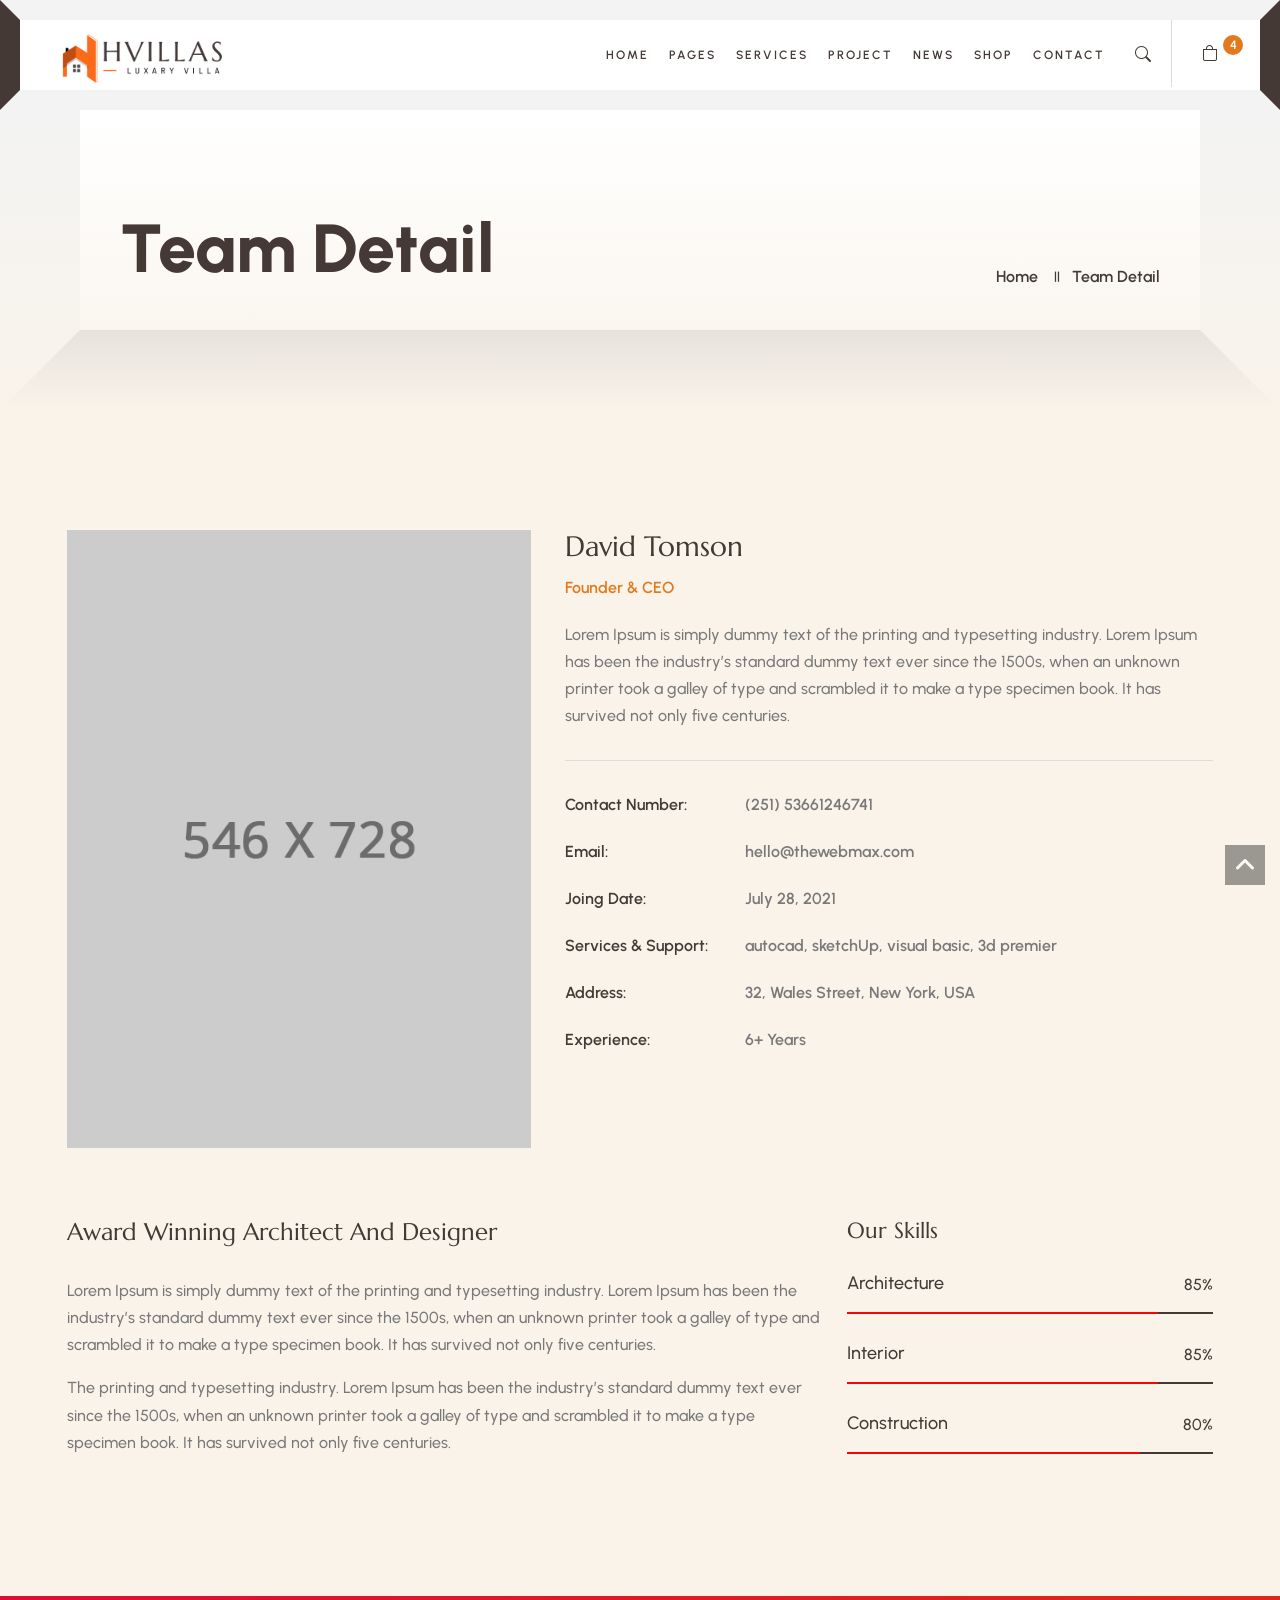
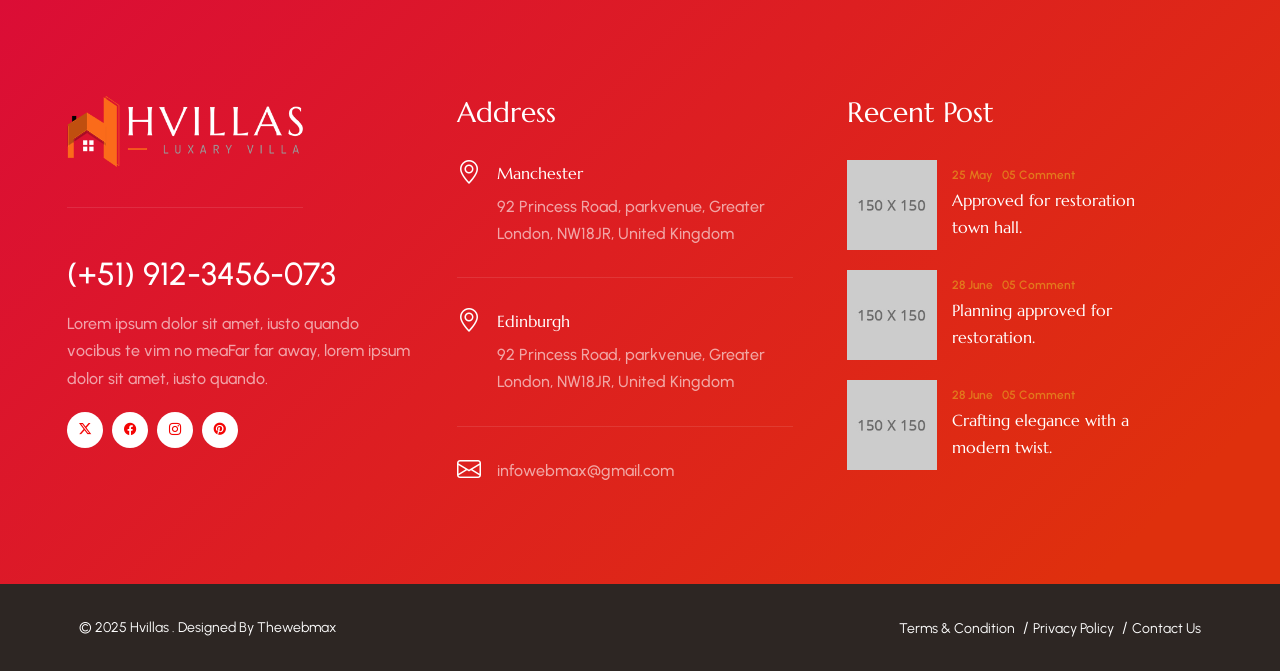
<file: our-team-detail.html>
<!DOCTYPE html>
<html lang="en">

<head>
	<!-- META -->
    <meta charset="utf-8">
    <meta http-equiv="X-UA-Compatible" content="IE=edge">
    <meta name="keywords" content="">
    <meta name="author" content="">
    <meta name="robots" content="">    
    <meta name="description" content="">
    
    <!-- FAVICONS ICON -->
    <link rel="icon" href="images/favicon.ico" type="image/x-icon">
    <link rel="shortcut icon" type="image/x-icon" href="images/favicon.png">
    
    <!-- PAGE TITLE HERE -->
    <title>Hvillas Template | Our Teams Detail</title>
    
    <!-- MOBILE SPECIFIC -->
    <meta name="viewport" content="width=device-width, initial-scale=1">

    <link rel="stylesheet"  href="css/bootstrap.min.css"><!-- BOOTSTRAP STYLE SHEET -->
    <link rel="stylesheet"  href="css/font-awesome.min.css"><!-- FONTAWESOME STYLE SHEET -->
    <link rel="stylesheet"  href="css/owl.carousel.min.css"><!-- OWL CAROUSEL STYLE SHEET -->
    <link rel="stylesheet"  href="css/magnific-popup.min.css"><!-- MAGNIFIC POPUP STYLE SHEET -->
    <link rel="stylesheet"  href="css/swiper-bundle.min.css"><!-- Link Swiper's CSS -->  
    <link rel="stylesheet"  href="css/style.css"><!-- MAIN STYLE SHEET -->
    <link rel="stylesheet"  href="css/bootstrap-icons.css"><!-- BOOTSTRAP ICON STYLE SHEET -->
    <link rel="stylesheet"  href="css/lc_lightbox.css"><!-- Lc light box popup -->     
    <link rel="stylesheet"  href="css/bootstrap-slider.min.css"><!-- Price Range Slider -->
    
</head>

<body>

<!-- LOADING AREA START ===== -->
<div class="loading-area">
    <div class="loading-box"></div>
    <div class="loading-pic">
        <div class="loader"></div>
    </div>
</div>
<!-- LOADING AREA  END ====== -->

<!-- Curser Pointer -->
<div class="cursor"></div>
<div class="cursor2"></div>

	<div class="page-wraper">
     
        <!-- HEADER START -->
        <header class="sticky-header site-header header-style-2 mobile-sider-drawer-menu">
            <div class="main-bar-wraper  navbar-expand-lg">
                <div class="main-bar">  
                                    
                    <div class="container-fluid clearfix"> 
                
                        <div class="logo-header">
                            <div class="logo-header-inner logo-header-one">
                                <a href="index.html">
                                <img src="images/logo-light.png" alt="">
                                </a>
                            </div>
                        </div>  


                        <ul class="company-site-info">
                            <li><i class="bi bi-phone"></i><span>(+070) 3856 456 364</span></li>
                            <li><i class="bi bi-envelope"></i><span>helpdomain@gmail.com</span></li>
                        </ul>

                        
                        <!-- NAV Toggle Button -->
                        <button id="mobile-side-drawer" data-target=".header-nav" data-toggle="collapse" type="button" class="navbar-toggler collapsed">
                            <span class="sr-only">Toggle navigation</span>
                            <span class="icon-bar icon-bar-first"></span>
                            <span class="icon-bar icon-bar-two"></span>
                            <span class="icon-bar icon-bar-three"></span>
                        </button> 

                        <!-- MAIN Vav -->
                        <div class="nav-animation header-nav navbar-collapse collapse d-flex justify-content-end">
                    
                            <ul class=" nav navbar-nav">
                                <li class="has-child"><a href="javascript:;">Home</a>
                                    <ul class="sub-menu">
                                        <li><a href="index.html">Home 1</a></li>
                                        <li><a href="index-2.html">Home 2</a></li>
                                        
                                    </ul>
                                </li>


                                <li class="has-child">
                                    <a href="javascript:;">Pages</a>
                                    <ul class="sub-menu">

                                        <li><a href="javascript:;">About</a>
                                            <ul class="sub-menu">
                                                <li><a href="about-1.html">About us 1</a></li>
                                                <li><a href="about-2.html">About us 2</a></li>
                                            </ul>
                                        </li>

                                        <li><a href="javascript:;">Team</a>
                                            <ul class="sub-menu">
                                                <li><a href="our-team.html">Team</a></li>
                                                <li><a href="our-team-detail.html">Team Detail</a></li>
                                            </ul>
                                        </li>

                                        <li><a href="faq.html">Faq</a></li>
                                        <li><a href="pricing.html">Pricing</a></li>
                                        <li><a href="error-404.html">Error-404</a></li>
                                                                                        
                                    </ul>                                
                                </li>

                                <li class="has-child"><a href="javascript:;">Services</a>
                                    <ul class="sub-menu">
                                        <li><a href="services.html">Services 1</a></li>
                                        <li><a href="services-2.html">Services 2</a></li>
                                        <li><a href="service-detail.html">Services Detail</a></li>
                                    </ul>                                                                 
                                </li>
                        
                                <li class="has-child"><a href="javascript:;">Project</a>
                                    <ul class="sub-menu">
                                        <li><a href="project-1.html">Projects 1</a></li>                                        
                                        <li><a href="project-2.html">Projects 2</a></li>
                                        <li><a href="project-single.html">Projects Single</a></li>                                        
                                    </ul>                                
                                </li>

                                
                        
                                <li class="has-child"><a href="javascript:;">News</a>
                                    <ul class="sub-menu">
                                        <li><a href="blog-grid.html">Blog Grid</a></li>                                        
                                        <li><a href="blog-list.html">Blog List</a></li>
                                        <li><a href="blog-masonry.html">Blog Masonry</a></li>
                                        <li><a href="blog-single.html">Blog Single</a></li>
                                    </ul>                                
                                </li>
                                <li class="has-child"><a href="javascript:;">Shop</a>
                                    <ul class="sub-menu">
                                        <li><a href="shop.html">Shop</a></li>                                        
                                        <li><a href="shop-detail.html">Shop Detail</a></li>
                                    </ul>                                
                                </li>                                                                
                                <li><a href="contact.html">Contact</a></li>  
                        
                            </ul>

                        </div>
                        
                        <!-- Header Right Section-->
                        <div class="extra-nav header-1-nav">
                            <div class="extra-cell one">
                                <div class="header-search">
                                    <a href="#search" class="header-search-icon"><i class="bi bi-search"></i></a>
                                </div>                                
                            </div>
                            <div class="extra-cell two h-cart-block">
                                <a href="javascript:;" class="wt-cart cart-btn navSidebar-button" title="Your Cart">
                                    <span class="link-inner">
                                        <span class="woo-cart-total"> </span>
                                        <span class="woo-cart-count">
                                            <i class="bi bi-bag"></i>
                                            <span class="shopping-bag wcmenucart-count ">4</span>
                                        </span>
                                    </span>
                                </a>
                            </div>
                        </div>

                        
                        
                        
                        <!-- SITE Search -->
                        <div id="search"> 
                            <span class="close-btn">X</span>
                            <form role="search" id="searchform" action="/search" method="get" class="radius-xl">
                                <div class="input-group">
                                    <input class="form-control" value="" name="q" type="search" placeholder="Search...">
                                    <span class="input-group-append">
                                        <button type="button" class="search-btn">
                                            <i class="bi bi-search"></i>
                                        </button>
                                    </span>
                                </div> 
                            </form>
                        </div> 

                    </div>    
                
                </div>
            </div>
            <!-- Sidebar popup Item -->
            <div class="xs-sidebar-group info-group">
                <div class="xs-overlay xs-bg-black"></div>
                <div class="xs-sidebar-widget">

                    <div class="sidebar-widget-container">
                        <div class="widget-heading">
                            <a href="#" class="close-side-widget">
                                <i class="bi bi-x-square-fill"></i>
                            </a>
                        </div>

                        <div class="sidebar-textwidget">

                            <!-- Sidebar Info Content -->
                            <div class="sidebar-info-contents">
                                <div class="content-inner">
                                    <div class="content-box">

                                        <div class="cart-dropdown-item-wraper">
                                            <div class="nav-cart-content">
                                                
                                                <div class="nav-cart-items">
                                                    <div class="nav-cart-item">
                                                        <div class="nav-cart-item-image">
                                                            <a href="shop-detail.html"><img src="images/cart/pic-1.jpg" alt="p-1"></a>
                                                        </div>
                                                        <div class="nav-cart-item-desc">
                                                            <span class="nav-cart-item-price"><strong>2</strong> x $ 19.99</span>
                                                            <a href="shop-detail.html">Potted plants with shelf and chair</a>
                                                            <a href="shop-detail.html" class="nav-cart-item-quantity radius-sm">x</a>
                                                        </div>
                                                    </div>
                                                    <div class="nav-cart-item">
                                                        <div class="nav-cart-item-image">
                                                            <a href="shop-detail.html"><img src="images/cart/pic-2.jpg" alt="p-2"></a>
                                                        </div>
                                                        <div class="nav-cart-item-desc">
                                                            <span class="nav-cart-item-price"><strong>1</strong> x $ 24.99</span>
                                                            <a href="shop-detail.html">Elegant plants decoration vase</a>
                                                            <a href="shop-detail.html" class="nav-cart-item-quantity radius-sm">x</a>
                                                        </div>
                                                    </div>
                                                    <div class="nav-cart-item">
                                                        <div class="nav-cart-item-image">
                                                            <a href="shop-detail.html"><img src="images/cart/pic-3.jpg" alt="p-1"></a>
                                                        </div>
                                                        <div class="nav-cart-item-desc">
                                                            <span class="nav-cart-item-price"><strong>2</strong> x $ 19.99</span>
                                                            <a href="shop-detail.html">Round plants decoration vase</a>
                                                            <a href="shop-detail.html" class="nav-cart-item-quantity radius-sm">x</a>
                                                        </div>
                                                    </div>
                                                    <div class="nav-cart-item">
                                                        <div class="nav-cart-item-image">
                                                            <a href="shop-detail.html"><img src="images/cart/pic-4.jpg" alt="p-2"></a>
                                                        </div>
                                                        <div class="nav-cart-item-desc">
                                                            <span class="nav-cart-item-price"><strong>1</strong> x $ 24.99</span>
                                                            <a href="shop-detail.html">Plant pot on stairs interior design</a>
                                                            <a href="shop-detail.html" class="nav-cart-item-quantity radius-sm">x</a>
                                                        </div>
                                                    </div>
                                                </div>

                                                <div class="nav-cart-title p-tb10 p-lr15 d-flex">
                                                    <h4  class="m-a0">Subtotal:</h4>
                                                    <h5 class="m-a0">$67.97</h5>
                                                </div>

                                                <div class="nav-cart-action d-flex justify-content-start">
                                                    <a href="shop-detail.html" class="site-button">View Cart</a>
                                                    <a href="shop-detail.html" class="site-button-secondry" >Checkout </a>
                                                </div>

                                            </div>
                                        </div> 
                                        
                                    </div>
                                </div>
                            </div>

                        </div>

                    </div>
                </div>
            </div>
            <!--End Sidebar popup Item -->
        </header>
        <!-- HEADER END -->

      
        <!-- CONTENT START -->
        <div class="page-content">

            <!-- INNER PAGE BANNER -->
            <div class="wt-bnr-inr overlay-wraper bg-center">
            	<div class="overlay-main innr-bnr-olay"></div>
                <div class="wt-bnr-inr-entry">
                    <div class="banner-title-outer">
                        <div class="banner-title-name">
                            <h2 class="wt-title">Team Detail</h2>
                        </div>
                        <!-- BREADCRUMB ROW -->                            
                        <div>
                            <ul class="wt-breadcrumb breadcrumb-style-2">
                                <li><a href="index.html">Home</a></li>
                                <li>Team Detail</li>
                            </ul>
                        </div>
                    </div>
                    <!-- BREADCRUMB ROW END -->                        
                </div>
            </div>
            <!-- INNER PAGE BANNER END -->

            <!-- OUR TEAM START -->
            <div class="section-full p-t120 p-b90">
                <div class="container">
                    <div class="section-content team_details_area">

                        <div class="team_details_inner m-b30">
                            <div class="row justify-content-center">
                                <div class="col-lg-5 col-md-4">
                                    <div class="wt-team-1">
                                        <div class="wt-media">
                                            <img src="images/team-detail/pic1.jpg" alt="">
                                        </div> 
                                    </div>
                                </div>
                                <div class="col-lg-7 col-md-8">
                                    <div class="team-detail-full">
                                        <h2 class="team-name">David Tomson</h2>
                                        <span class="team-position">Founder & CEO</span>                                        
                                        <p>Lorem Ipsum is simply dummy text of the printing and typesetting industry. Lorem Ipsum has been the industry’s standard dummy text ever since the 1500s, when an unknown printer took a galley of type and scrambled it to make a type specimen book. It has survived not only five centuries.</p>
                                        <ul class="team-detail-list">
                                            <li><span class="team-list-title">Contact Number:</span><span>(251) 53661246741</span></li>
                                            <li><span class="team-list-title">Email:</span><span >hello@thewebmax.com</span></li>
                                            <li><span class="team-list-title">Joing Date:</span><span>July 28, 2021</span></li>
                                            <li><span class="team-list-title">Services & Support:</span><span>autocad, sketchUp, visual basic, 3d premier</span></li>
                                            <li><span class="team-list-title">Address:</span><span>32, Wales Street, New York, USA</span></li>
                                            <li><span class="team-list-title">Experience:</span><span>6+ Years</span></li>
                                        </ul>
                                    </div> 
                                </div>
                            </div>
                        </div>

                        <div class="team-detail-discription row">
                            <div class="col-md-8">
                                <div class="team-deatail-featured m-b50">
                                    <h3 class="wt-title">Award Winning Architect And Designer</h3>
                                    <p>Lorem Ipsum is simply dummy text of the printing and typesetting industry. Lorem Ipsum has been the industry’s standard dummy text ever since the 1500s, when an unknown printer took a galley of type and scrambled it to make a type specimen book. It has survived not only five centuries.</p>
                                    <p>The printing and typesetting industry. Lorem Ipsum has been the industry’s standard dummy text ever since the 1500s, when an unknown printer took a galley of type and scrambled it to make a type specimen book. It has survived not only five centuries.</p>
                                </div>
                            </div>
                            <div class="col-md-4">
                                <div class="our-skills-item-wrap wow">
                                    <h3 class="twm-title">Our Skills </h3>
                                    <div class="row">
        
                                        <div class="col-md-12 m-b30">
                                            <div class="our-skills-item">
                                                <span class="progressText">Architecture</span>
                                                <div class="progress-box">
                                                    <div class="progress">
                                                        <div class="progress-bar wow progress-bar-anim site-bg-primary" data-wow-delay="0ms" data-wow-duration="2000ms" role="progressbar" style="--progress-bar-count: 85%">
                                                            <span>85%</span>
                                                        </div>
                                                    </div>
                                                </div>
                                            </div>
                                        </div>
                                    
                                        <div class="col-md-12 m-b30">
                                            <div class="our-skills-item">
                                                <span class="progressText">Interior</span>
                                                <div class="progress-box">
                                                    <div class="progress">
                                                        <div class="progress-bar wow progress-bar-anim site-bg-primary" data-wow-delay="0ms" data-wow-duration="2000ms" role="progressbar" style="--progress-bar-count: 85%">
                                                            <span>85%</span>
                                                        </div>
                                                    </div>
                                                </div>
                                            </div>
                                        </div>
        
                                        <div class="col-md-12 m-b30">
                                            <div class="our-skills-item">
                                                <span class="progressText">Construction</span>
                                                <div class="progress-box">
                                                    <div class="progress">
                                                        <div class="progress-bar wow progress-bar-anim site-bg-primary" data-wow-delay="0ms" data-wow-duration="2000ms" role="progressbar" style="--progress-bar-count: 80%">
                                                            <span>80%</span>
                                                        </div>
                                                    </div>
                                                </div>
                                            </div>
                                        </div>
        
                                    </div>
                                </div>
                            </div>                                 
                        </div>
                        
                    </div>      
                </div>
            </div>   
            <!-- OUR TEAM SECTION END -->
     
        </div>
        <!-- CONTENT END -->

        <!-- FOOTER START -->
        <footer class="site-footer footer-dark" >

            <!-- FOOTER BLOCKES START -->  
            <div class="footer-top">
                                                                             
                <div class="container">
                    <div class="row">

                        <div class="col-lg-4 col-md-12">
							
                            <div class="widget widget_about">
                                <div class="logo-footer clearfix">
                                    <a href="index.html"><img src="images/logo-dark.png" alt=""></a>
                                </div>
                                <div class="call-us">
                                    <a href="tel:+216-761-8331">(+51) 912-3456-073</a>
                                </div>
                                <p>Lorem ipsum dolor sit amet, iusto quando  
                                    vocibus te vim no meaFar far away, lorem 
                                    ipsum dolor sit amet, iusto quando.
                                </p>
                                <ul class="social-icons">
                                    <li><a href="https://www.x.com"><i class="bi bi-twitter-x cursor-scale small"></i></a></li>
                                    <li><a href="https://www.facebook.com "><i class="bi bi-facebook cursor-scale small"></i></a></li>
                                    <li><a href="https://www.instagram.com"><i class="bi bi-instagram cursor-scale small"></i></a></li>
                                    <li><a href="https://www.pinterest.com/"><i class="bi bi-pinterest cursor-scale small"></i></a></li>
                                </ul>


                            </div>                            
                            
                        </div>

                                              
                    
                        <div class="col-lg-4 col-md-6">
                            <div class="widget f-top-space">
                                <h3 class="widget-title">Address</h3>
                                <ul class="widget_address"> 
                                    <li><i class="bi bi-geo-alt"></i>
                                        <span>Manchester</span>
                                        92 Princess Road, parkvenue, Greater
                                        London, NW18JR, United Kingdom
                                    </li>
                                    <li><i class="bi bi-geo-alt"></i>
                                        <span>Edinburgh</span>
                                        92 Princess Road, parkvenue, Greater
                                        London, NW18JR, United Kingdom
                                    </li>
                                    <li><i class="bi bi-envelope"></i>infowebmax@gmail.com</li>
                                </ul>  
                            </div>
                        </div>

                        <div class="col-lg-4 col-md-6">
                            <div class="widget f-top-space recent-posts-entry">
                                <h3 class="widget-title">Recent Post</h3>
                                <div class="section-content">
                                    <div class="widget-post-bx">
                                        <div class="widget-post clearfix">
                                            <div class="wt-post-media">
                                                <img src="images/blog/recent-blog/pic1.jpg" alt="">
                                            </div>
                                            <div class="wt-post-info">
                                                <div class="wt-post-meta">
                                                    <ul>
                                                        <li class="post-author">25 May</li>
                                                        <li class="post-comment">05 Comment</li>
                                                    </ul>
                                                </div>                                            
                                                <div class="wt-post-header">
                                                    <a href="blog-single.html" class="post-title">Approved for restoration town hall.</a>
                                                </div>
                                            </div>
                                        </div>
                                        <div class="widget-post clearfix">
                                            <div class="wt-post-media">
                                                <img src="images/blog/recent-blog/pic2.jpg" alt="">
                                            </div>
                                            <div class="wt-post-info">
                                                <div class="wt-post-meta">
                                                    <ul>
                                                        <li class="post-author">28 June</li>
                                                        <li class="post-comment">05 Comment</li>
                                                    </ul>
                                                </div>                                            
                                                <div class="wt-post-header">
                                                    <a href="blog-single.html" class="post-title">Planning approved for restoration.</a>
                                                </div>
                                            </div>
                                        </div>
                                        <div class="widget-post clearfix">
                                            <div class="wt-post-media">
                                                <img src="images/blog/recent-blog/pic3.jpg" alt="">
                                            </div>
                                            <div class="wt-post-info">
                                                <div class="wt-post-meta">
                                                    <ul>
                                                        <li class="post-author">28 June</li>
                                                        <li class="post-comment">05 Comment</li>
                                                    </ul>
                                                </div>                                            
                                                <div class="wt-post-header">
                                                    <a href="blog-single.html" class="post-title">Crafting elegance with a modern twist.</a>
                                                </div>
                                            </div>
                                        </div>
                                    </div>
                                </div>
                            </div>
                        </div>



                    </div>

                </div>
            </div>
            <!-- FOOTER COPYRIGHT -->
                                
            <div class="footer-bottom">
                <div class="container">
                	<div class="container">
                        <div class="footer-bottom-info d-flex justify-content-between">
                            <div class="wt-footer-bot-left">
                                <span class="copyrights-text">© 2025 Hvillas . Designed By Thewebmax</span>
                            </div>
                            <div class="wt-footer-bot-right">
                                 <ul class="copyrights-nav"> 
                                    <li><a href="about-2.html">Terms  &amp; Condition</a></li>
                                    <li><a href="faq.html">Privacy Policy</a></li>
                                    <li><a href="contact-1.html">Contact Us</a></li>
                                </ul>
                            </div>
                        </div>
                    </div>
                </div>   
            </div>   
    
        </footer>
        <!-- FOOTER END -->

        <!-- BUTTON TOP START -->
		<button class="scroltop"><span class="fa fa-angle-up  relative" id="btn-vibrate"></span></button>

 	</div>


<!-- JAVASCRIPT  FILES ========================================= --> 
<script  src="js/jquery-3.7.1.min.js"></script><!-- JQUERY.MIN JS -->
<script  src="js/popper.min.js"></script><!-- POPPER.MIN JS -->
<script  src="js/bootstrap.min.js"></script><!-- BOOTSTRAP.MIN JS -->
<script  src="js/magnific-popup.min.js"></script><!-- MAGNIFIC-POPUP JS -->
<script  src="js/waypoints.min.js"></script><!-- WAYPOINTS JS -->
<script  src="js/counterup.min.js"></script><!-- COUNTERUP JS -->

<script  src="js/isotope.pkgd.min.js"></script><!-- MASONRY  -->
<script  src="js/imagesloaded.pkgd.min.js"></script><!-- MASONRY  -->
<script  src="js/owl.carousel.min.js"></script><!-- OWL  SLIDER  -->
<script  src="js/theia-sticky-sidebar.js"></script><!-- STICKY SIDEBAR  -->
<script  src="js/jquery.bootstrap-touchspin.js"></script><!-- FORM JS -->

<script  src="js/lc_lightbox.lite.js" ></script><!-- IMAGE POPUP -->
<script  src="js/bootstrap-slider.min.js"></script><!-- Form js -->
<script  src="js/swiper-bundle.min.js"></script> <!-- Swiper JS -->
<script  src="js/img-parallax.js"></script>
<script src="js/wow.min.js"></script><!-- WOW ANIMATION JS -->

<!-- Title animation Js -->
<script  src="js/gsap.min.js"></script><!-- cursor -->
<script  src="js/custom.js"></script><!-- CUSTOM FUCTIONS  -->

</body>

</html>
</file>
<file: css/style.css>
@charset "UTF-8";
/* Author: thewebmax team
=========================
This file contains the styling for the actual template, this
is the file you need to edit to change the look of the
template.
This files [Table of contents] are outlined below

/* ---------------------------------------------------*/
/** - Title Separators */
/** - Center Title */
/** - About One Section */
/** - About Two Section */
/** - About Owo Section */
/** - We Provide Section */
/** - Rotate Text Img */
/** - Counter Style One */
/** - Team Style One */
/** - Team Box Single */
/** - Play Button */
/** - Testimonial Style Two */
/** - Testimonial Style One */
/** - Client Logo Section */
/** - Footer Dark Version Css */
/** - Widget Address */
/** - Recent Post Entry */
/** - Footer Dark */
/** - Widget Services */
/** - Scroll top btn css */
/** - Blog Style 2 */
/** - Pricing Section */
/** - Inner Page Banner */
/** - Breadcrumb */
/** - Filter Buttons Css */
/** - Project Single */
/** - Projesct Single Sidebar */
/** - Google Map */
/** - Contact Form */
/** - FAQ Section */
/** - Form Control */
/** - Error Page */
/** - Blog Side Bar */
/** - Comment list */
/** - Comment Form */
/** - Single Blog Post */
/** - Single Post Navigation */
/** - Loading */
/** - Loading Animation Start */
/** - Section Overlay */
/** - Service Detail */
/** - Blog Post Section */
/** - All Services */
/** - Service Page Download Btn */
/** - Search Bar */
/** - Cart Dropdown */
/** - Project Btn Filter */
/** - Swiper Controls */
/** - Project Section */
/** - Blog Gallery */
/** - Product Box */
/** - Product Detail Page Slider */
/** - Price Range Tool Tip */
/** - Select Box Border Style1 */
/** - Product Gallery */
/** - Touchspin Input Type Number */
/** - Product Single */
/** - Client Carousel */
/** - Team-effect-hvr1 */
/** - Team-effect-hvr2 */
/** - Video Section */
/** - Video Section 2 */
/** - Service Icon Box One */
/** - Service Icon Box */
/** - Service Icon Box */
/** - Service Icon Box Three */
/** - Home 2 Slider Wrap */
/** - Twm Slider1 Slider */
/** - Social Icon Bg Color */
/** - Spin Animation */
/** - Pagination */
/** - Get In Touch Section */
/** - Circle Text Section */
/** - Circle Text 2 */
/** - Marquee Slider */
/** - Start  Curser Pointer CSS */
/** - Home Page 2 Slider */
/** - Text Half Split Section*/
/** - Progress Bar Section */
/** - Our Skills Section */
/** - Product Section */
/** - Accordians */
/** - Navigation */
/** - Article layouts */
/** - About Us Section */
/** - Awards Section Css Start */
/** - Awards Section Css End */
/** - Title Text Animation Css Start */
/** - Title Text Animation Css End */
/** - About Media */
/** - General Faq Question */
/** - Sidbar popup Css */
/* ---------------------------------------------------*/
@import url("https://fonts.googleapis.com/css2?family=Marcellus&display=swap");
@import url("https://fonts.googleapis.com/css2?family=Urbanist:ital,wght@0,100..900;1,100..900&display=swap");




/*===GENERAL===*/
.site-text-primary {
  color: #f40404;
}

.site-text-black {
  color: #000;
}

.site-text-gray {
  color: #e7e7e7;
}

.site-text-dark {
  color: #443935;
}

.site-text-white {
  color: #fff;
}

.site-bg-primary {
  background-color: #f40404;
}

.site-bg-black {
  background-color: #000;
}

.site-bg-dark {
  background-color: #443935;
}

.site-bg-gray {
  background-color: #e7e7e7;
}

.site-bg-white {
  background-color: #fff;
}

body {
  color: #797979;
  background-color: #f9f3ea;
  font-family: "Urbanist", serif;
  line-height: 1.7;
  font-weight: 500;
  padding: 0px;
  margin: 0px;
  overflow-x: hidden;
  font-size: 16px;
}

a {
  color: #443935;
  outline: 0px none;
  text-decoration: none;
}

a:hover,
a:focus {
  outline: 0px none;
  text-decoration: none;
}

a:active,
a:hover,
a:focus {
  color: inherit;
}

.overflow-hide {
  overflow: hidden;
}

img {
  border-style: none;
  height: auto;
  max-width: 100%;
  vertical-align: middle;
}

/*Float clearfix*/
.clearfix:after {
  content: "";
  display: table;
  clear: both;
}

.shadow-bx {
  box-shadow: 0px 0px 30px rgba(0, 0, 0, 0.1);
}

.wt-icon-box-wraper:after {
  content: "";
  display: table;
  clear: both;
}

ol.commentlist li:after {
  content: "";
  display: table;
  clear: both;
}

section,
article,
aside,
details,
figcaption,
figure,
footer,
header,
hgroup,
main,
menu,
nav,
summary {
  display: block;
}

ul {
  padding: 0px;
}

::-moz-selection {
  background: #484848;
  color: #fff;
}

::selection {
  background: #484848;
  color: #fff;
}

/*===Heading & Title====*/
h1,
h2,
h3,
h4,
h5,
h6 {
  font-family: "Marcellus", serif;
  line-height: 1.2;
  color: #443935;
}

h1 {
  font-size: 60px;
}

h2 {
  font-size: 44px;
}

h3 {
  font-size: 22px;
}

h4 {
  font-size: 18px;
}

h5 {
  font-size: 16px;
}

h6 {
  font-size: 14px;
}

/*---Text align--- */
.text-left {
  text-align: left;
}

.text-center {
  text-align: center;
}

.text-right {
  text-align: right;
}

.text-justify {
  text-align: justify;
}

/*===Listing Style===*/
dl,
ul,
ol {
  list-style-position: outside;
  padding: 0px;
}

ul,
ol {
  margin-bottom: 24px;
}

ul li {
  padding: 0px;
}

ol li {
  padding: 0px;
}

.list-simple li {
  margin-bottom: 10px;
}

.list-simple li ul {
  margin-left: 15px;
  margin-top: 10px;
}

.list-simple.list-unstyled li ul {
  margin-left: 30px;
  margin-top: 10px;
}

.list-circle,
.list-angle-right,
.list-arrow,
.list-check,
.list-checked,
.list-check-circle,
.list-chevron-circle,
.list-arrow-circle,
.list-times-circle {
  margin: 0px 0px 20px 0px;
  padding: 0px;
  list-style: none;
  font-weight: 600;
}

.list-circle li,
.list-angle-right li,
.list-arrow li,
.list-check li,
.list-checked li,
.list-check-circle li,
.list-chevron-circle li,
.list-arrow-circle li,
.list-times-circle li {
  padding: 5px 5px 5px 20px;
  position: relative;
}

.list-circle li:before,
.list-angle-right li:before,
.list-arrow li:before,
.list-check li:before,
.list-checked li:before,
.list-check-circle li:before,
.list-chevron-circle li:before,
.list-arrow-circle li:before,
.list-times-circle li:before {
  font-family: "FontAwesome";
  position: absolute;
  left: 0px;
  top: 3px;
  display: block;
  font-size: 15px;
  color: #000;
}

.list-circle li:before {
  top: 6px;
  font-size: 10px;
  content: "\f111";
}

.list-angle-right li:before {
  content: "\f105";
}

.list-arrow li:before {
  content: "\f0da";
}

.list-check li:before {
  content: "\f00c";
}

.list-checked li:before {
  content: "\f046";
}

.list-check-circle li:before {
  content: "\f058";
}

.list-chevron-circle li:before {
  content: "\f138";
}

.list-arrow-circle li:before {
  content: "\f0a9";
}

.list-times-circle li:before {
  content: "\f057";
}

/*---Padding (around)---*/
.p-a0 {
  padding: 0px;
}

.p-a5 {
  padding: 5px;
}

.p-a10 {
  padding: 10px;
}

.p-a15 {
  padding: 15px;
}

.p-a20 {
  padding: 20px;
}

.p-a25 {
  padding: 25px;
}

.p-a30 {
  padding: 30px;
}

.p-a40 {
  padding: 40px;
}

.p-a50 {
  padding: 50px;
}

.p-a60 {
  padding: 60px;
}

.p-a70 {
  padding: 70px;
}

.p-a80 {
  padding: 80px;
}

.p-a90 {
  padding: 90px;
}

.p-a100 {
  padding: 100px;
}

.p-a110 {
  padding: 110px;
}

.p-a120 {
  padding: 120px;
}

.p-a130 {
  padding: 130px;
}

.p-a140 {
  padding: 140px;
}

.p-a150 {
  padding: 150px;
}

/*---Padding (top)---*/
.p-t0 {
  padding-top: 0px;
}

.p-t5 {
  padding-top: 5px;
}

.p-t10 {
  padding-top: 10px;
}

.p-t15 {
  padding-top: 15px;
}

.p-t20 {
  padding-top: 20px;
}

.p-t30 {
  padding-top: 30px;
}

.p-t40 {
  padding-top: 40px;
}

.p-t50 {
  padding-top: 50px;
}

.p-t60 {
  padding-top: 60px;
}

.p-t70 {
  padding-top: 70px;
}

.p-t80 {
  padding-top: 80px;
}

.p-t90 {
  padding-top: 90px;
}

.p-t100 {
  padding-top: 100px;
}

.p-t110 {
  padding-top: 110px;
}

.p-t120 {
  padding-top: 120px;
}

.p-t130 {
  padding-top: 130px;
}

.p-t140 {
  padding-top: 140px;
}

.p-t150 {
  padding-top: 150px;
}

/*---Padding (bottom)---*/
.p-b0 {
  padding-bottom: 0px;
}

.p-b5 {
  padding-bottom: 5px;
}

.p-b10 {
  padding-bottom: 10px;
}

.p-b15 {
  padding-bottom: 15px;
}

.p-b20 {
  padding-bottom: 20px;
}

.p-b30 {
  padding-bottom: 30px;
}

.p-b40 {
  padding-bottom: 40px;
}

.p-b50 {
  padding-bottom: 50px;
}

.p-b60 {
  padding-bottom: 60px;
}

.p-b70 {
  padding-bottom: 70px;
}

.p-b80 {
  padding-bottom: 80px;
}

.p-b90 {
  padding-bottom: 90px;
}

.p-b100 {
  padding-bottom: 100px;
}

.p-b110 {
  padding-bottom: 110px;
}

.p-b120 {
  padding-bottom: 120px;
}

.p-b130 {
  padding-bottom: 130px;
}

.p-b140 {
  padding-bottom: 140px;
}

.p-b150 {
  padding-bottom: 150px;
}

/*---Padding (left)---*/
.p-l0 {
  padding-left: 0px;
}

.p-l5 {
  padding-left: 5px;
}

.p-l10 {
  padding-left: 10px;
}

.p-l15 {
  padding-left: 15px;
}

.p-l20 {
  padding-left: 20px;
}

.p-l30 {
  padding-left: 30px;
}

.p-l40 {
  padding-left: 40px;
}

.p-l50 {
  padding-left: 50px;
}

.p-l60 {
  padding-left: 60px;
}

.p-l70 {
  padding-left: 70px;
}

.p-l80 {
  padding-left: 80px;
}

.p-l90 {
  padding-left: 90px;
}

.p-l100 {
  padding-left: 100px;
}

.p-l110 {
  padding-left: 110px;
}

.p-l120 {
  padding-left: 120px;
}

.p-l130 {
  padding-left: 130px;
}

.p-l140 {
  padding-left: 140px;
}

.p-l150 {
  padding-left: 150px;
}

/*---Padding (right)---*/
.p-r0 {
  padding-right: 0px;
}

.p-r5 {
  padding-right: 5px;
}

.p-r10 {
  padding-right: 10px;
}

.p-r15 {
  padding-right: 15px;
}

.p-r20 {
  padding-right: 20px;
}

.p-r30 {
  padding-right: 30px;
}

.p-r40 {
  padding-right: 40px;
}

.p-r50 {
  padding-right: 50px;
}

.p-r60 {
  padding-right: 60px;
}

.p-r70 {
  padding-right: 70px;
}

.p-r80 {
  padding-right: 80px;
}

.p-r90 {
  padding-right: 90px;
}

.p-r100 {
  padding-right: 100px;
}

.p-r110 {
  padding-right: 110px;
}

.p-r120 {
  padding-right: 120px;
}

.p-r130 {
  padding-right: 130px;
}

.p-r140 {
  padding-right: 140px;
}

.p-r150 {
  padding-right: 150px;
}

/*---Padding (left right)---*/
.p-lr0 {
  padding-left: 0px;
  padding-right: 0px;
}

.p-lr5 {
  padding-left: 5px;
  padding-right: 5px;
}

.p-lr10 {
  padding-left: 10px;
  padding-right: 10px;
}

.p-lr15 {
  padding-left: 15px;
  padding-right: 15px;
}

.p-lr20 {
  padding-left: 20px;
  padding-right: 20px;
}

.p-lr30 {
  padding-left: 30px;
  padding-right: 30px;
}

.p-lr40 {
  padding-left: 40px;
  padding-right: 40px;
}

.p-lr50 {
  padding-left: 50px;
  padding-right: 50px;
}

.p-lr60 {
  padding-left: 60px;
  padding-right: 60px;
}

.p-lr70 {
  padding-left: 70px;
  padding-right: 70px;
}

.p-lr80 {
  padding-left: 80px;
  padding-right: 80px;
}

.p-lr90 {
  padding-left: 90px;
  padding-right: 90px;
}

.p-lr100 {
  padding-left: 100px;
  padding-right: 100px;
}

.p-lr120 {
  padding-left: 120px;
  padding-right: 120px;
}

.p-lr150 {
  padding-left: 150px;
  padding-right: 150px;
}

/*---Padding (top bottom)---*/
.p-tb0 {
  padding-bottom: 0px;
  padding-top: 0px;
}

.p-tb5 {
  padding-bottom: 5px;
  padding-top: 5px;
}

.p-tb10 {
  padding-bottom: 10px;
  padding-top: 10px;
}

.p-tb15 {
  padding-bottom: 15px;
  padding-top: 15px;
}

.p-tb20 {
  padding-bottom: 20px;
  padding-top: 20px;
}

.p-tb30 {
  padding-bottom: 30px;
  padding-top: 30px;
}

.p-tb40 {
  padding-bottom: 40px;
  padding-top: 40px;
}

.p-tb50 {
  padding-bottom: 50px;
  padding-top: 50px;
}

.p-tb60 {
  padding-bottom: 60px;
  padding-top: 60px;
}

.p-tb70 {
  padding-bottom: 70px;
  padding-top: 70px;
}

.p-tb80 {
  padding-bottom: 80px;
  padding-top: 80px;
}

.p-tb90 {
  padding-bottom: 90px;
  padding-top: 90px;
}

.p-tb100 {
  padding-bottom: 100px;
  padding-top: 100px;
}

.p-tb120 {
  padding-bottom: 120px;
  padding-top: 120px;
}

.p-tb150 {
  padding-bottom: 150px;
  padding-top: 150px;
}

/*----Margin (around)----*/
.m-a-1 {
  margin: -1px;
}

.m-a0 {
  margin: 0px;
}

.m-a5 {
  margin: 5px;
}

.m-a10 {
  margin: 10px;
}

.m-a15 {
  margin: 15px;
}

.m-a20 {
  margin: 20px;
}

.m-a30 {
  margin: 30px;
}

.m-a40 {
  margin: 40px;
}

.m-a50 {
  margin: 50px;
}

.m-a60 {
  margin: 60px;
}

.m-a70 {
  margin: 70px;
}

.m-a80 {
  margin: 80px;
}

.m-a90 {
  margin: 90px;
}

.m-a100 {
  margin: 100px;
}

.m-a110 {
  margin: 110px;
}

.m-a120 {
  margin: 120px;
}

.m-a130 {
  margin: 130px;
}

.m-a140 {
  margin: 140px;
}

.m-a150 {
  margin: 150px;
}

/*---Marging (top)----*/
.m-t0 {
  margin-top: 0px;
}

.m-t5 {
  margin-top: 5px;
}

.m-t10 {
  margin-top: 10px;
}

.m-t15 {
  margin-top: 15px;
}

.m-t20 {
  margin-top: 20px;
}

.m-t30 {
  margin-top: 30px;
}

.m-t40 {
  margin-top: 40px;
}

.m-t50 {
  margin-top: 50px;
}

.m-t60 {
  margin-top: 60px;
}

.m-t70 {
  margin-top: 70px;
}

.m-t80 {
  margin-top: 80px;
}

.m-t90 {
  margin-top: 90px;
}

.m-t100 {
  margin-top: 100px;
}

.m-t110 {
  margin-top: 110px;
}

.m-t120 {
  margin-top: 120px;
}

.m-t130 {
  margin-top: 130px;
}

.m-t140 {
  margin-top: 140px;
}

.m-t150 {
  margin-top: 150px;
}

/*---Marging (bottom)---*/
.m-b0 {
  margin-bottom: 0px;
}

.m-b5 {
  margin-bottom: 5px;
}

.m-b10 {
  margin-bottom: 10px;
}

.m-b15 {
  margin-bottom: 15px;
}

.m-b20 {
  margin-bottom: 20px;
}

.m-b30 {
  margin-bottom: 30px;
}

.m-b40 {
  margin-bottom: 40px;
}

.m-b50 {
  margin-bottom: 50px;
}

.m-b60 {
  margin-bottom: 60px;
}

.m-b70 {
  margin-bottom: 70px;
}

.m-b80 {
  margin-bottom: 80px;
}

.m-b90 {
  margin-bottom: 90px;
}

.m-b100 {
  margin-bottom: 100px;
}

.m-b110 {
  margin-bottom: 110px;
}

.m-b120 {
  margin-bottom: 120px;
}

.m-b130 {
  margin-bottom: 130px;
}

.m-b140 {
  margin-bottom: 140px;
}

.m-b150 {
  margin-bottom: 150px;
}

/*---Marging (left)---*/
.m-l0 {
  margin-left: 0px;
}

.m-l5 {
  margin-left: 5px;
}

.m-l10 {
  margin-left: 10px;
}

.m-l15 {
  margin-left: 15px;
}

.m-l20 {
  margin-left: 20px;
}

.m-l30 {
  margin-left: 30px;
}

.m-l40 {
  margin-left: 40px;
}

.m-l50 {
  margin-left: 50px;
}

.m-l60 {
  margin-left: 60px;
}

.m-l70 {
  margin-left: 70px;
}

.m-l80 {
  margin-left: 80px;
}

.m-l90 {
  margin-left: 90px;
}

.m-l100 {
  margin-left: 100px;
}

.m-l110 {
  margin-left: 110px;
}

.m-l120 {
  margin-left: 120px;
}

.m-l130 {
  margin-left: 130px;
}

.m-l140 {
  margin-left: 140px;
}

.m-l150 {
  margin-left: 150px;
}

/*---Marging (right)---*/
.m-r0 {
  margin-right: 0px;
}

.m-r5 {
  margin-right: 5px;
}

.m-r10 {
  margin-right: 10px;
}

.m-r15 {
  margin-right: 15px;
}

.m-r20 {
  margin-right: 20px;
}

.m-r30 {
  margin-right: 30px;
}

.m-r40 {
  margin-right: 40px;
}

.m-r50 {
  margin-right: 50px;
}

.m-r60 {
  margin-right: 60px;
}

.m-r70 {
  margin-right: 70px;
}

.m-r80 {
  margin-right: 80px;
}

.m-r90 {
  margin-right: 90px;
}

.m-r100 {
  margin-right: 100px;
}

.m-r110 {
  margin-right: 110px;
}

.m-r120 {
  margin-right: 120px;
}

.m-r130 {
  margin-right: 130px;
}

.m-r140 {
  margin-right: 140px;
}

.m-r150 {
  margin-right: 150px;
}

/*---Marging (left right)---*/
.m-lr0 {
  margin-left: 0px;
  margin-right: 0px;
}

.m-lr5 {
  margin-left: 5px;
  margin-right: 5px;
}

.m-lr10 {
  margin-left: 10px;
  margin-right: 10px;
}

.m-lr15 {
  margin-left: 15px;
  margin-right: 15px;
}

.m-lr20 {
  margin-left: 20px;
  margin-right: 20px;
}

.m-lr30 {
  margin-left: 30px;
  margin-right: 30px;
}

.m-lr40 {
  margin-left: 40px;
  margin-right: 40px;
}

.m-lr50 {
  margin-left: 50px;
  margin-right: 50px;
}

.m-lr60 {
  margin-left: 60px;
  margin-right: 60px;
}

.m-lr70 {
  margin-left: 70px;
  margin-right: 70px;
}

.m-lr80 {
  margin-left: 80px;
  margin-right: 80px;
}

.m-lr90 {
  margin-left: 90px;
  margin-right: 90px;
}

.m-lr100 {
  margin-left: 100px;
  margin-right: 100px;
}

.m-lr120 {
  margin-left: 120px;
  margin-right: 120px;
}

.m-lr150 {
  margin-left: 150px;
  margin-right: 150px;
}

/*---Marging (top bottom)---*/
.m-tb0 {
  margin-bottom: 0px;
  margin-top: 0px;
}

.m-tb5 {
  margin-bottom: 5px;
  margin-top: 5px;
}

.m-tb10 {
  margin-bottom: 10px;
  margin-top: 10px;
}

.m-tb15 {
  margin-bottom: 15px;
  margin-top: 15px;
}

.m-tb20 {
  margin-bottom: 20px;
  margin-top: 20px;
}

.m-tb30 {
  margin-bottom: 30px;
  margin-top: 30px;
}

.m-tb40 {
  margin-bottom: 40px;
  margin-top: 40px;
}

.m-tb50 {
  margin-bottom: 50px;
  margin-top: 50px;
}

.m-tb60 {
  margin-bottom: 60px;
  margin-top: 60px;
}

.m-tb70 {
  margin-bottom: 70px;
  margin-top: 70px;
}

.m-tb80 {
  margin-bottom: 80px;
  margin-top: 80px;
}

.m-tb90 {
  margin-bottom: 90px;
  margin-top: 90px;
}

.m-tb100 {
  margin-bottom: 100px;
  margin-top: 100px;
}

.m-tb120 {
  margin-bottom: 120px;
  margin-top: 120px;
}

.m-tb150 {
  margin-bottom: 150px;
  margin-top: 150px;
}

/*---Colum gap less---*/
.no-col-gap [class*=col-xs-],
.no-col-gap [class*=col-sm-],
.no-col-gap [class*=col-md-],
.no-col-gap [class*=col-lg-] {
  padding-left: 0px;
  padding-right: 0px;
}

/*===Background Effect===*/
.bg-center {
  background-position: center;
}

.bg-top-left {
  background-position: top left;
}

.bg-top-right {
  background-position: top right;
}

.bg-top-center {
  background-position: top center;
}

.bg-bottom-left {
  background-position: bottom left;
}

.bg-bottom-right {
  background-position: bottom right;
}

.bg-bottom-center {
  background-position: bottom center;
}

.bg-left-center {
  background-position: left;
}

.bg-right-center {
  background-position: right;
}

.bg-auto {
  background-size: auto;
}

.bg-contain {
  background-size: contain;
}

.bg-cover {
  background-size: cover;
}

.bg-full-width {
  background-size: 100% auto;
}

.bg-full-height {
  background-size: auto 100%;
}

.bg-repeat {
  background-repeat: repeat;
}

.bg-no-repeat {
  background-repeat: no-repeat;
}

.bg-repeat-x {
  background-repeat: repeat-x;
}

.bg-repeat-y {
  background-repeat: repeat-y;
}

.bg-fixed {
  background-attachment: fixed;
}

.bg-scroll {
  background-attachment: scroll;
}

/*===Overlay ( transparient box style)===*/
.overlay-wraper {
  position: relative;
}

.overlay-main {
  position: absolute;
  left: 0px;
  top: 0px;
  width: 100%;
  height: 100%;
}

.opacity-01 {
  opacity: 0.1;
}

.opacity-02 {
  opacity: 0.2;
}

.opacity-03 {
  opacity: 0.3;
}

.opacity-04 {
  opacity: 0.4;
}

.opacity-05 {
  opacity: 0.5;
}

.opacity-06 {
  opacity: 0.6;
}

.opacity-07 {
  opacity: 0.7;
}

.opacity-08 {
  opacity: 0.8;
}

.opacity-09 {
  opacity: 0.9;
}

.overlay-light .overlay-main {
  opacity: 0.3;
}

.overlay-dark .overlay-main {
  opacity: 0.9;
}

.overlay-wraper>.container,
.overlay-wraper>.container-fluid,
.overlay-wraper>.wt-icon-box-wraper,
.overlay-wraper>.wt-left-part,
.overlay-wraper>.wt-right-part {
  position: relative;
  z-index: 1;
}

/*===Boxes Css===*/
.rounded-bx,
.wt-box,
.wt-icon-box,
.wt-icon-box-small,
.wt-thum-bx,
.wt-post-thum {
  position: relative;
}

/*---Box content----*/
.wt-box {
  position: relative;
}

.wt-box.no-margin {
  margin-bottom: 0;
}

/*---For icons with box---*/
.wt-icon-box-xld {
  width: 180px;
  height: 180px;
  display: inline-block;
  text-align: center;
}

.wt-icon-box-xld i {
  font-size: 100px;
}

.wt-icon-box-xld img {
  height: 90px;
}

.wt-icon-box-xl {
  width: 150px;
  height: 150px;
  display: inline-block;
  text-align: center;
}

.wt-icon-box-xl i {
  font-size: 80px;
}

.wt-icon-box-xl img {
  height: 80px;
}

.wt-icon-box-lg {
  width: 120px;
  height: 120px;
  display: inline-block;
  text-align: center;
}

.wt-icon-box-lg i {
  font-size: 60px;
}

.wt-icon-box-lg img {
  height: 55px;
}

.wt-icon-box-md {
  width: 100px;
  height: 100px;
  display: inline-block;
  text-align: center;
}

.wt-icon-box-md i {
  font-size: 45px;
}

.wt-icon-box-md img {
  height: 40px;
}

.wt-icon-box-sm {
  width: 80px;
  height: 80px;
  display: inline-block;
  text-align: center;
}

.wt-icon-box-sm i {
  font-size: 30px;
}

.wt-icon-box-sm img {
  height: 30px;
}

.wt-icon-box-xs {
  width: 40px;
  height: 40px;
  display: inline-block;
  text-align: center;
}

.wt-icon-box-xs i {
  font-size: 20px;
}

.wt-icon-box-xs img {
  height: 20px;
}

.wt-icon-box-xld.radius,
.wt-icon-box-xl.radius,
.wt-icon-box-lg.radius,
.wt-icon-box-md.radius,
.wt-icon-box-sm.radius,
.wt-icon-box-xs.radius {
  border-radius: 100%;
}

.wt-icon-box-xld i,
.wt-icon-box-xl i,
.wt-icon-box-lg i,
.wt-icon-box-md i,
.wt-icon-box-sm i,
.wt-icon-box-xs i {
  vertical-align: middle;
}

.wt-icon-box-xld img,
.wt-icon-box-xl img,
.wt-icon-box-lg img,
.wt-icon-box-md img,
.wt-icon-box-sm img,
.wt-icon-box-xs img {
  vertical-align: middle;
  max-width: 100%;
  width: auto;
}

/*----For only icons---*/
.icon-xld,
.icon-xl,
.icon-lg,
.icon-md,
.icon-sm,
.icon-xs {
  display: inline-block;
  text-align: center;
}

.icon-xld i,
.icon-xl i,
.icon-lg i,
.icon-md i,
.icon-sm i,
.icon-xs i {
  vertical-align: middle;
}

.icon-xld img,
.icon-xl img,
.icon-lg img,
.icon-md img,
.icon-sm img,
.icon-xs img {
  vertical-align: middle;
  max-width: 100%;
  width: auto;
}

.icon-xld {
  width: 120px;
}

.icon-xld i {
  font-size: 100px;
  line-height: 100px;
}

.icon-xld.inline-icon {
  width: auto;
  text-align: left !important;
}

.icon-xld.inline-icon {
  width: auto;
}

.icon-xl {
  width: 100px;
}

.icon-xl i {
  font-size: 80px;
  line-height: 80px;
}

.icon-xl.inline-icon {
  width: auto;
  text-align: left !important;
}

.icon-xl.inline-icon {
  width: auto;
}

.icon-lg {
  width: 80px;
}

.icon-lg i {
  font-size: 60px;
  line-height: 60px;
}

.icon-lg.inline-icon {
  width: auto;
  text-align: left !important;
}

.icon-lg.inline-icon {
  width: auto;
}

.icon-md {
  width: 60px;
}

.icon-md i {
  font-size: 45px;
  line-height: 45px;
}

.icon-md.inline-icon {
  width: auto;
  text-align: left !important;
}

.icon-md.inline-icon {
  width: auto;
}

.icon-sm {
  width: 40px;
}

.icon-sm i {
  font-size: 30px;
  line-height: 30px;
}

.icon-sm.inline-icon {
  width: auto;
  text-align: left !important;
}

.icon-sm.inline-icon {
  width: auto;
}

.icon-xs {
  width: 30px;
}

.icon-xs i {
  font-size: 20px;
  line-height: 20px;
}

.icon-xs.inline-icon {
  width: auto;
  text-align: left !important;
}

.icon-xs.inline-icon {
  width: auto;
}

/*---Place icon with box---*/
.wt-icon-box-wraper {
  position: relative;
}

.wt-icon-box-wraper .wt-tilte {
  margin-top: 0;
}

.wt-icon-box-wraper .after-titile-line {
  margin-bottom: 10px;
}

.wt-icon-box-wraper p:last-child {
  margin: 0px;
}

.icon-content {
  overflow: hidden;
}

.wt-icon-box-xld,
.wt-icon-box-xl,
.wt-icon-box-lg,
.wt-icon-box-md,
.wt-icon-box-sm,
.wt-icon-box-xs {
  display: table;
}

.wt-icon-box-xld .icon-cell,
.wt-icon-box-xl .icon-cell,
.wt-icon-box-lg .icon-cell,
.wt-icon-box-md .icon-cell,
.wt-icon-box-sm .icon-cell,
.wt-icon-box-xs .icon-cell {
  display: table-cell;
  vertical-align: middle;
}

/*---Icon box left align---*/
.wt-icon-box-wraper.left .wt-icon-box-xld,
.wt-icon-box-wraper.left .wt-icon-box-xl,
.wt-icon-box-wraper.left .wt-icon-box-lg,
.wt-icon-box-wraper.left .wt-icon-box-md,
.wt-icon-box-wraper.left .wt-icon-box-sm,
.wt-icon-box-wraper.left .wt-icon-box-xs {
  float: left;
  margin-right: 10px;
}

.wt-icon-box-wraper.left .icon-xld,
.wt-icon-box-wraper.left .icon-xl,
.wt-icon-box-wraper.left .icon-lg,
.wt-icon-box-wraper.left .icon-md,
.wt-icon-box-wraper.left .icon-sm,
.wt-icon-box-wraper.left .icon-xs {
  float: left;
  margin-right: 10px;
}

/*---Icon box right align---*/
.wt-icon-box-wraper.right {
  text-align: right;
}

.wt-icon-box-wraper.right .wt-icon-box-xld,
.wt-icon-box-wraper.right .wt-icon-box-xl,
.wt-icon-box-wraper.right .wt-icon-box-lg,
.wt-icon-box-wraper.right .wt-icon-box-md,
.wt-icon-box-wraper.right .wt-icon-box-sm,
.wt-icon-box-wraper.right .wt-icon-box-xs {
  float: right;
  display: table;
  margin-left: 20px;
}

.wt-icon-box-wraper.right .icon-xld,
.wt-icon-box-wraper.right .icon-xl,
.wt-icon-box-wraper.right .icon-lg,
.wt-icon-box-wraper.right .icon-md,
.wt-icon-box-wraper.right .icon-sm,
.wt-icon-box-wraper.right .icon-xs {
  float: right;
  margin-left: 20px;
}

/*---Icon box center align---*/
.wt-icon-box-wraper.center {
  text-align: center;
}

.wt-icon-box-wraper.center .wt-icon-box-xld,
.wt-icon-box-wraper.center .wt-icon-box-xl,
.wt-icon-box-wraper.center .wt-icon-box-lg,
.wt-icon-box-wraper.center .wt-icon-box-md,
.wt-icon-box-wraper.center .wt-icon-box-sm,
.wt-icon-box-wraper.center .wt-icon-box-xs {
  margin-left: auto;
  margin-right: auto;
}

.wt-icon-box-wraper.bx-style-1 {
  border-width: 1px;
  border-style: solid;
  border-color: #ddd;
}

.wt-icon-box-wraper.bx-style-2 {
  border-width: 1px;
  border-style: solid;
  border-color: #ddd;
}

.wt-icon-box-wraper.bx-style-2.center [class*=wt-icon-box-] {
  position: absolute;
  position: absolute;
  top: 0;
  left: 50%;
  transform: translateY(-50%);
}

.wt-icon-box-wraper.bx-style-2.left [class*=wt-icon-box-] {
  position: absolute;
}

.wt-icon-box-wraper.bx-style-2.right [class*=wt-icon-box-] {
  position: absolute;
}

/*---Buttons--- */
.site-button-link {
  position: relative;
  font-weight: 600;
  color: #f40404;
  font-size: 16px;
  z-index: 1;
  transition: 0.5s all ease;
  font-family: "Urbanist", serif;
  text-transform: uppercase;
  padding-left: 40px;
  transition: 0.5s;
  /*hover block section*/
}

.site-button-link:after {
  content: "";
  position: absolute;
  left: 0;
  top: 50%;
  transform: translateY(-50%);
  width: 30px;
  height: 1px;
  background-color: #f40404;
  transition: 0.5s;
}

.site-button-link:hover {
  padding-left: 30px;
  color: #000;
}

.site-button-link:hover:after {
  width: 20px;
}

/* Theme default button */
.site-button {
  outline: none;
  color: #fff;
  padding: 10px 25px;
  letter-spacing: 2px;
  position: relative;
  overflow: hidden;
  cursor: pointer;
  display: inline-flex;
  font-family: "Urbanist", serif;
  text-transform: uppercase;
  background-color: #f40404;
  border: none;
  font-size: 15px;
  transition: 0.5s all ease;
  white-space: nowrap;
}

.site-button:after {
  content: "»";
  position: absolute;
  opacity: 0;
  top: 0px;
  right: -20px;
  transition: 0.5s;
  font-size: 24px;
}

.site-button:hover {
  padding-right: 40px;
  padding-left: 10px;
  color: #fff;
}

.site-button:hover:after {
  opacity: 1;
  right: 10px;
}

.site-button-secondry {
  outline: none;
  color: #fff;
  padding: 10px 25px;
  letter-spacing: 2px;
  position: relative;
  overflow: hidden;
  cursor: pointer;
  display: inline-flex;
  font-family: "Urbanist", serif;
  text-transform: uppercase;
  background-color: #443935;
  border: none;
  font-size: 15px;
  transition: 0.5s all ease;
  white-space: nowrap;
}

.site-button-secondry:after {
  content: "»";
  position: absolute;
  opacity: 0;
  top: 0px;
  right: -20px;
  transition: 0.5s;
  font-size: 24px;
}

.site-button-secondry:hover {
  padding-right: 40px;
  padding-left: 10px;
  color: #fff;
}

.site-button-secondry:hover:after {
  opacity: 1;
  right: 10px;
}

/*====Button Effect====*/
.site-btn-effect {
  color: rgba(0, 0, 0, 0) !important;
  transition: all 0.3s ease !important;
}

.site-button.site-btn-effect {
  text-shadow: 0 0 0 #fff, 400px 0 0 #fff;
}

.site-button.site-btn-effect:hover {
  text-shadow: -400px 0 0 #000, 0 0 0 #000;
}

.site-button-secondry.site-btn-effect {
  text-shadow: 0 0 0 #fff, 400px 0 0 #fff;
}

.site-button-secondry:hover.site-btn-effect {
  text-shadow: -400px 0 0 #fff, 0 0 0 #fff;
}

.mfp-video.video-play-btn {
  position: absolute;
  top: 50%;
  left: 50%;
  width: 40px;
  height: 40px;
  line-height: 38px;
  text-align: center;
  margin: -25px;
  color: #fff;
  display: block;
  z-index: 10;
  font-size: 14px;
  border: 2px solid #fff;
  border-radius: 50%;
}

.mfp-video.video-play-btn:hover {
  background-color: #0f1221;
  color: #fff;
  border: 2px solid transparent;
}

.mfp-video.video-play-btn i {
  margin-right: -5px;
}

/*Button text uppercase */
.site-button.text-uppercase {
  text-transform: uppercase;
}

/*Button size */
.button-sm {
  padding: 5px 10px;
  font-size: 12px;
}

.button-lg {
  padding: 15px 30px;
  font-size: 16px;
}

.button-xl {
  padding: 30px 50px;
  font-size: 24px;
}

/*Button rounded */
.radius-no {
  border-radius: 0px;
}

.radius-sm {
  border-radius: 10px;
}

.radius-md {
  border-radius: 20px;
}

.radius-xl {
  border-radius: 100px;
}

.radius-bx {
  border-radius: 100%;
}

/*===Owl Slider===*/
.owl-carousel .owl-nav {
  margin-top: 40px;
  text-align: center;
}

.owl-carousel .owl-nav .disabled {
  opacity: 0.5;
  cursor: default;
}

/*---Owl dots button---*/
.owl-carousel .owl-dots {
  text-align: center;
  margin-top: 30px;
}

.owl-carousel .owl-dots .owl-dot {
  display: inline-block;
  outline: none !important;
}

.owl-carousel .owl-dots .owl-dot span {
  width: 16px;
  height: 6px;
  margin: 5px 4px;
  background: #8a8a8a;
  display: block;
  border-radius: 0px;
  transition: opacity 200ms ease;
}

.owl-carousel .owl-dots .owl-dot:hover span {
  background: #e2791d;
}

.owl-carousel .owl-dots .owl-dot.active span {
  background: #e2791d;
}

/*---Owl button top to center---*/
.owl-btn-top-center .owl-nav {
  position: absolute;
  top: 0;
  left: 0;
  width: 100%;
  margin: 0;
}

.owl-btn-top-left .owl-nav {
  position: absolute;
  top: 0;
  left: 0;
  width: 100%;
  margin: 0;
}

.owl-btn-top-right .owl-nav {
  position: absolute;
  top: 0;
  left: 0;
  width: 100%;
  margin: 0;
}

.owl-btn-top-center .owl-stage-outer {
  padding-top: 60px;
}

.owl-btn-top-left .owl-stage-outer {
  padding-top: 60px;
}

.owl-btn-top-right .owl-stage-outer {
  padding-top: 60px;
}

.owl-btn-top-center .owl-nav {
  text-align: center;
}

/*---Owl button top to left---*/
.owl-btn-top-left .owl-nav {
  text-align: left;
}

/*---Owl button top to right---*/
.owl-btn-top-right .owl-nav {
  text-align: right;
}

/*---Owl button bottom to center [it is default position ]---*/
.owl-btn-bottom-center .owl-nav {
  text-align: center;
}

/*---Owl button bottom to left---*/
.owl-btn-bottom-left .owl-nav {
  text-align: left;
}

/*Owl button bottom to right*/
.owl-btn-bottom-right .owl-nav {
  text-align: right;
}

/*---Owl button vertical to center--*/
.owl-btn-vertical-center .owl-nav {
  margin: 0px;
}

.owl-btn-vertical-center .owl-nav .owl-prev {
  position: absolute;
  top: 50%;
  margin: -15px 0;
  left: 0;
}

.owl-btn-vertical-center .owl-nav .owl-next {
  position: absolute;
  top: 50%;
  margin: -15px 0;
  right: 0;
}

/*---Owl button show on hover---*/
.owl-btn-hover .owl-nav {
  opacity: 0;
}

.owl-btn-hover:hover .owl-nav {
  opacity: 1;
}

.owl-carousel .owl-item img {
  transform-style: inherit;
}

/*---Owl slider button---*/
.owl-carousel .owl-nav button.owl-prev {
  background-color: #443935 !important;
  color: #fff !important;
  padding: 6px !important;
  font-size: 11px !important;
  text-transform: uppercase;
  letter-spacing: 2px;
  display: inline-block;
  cursor: pointer;
  border-radius: 0px;
  opacity: 1;
  margin-right: 5px;
  font-weight: 500;
}

.owl-carousel .owl-nav button.owl-prev i {
  font-style: normal;
}

.owl-carousel .owl-nav button.owl-prev:hover {
  background-color: #e2791d !important;
  color: #fff;
  opacity: 0.9;
}

.owl-carousel .owl-nav button.owl-prev:active {
  background-color: #e2791d !important;
  color: #fff;
  opacity: 0.9;
}

.owl-carousel .owl-nav button.owl-prev:focus {
  background-color: #e2791d !important;
  color: #fff;
  opacity: 0.9;
}

.owl-carousel .owl-nav button.owl-next {
  background-color: #443935 !important;
  color: #fff !important;
  padding: 6px !important;
  font-size: 11px !important;
  text-transform: uppercase;
  letter-spacing: 2px;
  display: inline-block;
  cursor: pointer;
  border-radius: 0px;
  opacity: 1;
  margin-right: 0px;
  font-weight: 500;
}

.owl-carousel .owl-nav button.owl-next i {
  font-style: normal;
}

.owl-carousel .owl-nav button.owl-next:hover {
  background-color: #e2791d !important;
  color: #fff;
  opacity: 0.9;
}

.owl-carousel .owl-nav button.owl-next:active {
  background-color: #e2791d !important;
  color: #fff;
  opacity: 0.9;
}

.owl-carousel .owl-nav button.owl-next:focus {
  background-color: #e2791d !important;
  color: #fff;
  opacity: 0.9;
}

/*---Owl dots nav position---*/
.owl-dots-bottom-left .owl-dots {
  bottom: 0px;
  padding: 15px 20px;
  position: absolute;
  width: 100%;
  text-align: left;
}

.owl-dots-bottom-right .owl-dots {
  bottom: 0px;
  padding: 15px 20px;
  position: absolute;
  width: 100%;
  text-align: right;
}

.owl-dots-bottom-center .owl-dots {
  bottom: 0px;
  padding: 15px 20px;
  position: absolute;
  width: 100%;
}

/*======================================
THEMEFOREST REQUIRED CLASSES
======================================*/
/*-------------------------------------
	Text meant only for screen readers
-------------------------------------*/
.sticky {
  clear: both;
}

.gallery-caption {
  clear: both;
}

.bypostauthor {
  clear: both;
}

.screen-reader-text {
  clip: rect(1px, 1px, 1px, 1px);
  position: absolute !important;
  height: 1px;
  width: 1px;
  overflow: hidden;
}

.screen-reader-text:focus {
  background-color: #f1f1f1;
  border-radius: 3px;
  box-shadow: 0 0 2px 2px rgba(0, 0, 0, 0.6);
  clip: auto !important;
  color: #21759b;
  display: block;
  font-size: 14px;
  font-size: 0.875rem;
  font-weight: bold;
  height: auto;
  left: 5px;
  line-height: normal;
  padding: 15px 23px 14px;
  text-decoration: none;
  top: 5px;
  width: auto;
  z-index: 100000;
}

/*-------------------------------------
	Tabs 
-------------------------------------*/
/*Tabs style 1 [ default ] */
.wt-tabs .tab-pane {
  padding: 20px;
  border: 5px solid #e7e7e7;
  background-color: #fff;
}

.wt-tabs .nav-tabs {
  border: 0px;
}

.wt-tabs .nav-tabs>li {
  border: 1px solid #ebebeb;
}

.wt-tabs .nav-tabs>li>a {
  color: #000;
  background-color: #fff;
  font-size: 16px;
  padding: 15px;
  border: 0px;
  display: block;
  font-weight: 600;
}

.wt-tabs .nav-tabs>li>a i {
  margin-right: 5px;
}

.wt-tabs .nav-tabs>li a.active {
  background-color: #e7e7e7;
  color: #000;
}

.wt-tabs .nav-tabs>li a.active:focus {
  background-color: #e7e7e7;
  color: #000;
}

.wt-tabs .nav-tabs>li a.active:hover {
  background-color: #e7e7e7;
  color: #000;
}

.wt-tabs .nav>li>a:focus {
  background-color: transparent;
  border: 0px;
}

.wt-tabs .nav>li>a:hover {
  background-color: transparent;
  border: 0px;
}

.wt-tabs .nav li a:hover {
  border: 1px;
}

.wt-tabs.tabs-default .tabs-default-nav .nav-tabs {
  display: flex;
  justify-content: flex-end;
}

@media (max-width: 767px) {
  .wt-tabs.tabs-default .tabs-default-nav .nav-tabs {
    justify-content: flex-start;
  }
}

.wt-tabs.tabs-default .tabs-default-nav .nav-tabs>li>a {
  color: #000;
}

.wt-tabs.tabs-default .tabs-default-nav .nav-tabs>li>a span {
  display: block;
}

.wt-tabs.tabs-default .tabs-default-nav .nav-tabs>li>a span i {
  font-weight: normal;
}

.wt-tabs.tabs-default .tabs-default-nav .nav-tabs>li>a.active {
  color: #fff;
}

.wt-tabs.tabs-default .tabs-default-nav .nav-tabs>li.active>a {
  color: #000;
  border-color: #ddd #ddd #fff;
}

.wt-tabs.tabs-default .tabs-default-nav .nav-tabs>li.active>a:focus {
  color: #000;
  border-color: #ddd #ddd #fff;
}

.wt-tabs.tabs-default .tabs-default-nav .nav-tabs>li.active>a:hover {
  color: #000;
  border-color: #ddd #ddd #fff;
}

.wt-tabs.tabs-default .tab-pane {
  color: #fff;
}

@media (max-width: 991px) {
  .wt-tabs.tabs-default .tab-pane {
    padding: 0px;
  }
}

.header-style-1 {
  position: relative;
  transition: 0.5s all ease;
  z-index: 999;
  /*--is fixed---*/
  /*====Mobile Side =======*/
  /*---when header is sticky---*/
  /*---when header is sticky---*/
  /*---header id Fixed---*/
}

.header-style-1.is-fixed {
  width: 100%;
  position: fixed;
  top: 0%;
  left: 0%;
  z-index: 999;
}

.header-style-1 .top-bar {
  /*---Top bar---*/
  border-bottom: 1px solid #dcdcdc;
}

@media (max-width: 767px) {
  .header-style-1 .top-bar .container {
    max-width: 100%;
  }
}

.header-style-1 .top-bar .wt-topbar-left-info {
  margin: 0px;
}

.header-style-1 .top-bar .wt-topbar-left-info li {
  display: inline-block;
  color: #000;
  padding: 0px 15px;
  border-right: 1px solid #dcdcdc;
  line-height: 40px;
}

@media (max-width: 991px) {
  .header-style-1 .top-bar .wt-topbar-left-info li {
    padding: 0px 10px;
    font-size: 14px;
  }
}

@media (max-width: 540px) {
  .header-style-1 .top-bar .wt-topbar-left-info li {
    padding: 0;
    width: 100%;
    border: 0px;
  }
}

.header-style-1 .top-bar .wt-topbar-left-info li:first-child {
  padding-left: 0px;
}

.header-style-1 .top-bar .wt-topbar-left-info li:last-child {
  border-right: 0px;
}

.header-style-1 .top-bar .wt-topbar-left-info li i {
  color: #e2791d;
  padding-right: 15px;
  font-size: 18px;
}

.header-style-1 .top-bar .wt-topbar-left-info li span {
  font-weight: 600;
}

.header-style-1 .top-bar .wt-topbar-right-info {
  margin: 0px;
}

@media (max-width: 767px) {
  .header-style-1 .top-bar .wt-topbar-right-info {
    display: none;
  }
}

.header-style-1 .top-bar .wt-topbar-right-info ul {
  margin-bottom: 0px;
  display: flex;
  border-right: 1px solid #dcdcdc;
  list-style: none;
}

.header-style-1 .top-bar .wt-topbar-right-info ul li a {
  list-style: none;
  display: block;
  position: relative;
  width: 40px;
  height: 42px;
  line-height: 42px;
  border-left: 1px solid #dcdcdc;
  text-align: center;
}

.header-style-1 .top-bar .wt-topbar-right-info ul li a:hover {
  background-color: #e2791d;
  color: #fff;
}

.header-style-1 .extra-nav {
  /*---Extra Nav---*/
  display: table;
  float: right;
  height: 70px;
  position: relative;
  z-index: 13;
}

.header-style-1 .extra-nav .extra-cell {
  display: table-cell;
  vertical-align: middle;
}

.header-style-1 .extra-nav .extra-cell:first-child {
  padding-left: 0px;
}

.header-style-1 .extra-nav .extra-cell .header-search .header-search-icon {
  padding: 34px 20px;
}

@media (max-width: 991px) {
  .header-style-1 .extra-nav .extra-cell .header-search .header-search-icon {
    padding: 34px 15px;
  }
}

.header-style-1 .extra-nav .extra-cell .header-search .header-search-icon:hover i {
  color: #e2791d;
}

.header-style-1 .h-cart-block {
  position: relative;
  z-index: 1;
  padding: 39px 39px 24px 29px;
}

@media (max-width: 1200px) {
  .header-style-1 .h-cart-block {
    padding: 31px 31px 31px 20px;
  }
}

@media (max-width: 360px) {
  .header-style-1 .h-cart-block {
    padding: 31px 26px 31px 20px;
  }
}

.header-style-1 .h-cart-block>a {
  color: #fff;
  display: block;
}

@media (max-width: 991px) {
  .header-style-1 .h-cart-block>a {
    color: #443935;
  }
}

.header-style-1 .h-cart-block>a .shopping-bag.wcmenucart-count {
  background-color: #fff;
  color: #443935;
  border-radius: 50%;
  width: 16px;
  height: 16px;
  display: block;
  text-align: center;
  line-height: 16px;
  font-size: 12px;
  font-weight: 600;
  position: absolute;
  right: 28px;
  top: 20px;
}

@media (max-width: 1200px) {
  .header-style-1 .h-cart-block>a .shopping-bag.wcmenucart-count {
    right: 20px;
  }
}

@media (max-width: 991px) {
  .header-style-1 .h-cart-block>a .shopping-bag.wcmenucart-count {
    background-color: #dfdfdf;
    color: #000;
  }
}

@media (max-width: 360px) {
  .header-style-1 .h-cart-block>a .shopping-bag.wcmenucart-count {
    right: 0px;
  }
}

.header-style-1 .h-cart-block:before {
  content: "";
  position: absolute;
  top: 0px;
  bottom: 0px;
  right: 0px;
  left: 0px;
  height: 90px;
  background-color: #443935;
  z-index: -1;
}

@media (max-width: 991px) {
  .header-style-1 .h-cart-block:before {
    display: none;
  }
}

.header-style-1 .logo-header {
  /*--logo for header---*/
  display: table;
  float: left;
  width: 160px;
  height: 90px;
  vertical-align: middle;
  padding: 0px;
  font-size: 36px;
  color: #000;
  margin: 0px;
  position: relative;
  z-index: 11;
}

@media (max-width: 1200px) {
  .header-style-1 .logo-header {
    width: 150px;
  }
}

.header-style-1 .logo-header .logo-header-inner {
  display: table-cell;
  vertical-align: middle;
  height: 100%;
  text-align: center;
  z-index: 1;
}

.header-style-1 .logo-header .logo-header-inner:after {
  content: "";
  position: absolute;
  background-color: #443935;
  top: 0px;
  bottom: 0px;
  right: 0px;
  z-index: -1;
  width: 6000px;
}

@media (max-width: 991px) {
  .header-style-1 .logo-header .logo-header-inner:after {
    display: none;
  }
}

.header-style-1 .logo-header .logo-header-inner img {
  max-width: 124px;
  max-height: 100%;
  margin: 0px auto;
}

.header-style-1 .logo-header .logo-header-inner img.desktop-logo-show {
  display: block;
}

.header-style-1 .logo-header .logo-header-inner img.mobile-logo-show {
  display: none;
}

@media (max-width: 991px) {
  .header-style-1 .logo-header .logo-header-inner img.desktop-logo-show {
    display: none;
  }

  .header-style-1 .logo-header .logo-header-inner img.mobile-logo-show {
    display: block;
  }
}

.header-style-1 .company-site-info {
  list-style: none;
  display: table-cell;
  vertical-align: middle;
}

@media (max-width: 991px) {
  .header-style-1 .company-site-info {
    padding-right: 30px;
  }
}

@media (max-width: 600px) {
  .header-style-1 .company-site-info {
    display: none;
  }
}

.header-style-1 .company-site-info li {
  display: inline-block;
  color: #000;
  font-size: 14px;
  font-weight: 600;
  letter-spacing: 0px;
  margin: 0px 10px;
  position: relative;
}

@media (max-width: 1365px) {
  .header-style-1 .company-site-info li:first-child {
    display: none;
  }
}

.header-style-1 .company-site-info li:after {
  position: absolute;
  right: -15px;
  top: 50%;
  transform: translateY(-50%);
  content: "";
  width: 1px;
  height: 40px;
  background-color: #dcdcdc;
}

@media (max-width: 991px) {
  .header-style-1 .company-site-info li:after {
    right: -30px;
  }
}

.header-style-1 .company-site-info li i {
  color: #e2791d;
  margin-right: 10px;
}

.header-style-1.site-header {
  z-index: 999;
}

.header-style-1.site-header ul,
.header-style-1.site-header ol {
  margin-bottom: 0px;
}

.header-style-1 .main-bar {
  /*--main-bar--*/
  position: relative;
  width: 100%;
  transition: all 0.5s ease;
  background: #fff;
}

.header-style-1 .main-bar .container,
.header-style-1 .main-bar .container-fluid {
  display: flex;
  justify-content: space-between;
  align-items: center;
}

@media (max-width: 991px) {

  .header-style-1 .main-bar .container,
  .header-style-1 .main-bar .container-fluid {
    display: block;
  }
}

.header-style-1 .main-bar:after,
.header-style-1 .main-bar:after {
  clear: both;
  content: "";
  display: table;
}

.header-style-1 .navbar-toggler {
  /*--Navbar Toggler---*/
  border: none;
  margin: 24px 0px 24px 5px;
  padding: 12px 0px 12px 10px;
}

@media (max-width: 991px) {
  .header-style-1 .navbar-toggler {
    display: block;
    margin-top: 14px;
    margin-bottom: 14px;
    float: right;
    outline: none !important;
  }
}

@media (max-width: 540px) {
  .header-style-1 .navbar-toggler {
    margin: 24px 0px 24px 5px;
  }
}

.header-style-1 .navbar-toggler .icon-bar {
  background: #000;
  height: 3px;
  border-radius: 0px;
  display: block;
  width: 22px;
}

.header-style-1 .navbar-toggler .icon-bar+.icon-bar {
  margin-top: 4px;
}

@media (max-width: 991px) {
  .header-style-1 .navbar-toggler {
    margin-top: 14px;
    margin-bottom: 14px;
  }
}

@media (max-width: 420px) {
  .header-style-1 .navbar-toggler {
    margin-left: 10px;
  }
}

@media (max-width: 540px) {
  .header-style-1 .is-fixed .navbar-toggler {
    margin-bottom: 0px;
  }
}

.header-style-1 .is-fixed.mobile-sider-drawer-menu .header-nav .nav {
  height: 100vh !important;
  width: 100%;
}

.header-style-1 .is-fixed.mobile-sider-drawer-menu .header-nav .nav>li>a {
  padding: 12px 15px !important;
}

.header-style-1 .header-nav {
  position: relative;
  padding: 0px;
  z-index: 10;
  display: inline-block !important;
  margin-left: 20px;
  /*-- Submenu direction---*/
}

@media (max-width: 991px) {
  .header-style-1 .header-nav {
    clear: both;
    margin: 0px -15px;
    border-bottom: 1px solid #E9E9E9;
  }

  .header-style-1 .header-nav.navbar-collapse {
    align-items: start;
  }
}

.header-style-1 .header-nav .nav {
  display: flex;
}

@media (max-width: 991px) {
  .header-style-1 .header-nav .nav {
    float: none;
    margin: 0px;
    background: #fff;
    display: block;
    width: 100%;
    left: 0px;
  }
}

@media (max-width: 991px) {
  .header-style-1 .header-nav .nav li {
    float: none;
  }
}

@media (max-width: 991px) {
  .header-style-1 .header-nav .nav li.has-child.nav-active>a {
    color: #e2791d;
  }
}

.header-style-1 .header-nav .nav li i {
  font-size: 9px;
  margin-left: 3px;
  margin-top: -3px;
  vertical-align: middle;
  opacity: 0.7;
}

@media (max-width: 991px) {
  .header-style-1 .header-nav .nav li i {
    float: right;
  }
}

.header-style-1 .header-nav .nav>li {
  position: relative;
  margin: -10px 0px;
  padding: 10px 0px;
  overflow: hidden;
}

.header-style-1 .header-nav .nav>li:hover {
  overflow: visible;
}

@media (max-width: 991px) {
  .header-style-1 .header-nav .nav>li ul {
    display: none;
    position: static;
    visibility: visible;
    width: auto;
    background: #f9f9f9;
  }
}

.header-style-1 .header-nav .nav>li>a {
  font-size: 12px;
  padding: 35px 15px;
  cursor: pointer;
  font-weight: 600;
  display: block;
  text-transform: uppercase;
  letter-spacing: 2px;
}

@media (max-width: 1200px) {
  .header-style-1 .header-nav .nav>li>a {
    padding: 35px 10px;
  }
}

.header-style-1 .header-nav .nav>li>a:hover {
  background-color: transparent;
  color: #000;
}

.header-style-1 .header-nav .nav>li>a:active,
.header-style-1 .header-nav .nav>li>a:focus {
  background-color: transparent;
}

@media (max-width: 991px) {

  .header-style-1 .header-nav .nav>li.active>a,
  .header-style-1 .header-nav .nav>li.current-menu-item>a {
    color: #000;
  }
}

@media (max-width: 991px) {

  .header-style-1 .header-nav .nav>li>a:hover,
  .header-style-1 .header-nav .nav>li>a:active,
  .header-style-1 .header-nav .nav>li>a:focus {
    background-color: #f0f0f0;
    text-decoration: none;
  }
}

.header-style-1 .header-nav .nav>li.active>a,
.header-style-1 .header-nav .nav>li.current-menu-item>a {
  background-color: transparent;
  color: #000;
}

.header-style-1 .header-nav .nav>li:hover>a {
  color: #000;
}

.header-style-1 .header-nav .nav>li:hover>.sub-menu {
  opacity: 1;
  visibility: visible;
  margin-top: 0px;
  transition: all 0.3s ease;
}

.header-style-1 .header-nav .nav>li .sub-menu {
  background-color: #fff;
  display: block;
  left: 0px;
  top: 100%;
  list-style: none;
  margin: 20px 0 0;
  opacity: 0;
  padding: 0px;
  position: absolute;
  visibility: hidden;
  width: 220px;
  z-index: 10;
}

@media (max-width: 991px) {
  .header-style-1 .header-nav .nav>li .sub-menu {
    display: none;
    position: static;
    visibility: visible;
    width: auto;
    background: #f9f9f9;
    opacity: 1;
    margin: 0px !important;
  }
}

.header-style-1 .header-nav .nav>li .sub-menu li {
  border-bottom: 1px solid #f4f4f4;
  position: relative;
  text-transform: none;
}

.header-style-1 .header-nav .nav>li .sub-menu li a {
  color: #000;
  display: block;
  font-size: 13px;
  padding: 10px 20px;
  font-weight: 500;
  letter-spacing: 1px;
}

.header-style-1 .header-nav .nav>li .sub-menu li a:hover {
  color: #000;
  text-decoration: none;
}

.header-style-1 .header-nav .nav>li .sub-menu li:hover>a {
  color: #e2791d;
}

.header-style-1 .header-nav .nav>li .sub-menu li:last-child {
  border-bottom: 0px;
}

.header-style-1 .header-nav .nav>li .sub-menu li .fa {
  color: #000;
  display: block;
  float: right;
  position: absolute;
  right: 10px;
  top: 2px;
}

.header-style-1 .header-nav .nav>li .sub-menu li>.sub-menu {
  left: 220px;
  margin: 0px 0px 0px 20px;
  transition: all 0.1s ease;
}

@media (max-width: 991px) {
  .header-style-1 .header-nav .nav>li .sub-menu li>.sub-menu>li {
    float: none;
    display: block;
    width: auto;
  }
}

@media (max-width: 991px) {
  .header-style-1 .header-nav .nav>li .sub-menu li>.sub-menu>li a {
    padding-left: 30px;
  }
}

.header-style-1 .header-nav .nav>li .sub-menu li:hover>.sub-menu {
  left: 220px;
  margin: 0px;
  opacity: 1;
  top: 0px;
  visibility: visible;
}

.header-style-1 .header-nav .nav>li .sub-menu li:hover>.sub-menu:before {
  background-color: transparent;
  bottom: 0px;
  content: "";
  display: block;
  height: 100%;
  left: -6px;
  position: absolute;
  top: 0px;
  width: 6px;
}

.header-style-1 .header-nav .submenu-direction .sub-menu {
  left: auto;
  right: 0px;
}

.header-style-1 .header-nav .submenu-direction .sub-menu li>.sub-menu {
  left: auto;
  right: 220px;
  margin: 0px 20px 0px 0px;
}

.header-style-1 .header-nav .submenu-direction .sub-menu li:hover>.sub-menu {
  left: auto;
  right: 220px;
  margin: 0px 0px 0px 0px;
}

.header-style-1 .header-nav.nav-animation .nav>li>ul.sub-menu li>a {
  transition: all 0.5s ease-out;
  position: relative;
  z-index: 1;
}

.header-style-1 .header-nav.nav-animation .nav>li:hover>ul.sub-menu li:hover>a {
  padding-left: 30px;
}

@media (max-width: 991px) {
  .header-style-1 .has-child {
    position: relative;
  }
}

.header-style-1 .has-child .submenu-toogle {
  position: absolute;
  right: 4px;
  top: 4px;
  color: #000;
  background-color: transparent;
  z-index: 900;
  cursor: pointer;
  padding: 10px;
  font-size: 14px;
  display: none;
}

@media (max-width: 991px) {
  .header-style-1 .has-child .submenu-toogle {
    display: block;
    width: 100%;
    /* width: auto; */
    /* pointer-events: auto; */
    text-align: right;
  }
}

.header-style-1 .has-child li .submenu-toogle {
  opacity: 0.9;
}

.header-style-1 .has-child.nav-active>a+.submenu-toogle.glyphicon-chevron-right:before {
  content: "\e114";
}

.header-style-1 .has-child.nav-active>a+.submenu-toogle.glyphicon-plus::before {
  content: "−";
}

@media (max-width: 991px) {
  .header-style-1 .has-child.nav-active>a+.submenu-toogle.fa.fa-angle-right::before {
    content: "\f107";
  }
}

@media (max-width: 991px) {
  .header-style-1 .mobile-full-width-menu .header-nav .nav {
    position: inherit;
  }
}

@media (max-width: 991px) {
  .header-style-1.mobile-sider-drawer-menu .header-nav {
    position: fixed;
    width: 250px !important;
    z-index: 999;
    height: 100vh !important;
    overflow-y: inherit !important;
    left: -250px;
    top: 0px;
    transition: all 0.5s linear;
    background-color: #fff;
  }

  .header-style-1.mobile-sider-drawer-menu .header-nav .nav>li:hover>.sub-menu {
    transition: none !important;
  }

  .header-style-1.mobile-sider-drawer-menu .header-nav .nav>li .sub-menu li:hover>.sub-menu {
    animation: none !important;
  }

  .header-style-1.mobile-sider-drawer-menu.active .header-nav {
    left: 15px;
  }

  .header-style-1.mobile-sider-drawer-menu .icon-bar {
    transition: all 0.5s linear;
    position: relative;
  }

  .header-style-1.mobile-sider-drawer-menu #mobile-side-drawer {
    min-height: 60px;
    position: relative;
    padding-left: 30px;
  }
}

@media (max-width: 991px) and (max-width: 991px) {
  .header-style-1.mobile-sider-drawer-menu #mobile-side-drawer {
    padding-left: 10px;
    padding-right: 20px;
  }
}

@media (max-width: 991px) {
  .header-style-1.mobile-sider-drawer-menu.active .icon-bar.icon-bar-first {
    transform: rotate(45deg) translateX(3px) translateY(2px);
  }

  .header-style-1.mobile-sider-drawer-menu.active .icon-bar.icon-bar-three {
    transform: rotate(-45deg) translateX(3px) translateY(-2px);
  }

  .header-style-1.mobile-sider-drawer-menu .icon-bar.icon-bar-two {
    position: relative;
    right: 0%;
  }

  .header-style-1.mobile-sider-drawer-menu.active .icon-bar.icon-bar-two {
    position: absolute;
    right: 100px;
    opacity: 0;
  }

  .header-style-1.mobile-sider-drawer-menu .is-fixed .header-nav .nav {
    overflow: auto;
    max-height: 100%;
  }

  .header-style-1.mobile-sider-drawer-menu .header-fixed .header-nav .nav {
    overflow: auto;
    max-height: 100%;
  }
}

.header-style-1 .sticky-no .main-bar {
  position: static !important;
}

.header-style-1 .is-fixed .main-bar {
  position: fixed;
  top: 0px;
  left: 0px;
}

.header-style-1 .is-fixed.color-fill .header-nav .nav>li {
  margin: 0px;
  padding: 0px;
}

@media (max-width: 991px) {
  .header-style-1 .header-nav .nav>li {
    margin: 0px;
    padding: 0px;
  }

  .header-style-1 .header-nav .nav>li>a {
    margin: 0px;
    padding: 10px 12px;
  }

  .header-style-1 .is-fixed.color-fill .header-nav .nav>li {
    margin: 0px;
    padding: 0px;
  }
}

@media (max-width: 767px) {
  .header-style-1 .main-bar {
    padding: 0px;
  }

  .header-style-1 .main-bar .container {
    max-width: 100%;
  }

  .header-style-1 .is-fixed .main-bar {
    padding: 0px;
  }

  .header-style-1 .is-fixed.color-fill .main-bar {
    padding: 0px;
  }
}

.main-bar {
  width: 100%;
  transition: all 0.3s cubic-bezier(0.39, 0.575, 0.565, 1) 0s !important;
}

.color-fill.main-bar {
  position: fixed;
  top: 0%;
}

.sticky-header.is-fixed {
  animation: 0.95s ease 0s normal forwards 1 running mainBar_on_scrollAnimatio;
}

@keyframes mainBar_on_scrollAnimatio {
  0% {
    margin-top: -120px;
  }

  100% {
    margin-top: 0;
  }
}

.header-style-2 {
  position: relative;
  transition: 0.5s all ease;
  z-index: 999;
  /*--is fixed---*/
  /*====Mobile Side =======*/
  /*---when header is sticky---*/
  /*---when header is sticky---*/
  /*---header id Fixed---*/
}

.header-style-2.is-fixed {
  width: 100%;
  position: fixed;
  top: 0%;
  left: 0%;
  z-index: 999;
}

.header-style-2 .top-bar {
  /*---Top bar---*/
  border-bottom: 1px solid #dcdcdc;
}

@media (max-width: 767px) {
  .header-style-2 .top-bar .container {
    max-width: 100%;
  }
}

.header-style-2 .top-bar .wt-topbar-left-info {
  margin: 0px;
}

.header-style-2 .top-bar .wt-topbar-left-info li {
  display: inline-block;
  color: #000;
  padding: 0px 15px;
  border-right: 1px solid #dcdcdc;
  line-height: 40px;
}

@media (max-width: 991px) {
  .header-style-2 .top-bar .wt-topbar-left-info li {
    padding: 0px 10px;
    font-size: 14px;
  }
}

@media (max-width: 540px) {
  .header-style-2 .top-bar .wt-topbar-left-info li {
    padding: 0;
    width: 100%;
    border: 0px;
  }
}

.header-style-2 .top-bar .wt-topbar-left-info li:first-child {
  padding-left: 0px;
}

.header-style-2 .top-bar .wt-topbar-left-info li:last-child {
  border-right: 0px;
}

.header-style-2 .top-bar .wt-topbar-left-info li i {
  color: #e2791d;
  padding-right: 15px;
  font-size: 18px;
}

.header-style-2 .top-bar .wt-topbar-left-info li span {
  font-weight: 600;
}

.header-style-2 .top-bar .wt-topbar-right-info {
  margin: 0px;
}

@media (max-width: 767px) {
  .header-style-2 .top-bar .wt-topbar-right-info {
    display: none;
  }
}

.header-style-2 .top-bar .wt-topbar-right-info ul {
  margin-bottom: 0px;
  display: flex;
  border-right: 1px solid #dcdcdc;
  list-style: none;
}

.header-style-2 .top-bar .wt-topbar-right-info ul li a {
  list-style: none;
  display: block;
  position: relative;
  width: 40px;
  height: 42px;
  line-height: 42px;
  border-left: 1px solid #dcdcdc;
  text-align: center;
}

.header-style-2 .top-bar .wt-topbar-right-info ul li a:hover {
  background-color: #e2791d;
  color: #fff;
}

.header-style-2 .extra-nav {
  /*---Extra Nav---*/
  display: table;
  float: right;
  height: 70px;
  position: relative;
  z-index: 13;
}

.header-style-2 .extra-nav .extra-cell {
  display: table-cell;
  vertical-align: middle;
}

.header-style-2 .extra-nav .extra-cell:first-child {
  padding-left: 0px;
}

.header-style-2 .extra-nav .extra-cell .header-search .header-search-icon {
  padding: 20px 20px;
  color: #443935;
}

@media (max-width: 575px) {
  .header-style-2 .extra-nav .extra-cell .header-search .header-search-icon {
    padding: 20px 16px 20px 20px;
  }
}

.header-style-2 .extra-nav .extra-cell .header-search .header-search-icon:hover i {
  color: #e2791d;
}

.header-style-2 .h-cart-block {
  position: relative;
  z-index: 1;
  padding: 20px 30px;
  border-left: 1px solid #dbdbdb;
  display: table;
  float: right;
}

@media (max-width: 575px) {
  .header-style-2 .h-cart-block {
    padding: 22px 30px 22px 16px;
  }
}

.header-style-2 .h-cart-block>a {
  color: #443935;
  display: block;
}

.header-style-2 .h-cart-block>a .shopping-bag.wcmenucart-count {
  background-color: #e2791d;
  color: #fff;
  border-radius: 50%;
  width: 20px;
  height: 20px;
  display: block;
  text-align: center;
  line-height: 20px;
  font-size: 12px;
  font-weight: 600;
  position: absolute;
  right: 5px;
  top: 15px;
}

.header-style-2 .logo-header {
  /*--logo for header---*/
  display: table;
  float: left;
  vertical-align: middle;
  padding: 0px;
  font-size: 36px;
  color: #000;
  margin: 0px 30px;
  position: relative;
  z-index: 11;
}

@media (max-width: 1200px) {
  .header-style-2 .logo-header {
    height: 70px;
  }
}

@media (max-width: 991px) {
  .header-style-2 .logo-header {
    width: 150px;
  }
}

@media (max-width: 575px) {
  .header-style-2 .logo-header {
    margin: 0px 15px 0px 0px;
  }
}

@media (max-width: 360px) {
  .header-style-2 .logo-header {
    width: 120px;
  }
}

.header-style-2 .logo-header .logo-header-inner {
  display: flex;
  align-items: center;
  justify-content: center;
  height: 100%;
  position: relative;
  z-index: 1;
}

.header-style-2 .logo-header .logo-header-inner img {
  max-width: 160px;
  max-height: 100%;
}

@media (max-width: 360px) {
  .header-style-2 .logo-header .logo-header-inner img {
    max-width: 110px;
  }
}

.header-style-2 .company-site-info {
  list-style: none;
  display: flex;
}

@media (max-width: 991px) {
  .header-style-2 .company-site-info {
    float: left;
    padding-top: 20px;
  }
}

@media (max-width: 540px) {
  .header-style-2 .company-site-info {
    display: none;
  }
}

.header-style-2 .company-site-info li {
  display: inline-flex;
  display: -ms-inline-flexbox;
  align-items: center;
  color: #443935;
  font-size: 14px;
  font-weight: 600;
  letter-spacing: 0px;
  margin: 0px 10px;
  position: relative;
}

@media (max-width: 1320px) {
  .header-style-2 .company-site-info li {
    display: none;
  }
}

.header-style-2 .company-site-info li i {
  color: #f40404;
  margin-right: 10px;
  font-size: 22px;
  line-height: 0px;
  font-weight: 300;
  cursor: pointer;
}

.header-style-2 .company-site-info li span {
  display: inline-block;
}

.header-style-2.site-header {
  z-index: 999;
}

.header-style-2.site-header ul,
.header-style-2.site-header ol {
  margin-bottom: 0px;
}

.header-style-2 .main-bar {
  /*--main-bar--*/
  width: 100%;
  transition: all 0.5s ease;
  background: rgb(255, 255, 255);
}

.header-style-2 .main-bar .container,
.header-style-2 .main-bar .container-fluid {
  display: flex;
  justify-content: space-between;
  align-items: center;
  border: 70px solid #f3f2ef;
  border-bottom: 0px;
  border-top: 30px solid #443935;
  border: 20px solid #443935;
  border-bottom: 20px solid #f3f3f3;
  border-top: 20px solid #f3f3f3;
}

@media (max-width: 991px) {

  .header-style-2 .main-bar .container,
  .header-style-2 .main-bar .container-fluid {
    display: block;
  }
}

@media (max-width: 575px) {

  .header-style-2 .main-bar .container,
  .header-style-2 .main-bar .container-fluid {
    border: none;
  }
}

.header-style-2 .main-bar:after,
.header-style-2 .main-bar:after {
  clear: both;
  content: "";
  display: table;
}

.header-style-2 .navbar-toggler {
  /*--Navbar Toggler---*/
  border: none;
  margin: 24px 0px 24px 5px;
  padding: 12px 0px 12px 10px;
}

@media (max-width: 991px) {
  .header-style-2 .navbar-toggler {
    display: block;
    margin-top: 14px;
    margin-bottom: 14px;
    float: right;
    outline: none !important;
  }
}

@media (max-width: 540px) {
  .header-style-2 .navbar-toggler {
    margin: 24px 0px 24px 5px;
  }
}

.header-style-2 .navbar-toggler .icon-bar {
  background: #443935;
  height: 3px;
  border-radius: 0px;
  display: block;
  width: 22px;
}

.header-style-2 .navbar-toggler .icon-bar+.icon-bar {
  margin-top: 4px;
}

@media (max-width: 991px) {
  .header-style-2 .navbar-toggler {
    margin-top: 14px;
    margin-bottom: 14px;
  }
}

@media (max-width: 420px) {
  .header-style-2 .navbar-toggler {
    margin-left: 10px;
  }
}

@media (max-width: 540px) {
  .header-style-2 .is-fixed .navbar-toggler {
    margin-bottom: 0px;
  }
}

.header-style-2 .is-fixed.mobile-sider-drawer-menu .header-nav .nav {
  height: 100vh !important;
  width: 100%;
}

.header-style-2 .is-fixed.mobile-sider-drawer-menu .header-nav .nav>li>a {
  padding: 12px 15px !important;
}

.header-style-2 .header-nav {
  position: relative;
  padding: 0px;
  z-index: 10;
  display: inline-block !important;
  /*-- Submenu direction---*/
}

@media (max-width: 991px) {
  .header-style-2 .header-nav {
    clear: both;
    margin: 0px -15px;
    border-bottom: 1px solid #E9E9E9;
  }

  .header-style-2 .header-nav.navbar-collapse {
    align-items: start;
  }
}

.header-style-2 .header-nav .nav {
  display: flex;
  justify-content: inherit;
}

@media (max-width: 991px) {
  .header-style-2 .header-nav .nav {
    float: none;
    margin: 0px;
    background: #fff;
    display: block;
    width: 100%;
    left: 0px;
  }
}

@media (max-width: 991px) {
  .header-style-2 .header-nav .nav li {
    float: none;
  }
}

@media (max-width: 991px) {
  .header-style-2 .header-nav .nav li.has-child.nav-active>a {
    color: #e2791d;
  }
}

.header-style-2 .header-nav .nav li i {
  font-size: 9px;
  margin-left: 3px;
  margin-top: -3px;
  vertical-align: middle;
  opacity: 0.7;
}

@media (max-width: 991px) {
  .header-style-2 .header-nav .nav li i {
    float: right;
  }
}

.header-style-2 .header-nav .nav>li {
  position: relative;
  overflow: hidden;
}

.header-style-2 .header-nav .nav>li:hover {
  overflow: visible;
}

@media (max-width: 991px) {
  .header-style-2 .header-nav .nav>li ul {
    display: none;
    position: static;
    visibility: visible;
    width: auto;
    background: #f9f9f9;
  }
}

.header-style-2 .header-nav .nav>li>a {
  color: #443935;
  font-size: 12px;
  padding: 30px 15px;
  cursor: pointer;
  font-weight: 600;
  display: block;
  text-transform: uppercase;
  letter-spacing: 2px;
}

@media (max-width: 1440px) {
  .header-style-2 .header-nav .nav>li>a {
    padding: 13px 10px;
  }
}

@media (max-width: 991px) {
  .header-style-2 .header-nav .nav>li>a {
    color: #000;
  }
}

.header-style-2 .header-nav .nav>li>a:hover {
  background-color: transparent;
  color: #e2791d;
}

.header-style-2 .header-nav .nav>li>a:active,
.header-style-2 .header-nav .nav>li>a:focus {
  background-color: transparent;
}

@media (max-width: 991px) {

  .header-style-2 .header-nav .nav>li.active>a,
  .header-style-2 .header-nav .nav>li.current-menu-item>a {
    color: #000;
  }
}

@media (max-width: 991px) {

  .header-style-2 .header-nav .nav>li>a:hover,
  .header-style-2 .header-nav .nav>li>a:active,
  .header-style-2 .header-nav .nav>li>a:focus {
    background-color: #f0f0f0;
    text-decoration: none;
  }
}

.header-style-2 .header-nav .nav>li.active>a,
.header-style-2 .header-nav .nav>li.current-menu-item>a {
  background-color: transparent;
  color: #e2791d;
}

.header-style-2 .header-nav .nav>li:hover>a {
  color: #f40404;
}

.header-style-2 .header-nav .nav>li:hover>.sub-menu {
  opacity: 1;
  visibility: visible;
  margin-top: 0px;
  transition: all 0.3s ease;
}

.header-style-2 .header-nav .nav>li .sub-menu {
  background-color: #fff;
  display: block;
  left: 0px;
  top: 100%;
  list-style: none;
  margin: 20px 0 0;
  opacity: 0;
  padding: 0px;
  position: absolute;
  visibility: hidden;
  width: 220px;
  z-index: 10;
}

@media (max-width: 991px) {
  .header-style-2 .header-nav .nav>li .sub-menu {
    display: none;
    position: static;
    visibility: visible;
    width: auto;
    background: #f9f9f9;
    opacity: 1;
    margin: 0px !important;
  }
}

.header-style-2 .header-nav .nav>li .sub-menu li {
  border-bottom: 1px solid #f4f4f4;
  position: relative;
  text-transform: none;
}

.header-style-2 .header-nav .nav>li .sub-menu li a {
  color: #000;
  display: block;
  font-size: 13px;
  padding: 10px 20px;
  font-weight: 600;
}

.header-style-2 .header-nav .nav>li .sub-menu li a:hover {
  color: #000;
  text-decoration: none;
}

.header-style-2 .header-nav .nav>li .sub-menu li:hover>a {
  color: #e2791d;
}

.header-style-2 .header-nav .nav>li .sub-menu li:last-child {
  border-bottom: 0px;
}

.header-style-2 .header-nav .nav>li .sub-menu li .fa {
  color: #000;
  display: block;
  float: right;
  position: absolute;
  right: 10px;
  top: 2px;
}

.header-style-2 .header-nav .nav>li .sub-menu li>.sub-menu {
  left: 220px;
  margin: 0px 0px 0px 20px;
  transition: all 0.1s ease;
}

@media (max-width: 991px) {
  .header-style-2 .header-nav .nav>li .sub-menu li>.sub-menu>li {
    float: none;
    display: block;
    width: auto;
  }
}

@media (max-width: 991px) {
  .header-style-2 .header-nav .nav>li .sub-menu li>.sub-menu>li a {
    padding-left: 30px;
  }
}

.header-style-2 .header-nav .nav>li .sub-menu li:hover>.sub-menu {
  left: 220px;
  margin: 0px;
  opacity: 1;
  top: 0px;
  visibility: visible;
}

.header-style-2 .header-nav .nav>li .sub-menu li:hover>.sub-menu:before {
  background-color: transparent;
  bottom: 0px;
  content: "";
  display: block;
  height: 100%;
  left: -6px;
  position: absolute;
  top: 0px;
  width: 6px;
}

.header-style-2 .header-nav .submenu-direction .sub-menu {
  left: auto;
  right: 0px;
}

.header-style-2 .header-nav .submenu-direction .sub-menu li>.sub-menu {
  left: auto;
  right: 220px;
  margin: 0px 20px 0px 0px;
}

.header-style-2 .header-nav .submenu-direction .sub-menu li:hover>.sub-menu {
  left: auto;
  right: 220px;
  margin: 0px 0px 0px 0px;
}

.header-style-2 .header-nav.nav-animation .nav>li>ul.sub-menu li>a {
  transition: all 0.5s ease-out;
  position: relative;
  z-index: 1;
}

.header-style-2 .header-nav.nav-animation .nav>li:hover>ul.sub-menu li:hover>a {
  padding-left: 25px;
}

@media (max-width: 991px) {
  .header-style-2 .has-child {
    position: relative;
  }
}

.header-style-2 .has-child .submenu-toogle {
  position: absolute;
  right: 4px;
  top: 4px;
  color: #000;
  background-color: transparent;
  z-index: 900;
  cursor: pointer;
  padding: 10px;
  font-size: 14px;
  display: none;
}

@media (max-width: 991px) {
  .header-style-2 .has-child .submenu-toogle {
    display: block;
    width: 100%;
    text-align: right;
  }
}

.header-style-2 .has-child li .submenu-toogle {
  opacity: 0.9;
}

.header-style-2 .has-child.nav-active>a+.submenu-toogle.glyphicon-chevron-right:before {
  content: "\e114";
}

.header-style-2 .has-child.nav-active>a+.submenu-toogle.glyphicon-plus::before {
  content: "−";
}

@media (max-width: 991px) {
  .header-style-2 .has-child.nav-active>a+.submenu-toogle.fa.fa-angle-right::before {
    content: "\f107";
  }
}

@media (max-width: 991px) {
  .header-style-2 .mobile-full-width-menu .header-nav .nav {
    position: inherit;
  }
}

@media (max-width: 991px) {
  .header-style-2.mobile-sider-drawer-menu .header-nav {
    position: fixed;
    width: 250px !important;
    z-index: 999;
    height: 100vh !important;
    overflow-y: inherit !important;
    left: -250px;
    top: 0px;
    transition: all 0.5s linear;
    background-color: #fff;
  }

  .header-style-2.mobile-sider-drawer-menu .header-nav .nav>li:hover>.sub-menu {
    transition: none !important;
  }

  .header-style-2.mobile-sider-drawer-menu .header-nav .nav>li .sub-menu li:hover>.sub-menu {
    animation: none !important;
  }

  .header-style-2.mobile-sider-drawer-menu.active .header-nav {
    left: 15px;
  }

  .header-style-2.mobile-sider-drawer-menu .icon-bar {
    transition: all 0.5s linear;
    position: relative;
  }

  .header-style-2.mobile-sider-drawer-menu #mobile-side-drawer {
    min-height: 41px;
    position: relative;
  }

  .header-style-2.mobile-sider-drawer-menu.active .icon-bar.icon-bar-first {
    transform: rotate(45deg) translateX(3px) translateY(2px);
  }

  .header-style-2.mobile-sider-drawer-menu.active .icon-bar.icon-bar-three {
    transform: rotate(-45deg) translateX(3px) translateY(-2px);
  }

  .header-style-2.mobile-sider-drawer-menu .icon-bar.icon-bar-two {
    position: relative;
    right: 0%;
  }

  .header-style-2.mobile-sider-drawer-menu.active .icon-bar.icon-bar-two {
    position: absolute;
    right: 100px;
    opacity: 0;
  }

  .header-style-2.mobile-sider-drawer-menu .is-fixed .header-nav .nav {
    overflow: auto;
    max-height: 100%;
  }

  .header-style-2.mobile-sider-drawer-menu .header-fixed .header-nav .nav {
    overflow: auto;
    max-height: 100%;
  }
}

.header-style-2 .sticky-no .main-bar {
  position: static !important;
}

.header-style-2 .is-fixed .main-bar {
  position: fixed;
  top: 0px;
  left: 0px;
}

.header-style-2 .is-fixed.color-fill .header-nav .nav>li {
  margin: 0px;
  padding: 0px;
}

@media (max-width: 991px) {
  .header-style-2 .header-nav .nav>li {
    margin: 0px;
    padding: 0px;
  }

  .header-style-2 .header-nav .nav>li>a {
    margin: 0px;
    padding: 10px 12px;
  }

  .header-style-2 .is-fixed.color-fill .header-nav .nav>li {
    margin: 0px;
    padding: 0px;
  }
}

@media (max-width: 767px) {
  .header-style-2 .main-bar {
    padding: 0px;
  }

  .header-style-2 .main-bar .container {
    max-width: 100%;
  }

  .header-style-2 .is-fixed .main-bar {
    padding: 0px;
  }

  .header-style-2 .is-fixed.color-fill .main-bar {
    padding: 0px;
  }
}

.main-bar {
  width: 100%;
  transition: all 0.3s cubic-bezier(0.39, 0.575, 0.565, 1) 0s !important;
}

.color-fill.main-bar {
  position: fixed;
  top: 0%;
}

.sticky-header.is-fixed {
  animation: 0.95s ease 0s normal forwards 1 running mainBar_on_scrollAnimatio;
}

@keyframes mainBar_on_scrollAnimatio {
  0% {
    margin-top: -120px;
  }

  100% {
    margin-top: 0;
  }
}

@media (min-width: 1200px) {

  .container,
  .container-lg,
  .container-md,
  .container-sm,
  .container-xl {
    max-width: 1170px;
  }
}

/** - Title Separators */
.wt-separator-two-part {
  padding-bottom: 50px;
}

@media (max-width: 991px) {
  .wt-separator-two-part {
    padding-bottom: 30px;
  }
}

.wt-separator-two-part.when-bg-dark .section-head .wt-title {
  color: #fff;
}

.wt-separator-two-part.when-bg-dark .section-head.left.wt-small-separator-outer .wt-small-separator {
  color: #443935;
}

.wt-separator-two-part.when-bg-dark .wt-separator-two-part-right .p-discription {
  color: #fff;
}

.wt-separator-two-part-row {
  display: flex;
  align-items: center;
}

.wt-separator-two-part-row .wt-separator-two-part-left .section-head {
  margin-bottom: 0;
}

.wt-separator-two-part-row .wt-separator-two-part-right {
  margin-bottom: 0;
}

.wt-separator-two-part-row .wt-separator-two-part-right p {
  margin-bottom: 30px;
}

@media (max-width: 991px) {
  .wt-separator-two-part-row .wt-separator-two-part-right {
    text-align: left !important;
    margin-top: 30px;
  }
}

.wt-small-separator {
  margin-bottom: 20px;
  position: relative;
  display: inline-block;
  font-size: 14px;
  line-height: 22px;
  font-weight: 600;
  letter-spacing: 2px;
  color: #6a6560;
  text-transform: uppercase;
  z-index: 1;
  font-family: "Urbanist", serif;
}

.wt-small-separator>i {
  color: #fff;
  padding-bottom: 10px;
  display: block;
}

.wt-small-separator:after {
  content: "";
  height: 23px;
  width: 26px;
  position: absolute;
  left: 50%;
  transform: translateX(-50%) skew(-25deg);
  background-color: #f40404;
  top: 0px;
  z-index: -1;
  margin-left: -1px;
}

.wt-small-separator:before {
  content: "";
  height: 23px;
  width: 2px;
  position: absolute;
  left: 50%;
  transform: translateX(-50%) skew(-25deg);
  background-color: #443935;
  top: 0px;
  z-index: -1;
  margin-left: -18px;
}

.wt-small-separator.white {
  color: #fff;
}

@media (max-width: 767px) {
  .wt-small-separator h2 {
    margin-bottom: 20px;
  }
}

.section-head {
  position: relative;
  z-index: 1;
}

.section-head.when-bg-dark .wt-title {
  color: #fff;
}

.section-head.when-bg-dark p {
  color: #c1c1c1;
}

.section-head.when-bg-dark .wt-small-separator {
  color: #fff;
}

.section-head.when-bg-dark .wt-small-separator:before {
  background-color: #fff;
}

/** - Center Title */
.section-head.left.wt-small-separator-outer {
  text-align: left;
}

.section-head.left.wt-small-separator-outer .wt-title {
  margin-bottom: 30px;
}

@media (max-width: 1024px) {
  .section-head.left.wt-small-separator-outer .wt-title {
    font-size: 30px;
  }
}

@media (max-width: 768px) {
  .section-head.left.wt-small-separator-outer .wt-title {
    font-size: 30px;
    margin-bottom: 20px;
  }

.loading-area .loading-pic{left:43% !important;}

}

.section-head.left.wt-small-separator-outer p {
  margin-bottom: 30px;
  margin-top: 20px;
}

.section-head.left.wt-small-separator-outer .wt-small-separator i {
  padding-left: 10px;
}

.section-head.left.wt-small-separator-outer .wt-small-separator:after {
  content: "";
  height: 23px;
  width: 26px;
  position: absolute;
  left: 0px;
  transform: translateX(0%) skew(-25deg);
  background-color: #f40404;
  top: 0px;
  z-index: -1;
  margin-left: 5px;
}

.section-head.left.wt-small-separator-outer .wt-small-separator:before {
  content: "";
  height: 23px;
  width: 2px;
  position: absolute;
  left: 0%;
  transform: translateX(0%) skew(-25deg);
  background-color: #443935;
  top: 0px;
  z-index: -1;
  margin-left: 0px;
}

.section-head.left.wt-small-separator-outer.white .wt-small-separator div.sep-leaf-left:before,
.section-head.left.wt-small-separator-outer.white .wt-small-separator div.sep-leaf-left:after {
  background-color: #fff;
}

.section-head.left.wt-small-separator-outer.white .wt-small-separator div {
  color: #fff;
}

@media (max-width: 1200px) {
  .section-head.left h2 {
    font-size: 50px;
  }
}

@media (max-width: 1024px) {
  .section-head.left h2 {
    font-size: 30px;
  }
}

@media (max-width: 768px) {
  .section-head.left h2 {
    font-size: 30px;
    margin-bottom: 20px;
  }
}

.section-head.center.wt-small-separator-outer {
  margin-bottom: 50px;
  text-align: center;
}

.section-head.center.wt-small-separator-outer h2 {
  max-width: 580px;
  margin: 0 auto;
  position: relative;
}

@media (max-width: 1200px) {
  .section-head.center.wt-small-separator-outer h2 {
    font-size: 50px;
  }
}

@media (max-width: 1024px) {
  .section-head.center.wt-small-separator-outer h2 {
    font-size: 30px;
  }
}

@media (max-width: 768px) {
  .section-head.center.wt-small-separator-outer h2 {
    font-size: 30px;
    margin-bottom: 20px;
  }
}

.section-head.center .wt-small-separator div.sep-leaf-left {
  position: relative;
}

.section-head.center .wt-small-separator div.sep-leaf-left:before,
.section-head.center .wt-small-separator div.sep-leaf-left:after {
  position: absolute;
  content: "";
  background-color: #e2791d;
  height: 22px;
  bottom: 0;
  top: 0;
  transform: skew(-20deg);
}

.section-head.center .wt-small-separator div.sep-leaf-left:before {
  right: -20px;
  width: 10px;
}

.section-head.center .wt-small-separator div.sep-leaf-left:after {
  right: -27px;
  width: 4px;
}

/** - About One Section */
.about-section-two-right {
  padding-left: 40px;
}

@media (max-width: 991px) {
  .about-section-two-right {
    padding-left: 0;
  }
}

.about-section-two-right .about-one strong {
  font-size: 18px;
  font-weight: 600;
  color: #443935;
}

/** - About Two Section */
.about-max-two-position {
  display: block;
}

.about-max-two-position .about-max-two {
  position: relative;
  z-index: 1;
  padding: 0px 0px 0px 180px;
}

@media (max-width: 600px) {
  .about-max-two-position .about-max-two {
    display: flex;
    padding: 0px;
    gap: 20px;
  }
}

@media (max-width: 400px) {
  .about-max-two-position .about-max-two {
    display: block;
  }
}

.about-max-two-position .about-max-two .about-max-two-media {
  position: relative;
}

@media (max-width: 1270px) {
  .about-max-two-position .about-max-two .about-max-two-media {
    bottom: 0;
    margin-top: 0;
    margin-bottom: 30px;
  }
}

@media (max-width: 600px) {
  .about-max-two-position .about-max-two .about-max-two-media {
    width: 50%;
  }
}

@media (max-width: 400px) {
  .about-max-two-position .about-max-two .about-max-two-media {
    width: 100%;
  }
}

.about-max-two-position .about-max-two .about-max-two-media img {
  width: 100%;
}

.about-max-two-position .about-max-two .circle-text1 {
  position: absolute;
  right: -20px;
  top: 0;
  z-index: 1;
}

@media (max-width: 991px) {
  .about-max-two-position .about-max-two .circle-text1 {
    right: 20px;
  }
}

@media (max-width: 400px) {
  .about-max-two-position .about-max-two .circle-text1 {
    display: none;
  }
}

.about-max-two-position .about-max-two .about-max-two-media2-wrap {
  position: absolute;
  left: 50px;
  top: 50%;
  transform: translateY(-50%);
  max-width: 300px;
}

@media (max-width: 767px) {
  .about-max-two-position .about-max-two .about-max-two-media2-wrap {
    width: 50%;
  }
}

@media (max-width: 600px) {
  .about-max-two-position .about-max-two .about-max-two-media2-wrap {
    width: 50%;
    position: inherit;
    top: auto;
    transform: none;
    right: 0px;
    left: auto;
    max-width: 100%;
  }
}

@media (max-width: 400px) {
  .about-max-two-position .about-max-two .about-max-two-media2-wrap {
    width: 100%;
  }
}

.about-max-two-position .about-max-two .about-max-two-media2-wrap .about-max-two-media2 {
  position: relative;
  z-index: 1;
}

@media (max-width: 600px) {
  .about-max-two-position .about-max-two .about-max-two-media2-wrap .about-max-two-media2 img {
    width: 100%;
  }
}

@media (max-width: 400px) {
  .about-max-two-position .about-max-two .about-max-two-media2-wrap .about-max-two-media2 img {
    box-shadow: none;
  }
}

.about-max-two-position .about-max-two .about-max-two-media2-wrap .about-max-two-media2:before {
  content: "";
  position: absolute;
  left: -50px;
  top: -50px;
  bottom: -50px;
  right: -50px;
  background-color: rgba(170, 77, 10, 0.04);
  z-index: -1;
  -webkit-backdrop-filter: blur(10px);
  backdrop-filter: blur(10px);
}

@media (max-width: 767px) {
  .about-max-two-position .about-max-two .about-max-two-media2-wrap .about-max-two-media2:before {
    left: -20px;
    top: -20px;
    bottom: -20px;
    right: -20px;
  }
}

@media (max-width: 600px) {
  .about-max-two-position .about-max-two .about-max-two-media2-wrap .about-max-two-media2:before {
    display: none;
  }
}

@media (max-width: 400px) {
  .about-max-two-position .about-max-two .about-max-two-media2-wrap .about-max-two-media2:before {
    display: none;
  }
}

/** - About Owo Section */
.about-section-one .row {
  display: flex;
  align-items: center;
}

/** - We Provide Section */
.company-exp-position {
  display: block;
}

@media (max-width: 768px) {
  .company-exp-position {
    padding-bottom: 30px;
  }
}

@media (max-width: 767px) {
  .company-exp-position {
    padding-bottom: 0px;
  }
}

.company-exp-position .company-exp {
  position: relative;
  z-index: 1;
  padding: 0 0 0 100px;
}

@media (max-width: 767px) {
  .company-exp-position .company-exp {
    padding-left: 0px;
  }
}

.company-exp-position .company-exp:after {
  content: "";
  position: absolute;
  background-color: #443935;
  width: 300px;
  left: 230px;
  transform: skew(-20deg);
  z-index: -1;
  top: -30px;
  bottom: -30px;
}

@media (max-width: 1200px) {
  .company-exp-position .company-exp:after {
    transform: skew(-20deg) translateX(-50%);
    left: 50%;
  }
}

@media (max-width: 767px) {
  .company-exp-position .company-exp:after {
    display: none;
  }
}

.company-exp-position .company-exp .company-exp-media {
  position: relative;
  max-width: 428px;
  margin-left: auto;
  margin-right: 70px;
}

.company-exp-position .company-exp .company-exp-media:before {
  background: #fff;
  mix-blend-mode: hue;
  content: "";
  inset: 0;
  position: absolute;
  transform: scaleX(0);
  transform-origin: right;
  transition: transform 0.5s ease-in-out;
  z-index: 0;
}

.company-exp-position .company-exp .company-exp-media:hover:before {
  transform: scaleX(1);
  transform-origin: left;
}

@media (max-width: 1270px) {
  .company-exp-position .company-exp .company-exp-media {
    bottom: 0;
    margin-top: 0;
    margin-bottom: 30px;
  }
}

@media (max-width: 768px) {
  .company-exp-position .company-exp .company-exp-media {
    margin-bottom: 0px;
  }
}

@media (max-width: 767px) {
  .company-exp-position .company-exp .company-exp-media {
    margin-right: 0px;
    max-width: 100%;
  }
}

@media (max-width: 540px) {
  .company-exp-position .company-exp .company-exp-media {
    max-width: 100%;
    margin-right: 0px;
  }
}

.company-exp-position .company-exp .company-exp-media img {
  width: 100%;
}

.company-exp-position .company-exp .circle-text1 {
  position: absolute;
  right: 0px;
  z-index: 1;
  bottom: 30px;
  top: auto;
  border-radius: 50%;
}

.company-exp-position .company-exp .circle-text1 .emblem-wrap {
  background-color: #f3f3f3;
  padding: 8px;
  border-radius: 50%;
}

@media (max-width: 420px) {
  .company-exp-position .company-exp .circle-text1 .emblem-wrap .emblem {
    width: 140px;
    height: 140px;
  }
}

@media (max-width: 1320px) {
  .company-exp-position .company-exp .circle-text1 {
    right: 80px;
    bottom: 20px;
  }
}

@media (max-width: 767px) {
  .company-exp-position .company-exp .circle-text1 {
    top: 50px;
    left: 50%;
    bottom: auto;
    transform: translateX(-50%);
    right: auto;
  }
}

.company-exp-position .company-exp .company-exp-tagline {
  background-color: #f9f3ea;
  max-width: 310px;
  position: absolute;
  top: 50%;
  transform: translateY(-50%);
  left: 30px;
  padding: 30px;
  outline-width: 3px;
  outline-offset: 15px;
  outline-color: #f5ead8;
  outline-style: double;
  border-top: 10px solid #fff;
  border-left: 10px solid #a19d9c;
  border-bottom: 10px solid #443935;
  border-right: 10px solid #a19d9c;
}

.company-exp-position .company-exp .company-exp-tagline span {
  display: block;
  font-size: 18px;
  font-weight: 400;
  font-family: "Marcellus", serif;
  color: #443935;
  padding: 20px 0px;
}

@media (max-width: 767px) {
  .company-exp-position .company-exp .company-exp-tagline {
    position: absolute;
    max-width: 100%;
    transform: none;
    left: auto;
    top: auto;
    margin-left: 22px;
    margin-right: 22px;
    bottom: 22px;
  }
}

/** - Rotate Text Img */
.rotate-center {
  animation: rotate-center 10s linear infinite both;
}

@keyframes rotate-center {
  0% {
    transform: rotate(0);
  }

  100% {
    transform: rotate(360deg);
  }
}

/** - Counter Style One */
.counter-outer-one-wrap {
  background-size: cover;
  --r: 20px;
  /* control the rounded part */
  --s: 40px;
  /* control the size of the cut */
  --a: 20deg;
  /* control the depth of the curvature */
  --p: 50%;
  /* control the position */
  width: calc(100% - 160px);
  background-color: #443935;
  --_m: var(--r), #000 calc(100% - 1px), #0000;
  --_d: (var(--s) + var(--r))*cos(var(--a));
  -webkit-mask: radial-gradient(var(--r) at calc(var(--p) + var(--_d)) var(--_m)), radial-gradient(var(--r) at calc(var(--p) - var(--_d)) var(--_m)), radial-gradient(var(--s) at var(--p) calc(-1 * sin(var(--a)) * var(--s)), rgba(0, 0, 0, 0) 100%, #000 calc(100% + 1px)) 0 calc(var(--r) * (1 - sin(var(--a)))) no-repeat, linear-gradient(90deg, #000 calc(var(--p) - var(--_d)), rgba(0, 0, 0, 0) 0 calc(var(--p) + var(--_d)), #000 0);
  mask: radial-gradient(var(--r) at calc(var(--p) + var(--_d)) var(--_m)), radial-gradient(var(--r) at calc(var(--p) - var(--_d)) var(--_m)), radial-gradient(var(--s) at var(--p) calc(-1 * sin(var(--a)) * var(--s)), rgba(0, 0, 0, 0) 100%, #000 calc(100% + 1px)) 0 calc(var(--r) * (1 - sin(var(--a)))) no-repeat, linear-gradient(90deg, #000 calc(var(--p) - var(--_d)), rgba(0, 0, 0, 0) 0 calc(var(--p) + var(--_d)), #000 0);
  margin: 0px auto;
}

.counter-outer-one-wrap [class*=col-]:first-child .counter-outer-one .icon-content-info {
  border: none;
}

@media (max-width: 1024px) {
  .counter-outer-one-wrap {
    width: 100%;
  }
}

.counter-outer-one {
  text-align: center;
  padding: 60px 0px 30px 0px;
}

@media (max-width: 768px) {
  .counter-outer-one {
    padding: 30px 0px 0px 0px;
  }
}

.counter-outer-one .counter {
  font-size: 90px;
  line-height: 0.75;
  font-weight: 800;
  display: block;
  margin-bottom: 30px;
  font-family: "Urbanist", serif;
  color: transparent;
  -webkit-text-stroke: 1px #fff;
  transition: 0.7s;
}

@media (max-width: 1200px) {
  .counter-outer-one .counter {
    font-size: 58px;
  }
}

@media (max-width: 991px) {
  .counter-outer-one .counter {
    font-size: 38px;
  }
}

.counter-outer-one .icon-content-info {
  color: #fff;
  font-size: 18px;
  line-height: 22px;
  border-left: 2px solid #e2791d;
  padding-left: 20px;
  padding-right: 20px;
  font-family: "Marcellus", serif;
}

@media (max-width: 991px) {
  .counter-outer-one .icon-content-info {
    word-spacing: inherit;
  }
}

@media (max-width: 767px) {
  .counter-outer-one .icon-content-info {
    border: none;
  }
}

.counter-outer-one .icon-content.site-text-white .icon-content-info {
  color: #acacac;
}

.counter-outer-one .icon-content.site-text-white .counter {
  color: #fff;
}

/** - Team Style One */
.wt-team-1 {
  transition: 0.5s all ease;
  z-index: 1;
  background-color: #fff;
  padding: 0;
  margin-bottom: 40px;
}

.wt-team-1 .wt-media {
  position: relative;
}

.wt-team-1 .wt-media img {
  width: 100%;
}

.wt-team-1 .wt-info {
  margin: 0;
}

.wt-team-1 .wt-info .team-detail {
  padding: 20px;
  width: 100%;
  background-color: #fff;
  position: relative;
}

.wt-team-1 .wt-info .team-detail .team-position {
  font-size: 16px;
  font-weight: 500;
  display: block;
  margin-bottom: 0;
  color: #e2791d;
}

.wt-team-1 .wt-info .team-detail .team-name {
  color: #000;
  margin-bottom: 15px;
}

.wt-team-1:hover .team-social-center {
  transform: scale(1);
}

/** - Team Box Single */
.team-detail-full {
  padding-left: 10px;
}

@media (max-width: 767px) {
  .team-detail-full {
    padding-left: 0;
  }
}

.team-detail-full .team-name {
  margin-bottom: 10px;
  font-size: 28px;
}

.team-detail-full .team-name a {
  color: #000;
}

.team-detail-full .team-position {
  font-size: 16px;
  font-weight: 600;
  color: #e2791d;
  display: block;
  margin-bottom: 20px;
}

.team-detail-full .team-detail-list {
  list-style: none;
  margin-bottom: 50px;
  list-style: none;
  margin-bottom: 50px;
  padding-top: 30px;
  border-top: 1px solid #ddd;
  margin-top: 30px;
}

.team-detail-full .team-detail-list li {
  padding-bottom: 10px;
  margin-bottom: 10px;
  font-weight: 600;
  display: table;
  width: 100%;
}

.team-detail-full .team-detail-list li span {
  display: table-cell;
}

@media (max-width: 480px) {
  .team-detail-full .team-detail-list li span {
    display: block;
  }
}

.team-detail-full .team-detail-list li .team-list-title {
  color: #443935;
  margin-right: 20px;
  width: 180px;
}

.team-detail-full .team-detail-list li:last-child {
  border-bottom: 0px;
  padding-bottom: 0px;
  margin-bottom: 0px;
}

.team-detail-full .team-detail-social ul {
  list-style: none;
  margin-bottom: 0;
}

.team-detail-full .team-detail-social ul li {
  display: inline-block;
}

.team-detail-full .team-detail-social ul li a {
  height: 40px;
  width: 40px;
  line-height: 40px;
  display: block;
  text-align: center;
  background-color: #443935;
  color: #fff;
}

.team-detail-full .team-detail-social ul li a:hover {
  color: #fff;
  background-color: #e2791d;
}

@media (max-width: 767px) {
  .team_details_inner .wt-team-1 {
    margin-bottom: 30px;
  }
}

@media (max-width: 540px) {
  .team_details_inner .team-list-title {
    display: block;
  }
}

.team-detail-discription {
  padding-left: 0px;
}

@media (max-width: 991px) {
  .team-detail-discription {
    padding-left: 0;
  }
}

.team-deatail-featured {
  padding: 0;
}

.team-deatail-featured .wt-title {
  font-size: 24px;
  margin-bottom: 30px;
}

@media (max-width: 1024px) {
  .team-deatail-featured .wt-title {
    font-size: 22px;
  }
}

/** - Play Button */
.play-now-video .icon {
  position: absolute;
  left: 50%;
  top: 50%;
  height: 65px;
  width: 65px;
  text-align: center;
  line-height: 65px;
  background-color: #fff;
  color: #e2791d;
  z-index: 1;
  font-size: 22px;
  padding-left: 5px;
  display: block;
  transform: translateX(-50%) translateY(-50%);
  transform-origin: center center;
  border-radius: 50%;
  box-shadow: 0 5px 10px 0 rgba(255, 255, 255, 0.5);
}

.play-now-video .ripple {
  position: absolute;
  top: 50%;
  left: 50%;
  height: 65px;
  width: 65px;
  transform: translateX(-50%) translateY(-50%);
  transform-origin: center center;
  border-radius: 50%;
  box-shadow: 0 0 0 0 rgb(255, 255, 255);
  animation: ripple-video 3s infinite;
  z-index: 1;
}

.play-now-video .ripple:before {
  top: 50%;
  left: 50%;
  height: 65px;
  width: 65px;
  transform: translateX(-50%) translateY(-50%);
  transform-origin: center center;
  border-radius: 50%;
  box-shadow: 0 0 0 0 rgb(255, 255, 255);
  animation: ripple-video 3s infinite;
  z-index: 1;
  animation-delay: 0.9s;
  content: "";
  position: absolute;
}

.play-now-video .ripple:after {
  position: absolute;
  top: 50%;
  left: 50%;
  height: 65px;
  width: 65px;
  transform: translateX(-50%) translateY(-50%);
  transform-origin: center center;
  border-radius: 50%;
  box-shadow: 0 0 0 0 rgb(255, 255, 255);
  animation: ripple-video 3s infinite;
  z-index: 1;
  animation-delay: 0.6s;
  content: "";
}

@keyframes ripple-video {
  70% {
    box-shadow: 0 0 0 20px rgba(255, 255, 255, 0);
  }

  100% {
    box-shadow: 0 0 0 0 rgba(255, 255, 255, 0);
  }
}

.ripple {
  position: absolute;
  top: 50%;
  left: 50%;
  height: 65px;
  width: 65px;
  transform: translateX(-50%) translateY(-50%);
  transform-origin: center center;
  border-radius: 50%;
  box-shadow: 0 0 0 0 rgb(255, 255, 255);
  animation: ripple-video 3s infinite;
  z-index: 1;
}

.ripple:before {
  top: 50%;
  left: 50%;
  height: 65px;
  width: 65px;
  transform: translateX(-50%) translateY(-50%);
  transform-origin: center center;
  border-radius: 50%;
  box-shadow: 0 0 0 0 rgb(255, 255, 255);
  animation: ripple-video 3s infinite;
  z-index: 1;
  animation-delay: 0.9s;
  content: "";
  position: absolute;
}

.ripple:after {
  top: 50%;
  left: 50%;
  height: 65px;
  width: 65px;
  transform: translateX(-50%) translateY(-50%);
  transform-origin: center center;
  border-radius: 50%;
  box-shadow: 0 0 0 0 rgb(255, 255, 255);
  animation: ripple-video 3s infinite;
  z-index: 1;
  animation-delay: 0.6s;
  content: "";
  position: absolute;
}

@keyframes ripple-video {
  70% {
    box-shadow: 0 0 0 20px rgba(0, 0, 0, 0.1);
  }

  100% {
    box-shadow: 0 0 0 0 rgba(0, 0, 0, 0);
  }
}

/** - Testimonial Style Two */
.testimonial2-outer-wrap {
  background-color: #443935;
}

.testimonial-2-content {
  position: relative;
  margin-bottom: 30px;
}

.testimonial-2-content .testimonial-2 {
  position: relative;
  z-index: 1;
}

.testimonial-2-content .testimonial-2 .testimonial-pic-block {
  margin-bottom: 0px;
}

.testimonial-2-content .testimonial-2 .testimonial-pic {
  background: #fff;
  width: 120px;
  height: 120px;
  position: relative;
  display: inline-block;
  padding: 0;
  z-index: 1;
  border: 10px solid #fff;
  margin-top: -60px;
}

@media (max-width: 640px) {
  .testimonial-2-content .testimonial-2 .testimonial-pic {
    margin-bottom: 20px;
  }
}

.testimonial-2-content .testimonial-2 .testimonial-pic.radius {
  border-radius: 100%;
}

.testimonial-2-content .testimonial-2 .testimonial-pic img {
  width: 100%;
}

.testimonial-2-content .testimonial-2 .testimonial-pic:after {
  content: "";
  left: -10px;
  top: -10px;
  height: 45px;
  background: #e2791d;
  position: absolute;
  z-index: -1;
  right: -10px;
}

.testimonial-2-content .testimonial-2 .testimonial-info {
  padding-top: 15px;
  position: relative;
  z-index: 1;
  flex: 1;
}

@media (max-width: 420px) {
  .testimonial-2-content .testimonial-2 .testimonial-info {
    padding-top: 0px;
  }
}

.testimonial-2-content .testimonial-2 .testimonial-info .testimonial-name {
  display: block;
  font-family: "Marcellus", serif;
  margin-bottom: 0px;
  color: #fff;
  font-size: 22px;
}

.testimonial-2-content .testimonial-2 .testimonial-info .testimonial-name:after {
  display: none;
}

.testimonial-2-content .testimonial-2 .testimonial-info .testimonial-position {
  display: block;
  font-size: 14px;
  color: #443935;
  margin-bottom: 0px;
}

.testimonial-2-content .testimonial-2 .testimonial-text {
  margin-top: 30px;
  position: relative;
  z-index: 1;
  padding: 50px 25px 30px 30px;
  background-color: #fff;
}

@media (max-width: 420px) {
  .testimonial-2-content .testimonial-2 .testimonial-text {
    padding: 50px 20px 30px 20px;
  }
}

.testimonial-2-content .testimonial-2 .testimonial-text:after {
  content: "";
  width: 1px;
  height: 100px;
  position: absolute;
  left: 50px;
  top: 60px;
  background-color: #443935;
  animation: Min_maX 2s linear infinite alternate-reverse;
}

@media (max-width: 420px) {
  .testimonial-2-content .testimonial-2 .testimonial-text:after {
    display: none;
  }
}

.testimonial-2-content .testimonial-2 .testimonial-text p {
  margin-bottom: 40px;
  font-size: 22px;
  color: #443935;
  padding-left: 60px;
  font-family: "Marcellus", serif;
}

@media (max-width: 420px) {
  .testimonial-2-content .testimonial-2 .testimonial-text p {
    padding-left: 0px;
    font-size: 16px;
  }
}

.testimonial-2-content .testimonial-2 .testimonial-text i {
  color: #e2791d;
  font-size: 110px;
  line-height: 0;
  position: absolute;
  right: 0px;
  top: -42px;
  text-shadow: -5px -3px 0px #fff;
}

.testimonial-2-content .testimonial-2 .testimonial-detail {
  padding: 0px 20px 20px 20px;
  background-color: #e2791d;
  display: flex;
  text-align: right;
  justify-content: space-between;
}

@media (max-width: 420px) {
  .testimonial-2-content .testimonial-2 .testimonial-detail {
    display: block;
    text-align: center;
  }
}

.testimonial-2-content .swiper-button-next,
.testimonial-2-content .swiper-button-prev {
  opacity: 0;
}

.testimonial-2-content .swiper-button-next {
  transform: translateX(40px);
}

.testimonial-2-content .swiper-button-prev {
  transform: translateX(-40px);
}

.testimonial-2-content:hover .swiper-button-next,
.testimonial-2-content:hover .swiper-button-prev {
  opacity: 1;
}

.testimonial-2-content:hover .swiper-button-next {
  transform: translateX(0px);
}

.testimonial-2-content:hover .swiper-button-prev {
  transform: translateX(0px);
}

@keyframes Min_maX {
  0% {
    height: 0%;
  }

  100% {
    height: 80px;
  }

  0% {
    height: 0%;
  }
}

/** - Testimonial Style One */
.twm-t-monial-2 {
  margin: 0px 70px;
  background-color: #fff;
}

@media (max-width: 1365px) {
  .twm-t-monial-2 {
    margin: 0px;
  }
}

.testimonial-1-content {
  position: relative;
  padding-top: 50px;
}

@media (max-width: 991px) {
  .testimonial-1-content {
    padding-top: 20px;
  }
}

.testimonial-1-content .testimonial-1 {
  position: relative;
  z-index: 1;
  border: 1px solid #e7e7e7;
  padding: 50px 30px;
  background-color: #fff;
  outline-width: 3px;
  outline-color: #f5ead8;
  outline-style: double;
  outline-offset: 15px;
  margin: 18px;
}

@media (max-width: 991px) {
  .testimonial-1-content .testimonial-1 {
    padding: 30px;
  }
}

.testimonial-1-content .testimonial-1 .testimonial-pic-block {
  margin-right: 30px;
}

.testimonial-1-content .testimonial-1 .testimonial-pic {
  background: #fff;
  width: 140px;
  height: 140px;
  position: relative;
  display: inline-block;
  padding: 0;
  margin-top: 20px;
  z-index: 1;
}

@media (max-width: 640px) {
  .testimonial-1-content .testimonial-1 .testimonial-pic {
    margin-bottom: 20px;
  }
}

.testimonial-1-content .testimonial-1 .testimonial-pic.radius {
  border-radius: 100%;
}

.testimonial-1-content .testimonial-1 .testimonial-pic img {
  width: 100%;
  -webkit-clip-path: polygon(0% 15%, 15% 15%, 15% 0%, 85% 0%, 85% 15%, 100% 15%, 100% 85%, 85% 85%, 85% 100%, 15% 100%, 15% 85%, 0% 85%);
  clip-path: polygon(0% 15%, 15% 15%, 15% 0%, 85% 0%, 85% 15%, 100% 15%, 100% 85%, 85% 85%, 85% 100%, 15% 100%, 15% 85%, 0% 85%);
}

.testimonial-1-content .testimonial-1 .testimonial-info {
  padding: 0;
  position: relative;
  z-index: 1;
}

.testimonial-1-content .testimonial-1 .testimonial-info .testimonial-name {
  display: block;
  font-family: "Marcellus", serif;
  margin-bottom: 5px;
  color: #443935;
  font-size: 22px;
  font-weight: 700;
}

.testimonial-1-content .testimonial-1 .testimonial-info .testimonial-name:after {
  display: none;
}

.testimonial-1-content .testimonial-1 .testimonial-info .testimonial-position {
  display: block;
  font-size: 14px;
  color: #e2791d;
  margin-bottom: 5px;
}

.testimonial-1-content .testimonial-1 .testimonial-info .testimonial-rating i {
  color: #e2791d;
}

.testimonial-1-content .testimonial-1 .testimonial-text {
  padding: 0;
  position: relative;
  z-index: 1;
}

.testimonial-1-content .testimonial-1 .testimonial-text p {
  margin-bottom: 15px;
  font-size: 20px;
  color: #443935;
  font-family: "Marcellus", serif;
}

@media (max-width: 420px) {
  .testimonial-1-content .testimonial-1 .testimonial-text p {
    font-size: 16px;
  }
}

.testimonial-1-content .testimonial-1 .testimonial-text i {
  color: #f40404;
  font-size: 60px;
  line-height: 0;
  margin-bottom: 20px;
  display: block;
}

.testimonial-1-content .testimonial-1 .testimonial-detail {
  padding: 0;
  display: flex;
  align-items: center;
}

@media (max-width: 420px) {
  .testimonial-1-content .testimonial-1 .testimonial-detail {
    display: block;
  }
}

/** - Client Logo Section */
.twm-home-client-carousel-wrap {
  margin: 70px;
  background-color: #fff;
}

@media (max-width: 1365px) {
  .twm-home-client-carousel-wrap {
    margin: 0px;
  }
}

.home-client-carousel {
  padding: 30px 0;
  background-color: #f9f3ea;
  outline-width: 3px;
  outline-color: #f5ead8;
  outline-style: double;
  outline-offset: 15px;
  margin: 50px 20px 48px 20px;
}

.home-client-carousel .client-logo {
  text-align: center;
}

.home-client-carousel .client-logo img {
  width: auto;
  height: 100px;
  margin: 0px auto;
}

.Client-logo-style1-wrap {
  background-color: #fff;
}

.home-client-carousel2 {
  padding: 50px 20px !important;
}

.home-client-carousel2 .client-logo {
  max-width: 130px;
  margin-left: auto;
  margin-right: auto;
}

.home-client-carousel2 .client-logo img {
  width: auto;
  position: relative;
  z-index: 2;
}

/** - Footer Dark Version Css */
.footer-dark {
  /* background-color: #000; */
  color: #797979;
}

.footer-dark .logo-footer {
  margin-right: 120px;
  margin-bottom: 40px;
  text-align: center;
  display: block;
  border-bottom: 1px solid rgba(255, 255, 255, 0.1);
  padding-bottom: 40px;
  max-width: 236px;
}

@media (max-width: 1199px) {
  .footer-dark .logo-footer {
    margin-bottom: 0px;
    padding-bottom: 20px;
  }
}

.footer-dark .footer-top {
  padding: 0;
  background: linear-gradient(135deg, #db0d36 0%, #df300d 90%);
  padding: 100px 0px 60px 0px;
  color: rgba(255, 255, 255, 0.6);
}

@media (max-width: 991px) {
  .footer-dark .footer-top {
    padding: 70px 0px 20px 0px;
  }
}

.footer-dark .f-top-space {
  padding-top: 0px;
}

.footer-dark .call-us {
  padding: 10px 20px 10px 0;
  display: flex;
  align-items: center;
  margin-bottom: 10px;
  font-family: "Urbanist", serif;
}

@media (max-width: 991px) {
  .footer-dark .call-us {
    margin: 15px 0;
  }
}

.footer-dark .call-us i {
  display: block;
  font-size: 42px;
  line-height: 42px;
  margin-right: 10px;
}

.footer-dark .call-us a {
  display: block;
  color: #fff;
  font-size: 32px;
  line-height: 32px;
  font-family: "Urbanist", serif;
}

@media (max-width: 767px) {
  .footer-dark .call-us a {
    font-size: 22px;
    line-height: 22px;
  }
}

.footer-dark .widget_about p {
  padding-right: 20px;
}

.footer-dark .widget-title {
  font-family: "Marcellus", serif;
  color: #fff;
  font-size: 28px;
  margin-bottom: 30px;
  position: relative;
}

@media (max-width: 767px) {
  .footer-dark .widget-title {
    font-size: 22px;
  }
}

.footer-dark .social-icons {
  margin: 20px 0 0 0;
}

.footer-dark .social-icons li {
  display: inline-block;
}

.footer-dark .social-icons li a {
  height: 36px;
  width: 36px;
  display: block;
  background-color: #fff;
  line-height: 36px;
  padding: 0;
  color: #f40404;
  font-size: 14px;
  text-align: center;
  border-radius: 50%;
  margin-right: 5px;
}

.footer-dark .social-icons li a:hover {
  color: #f40404;
  background-color: #fff;
}

.footer-dark .footer-bottom {
  background-color: #2d2623;
  padding: 0;
  color: #fff;
  position: relative;
  z-index: 1;
  font-weight: 400;
}

.footer-dark .footer-bottom .footer-bottom-info {
  display: flex;
  padding: 30px 0;
  justify-content: center;
  align-items: center;
}

@media (max-width: 991px) {
  .footer-dark .footer-bottom .footer-bottom-info {
    display: block !important;
    text-align: center;
  }
}

.footer-dark .footer-bottom .wt-footer-bot-left {
  font-size: 14px;
}

.footer-dark .footer-bottom .footer-copy-right .copyrights-text {
  color: #fff;
  font-size: 14px;
}

.footer-dark .copyrights-nav {
  list-style: none;
  display: block;
  margin-bottom: 0;
}

.footer-dark .copyrights-nav li {
  display: inline-block;
  margin-right: 8px;
}

.footer-dark .copyrights-nav li:first-child {
  margin-left: 0;
}

.footer-dark .copyrights-nav li:last-child {
  margin-right: 0;
}

.footer-dark .copyrights-nav li:last-child:after {
  display: none;
}

.footer-dark .copyrights-nav li:after {
  content: "/";
  position: relative;
  right: -8px;
  color: #fff;
}

.footer-dark .copyrights-nav li a {
  color: #fff;
  font-size: 14px;
}

.footer-dark .copyrights-nav li a:hover {
  color: #e2791d;
}

.footer-dark .copyrights-nav li a:active {
  color: #e2791d;
}

.footer-dark .copyrights-nav li a:focus {
  color: #e2791d;
}

.footer-dark .copyrights-nav li.active a {
  color: #fff;
}

.footer-dark .widget_address li i {
  font-weight: 400;
}

.footer-dark .recent-posts-entry .wt-post-info .wt-post-meta ul li {
  color: #e2791d;
}

.footer-bottom .ftex {
  margin-bottom: 20px;
  padding-bottom: 10px;
  text-align: center;
}

.footer-bottom a {
  text-decoration: none;
  color: #f40404;
}

.widget {
  margin-bottom: 40px;
}

/** - Widget Address */
.widget_address {
  list-style: none;
  margin-bottom: 0;
}

.widget_address li {
  margin-bottom: 30px;
  position: relative;
  padding-left: 40px;
  border-bottom: 1px solid rgba(255, 255, 255, 0.1);
  padding-bottom: 30px;
}

.widget_address li:last-child {
  border-bottom: none;
  margin-bottom: 0px;
  padding-bottom: 0px;
}

.widget_address li i {
  position: absolute;
  left: 0;
  top: 0;
  font-size: 24px;
  line-height: 24px;
  color: #fff;
}

.widget_address li span {
  display: block;
  color: #fff;
  font-size: 16px;
  font-family: "Marcellus", serif;
  margin-bottom: 6px;
}

.widget_address li:last-child {
  margin-bottom: 0;
}

/** - Recent Post Entry */
.recent-posts-entry .widget-post {
  margin-bottom: 20px;
  display: table;
  width: 100%;
}

.recent-posts-entry .widget-post:last-child {
  border: none;
  margin-bottom: 0;
}

.recent-posts-entry .wt-post-date {
  background-color: #0e0e0e;
  width: 50px;
  height: 60px;
}

.recent-posts-entry .wt-post-date strong {
  display: block;
  font-size: 24px;
}

.recent-posts-entry .wt-post-date span {
  display: block;
  font-size: 11px;
  text-transform: uppercase;
  font-weight: 600;
}

.recent-posts-entry .wt-post-media {
  width: 90px;
  float: left;
}

@media (max-width: 1024px) {
  .recent-posts-entry .wt-post-media {
    width: 60px;
  }
}

.recent-posts-entry .wt-post-info {
  margin-left: 105px;
}

@media (max-width: 1024px) {
  .recent-posts-entry .wt-post-info {
    margin-left: 80px;
  }
}

.recent-posts-entry .wt-post-info .wt-post-header {
  margin-bottom: 6px;
}

.recent-posts-entry .wt-post-info .wt-post-header .post-title {
  margin-top: 0;
  display: block;
  font-family: "Marcellus", serif;
}

.recent-posts-entry .wt-post-info .wt-post-meta ul {
  list-style: none;
  margin-bottom: 0;
}

.recent-posts-entry .wt-post-info .wt-post-meta ul li {
  font-size: 12px;
  line-height: 16px;
  color: #e2791d;
  font-weight: 600;
  display: inline-block;
}

.recent-posts-entry .wt-post-info .wt-post-meta ul li:first-child {
  padding-right: 5px;
}

/** - Footer Dark */
.footer-dark .widget_address {
  padding-right: 30px;
}

.footer-dark .recent-posts-entry .wt-post-info .wt-post-header a {
  color: #fff;
  font-size: 16px;
  padding-right: 40px;
  display: block;
}

/** - Widget Services */
.widget_services ul {
  list-style: none;
  padding-left: 0;
  margin-bottom: 0;
}

.widget_services ul li {
  display: block;
  width: 100%;
  padding: 2px 0;
  border: 0;
  overflow: hidden;
}

.widget_services ul li a {
  color: #acacac;
  position: relative;
  padding: 0 0 6px 0;
  display: block;
  margin-left: 0;
  transition: 0.5s all ease;
  font-size: 16px;
}

.widget_services ul li a:hover {
  color: #e2791d;
}

/** - Scroll top btn css */
button.scroltop {
  height: 40px;
  width: 40px;
  background: #1d1b18;
  border: none;
  position: fixed;
  right: 15px;
  bottom: 15px;
  text-transform: uppercase;
  margin: 0;
  padding: 0;
  cursor: pointer;
  display: none;
  text-align: center;
  z-index: 999;
  color: #fff;
}

button.scroltop span {
  display: block;
  font-size: 24px;
  line-height: 24px;
}

/** - Blog Style 2 */
.blog-post-style-2 {
  position: relative;
  box-shadow: 0 0 20px rgba(0, 0, 0, 0.1);
}

.blog-post-style-2 .wt-post-info {
  margin: 25px;
}

.blog-post-style-2 .wt-post-info .wt-post-title {
  margin-bottom: 0;
}

.blog-post-style-2 .wt-post-info .wt-post-title .post-title {
  margin-bottom: 15px;
}

.blog-post-style-2 .wt-post-info .wt-post-discription p {
  margin-bottom: 0;
}

.blog-post-style-2 .wt-post-media {
  position: relative;
}

.blog-post-style-2 .wt-post-media a img {
  width: 100%;
}

/** - Pricing Section */
.twm-pricing-block-wrap {
  background-color: #fff;
}

.pricing-block-outer .row [class*=col-] {
  position: sticky;
  top: 120px;
  left: 0px;
}

.pricing-table-1 {
  position: relative;
  overflow: hidden;
  outline-width: 3px;
  outline-color: #f5ead8;
  outline-style: double;
}

.pricing-table-1 .p-table-title {
  position: relative;
  background-color: #fff;
  box-shadow: 10px 10px 30px rgba(0, 0, 0, 0.1);
}

.pricing-table-1 .p-table-title .wt-title {
  font-size: 28px;
  padding: 15px 20px;
  margin-bottom: 0;
  display: block;
  position: relative;
  z-index: 1;
  color: #443935;
  text-align: center;
}

@media (max-width: 767px) {
  .pricing-table-1 .p-table-title .wt-title {
    font-size: 22px;
  }
}

.pricing-table-1.pricing-highlight .p-table-title {
  background-color: #443935;
}

.pricing-table-1.pricing-highlight .p-table-title .wt-title {
  color: #fff;
  background-color: #e2791d;
}

.pricing-table-1.pricing-highlight .p-table-price {
  color: #fff;
  background-color: #443935;
}

.pricing-table-1 .pricing-table-content {
  padding: 50px 50px 50px 50px;
  display: flex;
  align-items: center;
  flex: 1;
  justify-content: space-between;
}

@media (max-width: 767px) {
  .pricing-table-1 .pricing-table-content {
    display: block;
    padding: 40px 20px;
  }
}

.pricing-table-1 .p-table-list {
  margin-right: 50px;
  margin-left: 50px;
  flex: 1;
  border-right: 1px solid #f0f0f0;
}

@media (max-width: 991px) {
  .pricing-table-1 .p-table-list {
    border: none;
    margin-left: 0px;
    margin-right: 20px;
  }
}

@media (max-width: 767px) {
  .pricing-table-1 .p-table-list {
    margin-right: 0px;
  }
}

.pricing-table-1 .p-table-list ul {
  list-style: none;
  margin-bottom: 0px;
}

.pricing-table-1 .p-table-list ul li {
  padding-left: 40px;
  font-weight: 600;
  color: #443935;
  list-style: none;
  position: relative;
  margin-bottom: 15px;
}

.pricing-table-1 .p-table-list ul li.li-disable {
  opacity: 0.3;
}

.pricing-table-1 .p-table-list ul li i {
  width: 26px;
  color: #e2791d;
  height: 26px;
  line-height: 26px;
  border-radius: 50%;
  position: absolute;
  left: 0;
  top: 0;
  text-align: center;
  font-size: 18px;
}

.pricing-table-1 .p-table-price {
  color: #443935;
  border-bottom: 2px solid rgb(241, 150, 69);
  background-color: #fff;
  padding: 40px 20px 30px 20px;
  box-shadow: 0px 0px 20px rgba(0, 0, 0, 0.08);
  text-align: center;
  border-radius: 10px;
  margin-right: 20px;
}

@media (max-width: 767px) {
  .pricing-table-1 .p-table-price {
    margin-right: 0px;
    margin-bottom: 20px;
  }
}

.pricing-table-1 .p-table-price span {
  font-family: "Urbanist", serif;
  color: #e2791d;
  font-size: 66px;
  line-height: 56px;
  font-weight: 900;
  display: block;
  margin-bottom: 20px;
}

@media (max-width: 991px) {
  .pricing-table-1 .p-table-price span {
    font-size: 36px;
    line-height: 26px;
  }
}

.pricing-table-1 .p-table-price p {
  font-size: 16px;
  font-weight: 700;
  letter-spacing: 1px;
  margin-bottom: 0px;
}

.pricing-table-2 {
  position: relative;
  overflow: hidden;
  outline-width: 3px;
  outline-color: #f5ead8;
  outline-style: double;
}

.pricing-table-2 .p-table-title {
  position: relative;
  background-color: #fff;
}

.pricing-table-2 .p-table-title .wt-title {
  font-size: 28px;
  padding: 30px 20px 0px 15px;
  margin-bottom: 0;
  display: block;
  position: relative;
  z-index: 1;
  color: #443935;
  text-align: center;
}

@media (max-width: 767px) {
  .pricing-table-2 .p-table-title .wt-title {
    font-size: 22px;
  }
}

.pricing-table-2.pricing-highlight .p-table-title {
  background-color: #fff;
}

.pricing-table-2.pricing-highlight .p-table-title .wt-title {
  color: #e2791d;
}

.pricing-table-2.pricing-highlight .p-table-price {
  color: #fff;
  background-color: #443935;
}

.pricing-table-2 .pricing-table-content {
  padding: 30px;
}

.pricing-table-2 .p-table-btn {
  margin-top: 30px;
}

.pricing-table-2 .p-table-list ul {
  list-style: none;
  margin-bottom: 0px;
}

.pricing-table-2 .p-table-list ul li {
  padding-left: 40px;
  font-weight: 600;
  color: #443935;
  list-style: none;
  position: relative;
  margin-bottom: 15px;
}

.pricing-table-2 .p-table-list ul li.li-disable {
  opacity: 0.3;
}

.pricing-table-2 .p-table-list ul li i {
  width: 26px;
  color: #e2791d;
  height: 26px;
  line-height: 26px;
  border-radius: 50%;
  position: absolute;
  left: 0;
  top: 0;
  text-align: center;
  font-size: 18px;
}

.pricing-table-2 .p-table-price {
  color: #443935;
  border-bottom: 2px solid rgb(241, 150, 69);
  background-color: #fff;
  padding: 20px 20px 10px 20px;
  box-shadow: 0px 0px 20px rgba(0, 0, 0, 0.08);
  text-align: center;
  border-radius: 10px;
  margin-bottom: 20px;
}

.pricing-table-2 .p-table-price span {
  font-family: "Urbanist", serif;
  color: #e2791d;
  font-size: 48px;
  line-height: 48px;
  font-weight: 900;
  display: block;
  margin-bottom: 10px;
}

@media (max-width: 991px) {
  .pricing-table-2 .p-table-price span {
    font-size: 36px;
    line-height: 26px;
  }
}

.pricing-table-2 .p-table-price p {
  font-size: 16px;
  font-weight: 700;
  letter-spacing: 1px;
  margin-bottom: 0px;
}

/** - Inner Page Banner */
.wt-bnr-inr {
  background-size: cover;
  background-position: center center;
  width: 100%;
  background-color: #fff;
}

.wt-bnr-inr-entry {
  display: flex;
  width: 100%;
  height: 300px;
  padding-bottom: 40px;
  align-content: space-between;
  align-items: end;
  margin: 0px auto;
  border: 80px solid #f3f3f3;
  border-bottom: 80px solid #b6b6b6;
  border-top: 0px;
  padding: 0px 40px 40px;
}

@media (max-width: 1024px) {
  .wt-bnr-inr-entry {
    border: none;
    height: 260px;
  }
}

@media (max-width: 767px) {
  .wt-bnr-inr-entry {
    height: 190px;
  }
}

.wt-bnr-inr-entry .banner-title-outer {
  position: relative;
  margin-bottom: 0px;
  display: flex;
  align-items: end;
  justify-content: space-between;
  width: 100%;
}

@media (max-width: 991px) {
  .wt-bnr-inr-entry .banner-title-outer {
    display: block;
    text-align: center;
  }
}

.wt-bnr-inr-entry .banner-title-outer .wt-title {
  font-size: 68px;
  font-family: "Urbanist", serif;
  font-weight: 800;
  margin-bottom: 0;
  position: relative;
}

@media (max-width: 991px) {
  .wt-bnr-inr-entry .banner-title-outer .wt-title {
    font-size: 52px;
  }
}

@media (max-width: 767px) {
  .wt-bnr-inr-entry .banner-title-outer .wt-title {
    font-size: 40px;
  }
}

.wt-bnr-inr-entry .banner-title-outer .banner-title-name {
  display: inline-block;
}

.wt-bnr-inr-entry .banner-title-outer .banner-title-name .wt-title {
  color: #443935;
}

/** - Breadcrumb */
.wt-breadcrumb {
  margin: 0;
  display: inline-block;
  list-style: none;
}

.wt-breadcrumb li {
  padding-right: 30px;
  color: #443935;
  position: relative;
  display: inline-block;
  font-size: 16px;
  font-weight: 600;
}

.wt-breadcrumb li a {
  color: #443935;
}

.wt-breadcrumb li a:hover {
  color: #e2791d;
}

.wt-breadcrumb li:after {
  content: "||";
  position: absolute;
  right: 8px;
  top: 3px;
  color: #443935;
  font-size: 12px;
  font-weight: 600;
}

.wt-breadcrumb li:last-child {
  padding-right: 0;
}

.wt-breadcrumb li:last-child:after {
  display: none;
}

.wt-breadcrumb li:first-child a i {
  font-size: 18px;
  vertical-align: text-top;
}

/** - Filter Buttons Css */
.filter-wrap {
  margin-bottom: 40px;
  text-align: center;
}

@media (max-width: 767px) {
  .filter-wrap {
    margin-bottom: 20px;
  }
}

@media (max-width: 640px) {
  .filter-wrap {
    text-align: left;
  }
}

.filter-wrap .masonry-filter {
  display: inline-block;
  margin-bottom: 0;
}

.filter-wrap .masonry-filter>li {
  display: inline-block;
}

.filter-wrap .masonry-filter>li:last-child {
  margin-right: 0;
}

.filter-wrap .masonry-filter li {
  position: relative;
  z-index: 1;
  margin-bottom: 4px;
}

.filter-wrap .masonry-filter li.active a {
  border-radius: 3px;
  transition: 0.5s all ease;
  color: #fff;
  background-color: #e2791d;
  box-shadow: 0 8px 10px rgba(12, 12, 12, 0.1);
}

.filter-wrap .masonry-filter li.active a:hover {
  background-color: #e2791d;
}

.filter-wrap .masonry-filter li.active a:hover a {
  color: #fff;
}

.filter-wrap .masonry-filter li a {
  color: #443935;
  font-size: 14px;
  position: relative;
  z-index: 1;
  display: block;
  font-weight: 600;
  letter-spacing: 1px;
  padding: 5px 10px;
  border-radius: 3px;
  transition: 0.5s all ease;
}

.filter-wrap .masonry-filter li a:hover {
  background-color: #e2791d;
  box-shadow: 0 8px 10px rgba(12, 12, 12, 0.1);
  color: #fff;
}

/** - Project Single */
.project-single {
  margin: 0px auto 30px;
  max-width: 900px;
}

@media (max-width: 1199px) {
  .project-single {
    max-width: 100%;
  }
}

.project-single .wt-tilte1 {
  margin: 0px 0px 30px 0px;
  font-size: 30px;
}

.project-single .wt-tilte2 {
  margin: 30px 0px;
  font-size: 22px;
}

.project-single-media {
  position: relative;
  background-color: #000;
  transition: 0.5s all ease;
}

.project-single-media img {
  transition: 0.5s all ease;
}

.project-single-media a {
  display: flex;
  align-items: center;
  justify-content: center;
  position: absolute;
  left: 0px;
  top: 0px;
  right: 0px;
  bottom: 0px;
  z-index: 1;
  transition: 0.5s all ease;
}

.project-single-media a i {
  width: 40px;
  height: 40px;
  background-color: #e2791d;
  display: flex;
  align-items: center;
  justify-content: center;
  color: #fff;
  transform: scale(0);
  transition: 0.5s all ease;
}

.project-single-media:hover img {
  opacity: 0.5;
}

.project-single-media:hover a i {
  transform: scale(1);
}

.twm-pro-sin-wrap {
  background: none;
  margin-bottom: 30px;
}

.twm-pro-sin-wrap .twm-pro-sin-media {
  height: 600px;
}

@media (max-width: 767px) {
  .twm-pro-sin-wrap .twm-pro-sin-media {
    height: 400px;
  }
}

.twm-pro-sin-wrap .twm-pro-sin-media .parallax-image {
  opacity: 1;
}

@media (max-width: 767px) {
  .twm-pro-sin-wrap .twm-pro-sin-media .parallax-image {
    height: 600px;
    background-position: center;
  }
}

/** - Projesct Single Sidebar */
.project-single-sibar-info {
  padding: 10px;
  background-color: #fff;
}

.project-single-sibar-info .wt-tilte {
  margin-bottom: 15px;
}

.project-single-sibar-info .info-list-1 {
  list-style: none;
  margin-bottom: 0;
  display: flex;
  flex-wrap: wrap;
  justify-content: space-between;
  gap: 10px;
}

@media (max-width: 480px) {
  .project-single-sibar-info .info-list-1 {
    display: block;
  }
}

.project-single-sibar-info .info-list-1 li {
  background-color: #f9f3ea;
  display: block;
  font-size: 16px;
  width: calc(50% - 5px);
  padding: 20px;
}

@media (max-width: 480px) {
  .project-single-sibar-info .info-list-1 li {
    width: 100%;
    margin-bottom: 10px;
  }

  .project-single-sibar-info .info-list-1 li:last-child {
    margin-bottom: 0px;
  }
}

.project-single-sibar-info .info-list-1 li .title {
  display: block;
  margin-bottom: 10px;
  color: #443935;
}

.project-single-sibar-info .info-list-1 li span {
  display: block;
}

/** - Google Map */
.google-map {
  width: 100%;
  height: 460px;
}

.google-map iframe {
  width: 100%;
  border: 0px;
}

/** - Contact Form */
.contact-one {
  position: relative;
  background-color: #fff;
  padding: 60px;
}

@media (max-width: 768px) {
  .contact-one {
    padding: 30px;
  }
}

@media (max-width: 575px) {
  .contact-one {
    padding: 15px;
  }
}

.contact-one .contact-info {
  position: relative;
  z-index: 1;
}

.c-info-column-media {
  margin-bottom: 60px;
  height: 440px;
}

@media (max-width: 768px) {
  .c-info-column-media {
    height: 280px;
  }
}

.c-info-column-media img {
  width: 100%;
  height: 600px;
  opacity: 1;
  -o-object-fit: cover;
  object-fit: cover;
  -o-object-position: center;
  object-position: center;
}

@media (max-width: 768px) {
  .c-info-column-media img {
    height: 500px;
  }
}

.c-info-column-wrap {
  margin-right: 30px;
}

.c-info-column-wrap .c-info-column {
  position: relative;
  margin-bottom: 20px;
  display: flex;
}

.c-info-column-wrap .c-info-column .c-info-icon {
  font-size: 18px;
  line-height: 18px;
  margin-top: 10px;
  min-width: 40px;
  color: #f40404;
}

.c-info-column-wrap .c-info-column span {
  font-size: 18px;
  font-weight: 600;
  display: block;
  margin-bottom: 0px;
  color: #443935;
  font-family: "Marcellus", serif;
}

.c-info-column-wrap .c-info-column p {
  margin-bottom: 0;
}

.contact-form-outer {
  background: #fcfbfb;
  padding: 40px;
}

@media (max-width: 768px) {
  .contact-form-outer {
    padding: 20px;
  }
}

.cons-contact-form .wt-title {
  margin-bottom: 30px;
}

.cons-contact-form .form-group {
  margin-bottom: 30px;
}

.cons-contact-form .form-control {
  height: 52px;
  padding: 10px 20px;
  background-color: transparent;
  border-bottom: 1px solid #cecece;
}

.cons-contact-form .form-control:focus {
  box-shadow: none;
  background-color: #e7e7e7;
}

.cons-contact-form textarea.form-control {
  padding-top: 15px;
  height: 100px;
  margin-bottom: 40px;
  resize: none;
}

/** - FAQ Section */
.twm-faq-outer-wrap {
  padding-top: 120px;
}

@media (max-width: 1024px) {
  .twm-faq-outer-wrap {
    padding-top: 70px;
  }
}

.twm-faq-outer-wrap .row {
  display: flex;
  align-items: end;
}

.twm-faq-outer-wrap .faq-left-media {
  display: table;
  margin-left: auto;
  padding-right: 50px;
  position: relative;
  z-index: 1;
}

@media (max-width: 991px) {
  .twm-faq-outer-wrap .faq-left-media {
    display: block;
    max-width: 720px;
    margin: 0px auto 30px;
    padding: 0px 20px;
  }
}

@media (max-width: 767px) {
  .twm-faq-outer-wrap .faq-left-media {
    max-width: 516px;
  }
}

.twm-faq-outer-wrap .faq-left-media:after {
  content: "";
  background: linear-gradient(to bottom, rgba(0, 0, 0, 0) 0%, rgba(249, 243, 234, 0.99) 99%);
  position: absolute;
  bottom: 0px;
  left: 0px;
  right: 0px;
  height: 200px;
}

.twm-faq-outer-wrap .faq-left-media img {
  display: block;
  width: 100%;
}

.twm-faq-outer-wrap .faq-right-content {
  max-width: 700px;
  width: 100%;
  margin-bottom: 120px;
}

@media (max-width: 1024px) {
  .twm-faq-outer-wrap .faq-right-content {
    margin-bottom: 70px;
  }
}

@media (max-width: 991px) {
  .twm-faq-outer-wrap .faq-right-content {
    margin: 0px auto 70px;
  }
}

@media (max-width: 767px) {
  .twm-faq-outer-wrap .faq-right-content {
    max-width: 516px;
  }
}

/** - Form Control */
.form-control {
  height: 50px;
  font-size: 13px;
  line-height: 20px;
  padding: 10px 12px;
  border-radius: 0;
  border: none;
}

.form-control:focus {
  box-shadow: 0 1px 3px 0 rgba(0, 0, 0, 0.6);
  background-color: #F8F8F8;
}

/** - Error Page */
.page-notfound-outer .container-fluid {
  padding: 0;
}

.page-notfound {
  padding: 0px;
  text-align: center;
  display: flex;
  align-items: center;
  justify-content: space-between;
}

@media (max-width: 991px) {
  .page-notfound {
    height: auto;
    display: block;
  }
}

.page-notfound .page-notfound-media {
  max-width: 500px;
  padding-right: 20px;
  margin-bottom: 30px;
}

@media (max-width: 991px) {
  .page-notfound .page-notfound-media {
    padding-right: 0px;
    margin: 0px auto 40px;
  }
}

.page-notfound .error-title {
  color: #443935;
  font-family: "Urbanist", serif;
  font-size: 260px;
  line-height: 200px;
}

@media (max-width: 575px) {
  .page-notfound .error-title {
    font-size: 180px;
    line-height: 160px;
  }
}

@media (max-width: 420px) {
  .page-notfound .error-title {
    font-size: 140px;
    line-height: 100px;
  }
}

.page-notfound .error-comment {
  color: #000;
  font-size: 26px;
}

.page-notfound .page-notfound-content {
  margin-bottom: 30px;
}

.page-notfound .page-notfound-content p {
  margin-bottom: 30px;
}

.page-notfound .page-notfound-info {
  border-radius: 10px;
  border: 1px solid rgba(241, 150, 69, 0.2784313725);
  padding: 60px 30px 30px 30px;
  background-color: rgba(255, 251, 246, 0.4);
  margin-top: -70px;
  position: relative;
  -webkit-backdrop-filter: blur(10px);
  backdrop-filter: blur(10px);
  max-width: 530px;
}

@media (max-width: 991px) {
  .page-notfound .page-notfound-info {
    margin: -70px auto 0px;
  }
}

@media (max-width: 991px) {
  .page-notfound .page-notfound-info {
    margin: -40px auto 0px;
  }
}

/** - Blog Side Bar */
.side-bar {
  background-color: #fff;
}

.side-bar .widget {
  padding: 30px;
  margin-bottom: 0px;
  border-bottom: 1px solid #f9f3ea;
}

.side-bar .widget:last-child {
  margin-bottom: 0;
  border-bottom: 0px;
}

@media (max-width: 480px) {
  .side-bar .widget {
    padding: 20px;
  }
}

.side-bar .widget .form-control {
  background-color: #443935;
  color: #fff;
}

.side-bar .widget .form-control::-moz-placeholder {
  color: #fff;
}

.side-bar .widget .form-control::placeholder {
  color: #fff;
}

.side-bar .widget .form-control::focus {
  box-shadow: none !important;
}

.side-bar .widget .widget-title {
  position: relative;
  padding-bottom: 0px;
  padding-left: 16px;
  display: table;
  font-size: 18px;
}

.side-bar .widget .widget-title:before {
  content: "";
  position: absolute;
  top: 50%;
  transform: translateY(-50%);
  left: 0%;
  background-color: #443935;
  width: 1px;
  height: 20px;
}

.side-bar .widget .widget-title:after {
  content: "";
  position: absolute;
  top: 50%;
  transform: translateY(-50%);
  left: 4px;
  background-color: #443935;
  width: 1px;
  height: 14px;
}

.side-bar .search-bx .input-group-btn .btn {
  background-color: #e2791d;
  color: #fff;
  border-radius: 0;
  height: 50px;
  padding: 0 20px;
}

.side-bar .search-bx input:focus {
  box-shadow: none;
  outline: none;
}

.side-bar .widget_services ul {
  list-style: none;
  padding-left: 0;
  margin-bottom: 0;
}

.side-bar .widget_services ul li {
  position: relative;
  padding: 10px 0 10px 15px;
  line-height: 20px;
  font-size: 14px;
  display: flex;
  justify-content: space-between;
  flex-wrap: nowrap;
  border-bottom: 1px solid #e7e7e7;
}

.side-bar .widget_services ul li:after {
  content: "\f0da";
  font-family: "FontAwesome";
  color: #e2791d;
  position: absolute;
  left: 0;
  top: 10px;
}

.side-bar .widget_services ul li:last-child {
  padding-bottom: 0;
  border-bottom: none;
}

.side-bar .widget_services ul li a {
  color: #443935;
  margin-left: 0;
  padding: 0;
  display: inline-block;
  font-size: 14px;
  font-weight: 600;
}

.side-bar .widget_services ul li a:hover {
  color: #e2791d;
}

.side-bar .widget_services ul li a i {
  padding-right: 5px;
}

.side-bar .widget_services ul li a:before {
  display: none;
}

.side-bar .widget_services ul li .badge {
  background: none;
  color: #443935;
  font-size: 14px;
  font-weight: 600;
  padding: 7px;
}

.side-bar .widget_archives ul {
  list-style: none;
  padding-left: 0;
  margin-bottom: 0;
}

.side-bar .widget_archives ul li {
  position: relative;
  padding: 10px 0 10px 15px;
  line-height: 20px;
  font-size: 14px;
  display: flex;
  justify-content: space-between;
  flex-wrap: nowrap;
}

.side-bar .widget_archives ul li:after {
  content: "";
  width: 4px;
  height: 5px;
  border-radius: 50%;
  background-color: #e2791d;
  position: absolute;
  left: 0;
  top: 17px;
}

.side-bar .widget_archives ul li:last-child {
  padding-bottom: 0;
}

.side-bar .widget_archives ul li a {
  color: #443935;
  margin-left: 0;
  padding: 0;
  display: inline-block;
  font-family: "Urbanist", serif;
  font-size: 14px;
  font-weight: 600;
}

.side-bar .widget_archives ul li a:hover {
  color: #e2791d;
}

.side-bar .widget_archives ul li a i {
  padding-right: 5px;
}

.side-bar .widget_archives ul li a:before {
  display: none;
}

.side-bar .widget_archives ul li .badge {
  background: none;
  color: #e2791d;
  font-size: 14px;
  font-weight: 600;
}

.side-bar .recent-posts-entry .widget-post {
  margin-bottom: 20px;
}

.side-bar .recent-posts-entry .widget-post:last-child {
  border: none;
  margin-bottom: 0;
}

.side-bar .recent-posts-entry .wt-post-media {
  width: 90px;
  float: left;
}

@media (max-width: 991px) {
  .side-bar .recent-posts-entry .wt-post-media {
    width: 50px;
  }
}

.side-bar .recent-posts-entry .wt-post-media img {
  border-radius: 0;
}

.side-bar .recent-posts-entry .wt-post-info .post-date {
  margin-top: 0;
  color: #777777;
  font-size: 12px;
  font-weight: 600;
  display: block;
}

.side-bar .recent-posts-entry .wt-post-info .post-title {
  margin-top: 0;
  font-size: 14px;
  font-weight: 600;
  display: block;
}

.side-bar .widget_tag_cloud .tagcloud {
  display: flex;
  flex-wrap: wrap;
  margin-top: -6px;
}

.side-bar .widget_tag_cloud .tagcloud a {
  padding: 6px 15px;
  margin-bottom: 6px;
  margin-right: 6px;
  display: block;
  color: #443935;
  border: 1px solid #e5e5e5;
  background-color: #fff;
  font-size: 14px;
  transition: 0.5s all ease;
}

@media (max-width: 991px) {
  .side-bar .widget_tag_cloud .tagcloud a {
    padding: 5px 8px;
  }
}

.side-bar .widget_tag_cloud .tagcloud a:hover {
  background-color: #e2791d;
  color: #443935;
}

/** - Comment list */
.twm-post-com-wrap {
  background-color: transparent;
}

.comments-area {
  padding: 0;
}

.comments-area .comments-title {
  font-size: 22px;
  margin-bottom: 20px;
}

ol.comment-list {
  list-style: none;
}

ol.comment-list li.comment {
  position: relative;
  padding: 0;
}

ol.comment-list li.comment .comment-body {
  padding: 0px 0px 0px 100px;
  position: relative;
  margin-bottom: 30px;
  overflow: hidden;
}

@media (max-width: 480px) {
  ol.comment-list li.comment .comment-body {
    padding: 0px;
    text-align: center;
    margin-bottom: 50px;
  }
}

ol.comment-list li.comment .comment-author {
  display: inline-block;
  margin-bottom: 5px;
}

ol.comment-list li.comment .comment-author .avatar {
  position: absolute;
  top: 20px;
  left: 0px;
  width: 70px;
  height: 70px;
  background-color: #fff;
  transition: all 0.5s ease-in-out;
}

@media (max-width: 480px) {
  ol.comment-list li.comment .comment-author .avatar {
    position: inherit;
    margin-bottom: 20px;
  }
}

ol.comment-list li.comment .comment-author .fn {
  display: inline-block;
  color: #443935;
  font-size: 16px;
  font-weight: 600;
  font-style: normal;
}

@media (max-width: 480px) {
  ol.comment-list li.comment .comment-author .fn {
    display: block;
  }
}

ol.comment-list li.comment .comment-meta {
  margin-bottom: 5px;
  display: block;
}

ol.comment-list li.comment .comment-meta span {
  color: #e2791d;
  font-weight: 600;
  font-size: 14px;
}

ol.comment-list li.comment .comment-meta span i {
  margin-right: 5px;
}

ol.comment-list li.comment .comment-meta:before {
  font-family: "FontAwesome";
  font-size: 16px;
  vertical-align: top;
}

@media (max-width: 480px) {
  ol.comment-list li.comment .reply {
    top: auto;
    right: auto;
    bottom: 10px;
    left: 10px;
  }
}

ol.comment-list li.comment .reply .comment-reply-link {
  position: relative;
  padding: 4px 8px;
  font-size: 13px;
  display: inline-block;
  border: 1px solid #484848;
}

ol.comment-list li.comment .reply .comment-reply-link i {
  padding-right: 5px;
}

ol.comment-list li.comment .reply .comment-reply-link:hover {
  color: #fff;
  background-color: #000;
}

ol.comment-list li.comment p {
  margin: 0 0 15px;
}

ol.comment-list li .children {
  list-style: none;
  margin-left: 40px;
}

@media (max-width: 480px) {
  ol.comment-list li .children {
    margin-left: 0px;
  }
}

ol.comment-list li .children li {
  padding: 0;
}

/** - Comment Form */
.comment-respond {
  padding: 30px;
  border: 1px solid #eeeae6;
  background-color: #fff;
}

@media (max-width: 480px) {
  .comment-respond {
    padding: 20px;
  }
}

.comment-respond .comment-reply-title {
  font-size: 22px;
  margin-bottom: 20px;
}

.comment-respond .form-submit button.site-button {
  position: relative;
}

.comment-respond .form-submit button.site-button:focus {
  outline: none !important;
}

.comments-area .comment-form {
  margin: 0px;
}

@media (max-width: 480px) {
  .comments-area .comment-form {
    margin: 0 -5px;
  }
}

.comments-area .comment-form .comment-notes {
  display: none;
}

.comments-area .comment-form p {
  margin-bottom: 20px;
  position: relative;
  font-weight: 600;
}

@media (max-width: 767px) {
  .comments-area .comment-form p {
    width: 100%;
  }
}

.comments-area .comment-form p label {
  display: none;
  line-height: 18px;
  margin-bottom: 10px;
}

.comments-area .comment-form p input[type=text] {
  width: 100%;
  height: 52px;
  padding: 10px 20px;
  background-color: transparent;
  border-bottom: 1px solid #cecece;
}

@media (max-width: 420px) {
  .comments-area .comment-form p input[type=text] {
    padding: 10px 0px;
  }
}

.comments-area .comment-form p input[type=text].form-control:focus {
  box-shadow: none;
}

.comments-area .comment-form p textarea {
  width: 100%;
  resize: none;
  padding-top: 15px;
  height: 100px;
  margin-bottom: 40px;
  resize: none;
  background-color: transparent;
  border-bottom: 1px solid #cecece;
}

@media (max-width: 420px) {
  .comments-area .comment-form p textarea {
    padding: 10px 0px;
  }
}

.comments-area .comment-form p textarea.form-control:focus {
  box-shadow: none;
}

.comments-area .comment-form p.comment-form-url {
  width: 100%;
  display: block;
  clear: both;
}

.comments-area .comment-form p.form-allowed-tags {
  width: 100%;
}

.comments-area .comment-form p.comment-form-comment {
  width: 100%;
  display: block;
  clear: both;
}

.comments-area .comment-form p.form-submit {
  clear: both;
  width: 100%;
  margin: 0;
}

ol.comment-list li.comment .comment-respond .comment-form p {
  padding: 0 15px !important;
}

.comment-form .form-control:input-placeholder {
  color: #777;
  font-size: 14px;
}

/** - Single Blog Post */
.single-post-content {
  text-align: left;
}

.single-post-content .wt-post-meta {
  position: relative;
  margin-bottom: 10px;
}

.single-post-content .wt-post-meta ul {
  border-bottom: 1px solid #ddd;
  display: block;
  margin-bottom: 0;
}

.single-post-content .wt-post-meta ul li {
  color: #000;
  display: inline-table;
  font-size: 14px;
  text-align: center;
  padding: 8px 10px;
  position: relative;
}

.single-post-content .wt-post-meta ul li:after {
  position: absolute;
  content: "-";
  right: -5px;
  top: 50%;
  transform: translateY(-50%);
}

.single-post-content .wt-post-meta ul li a {
  color: #443935;
  padding: 0px 0px 0px 5px;
  text-decoration: underline;
}

.single-post-content .wt-post-meta ul li:first-child {
  padding-left: 0px;
}

.single-post-content .wt-post-meta ul li:last-child {
  padding-right: 0px;
}

.single-post-content .wt-post-meta ul li:last-child:after {
  display: none;
}

.single-post-content .wt-post-title {
  margin-bottom: 30px;
}

@media (max-width: 768px) {
  .single-post-content .post-title {
    font-size: 30px;
  }
}

@media (max-width: 575px) {
  .single-post-content .post-title {
    font-size: 25px;
  }
}

.single-post-content img {
  width: 100%;
}

.blog-post-single-outer .blog-post-single.blog-post-style-2 {
  box-shadow: none;
}

.blog-post-single-outer .blog-post-single.blog-post-style-2 .wt-post-info {
  margin: 0px;
  padding: 0px;
}

.blog-post-single-outer .blog-post-single.blog-post-style-2 .wt-post-info .wt-post-discription p {
  margin-bottom: 30px;
}

.blog-post-single-outer .blog-post-single blockquote {
  padding: 30px;
  margin: 30px 0 30px 100px;
  font-style: normal;
  position: relative;
  z-index: 1;
  font-size: 22px;
  color: #443935;
  border-left: 1px solid #e2791d;
  font-weight: 600;
}

@media (max-width: 480px) {
  .blog-post-single-outer .blog-post-single blockquote {
    padding: 0px 10px;
    font-size: 15px;
    margin-left: 0px;
    margin-top: 0px;
  }
}

.blog-post-single-outer .blog-post-single blockquote .quote-left {
  position: absolute;
  font-size: 64px;
  left: -100px;
  right: auto;
  top: auto;
  opacity: 0.3;
  color: #e2791d;
  line-height: 50px;
  z-index: -1;
}

@media (max-width: 480px) {
  .blog-post-single-outer .blog-post-single blockquote .quote-left {
    position: inherit;
    display: block;
    left: auto;
    font-size: 40px;
    line-height: 40px;
    margin-bottom: 10px;
  }
}

.s-post-tag-share {
  display: flex;
  justify-content: space-between;
  margin: 30px 0px;
  align-items: end;
}

@media (max-width: 767px) {
  .s-post-tag-share {
    display: block;
  }
}

.s-post-tag-share .twm-title {
  font-size: 22px;
  margin-bottom: 20px;
}

.s-post-tag-share .tagcloud {
  margin-top: -3px;
  display: flex;
  flex-wrap: wrap;
}

.s-post-tag-share .tagcloud a {
  padding: 6px 15px;
  margin-bottom: 6px;
  margin-right: 6px;
  display: block;
  color: #443935;
  border: 1px solid #e5e5e5;
  background-color: #fff;
  font-size: 14px;
  transition: 0.5s all ease;
}

.s-post-tag-share .tagcloud a:hover {
  background-color: #e2791d;
  color: #fff;
}

.s-post-tag-share .s-post-share {
  text-align: right;
}

@media (max-width: 767px) {
  .s-post-tag-share .s-post-share {
    text-align: left;
    margin-top: 30px;
  }
}

.twm-social2 ul {
  list-style: none;
  margin: 0px;
  padding: 0px;
  display: flex;
}

.twm-social2 ul li {
  margin-right: -1px;
}

.twm-social2 ul li:last-child {
  margin-right: 0px;
}

.twm-social2 ul li a {
  display: flex;
  align-items: center;
  justify-content: center;
  font-size: 14px;
  position: relative;
  font-weight: 600;
  overflow: hidden;
  z-index: 0;
  transition: 0.5s;
  padding: 6px 15px;
  margin-bottom: 6px;
  margin-right: 0px;
  color: #443935;
  border: 1px solid #e5e5e5;
  background-color: #fff;
}

@media (max-width: 575px) {
  .twm-social2 ul li a {
    font-size: 12px;
  }
}

.twm-social2 ul li a i {
  transition: 0.5s all ease;
}

.twm-social2 ul li a:hover {
  color: #fff;
}

.twm-social2 ul li a:hover i {
  color: #fff;
  text-shadow: 0px 3px 3px rgba(0, 0, 0, 0.75);
}

.twm-social2 ul li a::before {
  content: "";
  position: absolute;
  top: 100%;
  left: 0;
  width: 100%;
  height: 100%;
  transition: 0.5s;
  z-index: -1;
}

.twm-social2 ul li a:hover:before {
  top: 0;
}

.twm-social2 ul li a.tm-s-x:before {
  background: #000;
}

.twm-social2 ul li a.tm-s-fb:before {
  background: #3b5999;
}

.twm-social2 ul li a.tm-s-in:before {
  background: #ee2a7b;
}

.twm-social2 ul li a.tm-s-pi:before {
  background: #dd4b39;
}

/** - Single Post Navigation */
.post-navigation {
  padding: 20px 0px;
  margin-bottom: 36px;
  background-color: #fff;
  padding: 20px;
}

.post-navigation .post-nav-links {
  display: flex;
  flex-wrap: wrap;
  align-items: flex-start;
  margin: 0 -15px;
}

.post-navigation .post-nav-links .post-nav-item {
  display: flex;
  flex-wrap: nowrap;
  align-items: center;
  width: 50%;
  padding: 0 15px;
}

.post-navigation .post-nav-links .post-nav-item a {
  transition: all 0.35s ease;
}

@media (max-width: 640px) {
  .post-navigation .post-nav-links .post-nav-item {
    display: block;
  }
}

.post-navigation .post-nav-links .post-nav-item .nav-post-img {
  width: 90px;
  min-width: 90px;
  margin-right: 20px;
}

@media (max-width: 640px) {
  .post-navigation .post-nav-links .post-nav-item .nav-post-img {
    width: 100%;
  }
}

.post-navigation .post-nav-links .post-nav-item .nav-post-img a img {
  border: 2px solid #fff;
  box-shadow: 0 0 10px rgba(0, 0, 0, 0.3);
}

@media (max-width: 640px) {
  .post-navigation .post-nav-links .post-nav-item .nav-post-img a {
    width: 40px;
    min-width: 40px;
    display: inline-block;
  }
}

.post-navigation .post-nav-links .post-nav-item .nav-post-meta b {
  color: #e2791d;
  font-size: 16px;
  display: block;
  margin-bottom: 3px;
}

.post-navigation .post-nav-links .post-nav-item .nav-post-meta a {
  font-size: 16px;
  color: #443935;
}

@media (max-width: 480px) {
  .post-navigation .post-nav-links .post-nav-item .nav-post-meta a {
    font-size: 15px;
  }
}

.post-navigation .post-nav-links .post-nav-item.nav-post-next {
  flex-direction: row-reverse;
  text-align: right;
}

.post-navigation .post-nav-links .post-nav-item.nav-post-next .nav-post-img {
  margin-right: 0;
  margin-left: 20px;
}

@media (max-width: 640px) {
  .post-navigation .post-nav-links .post-nav-item.nav-post-next .nav-post-img {
    margin-left: 0;
  }
}

.post-navigation .post-nav-links .post-nav-item:hover a {
  color: #e2791d;
}

/** - Loading */
.loading-area {
  width: 100%;
  height: 100%;
  position: fixed;
  left: 0;
  top: 0;
  z-index: 9999;
  overflow: hidden;
}

.loading-area .loading-box {
  width: 100%;
  height: 100%;
  background-color: #fff;
  position: absolute;
  left: 0;
  top: 0;
  opacity: 1;
  z-index: 9999;
}

.loading-area .loading-pic {
  width: 100%;
  position: absolute;
  top: 50%;
  left: 50%;
  z-index: 99999;
  text-align: center;
  transform: translate(-50% -50%);
}

/** - Loading Animation Start */
.loader {
  width: 40px;
  height: 60px;
  position: relative;
}

.loader::before,
.loader::after {
  content: "";
  position: absolute;
  inset: 0;
  /* background: #e2791d; */
  /* -webkit-clip-path: polygon(0 0, 100% 0, 100% 67%, 50% 67%, 50% 34%, 0 34%); */
  /* clip-path: polygon(0 0, 100% 0, 100% 67%, 50% 67%, 50% 34%, 0 34%); */
  /* animation: sp7 2s infinite; */
}

.loader::after {
  --s: -1, -1;
}

@keyframes sp7 {

  0%,
  10% {
    transform: scale(var(--s, 1)) translate(0, 0) rotate(0deg);
  }

  33% {
    transform: scale(var(--s, 1)) translate(0, -20px) rotate(0deg);
  }

  66% {
    transform: scale(var(--s, 1)) translate(10px, -20px) rotate(-90deg);
  }

  90%,
  100% {
    transform: scale(var(--s, 1)) translate(10px, -10px) rotate(-90deg);
  }
}

/** - Section Overlay */
.overlay-wraper {
  position: relative;
}

.overlay-wraper .overlay-main {
  position: absolute;
  left: 0;
  top: 0;
  width: 100%;
  height: 100%;
}

.overlay-wraper .overlay-main.innr-bnr-olay {
  opacity: 1;
  background: linear-gradient(to bottom, rgba(0, 0, 0, 0) 0%, rgb(249, 243, 234) 100%);
}

@media (max-width: 1024px) {
  .overlay-wraper .overlay-main.innr-bnr-olay {
    border-bottom: 1px solid #e9e3da;
  }
}

@media (max-width: 575px) {
  .overlay-wraper .overlay-main.innr-bnr-olay {
    border-top: 1px solid #e9e3da;
  }
}

.opacity-01 {
  opacity: 0.1;
}

.opacity-02 {
  opacity: 0.2;
}

.opacity-03 {
  opacity: 0.3;
}

.opacity-04 {
  opacity: 0.4;
}

.opacity-05 {
  opacity: 0.5;
}

.opacity-06 {
  opacity: 0.6;
}

.opacity-07 {
  opacity: 0.7;
}

.opacity-08 {
  opacity: 0.8;
}

.opacity-09 {
  opacity: 0.9;
}

.overlay-wraper>.container {
  position: relative;
  z-index: 1;
}

.overlay-wraper>.container-fluid {
  position: relative;
  z-index: 1;
}

.twm-sidebar-section {
  padding-left: 22px;
}

@media (max-width: 991px) {
  .twm-sidebar-section {
    padding-left: 12px;
  }
}

/** - Service Detail */
.services-etc .wt-media img {
  width: 100%;
}

.service-provide .s-single-list {
  margin-bottom: 40px;
  margin-top: 40px;
  width: 100%;
}

.service-provide .s-single-list h4 {
  font-size: 24px;
  border-bottom: 1px solid #dbdbdb;
  padding-bottom: 20px;
  margin-bottom: 20px;
}

.service-provide .s-single-list ul {
  list-style: none;
}

.service-provide .s-single-list .list-angle-right {
  margin-bottom: 0;
}

.service-provide .s-single-list .list-angle-right li {
  color: #443935;
  padding: 10px 0 10px 20px;
}

.service-provide .s-single-list .list-angle-right li span {
  font-weight: 800;
  display: inline-block;
}

.service-provide .s-single-list .list-angle-right li:before {
  color: #e2791d;
  top: 8px;
}

/*-------------------------------------
	Video 
-------------------------------------*/
.yt-thum-box img {
  margin: -9.5% 0%;
}

.blog-youtube-vide iframe {
  width: 100%;
  height: 480px;
  display: block;
}

@media (max-width: 767px) {
  .blog-youtube-vide iframe {
    height: 290px;
  }
}

@media (max-width: 575px) {
  .blog-youtube-vide iframe {
    height: 309px;
  }
}

@media (max-width: 420px) {
  .blog-youtube-vide iframe {
    height: 307px;
  }
}

@media (max-width: 360px) {
  .blog-youtube-vide iframe {
    height: 260px;
  }
}

/** - Blog Post Section */
.blog-post-4-outer {
  position: relative;
  overflow: hidden;
}

.blog-post-4-outer .wt-post-media {
  background-color: #000;
}

.blog-post-4-outer .wt-post-media>a {
  display: block;
}

.blog-post-4-outer .wt-post-media img {
  width: 100%;
  height: 480px;
  -o-object-fit: cover;
  object-fit: cover;
  -o-object-position: center center;
  object-position: center center;
}

@media (max-width: 767px) {
  .blog-post-4-outer .wt-post-media img {
    height: auto;
  }
}

.blog-post-4-outer .wt-post-media .blog-mp4-vide {
  -o-object-fit: cover;
  object-fit: cover;
  width: 100%;
  height: 480px;
  margin: 0;
  padding: 0px;
  display: block;
}

@media (max-width: 767px) {
  .blog-post-4-outer .wt-post-media .blog-mp4-vide {
    height: 290px;
  }
}

@media (max-width: 575px) {
  .blog-post-4-outer .wt-post-media .blog-mp4-vide {
    height: 309px;
  }
}

@media (max-width: 420px) {
  .blog-post-4-outer .wt-post-media .blog-mp4-vide {
    height: 307px;
  }
}

@media (max-width: 360px) {
  .blog-post-4-outer .wt-post-media .blog-mp4-vide {
    height: 260px;
  }
}

.blog-post-4-outer .post-date {
  background-color: #e2791d;
  color: #fff;
  display: inline-table;
  font-size: 14px;
  line-height: 20px;
  text-align: center;
  padding: 15px 30px;
  position: absolute;
  left: 40px;
  top: 40px;
  font-weight: 400;
}

.blog-post-4-outer .post-date span {
  display: block;
  font-size: 48px;
  line-height: 56px;
  font-weight: 800;
  color: #fff;
}

@media (max-width: 767px) {
  .blog-post-4-outer .post-date span {
    font-size: 28px;
    line-height: 40px;
  }
}

@media (max-width: 768px) {
  .blog-post-4-outer .post-date {
    padding: 5px 10px;
    left: 10px;
    top: 10px;
  }
}

.blog-post-4-outer .post-category {
  margin-bottom: 20px;
}

.blog-post-4-outer .post-category a {
  transition: 0.5s all ease;
  background-color: #443935;
  display: inline-block;
  color: #fff;
  padding: 1px 10px;
  font-size: 12px;
  letter-spacing: 1px;
  -webkit-backdrop-filter: blur(10px);
  backdrop-filter: blur(10px);
}

.blog-post-4-outer .post-category a:hover {
  background-color: #e2791d;
  color: #000;
}

.blog-post-4-outer .wt-post-meta ul {
  list-style: none;
  margin-bottom: 20px;
  color: #443935;
  display: inline-flex;
  flex-wrap: wrap;
  align-items: center;
}

.blog-post-4-outer .wt-post-meta ul li {
  font-size: 14px;
  margin-right: 20px;
}

.blog-post-4-outer .wt-post-meta ul li i {
  padding-right: 5px;
}

.blog-post-4-outer .wt-post-meta ul li:last-child {
  margin-right: 0px;
}

.blog-post-4-outer .wt-post-meta ul li.post-author img {
  width: 30px;
  height: 30px;
  margin-right: 20px;
}

.blog-post-4-outer .wt-post-info {
  padding: 20px;
  background-color: #fff;
}

.blog-post-4-outer .wt-post-info .wt-post-title .post-title {
  margin-bottom: 15px;
  font-size: 28px;
}

@media (max-width: 420px) {
  .blog-post-4-outer .wt-post-info .wt-post-title .post-title {
    font-size: 22px;
  }
}

.blog-post-4-outer .wt-post-info .wt-post-title .post-title a {
  color: #443935;
  transition: 0.5s all ease;
}

.blog-post-4-outer .wt-post-info .wt-post-title .post-title a:hover {
  color: #e2791d;
}

.blog-post-4-outer .wt-post-info .wt-post-text p {
  color: rgba(255, 255, 255, 0.8);
}

.blog-post-4-outer.post-bg-dark .wt-post-info {
  background-color: #000;
}

.blog-post-4-outer.post-bg-dark .wt-post-info .post-title a {
  color: #fff;
}

.blog-post-4-outer.post-bg-dark .wt-post-info .post-title a:hover {
  color: #e2791d;
}

.blog-post-4-outer.post-bg-dark .wt-post-info a.site-text-primary:hover {
  color: #fff;
}

.blg-half-blck.blog-post-4-outer .wt-post-media img {
  height: 200px;
  -o-object-fit: cover;
  object-fit: cover;
  -o-object-position: center center;
  object-position: center center;
}

.blg-half-blck.blog-post-4-outer .wt-post-title .post-title {
  font-size: 22px;
  line-height: normal;
}

.blog-post-3-outer {
  position: relative;
  overflow: hidden;
}

.blog-post-3-outer .wt-post-media {
  background-color: #000;
}

.blog-post-3-outer .wt-post-media img {
  width: 100%;
  height: 200px;
  -o-object-fit: cover;
  object-fit: cover;
  -o-object-position: center center;
  object-position: center center;
}

@media (max-width: 767px) {
  .blog-post-3-outer .wt-post-media img {
    height: 260px;
  }
}

.blog-post-3-outer .post-category {
  margin-bottom: 20px;
}

.blog-post-3-outer .post-category a {
  transition: 0.5s all ease;
  background-color: #443935;
  display: inline-block;
  color: #fff;
  padding: 1px 10px;
  font-size: 12px;
  letter-spacing: 1px;
  -webkit-backdrop-filter: blur(10px);
  backdrop-filter: blur(10px);
}

.blog-post-3-outer .post-category a:hover {
  background-color: #e2791d;
  color: #000;
}

.blog-post-3-outer .wt-post-info {
  padding: 20px 0px 0px 0px;
}

.blog-post-3-outer .wt-post-info .wt-post-title .post-title {
  margin-bottom: 15px;
  font-size: 22px;
}

.blog-post-3-outer .wt-post-info .wt-post-title .post-title a {
  color: #443935;
  transition: 0.5s all ease;
}

.blog-post-3-outer .wt-post-info .wt-post-title .post-title a:hover {
  color: #e2791d;
}

.blog-post-3-outer .wt-post-info .wt-post-text p {
  color: rgba(255, 255, 255, 0.8);
}

.blog-list-style .wt-post-info .wt-post-title .post-title {
  margin-bottom: 15px;
  font-size: 28px;
  line-height: 36px;
}

@media (max-width: 767px) {
  .blog-list-style .wt-post-info .wt-post-title .post-title {
    font-size: 22px;
    line-height: 28px;
  }
}

.blog-post-5-outer {
  position: relative;
}

.blog-post-5-outer .wt-post-media {
  background-color: #fff;
  margin-right: 50px;
  position: relative;
  z-index: 1;
}

.blog-post-5-outer .wt-post-media img {
  width: 100%;
}

.blog-post-5-outer .wt-post-meta ul {
  list-style: none;
  margin-bottom: 0;
}

.blog-post-5-outer .wt-post-meta ul li {
  font-family: "Marcellus", serif;
}

.blog-post-5-outer .wt-post-meta ul li.post-date {
  color: #443935;
  display: flex;
  font-size: 14px;
  line-height: 20px;
  font-weight: 600;
  align-items: baseline;
  position: absolute;
  right: -10px;
  transform: rotate(90deg);
  width: 0px;
  white-space: nowrap;
  top: 30px;
  height: 0px;
}

.blog-post-5-outer .wt-post-meta ul li.post-date span {
  display: block;
  font-size: 34px;
  line-height: 56px;
  font-weight: 800;
  color: #e2791d;
  padding-right: 10px;
}

@media (max-width: 480px) {
  .blog-post-5-outer .wt-post-meta ul li.post-date span {
    font-size: 32px;
    line-height: 40px;
  }
}

.blog-post-5-outer .wt-post-meta ul li.post-category {
  font-size: 14px;
  color: #e2791d;
  padding-bottom: 10px;
}

.blog-post-5-outer .wt-post-info {
  background-color: #fff;
  padding: 50px 30px 30px 30px;
  margin-top: -30px;
  box-shadow: 0 0 30px rgba(0, 0, 0, 0.1);
}

@media (max-width: 480px) {
  .blog-post-5-outer .wt-post-info {
    margin-left: 0px;
    margin-top: 0px;
    padding: 20px 20px 20px 20px;
  }
}

.blog-post-5-outer .wt-post-info .wt-post-title .post-title {
  margin-bottom: 0px;
}

.blog-post-5-outer .wt-post-info .wt-post-title .post-title a {
  transition: 0.5s all ease;
}

.blog-post-5-outer .wt-post-info .wt-post-title .post-title a:hover {
  color: #e2791d;
}

.blog-post-5-outer.post-bg-dark .wt-post-info {
  background-color: #000;
}

.blog-post-5-outer.post-bg-dark .wt-post-info .post-title a {
  color: #fff;
}

.blog-post-5-outer.post-bg-dark .wt-post-info .post-title a:hover {
  color: #e2791d;
}

.blog-post-5-outer.post-bg-dark .wt-post-info a.site-text-primary:hover {
  color: #fff;
}

/** - All Services */
.all_services {
  background-color: #fff;
}

.all_services ul {
  list-style: none;
  padding: 30px;
  margin-bottom: 0;
}

.all_services ul li {
  position: relative;
  font-size: 16px;
  padding: 15px 0px;
}

.all_services ul li a {
  transition: 0.5s all ease;
  position: relative;
  padding-right: 20px;
  display: block;
  color: #443935;
  font-size: 16px;
  font-weight: 600;
}

.all_services ul li a:after {
  content: "\f285";
  font-family: "bootstrap-icons";
  position: absolute;
  right: 0px;
  top: 14px;
  font-size: 12px;
  font-weight: 700;
  line-height: 0px;
}

.all_services ul li a:hover {
  color: #e2791d;
}

.all_services ul li a.active {
  color: #e2791d;
}

.all_services ul li:first-child {
  padding-top: 0px;
}

.all_services ul li:last-child {
  padding-bottom: 0px;
}

/** - Service Page Download Btn */
.service-side-btn .btn-block {
  display: flex;
  flex-direction: column;
}

.service-side-btn .btn-block a {
  margin-bottom: 10px;
  padding: 15px;
  color: #443935;
  display: flex;
  border: 1px solid #443935;
  align-items: center;
  justify-content: space-between;
}

.service-side-btn .btn-block a span,
.service-side-btn .btn-block a strong {
  padding-right: 10px;
}

.service-side-btn .btn-block a .download-btn {
  font-size: 22px;
  color: #e2791d;
}

.service-side-btn .btn-block a:hover {
  background-color: #f8f8f8;
}

@media (max-width: 991px) {
  .service-full-info {
    margin-bottom: 30px;
  }
}

.service-full-info .services-etc .text-left .wt-title {
  font-size: 30px;
}

/** - Search Bar */
#search {
  position: fixed;
  top: 50%;
  left: 50%;
  width: 0%;
  height: 0%;
  background-color: #443935;
  transition: all 0.5s ease-in-out;
  transform: translate(-50%, -50%);
  opacity: 0;
  visibility: hidden;
}

#search form {
  position: absolute;
  opacity: 0;
  top: 50%;
  left: 50%;
  transform: translate(-50%, -50%);
  width: calc(100% - 80px);
  max-width: 600px;
  color: #fff;
  font-size: 30px;
  font-weight: 300;
  text-align: left;
  outline: none;
  padding: 4px 10px;
  border-radius: 0;
  transition: 0.5s all ease;
  border-radius: 4px;
  background-color: #2e2624;
}

#search input[type=search] {
  background: none;
  border: none;
  padding: 0 12px;
  outline: none;
  color: #fff;
  font-size: 18px;
}

@media (max-width: 575px) {
  #search input[type=search] {
    font-size: 14px;
  }
}

#search input[type=search]:focus {
  box-shadow: none;
}

#search input[type=search]::-moz-placeholder {
  color: #fff;
}

#search input[type=search]::placeholder {
  color: #fff;
}

#search .search-btn {
  border: none;
  background: none;
  padding: 0 10px;
  outline: none;
}

#search .search-btn i {
  font-size: 24px;
  color: #e2791d;
}

#search .search-btn i:hover {
  color: #fff;
}

#search.open {
  transform: translate(-50%, -50%);
  opacity: 1;
  z-index: 999;
  display: block;
  width: 100%;
  height: 100%;
  visibility: visible;
}

#search.open form {
  opacity: 1;
}

#search .close-btn {
  position: fixed;
  z-index: 1;
  display: flex;
  align-items: center;
  justify-content: center;
  cursor: pointer;
  top: 30px;
  right: 30px;
  opacity: 1;
  font-size: 16px;
  color: #443935;
  width: 40px;
  height: 40px;
  border-radius: 4px;
  background-color: #fff;
  transition: 0.5s all ease;
}

#search .close-btn:hover {
  background-color: #e2791d;
  color: #fff;
}

/** - Cart Dropdown */
.search {
  position: relative;
}

.nav-cart-title {
  border-bottom: 1px solid #eee;
}

.nav-cart-title h4 {
  font-size: 16px;
  font-weight: 700;
  margin: 0;
  margin-right: 10px;
}

.nav-cart-title h5 {
  font-size: 16px;
  font-weight: 800;
  margin: 0;
}

.nav-cart-item {
  border-top: 1px solid #f5f5f5;
  padding: 10px;
  background-color: #fff;
  display: flex;
}

.nav-cart-item-image {
  margin-right: 15px;
  transition: border-color 0.2s linear 0s;
  width: 74px;
  min-width: 74px;
}

.nav-cart-item-image a {
  display: block;
}

.nav-cart-item-image img {
  display: block;
  width: 100%;
}

.nav-cart-item-image:hover {
  border-color: #243447;
}

.nav-cart-item-desc {
  position: relative;
  padding-right: 15px;
  flex: 1;
}

.nav-cart-item-desc a {
  font-size: 16px;
  text-align: left;
  font-weight: 600;
  font-family: "Marcellus", serif;
  color: #443935;
}

.nav-cart-item-desc span.nav-cart-item-price {
  color: #000;
  display: block;
  font-size: 14px;
  line-height: 20px;
  margin-bottom: 5px;
}

.nav-cart-item-desc a.nav-cart-item-quantity {
  color: #000;
  display: block;
  font-size: 12px;
  position: absolute;
  right: -5px;
  top: 2px;
  padding: 0 6px 2px 6px;
}

.nav-cart-action {
  border-top: 1px solid #eee;
  padding: 20px 0px 0px 0px;
}

.nav-cart-action button {
  padding: 8px 10px;
  font-size: 12px;
}

/** - Project Btn Filter */
.pro-filtr-cate-wrap {
  position: relative;
}

.pro-filtr-cate-carousal-wrap {
  position: relative;
  overflow: hidden;
}

.project-filter-wrap.pro-filtr-cate-carousal {
  list-style: none;
  margin: 0px 0 30px;
}

.project-filter-wrap.pro-filtr-cate-carousal span {
  position: relative;
  display: inline-block;
  font-size: 15px;
  font-weight: 700;
  color: #443935;
  padding: 5px 10px;
  cursor: pointer;
  border-radius: 3px;
  transition: 0.5s all ease;
}

.project-filter-wrap.pro-filtr-cate-carousal span.active {
  background-color: #f40404;
  box-shadow: 0 8px 10px rgba(12, 12, 12, 0.1);
  color: #fff;
}

.project-filter-wrap.pro-filtr-cate-carousal span:hover {
  background-color: #e2791d;
  box-shadow: 0 8px 10px rgba(12, 12, 12, 0.1);
  color: #fff !important;
}

.non-swiper-slide {
  display: none !important;
}

/** - Swiper Controls */
.swiper-product {
  transition: 0.5s all ease;
}

.swiper-button-next,
.swiper-button-prev {
  width: 50px;
  height: 50px;
  color: #fff;
  background-color: #f40404;
  transition: 0.5s all ease;
}

.swiper-button-prev {
  left: 0px;
}

.swiper-button-next {
  right: 0px;
}

.swiper-button-next:after,
.swiper-button-prev:after {
  font-size: 16px !important;
  padding: 10px 12px;
}

.swiper-button-next:hover,
.swiper-button-prev:hover {
  background-color: #443935;
  color: #fff;
}

.swiper-pagination {
  margin-top: 10px;
  position: relative;
}

.swiper-pagination-bullet {
  width: 16px;
  height: 6px;
  margin: 5px 4px;
  opacity: 1;
  background: #8a8a8a;
  border-radius: 0px;
  transition: opacity 200ms ease;
}

.swiper-pagination-bullet.swiper-pagination-bullet-active {
  background-color: #e2791d;
}

/** - Project Section */
.project-new-2 {
  position: relative;
  overflow: hidden;
}

.project-new-2 .wt-img-effect {
  margin-left: 30px;
  background-color: #000;
}

@media (max-width: 768px) {
  .project-new-2 .wt-img-effect {
    margin-left: 0px;
  }
}

.project-new-2 .wt-img-effect img {
  transition: 0.5s all ease;
  width: 100%;
}

.project-new-2 .project-new-content {
  position: absolute;
  bottom: 0px;
  left: 0;
  right: 30px;
  padding: 20px 20px 20px 46px;
  transition: 0.5s all ease;
  transform: translate3d(0, 100%, 0);
  margin: 0px 4px;
  border-right: 6px solid #e2791d;
  border-radius: 0px 50px 10px 0px;
  background-color: rgba(0, 0, 0, 0.17);
  -webkit-backdrop-filter: blur(10px);
  backdrop-filter: blur(10px);
}

.project-new-2 .project-new-content .wt-title {
  margin-bottom: 10px;
  font-size: 22px;
}

.project-new-2 .project-new-content .wt-title a {
  color: #fff;
  transition: 0.5s all ease;
}

.project-new-2 .project-new-content .wt-title a:hover {
  color: #e2791d;
}

.project-new-2 .project-new-content p {
  margin-bottom: 0px;
  color: #a0a0a0;
}

.project-new-2 .project-new-content:after {
  content: "";
  background-color: #bababa;
  -webkit-clip-path: polygon(100% 0, 0% 100%, 100% 100%);
  clip-path: polygon(100% 0, 0% 100%, 100% 100%);
  width: 26px;
  height: 26px;
  position: absolute;
  top: -26px;
  left: 0px;
  opacity: 0;
  transform: 0.5s all ease;
}

@media (max-width: 768px) {
  .project-new-2 .project-new-content:after {
    display: none;
  }
}

.project-new-2 .project-new-content:before {
  content: "";
  background-color: #bababa;
  -webkit-clip-path: polygon(100% 0, 0 0, 100% 100%);
  clip-path: polygon(100% 0, 0 0, 100% 100%);
  width: 26px;
  height: 26px;
  position: absolute;
  bottom: -25px;
  left: 0px;
  opacity: 0;
  transform: 0.5s all ease;
}

@media (max-width: 768px) {
  .project-new-2 .project-new-content:before {
    display: none;
  }
}

.project-new-2 .project-view {
  position: absolute;
  top: 30px;
  left: 30px;
  opacity: 1;
  transform: scaleY(0);
  transition: transform 0.5s cubic-bezier(0.57, 0.04, 0.06, 0.84), opacity 0s 0.5s;
}

.project-new-2 .project-view .project-view-btn {
  position: relative;
  display: block;
  width: 60px;
  height: 60px;
}

.project-new-2 .project-view .project-view-btn i {
  width: 60px;
  height: 60px;
  font-size: 28px;
  line-height: 60px;
  display: block;
  text-align: center;
  background-color: #e2791d;
  position: relative;
  color: #fff;
}

.project-new-2:hover .project-new-content:after {
  opacity: 1;
}

.project-new-2:hover .project-new-content:before {
  opacity: 1;
}

.project-new-2:hover .wt-img-effect img {
  opacity: 0.3;
}

.project-new-2:hover .project-new-content {
  bottom: 50px;
  transform: translate3d(0, 0, 0);
}

.project-new-2:hover .project-view {
  opacity: 1;
  z-index: 3;
  transform: scaleY(1);
}

/** - Blog Gallery */
.twm-blog-outer-area {
  margin: 0px 70px;
  background-color: #fff;
}

@media (max-width: 1365px) {
  .twm-blog-outer-area {
    margin: 0px;
  }
}

.twm-blg-sites-pics {
  display: flex;
  align-items: center;
  justify-content: center;
}

.blog-gallery-style1 {
  padding-left: 0;
}

@media (max-width: 991px) {
  .blog-gallery-style1 {
    padding-left: 0;
  }
}

.blog-gallery-style1 .owl-carousel .owl-stage-outer {
  display: table;
  position: relative;
  padding: 30px 0 30px 10px;
}

@media (max-width: 1270px) {
  .blog-gallery-style1 .owl-carousel .owl-stage-outer {
    display: inline-block;
    padding: 0;
  }
}

@media (max-width: 1270px) {
  .blog-gallery-style1 .blog-post-4-outer {
    box-shadow: none;
  }
}

/** - Product Box */
.wt-product-box-wrap {
  margin-left: 15px;
}

@media (max-width: 768px) {
  .wt-product-box-wrap {
    margin-left: 0px;
  }
}

.wt-product-box {
  position: relative;
}

.wt-product-box .wt-info {
  padding: 20px 10px 0px 10px;
}

.wt-product-box .wt-info .wt-title {
  font-size: 22px;
}

.wt-product-box .wt-info .wt-title a {
  transition: 0.5s all ease;
}

.wt-product-box .wt-info .wt-title a:hover {
  color: #e2791d;
}

.wt-product-box .price {
  padding-top: 10px;
  display: block;
}

.wt-product-box .price del {
  font-size: 16px;
  color: #443935;
  margin: 4px 4px;
  font-weight: 700;
}

.wt-product-box .price ins {
  font-size: 22px;
  color: #e2791d;
  text-decoration: none;
  font-weight: 700;
}

.wt-product-box .wt-thum-bx img {
  display: block;
  margin: 0 auto;
}

.wt-product-box .item-cart-view {
  position: absolute;
  right: 5px;
  bottom: 5px;
}

.wt-product-box .item-cart-view .item-btn {
  position: relative;
  display: inline-block;
  margin-right: 5px;
}

.wt-product-box .item-cart-view .item-btn:last-child {
  margin-right: 0px;
}

.wt-product-box .item-cart-view .item-btn a {
  display: block;
}

.wt-product-box .item-cart-view .item-btn a i {
  width: 36px;
  height: 36px;
  font-size: 18px;
  line-height: 36px;
  display: block;
  text-align: center;
  background-color: #f9f3ea;
  position: relative;
  color: #443935;
  transition: 0.5s all ease;
}

.wt-product-box .item-cart-view .item-btn a i:hover {
  background-color: #fff;
  color: #e2791d;
}

.wt-product-box .rating-bx {
  padding-top: 10px;
  color: #e2791d;
}

.wt-product-box:hover .item-cart-view {
  opacity: 1;
  z-index: 3;
}

@media (max-width: 575px) {
  .product-filter-wrap {
    display: block !important;
  }
}

@media (max-width: 575px) {
  .product-filter-wrap .woocommerce-result-count {
    margin-bottom: 10px;
    display: block;
  }
}

/** - Product Detail Page Slider */
.shop-item-price-slider {
  display: flex;
  white-space: nowrap;
}

.shop-item-price-slider .slider.slider-horizontal {
  width: 100%;
  margin-left: 10px;
  margin-right: 10px;
}

.shop-item-price-slider .slider.slider-horizontal .slider-track {
  height: 8px;
  background-color: #e2791d;
  background-image: none;
  margin-top: 0;
  margin-left: 0;
}

.shop-item-price-slider .slider.slider-horizontal .slider-handle {
  background-color: #e2791d;
  background-image: none;
  width: 15px;
  height: 15px;
  top: 7px;
  margin-left: -5px;
}

.shop-item-price-slider .slider .tooltip.bs-tooltip-top {
  margin-top: -30px;
}

/** - Price Range Tool Tip */
.tooltip {
  position: absolute;
  z-index: 1070;
  display: block;
  font-family: "Helvetica Neue", Helvetica, Arial, sans-serif;
  font-size: 12px;
  font-style: normal;
  font-weight: 400;
  line-height: 1.42857143;
  text-align: left;
  text-align: start;
  text-decoration: none;
  text-shadow: none;
  text-transform: none;
  letter-spacing: normal;
  word-break: normal;
  word-spacing: normal;
  word-wrap: normal;
  white-space: normal;
  filter: alpha(opacity=0);
  opacity: 0;
  line-break: auto;
}

.tooltip.bs-tooltip-top {
  padding: 5px 0;
  margin-top: -3px;
}

.tooltip.bs-tooltip-top .arrow {
  bottom: 0px;
  position: absolute;
  width: 0;
  height: 0;
  border-left: 10px solid transparent;
  border-right: 10px solid transparent;
  border-top: 10px solid #000;
}

.tooltip .tooltip-inner {
  max-width: 200px;
  padding: 3px 8px;
  color: #fff;
  text-align: center;
  background-color: #000;
  border-radius: 4px;
}

/** - Select Box Border Style1 */
.select-box-border-style1 {
  border: none;
}

.select-box-border-style1:focus {
  outline: none !important;
}

.select-box-border-style1 .btn {
  padding: 8px 20px;
  background-color: #fff;
}

.select-box-border-style1-wrapper .btn-light.dropdown-toggle {
  box-shadow: none;
  outline: none;
  background: none;
  border: none;
}

.select-box-border-style1-wrapper .btn-light.dropdown-toggle:focus {
  outline: none !important;
  box-shadow: none;
  border: none;
  outline-offset: inherit;
}

form.woocommerce-ordering {
  position: relative;
}

@media (max-width: 575px) {
  form.woocommerce-ordering {
    display: inline-block;
  }
}

form.woocommerce-ordering:after {
  position: absolute;
  right: 10px;
  top: 15px;
  content: "\f107";
  font-family: "FontAwesome";
  font-size: 12px;
  color: #000;
}

/** - Product Gallery */
.wt-product-gallery .product-view {
  position: absolute;
  top: 10px;
  right: 10px;
}

.wt-product-gallery .product-view .product-view-btn {
  background-color: #fff;
  color: #443935;
  font-size: 22px;
  width: 40px;
  height: 40px;
  line-height: 40px;
  box-shadow: 0 0 10px rgba(0, 0, 0, 0.1);
  display: block;
  text-align: center;
}

/** - Touchspin Input Type Number */
.bootstrap-touchspin .input-group-btn-vertical {
  position: relative;
  white-space: nowrap;
  width: 1%;
  vertical-align: middle;
  display: table-cell;
}

.bootstrap-touchspin .input-group-btn-vertical>.btn {
  float: none;
  margin-left: -1px;
  position: relative;
  border-width: 1px;
  border-style: solid;
  border-color: #fff;
  background: #e2791d;
  width: 20px;
  height: 23px;
  display: flex;
  align-items: center;
  justify-content: center;
  font-weight: bold;
}

.bootstrap-touchspin .input-group-btn-vertical>.btn:before {
  display: none;
}

.bootstrap-touchspin .input-group-btn-vertical .bootstrap-touchspin-up {
  border-radius: 0;
  border-top-right-radius: 0;
}

.bootstrap-touchspin .input-group-btn-vertical .bootstrap-touchspin-down {
  margin-top: 0px;
  border-radius: 0;
  border-bottom-right-radius: 0;
}

.bootstrap-touchspin .input-group-btn-vertical i {
  position: absolute;
  top: 7px;
  left: 7px;
  font-size: 16px;
  font-weight: normal;
  color: #fff;
}

/** - Product Single */
.product-detail-info {
  padding: 60px;
  background-color: #fff;
}

.product-detail-info .single-product-title .post-title {
  padding-right: 0px;
  font-size: 28px;
  margin-bottom: 15px;
}

@media (max-width: 767px) {
  .product-detail-info {
    padding: 30px;
  }
}

.wt-product-gallery {
  padding-bottom: 1px;
  box-shadow: 0 0 30px rgba(0, 0, 0, 0.1);
}

@media (max-width: 991px) {
  .wt-product-gallery {
    margin-bottom: 30px;
  }
}

.wt-product-gallery .product-SW-view {
  background-color: #fff;
}

.wt-product-gallery .product-SW-view img {
  margin: 0px;
}

.p-single-old-price {
  color: #443935;
  font-size: 17px;
  text-decoration: line-through;
  font-weight: 500;
  padding-right: 10px;
}

.p-single-new-price {
  font-size: 26px;
  color: #e2791d;
  font-weight: 800;
}

.product-single-availability {
  color: #777777;
}

.product-single-availability span {
  color: #443935;
}

.product-pr-rate {
  display: flex;
  flex-wrap: wrap;
  justify-content: space-between;
  margin-bottom: 20px;
}

.product-single-rating {
  margin-bottom: 15px;
}

.product-single-price {
  margin-bottom: 10px;
}

.wt-product-text {
  margin-bottom: 30px;
}

.product_meta {
  list-style: none;
  margin-bottom: 20px;
  padding: 20px;
  background: #fafafa;
}

.product_meta li {
  border-bottom: 1px solid #ddd;
  padding: 5px 0px;
}

.product_meta li:last-child {
  border-bottom: 0px;
  padding-bottom: 0px;
}

.product_meta a {
  color: #e2791d;
}

.product_meta a:hover {
  color: #e2791d;
}

.product_meta .sku_wrapper {
  color: #777777;
}

.product_meta .sku_wrapper span {
  color: #443935;
}

.btn-quantity {
  max-width: 130px;
  width: 100%;
  margin-right: 30px;
  display: inline-block;
}

@media (max-width: 420px) {
  .btn-quantity {
    max-width: 34px;
  }
}

.btn-quantity .form-control {
  height: 46px;
  background-color: #fff;
  border: 1px solid #ddd;
}

/** - Client Carousel */
.home-client-carousel2 .item {
  text-align: center;
}

.box {
  display: inline-block;
  position: relative;
  border: 1px solid transparent;
  z-index: 0;
  transition: all 0.3s ease;
  opacity: 1;
  margin: 0 -1px;
  padding: 30px;
}

.box:hover {
  z-index: 10;
  border: 1px solid #e2791d;
  transition: width 1s ease;
}

.box:hover:before {
  transition: height 0.2s ease, opacity 0.3s ease;
  height: 85%;
  opacity: 1;
}

.box:hover:after {
  transition: width 0.2s ease, opacity 0.3s ease;
  width: 85%;
  opacity: 1;
}

.box:before {
  content: "";
  display: block;
  position: absolute;
  background: #fff;
  top: 50%;
  left: 50%;
  transform: translate(-50%, -50%);
  animation-iteration-count: 1;
  transform-origin: 50% 50%;
  opacity: 1;
  overflow: hidden;
  width: calc(100% + 3px);
  height: 100%;
  z-index: 1;
  transition: height 1s ease, opacity 0.8s ease;
}

.box:after {
  content: "";
  display: block;
  position: absolute;
  background: #fff;
  top: 50%;
  left: 50%;
  transform: translate(-50%, -50%);
  animation-iteration-count: 1;
  transform-origin: 50% 50%;
  opacity: 1;
  overflow: hidden;
  height: calc(100% + 3px);
  width: 100%;
  z-index: 1;
  transition: width 1s ease, opacity 0.8s ease;
}

.box:focus:before {
  transition: height 0.2s ease, opacity 0.3s ease;
  height: 85%;
  opacity: 1;
}

.box:focus:after {
  transition: width 0.2s ease, opacity 0.3s ease;
  width: 85%;
  opacity: 1;
}

/** - Team-effect-hvr1 */
.twm-team-box1-wraper {
  position: relative;
}

.team-effect-hvr1 {
  overflow: hidden;
  position: relative;
  z-index: 1;
  padding: 4px;
  background-color: #fff;
  transition: 0.5s all ease;
}

.team-effect-hvr1:before {
  position: absolute;
  content: "";
  height: 200px;
  background-color: #443935;
  top: 0px;
  bottom: 0px;
  left: 0px;
  right: 0px;
  z-index: -1;
  transition: 0.5s all ease;
}

.team-effect-hvr1 .content-info {
  width: 100%;
  padding: 20px;
  position: relative;
  transition: transform 0.5s;
  background: #fff;
}

.team-effect-hvr1 .content-info-inner {
  position: relative;
  width: 100%;
  display: block;
}

.team-effect-hvr1 .wt-title {
  margin-bottom: 5px;
  transition: 0.5s all ease;
}

.team-effect-hvr1 .wt-title:hover {
  color: #e2791d;
}

.team-effect-hvr1 img {
  transition: 0.5s all ease;
  background-color: #000;
  width: 100%;
}

.team-effect-hvr1 p.icon-links {
  position: absolute;
  transform: translateX(-50%);
  left: 50%;
  bottom: calc(100% + 44px);
  z-index: 0;
  opacity: 0;
  width: -moz-max-content;
  width: max-content;
  margin-bottom: 0;
  transition: 0.5s all ease;
  margin-bottom: 0;
}

.team-effect-hvr1 p.icon-links a {
  float: left;
  color: #e2791d;
  font-size: 14px;
  transition: transform 0.35s;
  transform: translate3d(0, 150%, 0);
  background-color: #fff;
  margin-right: 3px;
  width: 44px;
  height: 44px;
  display: flex;
  justify-content: center;
  align-items: center;
  transition: 0.5s all ease;
}

.team-effect-hvr1:hover {
  background-color: #e2791d;
}

.team-effect-hvr1:hover:before {
  height: 100%;
}

.team-effect-hvr1:hover p.icon-links {
  opacity: 1;
}

.team-effect-hvr1:hover p.icon-links a {
  transform: translate3d(0, 0, 0);
}

.team-effect-hvr1:hover p.icon-links a:hover {
  color: #fff;
  background-color: #443935;
}

.team-effect-hvr1:hover p.icon-links a:focus {
  color: #fff;
}

.team-effect-hvr1:hover p.icon-links a:nth-child(3) {
  transition-delay: 0.1s;
}

.team-effect-hvr1:hover p.icon-links a:nth-child(2) {
  transition-delay: 0.15s;
}

.team-effect-hvr1:hover p.icon-links a:first-child {
  transition-delay: 0.2s;
}

.team-effect-hvr1:hover img {
  transition: transform 0.5s;
}

.team-effect-hvr1:hover .content-info {
  transform: translateY(0px);
}

.team-effect-hvr1:hover .wt-title {
  transition-delay: 0.05s;
}

.team-effect-hvr1 .info-detail {
  text-align: center;
}

.team-effect-hvr1 .wt-title-position {
  margin-bottom: 0;
  color: #e2791d;
  display: block;
  font-size: 16px;
}

/** - Team-effect-hvr2 */
.team-effect-hvr2 {
  position: relative;
  overflow: hidden;
  padding-bottom: 0px;
}

.team-effect-hvr2 .team-hvr2-media {
  background-color: #fff;
  position: relative;
  overflow: hidden;
  padding: 20px 20px 20px 20px;
}

.team-effect-hvr2 .team-hvr2-media:after {
  content: "";
  position: absolute;
  height: 100%;
  width: 100%;
  background: #efe6d8;

  top: 100%;
  left: 0;
  transition: 0.5s all ease;
}

.team-effect-hvr2 .team-hvr2-media img {
  padding: 10px;
  position: relative;
  z-index: 1;
}

.team-effect-hvr2 .content-info {
  padding: 20px;
  transition: transform 0.5s;
  position: absolute;
  bottom: 90px;
  left: 30px;
  right: 30px;
  z-index: 2;
  -webkit-backdrop-filter: blur(10px);
  backdrop-filter: blur(7px);
  background-color: rgba(0, 0, 0, 0.5);
}

.team-effect-hvr2 .content-info-inner {
  display: block;
}

.team-effect-hvr2 .info-detail {
  text-align: center;
  transition: transform 0.35s;
}

.team-effect-hvr2 .wt-title {
  margin-bottom: 5px;
}

.team-effect-hvr2 .wt-title a {
  color: #fff;
  font-size: 22px;
}

.team-effect-hvr2 .wt-title a:hover {
  color: #e2791d;
}

.team-effect-hvr2 p.icon-links {
  position: absolute;
  left: 50%;
  bottom: -83px;
  transform: translateX(-50%) translateY(-50%);
  width: 100%;
  transition: 0.5s all ease;
  opacity: 0;
  text-align: center;
  margin-bottom: 0px;
}

@media (max-width: 767px) {
  .team-effect-hvr2 p.icon-links {
    justify-content: center;
  }
}

.team-effect-hvr2 p.icon-links a {
  color: #443935;
  transition: 0.5s all ease;
  font-family: "Marcellus", serif;
  display: inline-block;
  font-size: 14px;
  letter-spacing: 2px;
  height: -moz-min-content;
  height: min-content;
  width: 40px;
  height: 40px;
  display: inline-flex;
  align-items: center;
  justify-content: center;
  margin-right: 2px;
  margin-bottom: 2px;
  transform: translate3d(0, 200%, 0);
  background-color: #fff;
}

.team-effect-hvr2:hover .info-detail {
  opacity: 1;
}

.team-effect-hvr2:hover p.icon-links {
  opacity: 1;
}

.team-effect-hvr2:hover p.icon-links a {
  transform: translate3d(0, 0, 0);
}

.team-effect-hvr2:hover p.icon-links a:hover {
  color: #fff;
  background-color: #e2791d;
}

.team-effect-hvr2:hover p.icon-links a:focus {
  color: #fff;
  background-color: #e2791d;
}

.team-effect-hvr2:hover p.icon-links a:nth-child(3) {
  transition-delay: 0.1s;
}

.team-effect-hvr2:hover p.icon-links a:nth-child(2) {
  transition-delay: 0.15s;
}

.team-effect-hvr2:hover p.icon-links a:first-child {
  transition-delay: 0.2s;
}

.team-effect-hvr2:hover .team-hvr2-media:after {
  top: 0%;
}

.team-effect-hvr2 .wt-title-position {
  margin-bottom: 0;
  color: #fff;
  display: block;
}

.team-effect-hvr2 img {
  transition: 0.5s all ease;
}

.twm-pro-st2 {
  position: relative;
  margin-bottom: 30px;
}

.twm-pro-st2 .twm-pro-st2-media {
  position: relative;
  background: #000;
  text-align: center;
  overflow: hidden;
}

@media (max-width: 1200px) {
  .twm-pro-st2 .twm-pro-st2-media {
    box-shadow: none;
  }
}

.twm-pro-st2 .twm-pro-st2-media img {
  position: relative;
  display: block;
  max-width: none;
  transition: opacity 0.35s, transform 0.35s;
  transform: translate3d(-10px, 0, 0);
  backface-visibility: hidden;
  height: 400px;
  width: 110%;
  -o-object-fit: cover;
  object-fit: cover;
  -o-object-position: center;
  object-position: center;
}

.twm-pro-st2 .twm-pro-st2-media:hover img {
  opacity: 0.2;
  transform: translate3d(0, 0, 0);
}

.twm-pro-st2 .twm-pro-st2-inner {
  padding: 20px 0px 0px 0px;
  width: 100%;
  text-align: center;
}

.twm-pro-st2 .twm-pro-st2-inner .wt-title {
  position: relative;
  overflow: hidden;
  margin: 0px 0px 10px 0px;
  font-size: 22px;
}

.twm-pro-st2 .twm-pro-st2-inner .wt-title a {
  color: #443935;
}

.twm-pro-st2 .twm-pro-st2-inner .wt-title:after {
  position: absolute;
  bottom: 0;
  left: 0;
  width: 100%;
  height: 3px;
  background: #fff;
  content: "";
  transition: transform 0.35s;
  transform: translate3d(-100%, 0, 0);
}

.twm-pro-st2 .twm-pro-st2-inner .project-new-category {
  margin-bottom: 0;
  color: #e2791d;
  display: block;
  font-size: 16px;
}

.twm-pro-st2 .twm-pro-st2-inner .site-button-icon {
  color: #e2791d;
  opacity: 0;
  display: block;
  transition: opacity 0.35s, transform 0.8s;
  transform: translate3d(0, 0, 0);
  position: absolute;
  right: 0;
  bottom: 0;
}

.twm-pro-st2 .twm-pro-st2-inner .site-button-icon i {
  font-size: 40px;
  line-height: 0;
}

.twm-pro-st2 .project-view-btn {
  width: 60px;
  height: 60px;
  line-height: 60px;
  text-align: center;
  display: block;
  background-color: #f9f3ea;
  color: #e2791d;
  font-size: 22px;
  position: absolute;
  left: 0%;
  top: 0%;
  opacity: 0;
  transition: opacity 0.35s, transform 0.8s;
  transform: translate3d(100%, 100%, 0);
}

.twm-pro-st2:hover .project-view-btn {
  opacity: 1;
  transform: translate3d(0, 0, 0);
}

.effect-hvr3 {
  position: relative;
  margin-bottom: 30px;
}

.effect-hvr3 .effect-sarah {
  position: relative;
  overflow: hidden;
  background: #000;
  text-align: center;
}

.effect-hvr3 .effect-sarah img {
  position: relative;
  display: block;
}

.effect-hvr3 .effect-hvr3-inner {
  padding: 30px;
  background-color: rgba(0, 0, 0, 0.5);
  position: absolute;
  bottom: 30px;
  left: 30px;
  right: 30px;
  -webkit-backdrop-filter: blur(6px);
  backdrop-filter: blur(6px);
}

@media (max-width: 400px) {
  .effect-hvr3 .effect-hvr3-inner {
    padding: 10px;
    bottom: 10px;
    left: 10px;
    right: 10px;
  }
}

.effect-hvr3 .effect-hvr3-inner .wt-title a {
  color: #fff;
  font-size: 22px;
}

.effect-hvr3 .effect-hvr3-inner .project-new-category {
  display: block;
  margin-bottom: 0;
  color: #e2791d;
  font-size: 16px;
  font-weight: 700;
  font-family: "Urbanist", serif;
  text-transform: uppercase;
}

.effect-hvr3 .effect-hvr3-inner .site-button-icon {
  color: #fff;
  opacity: 0;
  display: block;
  transition: opacity 0.35s, transform 0.8s;
  transform: translate3d(0, 0, 0);
  position: absolute;
  right: 0;
  bottom: 0;
}

.effect-hvr3 .effect-hvr3-inner .site-button-icon i {
  font-size: 40px;
  line-height: 0;
}

.effect-hvr3 .effect-hvr3-inner:before {
  pointer-events: none;
}

.effect-hvr3 .effect-hvr3-inner:after {
  pointer-events: none;
}

.effect-hvr3 .project-view-btn {
  width: 60px;
  height: 60px;
  line-height: 60px;
  text-align: center;
  display: block;
  background-color: #fff;
  color: #e2791d;
  font-size: 22px;
  position: absolute;
  left: 0;
  top: 0;
  opacity: 0;
  transition: opacity 0.35s, transform 0.8s;
  transform: translate3d(-100%, 0, 0);
}

.effect-hvr3:hover .effect-hvr3-inner .site-button-icon {
  opacity: 1;
  transform: translate3d(-20px, 0, 0);
}

.effect-hvr3:hover .project-view-btn {
  opacity: 1;
  transform: translate3d(0, 0, 0);
}

.effect-sarah img {
  max-width: none;
  width: calc(100% + 20px) !important;
  transition: opacity 0.35s, transform 0.35s;
  transform: translate3d(-10px, 0, 0);
  backface-visibility: hidden;
}

.effect-sarah:hover img {
  opacity: 0.2;
  transform: translate3d(0, 0, 0);
}

.effect-sarah:hover .wt-title {
  background-color: transparent;
}

.effect-sarah:hover .wt-title:after {
  transform: translate3d(0, 0, 0);
}

.effect-sarah .effect-hvr3-inner {
  text-align: left;
}

.effect-sarah .wt-title {
  position: relative;
  overflow: hidden;
  padding: 10px 10px 10px 0;
}

.effect-sarah .wt-title a {
  color: #443935;
}

.effect-sarah .wt-title:after {
  position: absolute;
  bottom: 0;
  left: 0;
  width: 100%;
  height: 3px;
  background: #fff;
  content: "";
  transition: transform 0.35s;
  transform: translate3d(-100%, 0, 0);
}

/** - Video Section */
.video-section-outer-wrap {
  position: relative;
  margin: 0px 80px 0px;
  --r: 20px;
  /* control the rounded part */
  --s: 40px;
  /* control the size of the cut */
  --a: 20deg;
  /* control the depth of the curvature */
  --p: 50%;
  /* control the position */
  width: calc(100% - 160px);
  background-color: #443935;
  --_m: var(--r), #000 calc(100% - 1px), #0000;
  --_d: (var(--s) + var(--r))*cos(var(--a));
  -webkit-mask: radial-gradient(var(--r) at calc(var(--p) + var(--_d)) var(--_m)), radial-gradient(var(--r) at calc(var(--p) - var(--_d)) var(--_m)), radial-gradient(var(--s) at var(--p) calc(-1 * sin(var(--a)) * var(--s)), rgba(0, 0, 0, 0) 100%, #000 calc(100% + 1px)) 0 calc(var(--r) * (1 - sin(var(--a)))) no-repeat, linear-gradient(90deg, #000 calc(var(--p) - var(--_d)), rgba(0, 0, 0, 0) 0 calc(var(--p) + var(--_d)), #000 0);
  mask: radial-gradient(var(--r) at calc(var(--p) + var(--_d)) var(--_m)), radial-gradient(var(--r) at calc(var(--p) - var(--_d)) var(--_m)), radial-gradient(var(--s) at var(--p) calc(-1 * sin(var(--a)) * var(--s)), rgba(0, 0, 0, 0) 100%, #000 calc(100% + 1px)) 0 calc(var(--r) * (1 - sin(var(--a)))) no-repeat, linear-gradient(90deg, #000 calc(var(--p) - var(--_d)), rgba(0, 0, 0, 0) 0 calc(var(--p) + var(--_d)), #000 0);
  margin: 0px auto;
}

.video-section-outer-wrap .parallax-section {
  height: 450px;
}

@media (max-width: 1024px) {
  .video-section-outer-wrap {
    width: 100%;
  }
}

.video-section {
  position: relative;
  z-index: 1;
  padding: 150px 50px 150px 0;
}

@media (max-width: 991px) {
  .video-section {
    margin: 0px;
  }
}

@media (max-width: 767px) {
  .video-section {
    padding: 0px;
  }
}

.video-section img {
  width: 100%;
}

.video-section a {
  display: block;
  width: 120px;
  height: 120px;
  position: absolute;
  left: 50%;
  top: 50%;
  transform: translate(-50%, -50%);
  box-shadow: 0 0 100px rgb(250, 106, 25);
  border-radius: 50%;
}

/** - Video Section 2 */
.video-section2-outer-wrap {
  position: relative;
  overflow: hidden;
}

@media (max-width: 991px) {
  .video-section2-outer-wrap {
    background-color: #fff;
  }
}

.video-section2-outer-wrap .watch-video {
  position: absolute;
  z-index: 3;
  right: 80px;
  bottom: 0px;
  text-align: center;
  transform: rotate(-90deg);
  width: 0px;
  white-space: nowrap;
}

@media (max-width: 991px) {
  .video-section2-outer-wrap .watch-video {
    display: none;
  }
}

.video-section2-outer-wrap .watch-video span {
  font-size: 80px;
  font-family: "Urbanist", serif;
  display: block;
  text-transform: uppercase;
  color: rgba(255, 255, 255, 0.5);
  -webkit-text-stroke: 1px #443935;
}

@media (max-width: 991px) {
  .video-section2-outer-wrap .watch-video {
    right: 40px;
    bottom: 50px;
    width: 100%;
    text-align: right;
  }
}

.video-section2-outer-wrap .video-section2-corner-top {
  position: absolute;
  left: 230px;
  top: 0px;
  width: 0;
  height: 0;
  border-bottom: 30px solid #443935;
  border-left: 70px solid transparent;
}

@media (max-width: 991px) {
  .video-section2-outer-wrap .video-section2-corner-top {
    display: none;
  }
}

.video-section2-outer-wrap .video-section2-corner-bottom {
  position: absolute;
  left: 230px;
  bottom: 0px;
  width: 0;
  height: 0;
  border-top: 30px solid #443935;
  border-left: 70px solid transparent;
}

@media (max-width: 991px) {
  .video-section2-outer-wrap .video-section2-corner-bottom {
    display: none;
  }
}

.video-section2-outer-wrap:after {
  content: "";
  position: absolute;
  background-color: #c2bbaf;
  background-size: cover;
  background-repeat: no-repeat;
  background-position: center;
  width: 300px;
  left: 0px;
  z-index: -1;
  top: 0px;
  bottom: 0px;
}

@media (max-width: 991px) {
  .video-section2-outer-wrap:after {
    display: none;
  }
}

.video-section2-outer-wrap:before {
  position: absolute;
  z-index: 1;
  content: "";
  left: 230px;
  top: 30px;
  bottom: 30px;
  background-color: #fff;
  width: 6000px;
}

@media (max-width: 991px) {
  .video-section2-outer-wrap:before {
    display: none;
  }
}

.video-section2-outer-wrap .video-section2-outer {
  margin-right: 30px;
}

@media (max-width: 991px) {
  .video-section2-outer-wrap .video-section2-outer {
    margin-right: 0px;
  }
}

.video-section2-outer-wrap .video-section2 {
  position: relative;
  z-index: 1;
  margin: 120px 0px 120px 0;
  height: 700px;
}

@media (max-width: 991px) {
  .video-section2-outer-wrap .video-section2 {
    margin: 70px 0px 40px 0px;
  }
}

@media (max-width: 768px) {
  .video-section2-outer-wrap .video-section2 {
    height: 400px;
  }
}

.video-section2-outer-wrap .video-section2 img {
  width: 100%;
  opacity: 1;
}

@media (max-width: 1199px) {
  .video-section2-outer-wrap .video-section2 img {
    -o-object-fit: cover;
    object-fit: cover;
    -o-object-position: center;
    object-position: center;
  }
}

@media (max-width: 768px) {
  .video-section2-outer-wrap .video-section2 img {
    height: 660px;
  }
}

.video-section2-outer-wrap .video-section2 a {
  display: block;
  width: 120px;
  height: 120px;
  position: absolute;
  left: 50%;
  top: 50%;
  transform: translate(-50%, -50%);
  box-shadow: 0 0 30px rgba(0, 0, 0, 0.1);
  z-index: 1;
}

@media (max-width: 991px) {
  .video-section2-outer-wrap .video-section2 a {
    right: 30px;
    bottom: 90px;
  }
}

.video-section2-outer-wrap .video-section2-right {
  position: relative;
  z-index: 1;
}

@media (max-width: 1440px) {
  .video-section2-outer-wrap .video-section2-right {
    padding-right: 100px;
  }
}

@media (max-width: 991px) {
  .video-section2-outer-wrap .video-section2-right {
    padding: 0px;
    margin-bottom: 70px;
  }
}

/** - Service Icon Box One */
.icon-box-style-one-wrap {
  z-index: 1;
  position: relative;
  margin: 0 30px 30px 0;
  transition: 0.5s all ease;
}

@media (max-width: 420px) {
  .icon-box-style-one-wrap {
    margin: 0px;
  }
}

.icon-box-style-one-wrap:before {
  content: "";
  position: absolute;
  height: 100%;
  width: 100%;
  right: -30px;
  top: 30px;
  z-index: -1;
  padding: 30px;
  outline-width: 2px;
  outline-color: #fff;
  outline-style: inset;
}

@media (max-width: 420px) {
  .icon-box-style-one-wrap:before {
    display: none;
  }
}

.icon-box-style-one-wrap .icon-box-style-one {
  padding: 30px;
  position: relative;
  z-index: 1;
  transition: 0.5s all ease;
  background-color: #fff;
}

.icon-box-style-one-wrap .icon-box-style-one .icon-box-style-one-media {
  margin-bottom: 30px;
  height: 260px;
  transition: 0.5s all ease;
}

.icon-box-style-one-wrap .icon-box-style-one .icon-box-style-one-media img {
  height: 260px;
  -o-object-fit: cover;
  object-fit: cover;
  -o-object-position: center center;
  object-position: center center;
  max-width: 100%;
  transition: 0.5s all ease;
  position: absolute;
  width: calc(100% - 60px);
}

.icon-box-style-one-wrap .icon-box-style-one .icon-box-one-title {
  margin-bottom: 20px;
}

.icon-box-style-one-wrap .icon-box-style-one .icon-box-one-title .wt-title {
  font-size: 22px;
}

.icon-box-style-one-wrap .icon-box-style-one .icon-box-one-content p {
  margin-bottom: 30px;
}

.icon-box-style-one-wrap .icon-box-style-one .icon-box-one-alpha {
  transition: 0.5s all ease;
}

.icon-box-style-one-wrap .icon-box-style-one .icon-box-one-alpha span {
  display: inline-block;
  font-size: 200px;
  line-height: 0.75;
  font-family: "Urbanist", serif;
  color: #e2791d;
  transition: 0.5s all ease;
  font-weight: 900;
  background: #F9F3EA;
  background: linear-gradient(to top, #F9F3EA 20%, #F9F3EA -60%, #fff 90%);
  -webkit-background-clip: text;
  -webkit-text-fill-color: transparent;
  position: absolute;
  right: 0px;
  bottom: 0;
  z-index: -1;
}

.icon-box-style-one-wrap .icon-box-style-one .site-button-link {
  position: relative;
  z-index: 1;
  transition: 0.5s all ease;
  padding-top: 5px;
  padding-bottom: 5px;
  padding-right: 5px;
}

.icon-box-style-one-wrap .icon-box-style-one .site-button-link:before {
  content: "";
  position: absolute;
  width: 0%;
  height: 100%;
  background-color: #fff;
  top: 0;
  left: 0;
  z-index: -1;
  transition: 0.5s all ease;
}

.icon-box-style-one-wrap .icon-box-style-one:hover {
  background-color: #fff;
}

.icon-box-style-one-wrap .icon-box-style-one:hover .icon-box-one-title {
  opacity: 0;
}

.icon-box-style-one-wrap .icon-box-style-one:hover .icon-box-one-content p {
  opacity: 0;
}

.icon-box-style-one-wrap .icon-box-style-one:hover .icon-box-style-one-media {
  margin-bottom: 30px;
  height: 260px;
}

.icon-box-style-one-wrap .icon-box-style-one:hover .icon-box-style-one-media img {
  height: calc(100% - 60px);
  z-index: -1;
}

.icon-box-style-one-wrap .icon-box-style-one:hover .icon-box-one-alpha {
  display: none;
}

.icon-box-style-one-wrap .icon-box-style-one:hover .site-button-link:before {
  width: 100%;
}

/** - Service Icon Box */
.service-icon-box-one-section {
  background-color: #e2791d;
  overflow: hidden;
}

.service-icon-box-one {
  position: relative;
  padding: 70px;
  -webkit-clip-path: polygon(0% 5%, 5% 5%, 5% 0%, 85% 0%, 100% 0%, 100% 15%, 100% 95%, 95% 95%, 95% 101%, 15% 101%, 0% 101%, 0% 85%);
  clip-path: polygon(0% 5%, 5% 5%, 5% 0%, 85% 0%, 100% 0%, 100% 15%, 100% 95%, 95% 95%, 95% 101%, 15% 101%, 0% 101%, 0% 85%);
  background-color: #fff;
  border: 1px dashed #e2791d;
  transition: 0.5s ease;
}

@media (max-width: 1600px) {
  .service-icon-box-one {
    padding: 50px;
  }
}

@media (max-width: 1199px) {
  .service-icon-box-one {
    padding: 30px;
  }
}

@media (max-width: 420px) {
  .service-icon-box-one {
    padding: 30px;
  }
}

.service-icon-box-one .service-icon-content {
  position: relative;
  z-index: 1;
}

.service-icon-box-one .service-icon-content .wt-title {
  margin-bottom: 20px;
  font-size: 22px;
  transition: 0.5s all ease;
  transform: translateY(0px);
}

.service-icon-box-one .service-icon-content .wt-title a {
  transition: 0.5s all ease;
}

.service-icon-box-one .service-icon {
  margin-top: 40px;
}

@media (max-width: 1199px) {
  .service-icon-box-one .service-icon {
    margin-top: 20px;
  }
}

.service-icon-box-one .service-icon img {
  height: 80px;
  width: auto;
}

@media (max-width: 1199px) {
  .service-icon-box-one .service-icon img {
    height: 54px;
  }
}

.service-icon-box-one .img-animate {
  transition: 0.5s ease;
  left: 100%;
  position: absolute;
  bottom: 0px;
  width: 60%;
  height: auto;
  opacity: 0.02;
}

.service-icon-box-one:hover {
  -webkit-clip-path: polygon(0% 20%, 0% 0%, 20% 0%, 80% 0%, 100% 0%, 100% 20%, 100% 80%, 100% 100%, 80% 101%, 20% 101%, 0% 101%, 0% 80%);
  clip-path: polygon(0% 20%, 0% 0%, 20% 0%, 80% 0%, 100% 0%, 100% 20%, 100% 80%, 100% 100%, 80% 101%, 20% 101%, 0% 101%, 0% 80%);
  border: 1px dashed #443935;
}

.service-icon-box-one:hover .service-icon-content .wt-title {
  transform: translateY(10px);
}

.service-icon-box-one:hover .service-icon-content .wt-title a {
  color: #e2791d;
}

.service-icon-box-one:hover .img-animate {
  left: 50%;
  transform: translateX(-50%);
}

/** - Service Icon Box */
.twm-we-pro-service-wrap {
  background-color: #fff;
  margin: 0px 70px;
}

@media (max-width: 1365px) {
  .twm-we-pro-service-wrap {
    margin: 0px 0px;
  }
}

.service-icon-box-two {
  position: relative;
  background-color: #fff;
  z-index: 1;
  padding: 30px;
  outline-width: 3px;
  outline-color: #f5ead8;
  outline-style: double;
}

.service-icon-box-two .service-media {
  position: relative;
  overflow: hidden;
}

@media (max-width: 767px) {
  .service-icon-box-two .service-media img {
    height: 320px;
    width: 100%;
    -o-object-fit: cover;
    object-fit: cover;
    -o-object-position: center;
    object-position: center;
  }
}

.service-icon-box-two .service-media:before {
  background-color: rgba(0, 0, 0, 0.06);
  content: "";
  inset: 0;
  position: absolute;
  transform: scaleX(0);
  transform-origin: right;
  transition: transform 0.5s ease-in-out;
  z-index: 2;
}

.service-icon-box-two:hover .service-media:before {
  transform: scaleX(1);
  transform-origin: left;
  inset: 1;
}

.service-icon-box-two .wt-title {
  font-size: 22px;
  margin: 0px 0px 0px 10px;
}

.service-icon-box-two .wt-title a {
  color: #443935;
  transition: 0.5s all ease;
}

.service-icon-box-two .wt-title a:hover {
  color: #f40404;
}

.service-icon-box-two:after {
  content: "";
  position: absolute;
  left: 0;
  top: 0;
  width: 60%;
  height: 50%;
  background-image: url(../images/background/dark-dott-pattern.png);
  z-index: -1;
}

.service-icon-box-two .service-icon-box-bootom {
  display: flex;
  align-items: center;
}

.service-icon-box-two .service-icon {
  width: 80px;
  height: 80px;
  background-color: #443935;
  display: flex;
  align-items: center;
  justify-content: center;
}

.service-icon-box-two .service-icon span {
  width: 80px;
  height: 80px;
  background-color: #f9f3ea;
  display: flex;
  align-items: center;
  justify-content: center;
  padding: 15px;
}

.service-icon-box-two .service-icon-content {
  padding: 30px 0px 30px 0px;
  z-index: 1;
}

.service-icon-box-two .service-icon-content .wt-title {
  margin-bottom: 20px;
  position: absolute;
  bottom: 0;
  left: 130px;
}

/** - Service Icon Box Three */
.icon-box-style-three-title {
  display: flex;
  align-items: end;
  height: 100%;
  background-image: url(../images/ab-bg.jpg);
  background-size: cover;
}

@media (max-width: 767px) {
  .icon-box-style-three-title {
    height: 400px;
  }
}

.icon-box-style-three-title .icon-box-style-three-title-bg {
  background-color: rgba(255, 255, 255, 0.9);
  padding: 30px;
}

.icon-box-style-three-title .icon-box-style-three-title-bg .wt-title {
  margin-bottom: 0px !important;
}

@media (max-width: 575px) {
  .icon-box-style-three-title {
    position: relative;
    padding-top: 30px;
  }
}

.icon-box-style-three-wrap {
  position: relative;
}

.icon-box-style-three-wrap .wt-icon-box-wraper {
  width: 50px;
  height: 50px;
  margin-bottom: 30px;
  display: flex;
  align-items: center;
  justify-content: center;
}

.icon-box-style-three-wrap .icon-box-style-three {
  padding: 60px 40px;
  border: 1px solid #443935;
  background-color: #f9f3ea;
  transition: all 0.5s ease-in-out;
  -webkit-clip-path: polygon(0% 15%, 15% 15%, 15% 0%, 85% 0%, 85% 15%, 100% 15%, 100% 85%, 85% 85%, 85% 100%, 15% 100%, 15% 85%, 0% 85%);
  clip-path: polygon(0% 15%, 15% 15%, 15% 0%, 85% 0%, 85% 15%, 100% 15%, 100% 85%, 85% 85%, 85% 100%, 15% 100%, 15% 85%, 0% 85%);
}

.icon-box-style-three-wrap .icon-box-style-three:hover {
  -webkit-clip-path: polygon(0% 0%, 15% 15%, 0% 0%, 100% 0%, 85% 15%, 100% 0%, 100% 100%, 85% 85%, 100% 100%, 0% 100%, 15% 85%, 0% 100%);
  clip-path: polygon(0% 0%, 15% 15%, 0% 0%, 100% 0%, 85% 15%, 100% 0%, 100% 100%, 85% 85%, 100% 100%, 0% 100%, 15% 85%, 0% 100%);
  background-color: #fff;
}

.icon-box-style-three-wrap .icon-box-style-three .icon-box-three-title {
  margin-bottom: 20px;
}

.icon-box-style-three-wrap .icon-box-style-three .icon-box-three-title .wt-title {
  font-size: 22px;
}

.icon-box-style-three-wrap .icon-box-style-three .icon-box-three-content p {
  margin-bottom: 30px;
}

/** - Home 2 Slider Wrap */
.slider-outer {
  position: relative;
}

.slider-outer .slider-left-sidebar {
  width: 40px;
  background-color: #443935;
  position: absolute;
  left: 0;
  top: 0;
  bottom: 0;
  right: 0;
}

@media (max-width: 991px) {
  .slider-outer .slider-left-sidebar {
    z-index: 2;
    background: none;
    top: 6px;
    bottom: auto;
    left: 6px;
  }
}

@media (max-width: 768px) {
  .slider-outer .slider-left-sidebar {
    display: none;
  }
}

.slider-outer .slider-left-sidebar .slider-left-sidebar-position {
  position: absolute;
  top: 50%;
  left: 50%;
  transform: translate(-50%, -50%);
}

@media (max-width: 991px) {
  .slider-outer .slider-left-sidebar .slider-left-sidebar-position {
    transform: none;
    position: inherit;
    left: auto;
    top: auto;
    background-color: #443935;
  }
}

.slider-outer .slider-left-sidebar .share-text {
  color: #fff;
  font-size: 12px;
  text-transform: uppercase;
  font-weight: 600;
  letter-spacing: 2px;
  position: relative;
  display: block;
  padding-right: 24px;
  margin-top: 130px;
}

@media (max-width: 991px) {
  .slider-outer .slider-left-sidebar .share-text {
    display: none;
  }
}

.slider-outer .slider-left-sidebar .share-text span {
  transform: rotate(-90deg);
  position: absolute;
  left: 0;
  bottom: 20px;
  transform-origin: 8px 8px;
  display: block;
}

@media (max-width: 991px) {
  .slider-outer .slider-left-sidebar .share-text span {
    transform: none;
    position: inherit;
    left: auto;
    bottom: auto;
    transform-origin: inherit;
  }
}

.slider-outer .slider-left-sidebar .share-text span:after {
  width: 40px;
  height: 1px;
  background-color: #fff;
  position: absolute;
  content: "";
  left: 100%;
  top: 50%;
  transform: translateY(-50%);
}

.slider-outer .slider-left-sidebar .slider-l-social ul {
  list-style: none;
}

.slider-outer .slider-left-sidebar .slider-l-social ul li {
  text-align: center;
}

.slider-outer .slider-left-sidebar .slider-l-social ul li a {
  color: #fff;
}

@media (max-width: 991px) {
  .slider-outer .slider-left-sidebar .slider-l-social ul {
    display: flex;
    margin-bottom: 0px;
  }

  .slider-outer .slider-left-sidebar .slider-l-social ul li a {
    font-size: 14px;
    width: 30px;
    height: 30px;
    display: flex;
    align-items: center;
    justify-content: center;
  }
}

.slider-outer .slider-fit-screen {
  width: 100% !important;
  left: 0 !important;
}

.slider-outer .tp-bgimg.defaultimg {
  width: calc(55vw + 90px) !important;
  background-size: cover !important;
  background-repeat: no-repeat;
  background-position: right center;
  position: absolute;
  right: 0;
}

@media (max-width: 991px) {
  .slider-outer .tp-bgimg.defaultimg {
    width: 100vw !important;
    opacity: 0.4 !important;
    bottom: 0px;
  }
}

.slider-outer .small-slider-text {
  letter-spacing: 3px !important;
  font-weight: 700 !important;
  font-size: 16px !important;
}

.slider-outer .next-previus-bg-bar-wrap {
  position: relative;
}

.slider-outer .next-previus-bg-bar-wrap:after {
  width: 53vw;
  height: 90px;
  background-color: #443935;
  position: absolute;
  left: 0;
  bottom: 0;
  content: "";
}

@media (max-width: 1023px) {
  .slider-outer .next-previus-bg-bar-wrap:after {
    width: 100vw;
    height: 87px;
  }
}

.slider-outer .slide-number-count {
  background-color: #fff;
  padding: 20px 30px;
}

.slider-space-left {
  max-width: 1800px;
  margin: 0px auto;
  padding: 120px 90px 120px 90px;
  display: flex;
  flex-wrap: wrap;
  align-items: end;
  justify-content: space-between;
}

@media (max-width: 1800px) {
  .slider-space-left {
    padding: 120px 50px 120px 80px;
  }
}

@media (max-width: 1600px) {
  .slider-space-left {
    align-items: center;
  }
}

@media (max-width: 1440px) {
  .slider-space-left {
    padding: 50px 50px 50px 80px;
  }
}

@media (max-width: 991px) {
  .slider-space-left {
    margin-left: 0px;
  }
}

@media (max-width: 990px) {
  .slider-space-left {
    padding: 30px;
  }
}

@media (max-width: 991px) {
  .slider-space-left-area {
    text-align: center;
  }
}

@media (max-width: 990px) {
  .slider-space-left-area {
    width: 100%;
  }
}

.hme2-large-text {
  font-family: "Marcellus", serif;
  font-size: 90px;
  max-width: 948px;
  border-right: 1px dashed #443935;
}

@media (max-width: 1600px) {
  .hme2-large-text {
    max-width: 800px;
    font-size: 80px;
  }
}

@media (max-width: 1440px) {
  .hme2-large-text {
    max-width: 700px;
    font-size: 70px;
  }
}

@media (max-width: 1365px) {
  .hme2-large-text {
    max-width: 560px;
    font-size: 58px;
  }
}

@media (max-width: 1199px) {
  .hme2-large-text {
    max-width: 430px;
    font-size: 42px;
  }
}

@media (max-width: 990px) {
  .hme2-large-text {
    max-width: 100%;
    border: none;
  }
}

@media (max-width: 575px) {
  .hme2-large-text {
    font-size: 28px;
  }
}

@media (max-width: 575px) {
  .hme2-mini-text-wrap .circle-text2 .emblem {
    width: 140px;
    height: 140px;
  }
}

@media (max-width: 575px) {
  .hme2-mini-text-wrap .circle-text2 .emblem span {
    font-size: 12px;
  }
}

.hme2-mini-text {
  font-size: 16px;
  font-weight: 500;
  font-family: "Urbanist", serif;
  color: #443935;
  letter-spacing: 1px;
  max-width: 500px;
  line-height: 24px;
  padding-left: 60px;
}

@media (max-width: 1199px) {
  .hme2-mini-text {
    max-width: 420px;
  }
}

@media (max-width: 990px) {
  .hme2-mini-text {
    max-width: 100%;
    padding: 0px;
    text-align: center;
  }
}

.hme2-btn {
  display: flex;
  border: 1px solid #443935;
  width: 100px;
  height: 100px;
  align-items: center;
  justify-content: center;
  font-size: 38px;
}

@media (max-width: 575px) {
  .hme2-btn {
    font-size: 20px;
    height: 50px;
    width: 50px;
  }
}

.hme2-bnr-review-box-wrap {
  display: flex;
  align-items: center;
  margin-left: 60px;
  margin-top: 40px;
  justify-content: space-between;
}

@media (max-width: 990px) {
  .hme2-bnr-review-box-wrap {
    margin-left: 0px;
  }
}

.hme2-bnr-review-box {
  display: flex;
  align-items: center;
}

.hme2-bnr-review-pic {
  width: 60px;
  height: 60px;
  display: inline-flex;
  border-radius: 50px;
  overflow: hidden;
  border: 2px solid #fff;
  margin-left: -15px;
}

.hme2-bnr-review-pic.first-bx {
  margin-left: 0px;
}

.hme2-bnr-review-text {
  width: 60px;
  height: 60px;
  color: #fff;
  border: 2px solid #fff;
  background-color: #443935;
  border-radius: 50%;
  font-size: 24px;
  font-weight: 600;
  text-align: center;
  display: flex;
  align-items: center;
  justify-content: center;
  margin-left: -15px;
}

.hme2-bnr-review-line {
  height: 60px;
  width: 1px;
  border-left: 1px dashed #443935;
  margin: 0px auto;
}

.hme2-bnr-review-b-title {
  font-size: 10px;
  color: #000;
  text-align: center;
  text-transform: uppercase;
  letter-spacing: 3px;
}

.hme2-bnr-review-b-title span {
  font-size: 12px;
  color: #443935;
  display: inline-block;
}

.hme2-bnr-review-rate {
  text-align: center;
}

.hme2-bnr-review-rate span {
  color: #e2791d;
}

/** - Twm Slider1 Slider */
.twm-slider1-wrap {
  display: flex;
  align-items: center;
  background-color: #fff;
  position: relative;
  height: 830px;
}

@media (max-width: 1366px) {
  .twm-slider1-wrap {
    height: 630px;
  }
}

@media (max-width: 768px) {
  .twm-slider1-wrap {
    display: block;
    height: auto !important;
  }
}

.twm-slider1-wrap .swiper-button-next::after,
.twm-slider1-wrap .swiper-button-prev::after {
  font-size: 16px !important;
  color: #443935;
  background-color: transparent;
  padding: 10px 12px;
}

.twm-slider1-wrap .twm-slider1 {
  width: 100%;
  height: 100%;
  max-width: 45vw;
  position: relative;
  z-index: 1;
  padding: 0px;
  margin: 0px;
}

@media (max-width: 1024px) {
  .twm-slider1-wrap .twm-slider1 {
    padding: 0px;
  }
}

@media (max-width: 768px) {
  .twm-slider1-wrap .twm-slider1 {
    max-width: 100%;
    width: 100%;
    height: auto;
    margin: 0px auto 0px;
    padding-bottom: 50px;
    padding-top: 50px;
  }
}

.twm-slider1-wrap .twm-slider1 .twm-slider1-slides .swiper-slide {
  display: flex;
  align-items: center;
  padding-left: 50px;
  padding-right: 50px;
}

@media (max-width: 768px) {
  .twm-slider1-wrap .twm-slider1 .twm-slider1-slides .swiper-slide {
    display: block;
  }
}

.twm-slider1-wrap .twm-slider1 .twm-slider1-slides .swiper-slide img {
  width: 100%;
}

.twm-slider1-wrap .twm-slider1-content {
  width: calc(100vw - 45%);
  margin: 0;
  height: 100%;
  position: relative;
  background: #f9f3ea;
}

@media (max-width: 1366px) {
  .twm-slider1-wrap .twm-slider1-content {
    width: calc(100vw - 380px);
  }
}

@media (max-width: 768px) {
  .twm-slider1-wrap .twm-slider1-content {
    width: auto;
    height: auto;
    margin-top: 0px;
    text-align: center;
  }
}

.twm-slider1-wrap .twm-slider1-content-inner {
  display: flex;
  align-items: center;
  height: 100%;
}

.twm-slider1-wrap .twm-slider1-content-inner .twm-slider1-content-inner-detail {
  max-width: 800px;
  margin-left: 160px;
  position: relative;
  padding: 50px;
}

@media (max-width: 1600px) {
  .twm-slider1-wrap .twm-slider1-content-inner .twm-slider1-content-inner-detail {
    margin-left: 80px;
    padding: 50px 80px 50px 50px;
  }
}

@media (max-width: 1199px) {
  .twm-slider1-wrap .twm-slider1-content-inner .twm-slider1-content-inner-detail {
    margin-left: 60px;
  }
}

@media (max-width: 991px) {
  .twm-slider1-wrap .twm-slider1-content-inner .twm-slider1-content-inner-detail {
    width: 100%;
    margin: 0px auto 60px;
  }
}

@media (max-width: 768px) {
  .twm-slider1-wrap .twm-slider1-content-inner .twm-slider1-content-inner-detail {
    margin: 60px auto 60px;
  }
}

@media (max-width: 575px) {
  .twm-slider1-wrap .twm-slider1-content-inner .twm-slider1-content-inner-detail {
    padding: 50px 20px 50px 20px;
    margin: 0px auto 0px;
  }
}

.twm-slider1-wrap .twm-slider1-content-inner .twm-slider1-content-inner-detail:after {
  content: "";
  position: absolute;
  left: 0;
  top: 0;
  width: 450px;
  height: 100%;
  background-image: url(../images/main-slider/slider1/light-dott-pattern.png);
  z-index: -1;
}

@media (max-width: 991px) {
  .twm-slider1-wrap .twm-slider1-content-inner .twm-slider1-content-inner-detail:after {
    width: 100%;
  }
}

.twm-slider1-wrap .twm-slider1-content-inner .twm-slider1-content-inner-detail:before {
  content: "";
  position: absolute;
  left: -10px;
  top: 0;
  width: 50px;
  height: 50px;
  z-index: -1;
  border-left: 10px solid #f40404;
  border-top: 10px solid #f40404;
}

@media (max-width: 1024px) {
  .twm-slider1-wrap .twm-slider1-content-inner .twm-slider1-content-inner-detail:before {
    width: 10px;
  }
}

@media (max-width: 991px) {
  .twm-slider1-wrap .twm-slider1-content-inner .twm-slider1-content-inner-detail:before {
    left: 10px;
  }
}

.twm-slider1-wrap .twm-slider1-content-inner .twm-slider1-content-inner-detail .sm-title {
  font-size: 16px;
  font-weight: 500;
  text-transform: uppercase;
  letter-spacing: 2px;
  display: block;
  font-family: "Urbanist", serif;
  margin-bottom: 20px;
  color: #6a6560;
}

.twm-slider1-wrap .twm-slider1-content-inner .twm-slider1-content-inner-detail .wt-title {
  font-size: 80px;
  line-height: 80px;
  font-family: "Marcellus", serif;
  margin-bottom: 50px;
  text-transform: capitalize;
  color: #443935;
}

@media (max-width: 1366px) {
  .twm-slider1-wrap .twm-slider1-content-inner .twm-slider1-content-inner-detail .wt-title {
    font-size: 60px;
    line-height: 60px;
  }
}

@media (max-width: 1199px) {
  .twm-slider1-wrap .twm-slider1-content-inner .twm-slider1-content-inner-detail .wt-title {
    font-size: 48px;
    line-height: 48px;
  }
}

@media (max-width: 991px) {
  .twm-slider1-wrap .twm-slider1-content-inner .twm-slider1-content-inner-detail .wt-title {
    font-size: 38px;
    line-height: 38px;
  }
}

@media (max-width: 575px) {
  .twm-slider1-wrap .twm-slider1-content-inner .twm-slider1-content-inner-detail .wt-title {
    font-size: 30px;
    line-height: 30px;
  }
}

.twm-slider1-wrap .slider2-left-sidebar {
  width: 70px;
  position: absolute;
  right: 0px;
  top: 0;
  bottom: 0;
  left: auto;
  height: 100%;
  z-index: 20;
  background: rgb(255, 255, 255);
  -webkit-backdrop-filter: blur(10px);
  backdrop-filter: blur(10px);
}

@media (max-width: 1024px) {
  .twm-slider1-wrap .slider2-left-sidebar {
    background-color: transparent;
  }
}

@media (max-width: 768px) {
  .twm-slider1-wrap .slider2-left-sidebar {
    position: relative;
    height: 100%;
    width: 100%;
  }
}

.twm-slider1-wrap .slider2-left-sidebar .slider2-left-sidebar-position {
  position: absolute;
  top: 50%;
  left: 50%;
  transform: translateX(-50%);
}

@media (max-width: 991px) {
  .twm-slider1-wrap .slider2-left-sidebar .slider2-left-sidebar-position {
    position: relative;
    width: -moz-max-content;
    width: max-content;
  }
}

@media (max-width: 768px) {
  .twm-slider1-wrap .slider2-left-sidebar .slider2-left-sidebar-position {
    position: relative;
    transform: none;
  }
}

.twm-slider1-wrap .slider2-left-sidebar .slider2-l-social ul {
  list-style: none;
  margin-bottom: 0;
  display: inline-flex;
  transform: rotate(-90deg);
}

@media (max-width: 768px) {
  .twm-slider1-wrap .slider2-left-sidebar .slider2-l-social ul {
    display: none;
  }
}

.twm-slider1-wrap .slider2-left-sidebar .slider2-l-social ul li {
  text-align: center;
  margin: 0 15px;
}

.twm-slider1-wrap .slider2-left-sidebar .slider2-l-social ul li a {
  color: #443935;
  font-size: 12px;
  font-weight: 500;
  font-family: "Marcellus", serif;
  letter-spacing: 2px;
  position: relative;
  background-color: #fff;
  transition: 0.5s all ease;
  height: 30px;
  display: flex;
  align-items: center;
  justify-content: center;
}

@media (max-width: 1024px) {
  .twm-slider1-wrap .slider2-left-sidebar .slider2-l-social ul li a {
    background-color: transparent;
  }
}

.twm-slider1-wrap .slider2-left-sidebar .slider2-l-social ul li a i {
  color: #fff;
  position: absolute;
  left: 0px;
  top: 0px;
  right: 0px;
  bottom: 0px;
  z-index: -1;
  height: 100%;
  transition: 0.5s all ease;
  opacity: 0;
  display: flex;
  align-items: center;
  justify-content: center;
}

.twm-slider1-wrap .slider2-left-sidebar .slider2-l-social ul li a:hover i {
  transform: translateY(-30px);
  opacity: 1;
}

.twm-slider1-wrap .controls-area {
  position: absolute;
  width: 310px;
  left: 0px;
  bottom: 0px;
  z-index: 1;
  padding: 40px 30px 30px 30px;
  background-color: #f9f3ea;
  z-index: 50;
}

@media (max-width: 1024px) {
  .twm-slider1-wrap .controls-area {
    width: 100%;
    bottom: 10px;
  }
}

@media (max-width: 991px) {
  .twm-slider1-wrap .controls-area {
    bottom: 0px;
  }
}

@media (max-width: 768px) {
  .twm-slider1-wrap .controls-area {
    position: relative;
    padding: 0px;
    background-color: transparent;
  }
}

.twm-slider1-wrap .controls-area .buttons-controls {
  width: 110px;
  position: absolute;
  right: 20px;
  bottom: 50px;
  height: 30px;
  text-align: right;
  z-index: 2;
}

@media (max-width: 768px) {
  .twm-slider1-wrap .controls-area .buttons-controls {
    bottom: -38px;
    height: 60px;
    left: 50%;
    right: auto;
    transform: translateX(-50%);
  }
}

.twm-slider1-wrap .controls-area .buttons-controls .swiper-button-next,
.twm-slider1-wrap .controls-area .buttons-controls .swiper-button-prev {
  right: 0;
}

.twm-slider1-wrap .controls-area .buttons-controls .swiper-button-next:after,
.twm-slider1-wrap .controls-area .buttons-controls .swiper-button-prev:after {
  font-size: 18px;
  font-weight: 600;
  color: #fff;
}

.twm-slider1-wrap .controls-area .buttons-controls .swiper-button-next:hover:after,
.twm-slider1-wrap .controls-area .buttons-controls .swiper-button-prev:hover:after {
  color: #fff;
}

.twm-slider1-wrap .controls-area .swiper-scrollbar {
  background-color: #443935;
  width: 100%;
  opacity: 1 !important;
}

.twm-slider1-wrap .controls-area .swiper-scrollbar .swiper-scrollbar-drag {
  height: 2px;
  background: #f40404 !important;
  opacity: 1 !important;
}

@media (max-width: 768px) {
  .twm-slider1-wrap .controls-area .swiper-scrollbar {
    display: none;
  }
}

.twm-slider1-wrap .controls-area .swiper-pagination {
  color: #f40404;
  width: 76px;
  text-align: left;
  font-size: 28px;
  font-family: "Urbanist", serif;
  margin-top: 0px;
}

@media (max-width: 768px) {
  .twm-slider1-wrap .controls-area .swiper-pagination {
    display: none;
  }
}

.twm-slider1-wrap .controls-area .swiper-pagination .swiper-pagination-current {
  font-size: 28px;
  color: #443935;
  display: inline-table;
}

.twm-slider1-wrap .xl-title {
  position: absolute;
  left: 0px;
  bottom: -10px;
}

.twm-slider1-wrap .xl-title span {
  font-size: 240px;
  line-height: 200px;
  display: inline-block;
  font-family: "Urbanist", serif;
  opacity: 0.1;
  text-transform: uppercase;
  color: transparent;
  margin: 0px 0px 20px 80px;
  -webkit-text-stroke: 2px #e2791d;
  text-stroke: 2px #e2791d;
}

@media (max-width: 1366px) {
  .twm-slider1-wrap .xl-title span {
    font-size: 100px;
    line-height: 110px;
  }
}

@media (max-width: 575px) {
  .twm-slider1-wrap .xl-title span {
    display: none;
  }
}

/** - Social Icon Bg Color */
.bg-dribble-clr i {
  background-color: #ea4c89;
}

.bg-behance-clr i {
  background-color: #053eff;
}

.bg-twitter-clr i {
  background-color: #000;
}

/** - Spin Animation */
.slider-circle-pic-wrap {
  position: relative;
  overflow: hidden;
  background-color: #f1ebe3;
}

.slider-circle-pic-wrap .slider-circle-pic {
  position: absolute;
  z-index: 0;
  right: 70px;
  bottom: 0px;
}

.slider-circle-pic-wrap .slider-circle-pic img {
  width: 700px;
  opacity: 0.1;
}

@media (max-width: 1366px) {
  .slider-circle-pic-wrap .slider-circle-pic img {
    width: 500px;
  }
}

@media (max-width: 991px) {
  .slider-circle-pic-wrap .slider-circle-pic img {
    width: 300px;
  }
}

.rotate-center {
  animation: rotate-center 40s linear infinite;
}

@keyframes rotate-center {
  0% {
    transform: rotate(0);
  }

  100% {
    transform: rotate(360deg);
  }
}

@media (max-width: 1024px) {

  .section-full.p-t120,
  .section-full.p-b90,
  .section-full.p-tb120 {
    padding-top: 70px;
    padding-bottom: 40px;
  }
}

@media (max-width: 1024px) {
  .section-full.p-b120 {
    padding-bottom: 70px;
  }
}

/** - Pagination */
.custom-pagination {
  position: relative;
  display: block;
  margin-top: 75px;
  text-align: center;
}

@media (max-width: 991px) {
  .custom-pagination {
    margin-top: 40px;
  }
}

.custom-pagination li {
  position: relative;
  display: inline-block;
  margin: 0px 2.5px;
}

.custom-pagination li a {
  position: relative;
  display: flex;
  justify-content: center;
  align-items: center;
  width: 40px;
  height: 40px;
  background-color: #fff;
  color: #443935;
  font-size: 14px;
  line-height: 40px;
  font-weight: 400;
  text-align: center;
  transition: all 500ms ease;
  font-family: "Urbanist", serif;
  z-index: 1;
}

.custom-pagination li a:hover,
.custom-pagination li a.active {
  color: #fff;
  background-color: #e2791d;
}

.custom-pagination li a span {
  position: relative;
}

.content-table table {
  width: 100%;
  background-color: #fafafa;
}

.content-table table td,
.content-table table th {
  padding: 5px 20px;
  font-size: 14px;
}

.content-table table td:first-child {
  width: 25%;
  font-weight: 600;
  color: #443935;
}

.content-table table td:first-child,
.content-table table th:first-child {
  text-align: left;
  border-left: none;
}

.content-table.align-left td:first-child {
  text-align: left;
}

.content-table.align-left th:first-child {
  text-align: left;
}

.content-table tr:nth-child(odd) {
  background: #fff;
}

/** -  Get In Touch Section */
.get-intouch-style-2-wrap {
  -webkit-clip-path: polygon(0% 15%, 15% 15%, 15% 0%, 85% 0%, 85% 15%, 100% 15%, 100% 85%, 85% 85%, 85% 100%, 15% 100%, 15% 85%, 0% 85%);
  clip-path: polygon(0% 15%, 15% 15%, 15% 0%, 85% 0%, 85% 15%, 100% 15%, 100% 85%, 85% 85%, 85% 100%, 15% 100%, 15% 85%, 0% 85%);
  background-color: #443935;
}

@media (max-width: 767px) {
  .get-intouch-style-2-wrap {
    -webkit-clip-path: none;
    clip-path: none;
  }
}

.get-intouch-style-2-wrap video {
  position: absolute;
  left: 50%;
  top: 50%;
  transform: translate(-50%, -50%);
  max-width: auto;
  -o-object-fit: cover;
  object-fit: cover;
  width: 100%;
  height: 100%;
  margin: 0;
  z-index: 0;
  opacity: 0.4;
}

.get-intouch-style-2 {
  text-align: center;
}

@media (max-width: 991px) {
  .get-intouch-style-2 {
    padding: 50px 15px;
    background-position: center;
  }
}

.get-intouch-style-2-inner {
  position: relative;
  z-index: 1;
  text-align: center;
  min-height: 700px;
  display: flex;
  flex-direction: column;
  justify-content: center;
}

@media (max-width: 767px) {
  .get-intouch-style-2-inner {
    min-height: 400px;
    padding: 0px 20px;
  }
}

.get-intouch-style-2-inner>span {
  font-size: 14px;
  line-height: 22px;
  margin-bottom: 15px;
  font-weight: 600;
  letter-spacing: 2px;
  text-transform: uppercase;
  font-family: "Urbanist", serif;
}

.get-intouch-style-2-inner .wt-title {
  position: relative;
  z-index: 1;
  max-width: 540px;
  margin-left: auto;
  margin-right: auto;
  margin-bottom: 30px;
}

@media (max-width: 767px) {
  .get-intouch-style-2-inner .wt-title {
    font-size: 30px;
  }
}

select {
  -webkit-appearance: none;
  -moz-appearance: none;
  appearance: none;
  padding: 10px 30px 10px 10px;
  background-color: #fff;
}

/** - Circle Text Section */
.emblem-wrap i {
  margin: 0 auto;
  width: 90px;
  text-align: center;
  display: block;
  position: absolute;
  top: 50%;
  left: 50%;
  transform: translate(-50%, -50%);
  height: 90px;
  overflow: hidden;
  border-radius: 50%;
}

.emblem {
  margin: 0 auto;
  width: 168px;
  height: 168px;
  border-radius: 50%;
  color: #443935;
  animation: spinZ 20s linear infinite;
  text-align: center;
  background-color: #fff;
}

.emblem span {
  padding: 6px;
  position: absolute;
  display: inline-block;
  left: 0;
  right: 0;
  top: 0;
  bottom: 0;
  text-transform: uppercase;
  font-size: 14px;
  transition: all 0.5s cubic-bezier(0, 0, 0, 1);
}

@keyframes spinZ {
  0% {
    transform: rotateZ(360deg);
  }

  100% {
    transform: rotateZ(0deg);
  }
}

@media only screen and (max-width: 767px) {
  .emblem-wrap {
    left: 20px;
  }
}

/** - Circle Text 2 */
.circle-text2 {
  position: relative;
  margin-bottom: 50px;
}

@media (max-width: 990px) {
  .circle-text2 {
    margin: 30px 0px;
  }
}

/** - Marquee Slider */
.vert-move {
  animation: mover 3s infinite alternate;
}

@keyframes mover {
  0% {
    transform: translateY(0);
  }

  100% {
    transform: translateY(-40px);
  }
}

.twm-category-carousal-area {
  position: relative;
}

.twm-category-carousal-area .twm-category-carousal-mid-media {
  position: absolute;
  left: 50%;
  top: 50%;
  transform: translate(-50%, -50%);
  max-width: 500px;
}

.twm-category-carousal-area .twm-category-carousal-mid-media:after {
  content: "";
  position: absolute;
  left: 50%;
  transform: translateX(-50%);
  bottom: -66px;
  z-index: -1;
  width: 300px;
  height: 200px;
  background-color: #a6a6a6;
  filter: blur(30px);
  border-radius: 50%;
}

@media (max-width: 575px) {
  .twm-category-carousal-area .twm-category-carousal-mid-media:after {
    width: 200px;
    height: 50px;
    bottom: -20px;
  }
}

.twm-category-carousal2-area {
  background-color: #fff;
  padding: 0px 0px;
}

.twm-category-carousal2-area .twm_category_bx .twm-category-name {
  font-size: 50px;
  font-weight: 900;
}

@media (max-width: 767px) {
  .twm-category-carousal2-area .twm_category_bx .twm-category-name {
    font-size: 30px;
  }
}

.twm-category-carousal2-area .twm_category_bx svg {
  width: 100px;
  height: 100px;
}

.twm-category-carousal2-area .twm-category-carousal-slider .owl-stage {
  display: flex;
  align-items: center;
}

.twm-category-carousal2-area .twm-category-carousal-slider .owl-stage .owl-item {
  white-space: nowrap;
}

.twm-category-carousal2-area .twm-category-carousal-slider .owl-stage .owl-item:nth-child(odd) .twm-category-name {
  color: #443935;
  -webkit-text-fill-color: inherit;
  -webkit-text-stroke-width: inherit;
  -webkit-text-stroke-color: inherit;
}

.twm-category-carousal-slider .owl-stage {
  display: flex;
  align-items: center;
}

.twm-category-carousal-slider .owl-stage .owl-item:nth-child(odd) .twm-category-name {
  color: #f9f3ea;
  -webkit-text-fill-color: #f9f3ea;
  -webkit-text-stroke-width: 1px;
  -webkit-text-stroke-color: #443935;
  font-family: "Urbanist", serif;
}

.twm-category-carousal-slider2 {
  z-index: -1;
}

.twm-category-carousal-slider2 .twm_category_bx .twm-category-name {
  padding: 80px 0px;
  color: #443935;
  letter-spacing: 0.15em;
  text-shadow: 1px -1px 0 #767676, -1px 2px 1px #737272, -2px 4px 1px #767474, -3px 6px 1px #787777, -4px 8px 1px #7b7a7a, -5px 10px 1px #7f7d7d, -6px 12px 1px #828181, -7px 14px 1px #868585, -8px 16px 1px #8b8a89, -9px 18px 1px #8f8e8d, -10px 20px 1px #949392, -11px 22px 1px #999897, -12px 24px 1px #9e9c9c, -13px 26px 1px #a3a1a1, -14px 28px 1px #a8a6a6, -15px 30px 1px #adabab, -16px 32px 1px #b2b1b0, -17px 34px 1px #b7b6b5, -18px 36px 1px #bcbbba, -19px 38px 1px #c1bfbf, -20px 40px 1px #c6c4c4, -21px 42px 1px #cbc9c8, -22px 44px 1px #cfcdcd, -23px 46px 1px #d4d2d1, -24px 48px 1px #d8d6d5, -25px 50px 1px #dbdad9, -26px 52px 1px #dfdddc, -27px 54px 1px #e2e0df, -28px 56px 1px #e4e3e2;
}

@media (max-width: 575px) {
  .twm-category-carousal-slider2 .twm_category_bx .twm-category-name {
    text-shadow: 1px -1px 0 #767676, -1px 2px 1px #737272, -2px 4px 1px #767474, -3px 6px 1px #787777, -4px 8px 1px #7b7a7a, -5px 10px 1px #7f7d7d, -6px 12px 1px #828181, -7px 14px 1px #868585, -8px 16px 1px #8b8a89, -9px 18px 1px #8f8e8d;
  }
}

.twm-category-carousal-slider2 .twm_category_bx svg {
  width: 70px;
  height: 70px;
  margin-left: 0px;
}

@media (max-width: 575px) {
  .twm-category-carousal-slider2 .twm_category_bx svg {
    width: 50px;
    height: 50px;
  }
}

.twm-category-carousal-slider2 .owl-stage {
  display: flex;
  align-items: center;
}

.twm-category-carousal-slider2 .owl-stage .owl-item:nth-child(odd) .twm-category-name {
  color: #fff;
  font-family: "Urbanist", serif;
}

.twm_category_bx {
  display: flex;
  align-items: center;
}

.twm_category_bx img {
  animation: spin 10s linear infinite;
}

.twm_category_bx svg {
  width: 200px;
  height: 200px;
}

@media (max-width: 575px) {
  .twm_category_bx svg {
    width: 100px;
    height: 100px;
  }
}

.twm_category_bx svg .spin2 {
  stroke: #443935;
  stroke-width: 5px;
}

.twm_category_bx .twm-category-name {
  padding-left: 20px;
  font-size: 160px;
  color: #f40404;
  text-transform: uppercase;
  font-family: "Urbanist", serif;
  line-height: 1;
  font-weight: 900;
}

@media (max-width: 1200px) {
  .twm_category_bx .twm-category-name {
    font-size: 100px;
  }
}

@media (max-width: 575px) {
  .twm_category_bx .twm-category-name {
    font-size: 48px;
  }
}

@keyframes spin {
  to {
    transform: rotate(360deg);
  }
}

@keyframes spin2 {
  0% {
    stroke-dasharray: 1, 800;
    stroke-dashoffset: 0;
  }

  50% {
    stroke-dasharray: 400, 400;
    stroke-dashoffset: -200px;
  }

  100% {
    stroke-dasharray: 800, 1;
    stroke-dashoffset: -800px;
  }
}

.spin2 {
  transform-origin: center;
  animation: spin2 10s ease-in-out infinite, spin 5s linear infinite;
  animation-direction: alternate;
}

.parallax-section {
  background: #000;
  overflow: hidden;
  position: relative;
}

.parallax-section .parallax-content {
  -o-box-align: center;
  align-items: center;
  display: -ms-flexbox;
  display: box;
  display: flex;
  -o-box-pack: center;
  justify-content: center;
  height: 100%;
  position: relative;
  z-index: 2;
}

.parallax-image {
  background-repeat: no-repeat;
  background-size: cover;
  height: 900px;
  left: 0;
  opacity: 0.5;
  -ms-filter: "progid:DXImageTransform.Microsoft.Alpha(Opacity=50)";
  filter: alpha(opacity=50);
  position: absolute;
  top: 0;
  transform: translateZ(0);
  width: 100%;
  z-index: 1;
}

/** - Start  Curser Pointer CSS */
.cursor {
  position: fixed;
  width: 40px;
  height: 40px;
  margin-left: -20px;
  margin-top: -20px;
  border-radius: 50%;
  border: 2px solid #443935;
  transition: 0.3s;
  transform: translate(-50%, -50%);
  pointer-events: none;
  z-index: 1000;
}

.cursor2 {
  position: fixed;
  width: 4px;
  height: 4px;
  margin-left: -20px;
  margin-top: -20px;
  border-radius: 50%;
  background-color: #f40404;
  transform: translate(-50%, -50%);
  transition: 0.1s;
  pointer-events: none;
  z-index: 1000;
}

.grow,
.grow-small {
  transform: scale(3);
  background: white;
  mix-blend-mode: difference;
  border: none;
}

.grow-small {
  transform: scale(1.7);
}

/** - Home Page 2 Slider */
.twm-hvillas-2slider img {
  max-width: 100%;
  vertical-align: middle;
  display: inline-block;
}

.twm-hvillas-2slider .section {
  justify-content: center;
  align-items: center;
  display: flex;
  position: relative;
  overflow: hidden;
}

.twm-hvillas-2slider .section .container {
  width: 100%;
  max-width: 1920px;
  margin-left: auto;
  margin-right: auto;
}

.twm-hvillas-2slider .swiper-wrapper {
  flex: none;
  align-items: flex-start;
  display: flex;
}

.twm-hvillas-2slider .swiper-slide {
  flex: none;
}

.twm-hvillas-2slider .swiper-slide .people__card {
  position: relative;
  overflow: hidden;
  height: 640px;
  background-color: #111b1a;
}

@media (max-width: 1699px) {
  .twm-hvillas-2slider .swiper-slide .people__card {
    height: 512px;
  }
}

@media (max-width: 1199px) {
  .twm-hvillas-2slider .swiper-slide .people__card {
    height: 450px;
  }
}

@media (max-width: 991px) {
  .twm-hvillas-2slider .swiper-slide .people__card {
    height: 400px;
  }
}

@media (max-width: 767px) {
  .twm-hvillas-2slider .swiper-slide .people__card {
    height: 360px;
  }
}

.twm-hvillas-2slider .swiper-slide .people__card .people__card__image {
  display: inline-block;
  position: absolute;
  top: 0%;
  bottom: 0%;
  left: 0%;
  right: 0%;
  z-index: 2;
  margin-left: -100px;
  width: 130%;
  height: 100%;
  max-width: none;
  -o-object-fit: cover;
  object-fit: cover;
  transition: transform 0.7s;
}

@media (max-width: 767px) {
  .twm-hvillas-2slider .swiper-slide .people__card .people__card__image {
    width: 150%;
  }
}

.twm-hvillas-2slider .swiper-slide .people__card .people__card__content {
  position: relative;
  z-index: 3;
  display: flex;
  flex-direction: column;
  align-items: flex-start;
  justify-content: end;
  width: 100%;
  height: 100%;
  padding: 40px 30px;
  transition: 0.3s;
}

.twm-hvillas-2slider .swiper-slide .people__card .people__card__content .slide__number {
  margin-bottom: 30px;
  opacity: 1;
  font-size: 44px;
  font-family: "Urbanist", serif;
  background-color: rgba(0, 0, 0, 0.6);
  width: 100px;
  height: 100px;
  display: flex;
  align-items: center;
  justify-content: center;
  color: #fff;
}

@media (max-width: 1199px) {
  .twm-hvillas-2slider .swiper-slide .people__card .people__card__content .slide__number {
    margin-bottom: 20px;
    font-size: 24px;
    width: 60px;
    height: 60px;
  }
}

.twm-hvillas-2slider .swiper-slide .people__card .people__card__content .slide__title {
  margin-bottom: 20px;
  font-size: 32px;
  line-height: 1.2;
  font-family: "Marcellus", serif;
  color: #fff;
  padding-right: 30px;
}

@media (max-width: 1199px) {
  .twm-hvillas-2slider .swiper-slide .people__card .people__card__content .slide__title {
    font-size: 28px;
  }
}

@media (max-width: 767px) {
  .twm-hvillas-2slider .swiper-slide .people__card .people__card__content .slide__title {
    font-size: 24px;
  }
}

.twm-hvillas-2slider .swiper-slide .people__card .people__card__content .slide__subtitle {
  margin-bottom: 30px;
  max-width: 70%;
  color: #ebefe3;
  font-size: 16px;
  font-weight: 400;
  line-height: 1.6;
}

@media (max-width: 1199px) {
  .twm-hvillas-2slider .swiper-slide .people__card .people__card__content .slide__subtitle {
    font-size: 15px;
    max-width: 100%;
  }
}

@media (max-width: 767px) {
  .twm-hvillas-2slider .swiper-slide .people__card .people__card__content .slide__subtitle {
    font-size: 14px;
    max-width: 85%;
  }
}

.twm-hvillas-2slider .swiper-slide .people__card .slide__gradient {
  position: absolute;
  z-index: 2;
  top: 0%;
  bottom: 0%;
  left: 0%;
  right: 0%;
  background-image: linear-gradient(45deg, #000, rgba(0, 0, 0, 0.15) 60%);
}

.twm-hvillas-2slider .swiper-slide.is-active .people__card__image {
  transform: translateX(100px);
}

/** - Text Half Split Section*/
.hm2-half-text-efct {
  margin: 0;
  padding: 0;
  font-size: 200px;
  line-height: 200px;
  font-weight: 900;
  font-family: "Urbanist", serif;
  color: transparent;
  text-transform: uppercase;
  position: relative;
  display: inline-block;
  margin-bottom: 60px;
}

@media (max-width: 1600px) {
  .hm2-half-text-efct {
    font-size: 170px;
    line-height: 140px;
  }
}

@media (max-width: 1440px) {
  .hm2-half-text-efct {
    font-size: 140px;
    line-height: 100px;
  }
}

@media (max-width: 1365px) {
  .hm2-half-text-efct {
    font-size: 120px;
    line-height: 90px;
  }
}

@media (max-width: 1199px) {
  .hm2-half-text-efct {
    font-size: 100px;
    line-height: 90px;
  }
}

@media (max-width: 991px) {
  .hm2-half-text-efct {
    margin: 50px 0px;
  }
}

@media (max-width: 575px) {
  .hm2-half-text-efct {
    font-size: 60px;
    line-height: 40px;
  }
}

.hm2-half-text-efct span:nth-child(1) {
  position: absolute;
  top: 0;
  left: 0;
  color: #000;
  transition: 0.5s;
  -webkit-clip-path: polygon(0 0, 100% 0, 100% 50%, 0 50%);
  clip-path: polygon(0 0, 100% 0, 100% 50%, 0 50%);
  overflow: hidden;
}

.hm2-half-text-efct span:nth-child(2) {
  position: absolute;
  top: 0;
  left: 0;
  color: #443935;
  transition: 0.5s;
  -webkit-clip-path: polygon(0 50%, 100% 50%, 100% 100%, 0 100%);
  clip-path: polygon(0 50%, 100% 50%, 100% 100%, 0 100%);
  overflow: hidden;
}

.hm2-half-text-efct span:nth-child(3) {
  position: absolute;
  top: 50%;
  left: 0;
  transform: translateY(-50%) scaleY(0);
  width: 100%;
  color: #fff;
  background: #e2791d;
  font-size: 24px;
  line-height: 46px;
  font-weight: 400;
  letter-spacing: 4px;
  text-align: center;
  padding-left: 20px;
  margin-left: 5px;
  transition: 0.5s;
}

@media (max-width: 1200px) {
  .hm2-half-text-efct span:nth-child(3) {
    font-size: 16px;
    padding: 0px 10px;
  }
}

@media (max-width: 575px) {
  .hm2-half-text-efct span:nth-child(3) {
    font-size: 12px;
    letter-spacing: normal;
    line-height: 40px;
    letter-spacing: 1;
  }
}

.hm2-half-text-efct:hover span:nth-child(1) {
  transform: translateY(-30px);
}

.hm2-half-text-efct:hover span:nth-child(3) {
  transform: translateY(-50%) scaleY(1);
}

.hm2-half-text-efct:hover span:nth-child(2) {
  transform: translateY(30px);
}

/** - Progress Bar Section */
.our-skills-item {
  overflow: hidden;
}

.our-skills-item .progress {
  background-color: #443935;
  overflow: visible;
  height: 2px;
  border-radius: 0px;
  position: relative;
}

@media (max-width: 991px) {
  .our-skills-item .progress {
    position: relative;
  }
}

.our-skills-item .progress-bar {
  --progress-bar-count: 100%;
  width: var(--progress-bar-count);
  line-height: 8px;
  overflow: visible;
}

@media (max-width: 991px) {
  .our-skills-item .progress-bar {
    position: static;
  }
}

.our-skills-item .progress-bar span {
  color: #443935;
  display: flex;
  justify-content: center;
  border-radius: 1px;
  position: absolute;
  right: 0;
  top: -35px;
  font-size: 16px;
  line-height: 16px;
  font-weight: 500;
  font-family: "Urbanist", serif;
}

.our-skills-item .progressText {
  font-size: 18px;
  line-height: 18px;
  font-weight: 500;
  margin-bottom: 20px;
  font-family: "Urbanist", serif;
  color: #443935;
  display: flex;
  align-items: center;
  margin-right: 40px;
}

.progress-box {
  margin-bottom: 20px;
}

.progress-bar-anim {
  animation-name: progress-bar-anim;
}

/** - Our Skills Section */
.our-skills-item-wrap .twm-title {
  font-size: 22px;
  margin-bottom: 30px;
}

.our-skills-item-wrap .our-skills-item:last-child .progress-box {
  margin-bottom: 0px;
}

@keyframes progress-bar-anim {
  0% {
    width: 0%;
  }

  100% {
    width: var(--progress-bar-count);
  }
}

/** - Product Section */
.locker {
  position: relative;
  display: grid;
  grid-template-columns: 50% auto;
}

@media (max-width: 767px) {
  .locker {
    display: block;
  }
}

.locker .locker-title {
  position: absolute;
  top: 50%;
  transform: translateY(-50%);
  z-index: 1;
  font-size: 140px;
  line-height: 140px;
  font-weight: 900;
  color: #fff;
  mix-blend-mode: overlay;
  font-weight: "Urbanist", serif;
  animation: slide-top 5s linear infinite alternate-reverse;
}

@media (max-width: 1366px) {
  .locker .locker-title {
    font-size: 80px;
  }
}

.locker .image {
  opacity: 0;
  transition: all 0.5s ease;
}

.locker .image.active {
  opacity: 1;
}

.locker__image {
  position: relative;
}

@media (max-width: 767px) {
  .locker__image {
    display: none;
  }
}

.locker__image img {
  width: 100%;
  height: 700px;
  margin-top: 100px;
  position: absolute;
  transition: all 1s ease;
  -o-object-fit: cover;
  object-fit: cover;
  -o-object-position: center center;
  object-position: center center;
}

@media (max-width: 1366px) {
  .locker__image img {
    height: 530px;
  }
}

.locker__container {
  position: sticky;
  position: -webkit-sticky;
  top: 0;
  height: 100vh;
  display: flex;
  align-items: center;
  justify-content: center;
}

.locker__content {
  position: relative;
}

.locker__section {
  height: 100vh;
  display: flex;
  justify-content: center;
  flex-direction: column;
  border-top: 1px solid #e2791d;
}

@media (max-width: 1366px) {
  .locker__section {
    height: auto;
    padding: 100px 0px;
  }
}

@media (max-width: 1024px) {
  .locker__section {
    padding: 20px 0px;
  }
}

@media (max-width: 767px) {
  .locker__section {
    padding: 70px 0px;
  }
}

.locker__section:first-child {
  border: none;
}

.twm-product-v-scroll-wrap {
  position: relative;
}

.twm-product-v-scroll-bx {
  margin-left: 100px;
}

@media (max-width: 991px) {
  .twm-product-v-scroll-bx {
    margin-left: 40px;
  }
}

@media (max-width: 767px) {
  .twm-product-v-scroll-bx {
    margin-left: 0px;
  }
}

.twm-product-v-scroll-bx .twm-product-v-scroll-count {
  font-size: 60px;
  font-family: "Urbanist", serif;
  color: #e2791d;
  font-weight: 900;
}

.twm-product-v-scroll-bx .twm-product-v-image-on-responsive {
  display: none;
}

@media (max-width: 767px) {
  .twm-product-v-scroll-bx .twm-product-v-image-on-responsive {
    display: block;
  }
}

.twm-product-v-scroll-bx .twm-product-v-scroll-title a {
  color: #443935;
  font-size: 22px;
}

.twm-product-v-scroll-bx .twm-product-v-scroll-category {
  font-size: 16px;
  font-family: "Urbanist", serif;
  margin-bottom: 30px;
}

.twm-product-v-scroll-bx .twm-product-v-scroll-btn {
  overflow: hidden;
}

.twm-product-v-scroll-bx .twm-product-v-scroll-content {
  margin-bottom: 30px;
}

.twm-product-v-scroll-bx .site-button-icon {
  width: 56px;
  height: 56px;
  background-color: #e2791d;
  display: flex;
  align-items: center;
  justify-content: center;
  font-size: 24px;
  color: #fff;
  margin-left: 50px;
  position: relative;
}

.twm-product-v-scroll-bx .site-button-icon:before {
  content: "";
  height: 1px;
  width: 30px;
  position: absolute;
  top: 50%;
  transform: translateY(-50%);
  left: -50px;
  background-color: #e2791d;
}

.twm-product-v-scroll-bx .site-button-icon:after {
  content: "";
  z-index: -1;
  height: 1px;
  width: 14px;
  position: absolute;
  top: 50%;
  left: -50px;
  transform: translateY(-50%);
  background-color: #443935;
  animation-name: rightToLeft;
  animation-duration: 2s;
  animation-timing-function: linear;
  animation-iteration-count: infinite;
}

@keyframes rightToLeft {
  0% {
    transform: translateX(-60px);
  }

  100% {
    transform: translateX(60px);
  }
}

.slide-top {
  animation: slide-top 5s linear infinite alternate-reverse;
}

@keyframes slide-top {
  0% {
    transform: translateY(0);
  }

  100% {
    transform: translateY(-60px);
  }
}

/** - Accordians */
.wt-accordion .wt-panel {
  position: relative;
  border: none;
  margin-bottom: 10px;
  border-radius: 0;
  transition: 0.5s all ease;
}

.wt-accordion .wt-panel:last-child {
  margin-bottom: 0;
}

.wt-accordion .wt-panel .acod-content {
  padding: 20px;
  background-color: #fff;
}

.wt-accordion .wt-panel .acod-head a {
  background-color: #fff;
  font-size: 22px;
}

.acod-title {
  margin-top: 0;
  margin-bottom: 0;
  font-size: 18px;
  font-family: "Marcellus", serif;
}

.acod-title a {
  position: relative;
  z-index: 1;
  overflow: hidden;
}

.acod-head {
  position: relative;
  /*Accodian open close indicator css*/
}

.acod-head a {
  display: block;
  padding: 15px 50px 15px 20px;
  background-color: #f6f6f6;
}

.acod-head a.collapsed {
  color: #443935;
}

.acod-head .fa {
  margin-right: 5px;
}

.acod-head a {
  color: #443935;
}

.acod-head a:hover {
  color: #443935;
}

.acod-head a:active {
  color: #443935;
}

.acod-head a:focus {
  color: #443935;
}

.acod-head .indicator {
  padding: 15px;
  color: #443935;
  position: absolute;
  right: 0;
  top: 0;
  height: 100%;
  font-size: 22px;
  line-height: 0px;
  background-color: #fff;
  display: flex;
}

.acod-head .indicator i {
  position: relative;
  top: 50%;
  left: 50%;
  transform: translate(-50%, -50%);
}

.acod-head [aria-expanded=true] .indicator {
  background-color: #f9f3ea;
}

.acod-head [aria-expanded=true] .indicator i {
  color: #443935;
}

.acod-head [aria-expanded=true] .indicator i:before {
  font-family: "bootstrap-icons";
  content: "\f2ea";
}

.twm-acd-st-1 {
  /** - Navigation */
}

.twm-acd-st-1 *,
.twm-acd-st-1 *:after,
.twm-acd-st-1 *:before {
  box-sizing: border-box;
}

.twm-acd-st-1 .acd-bx * {
  transition: all 0.3s ease 0s;
}

.twm-acd-st-1 .acd-bx {
  background-repeat: no-repeat;
  background-position: center center;
  background-size: cover;
  width: 100%;
  height: 80vh;
  min-height: 700px;
  list-style: none;
  position: relative;
  display: flex;
  flex-direction: row;
  flex-wrap: nowrap;
  align-items: stretch;
  overflow: hidden;
  transition: 0.1s ease background;
}

@media (max-width: 1199px) {
  .twm-acd-st-1 .acd-bx {
    height: 440px;
    min-height: auto;
  }
}

@media (max-width: 575px) {
  .twm-acd-st-1 .acd-bx {
    width: 100%;
    display: block;
    height: auto;
  }
}

.twm-acd-st-1 .twm-acd-overlay {
  background-color: rgba(0, 0, 0, 0.9);
  position: absolute;
  width: 100%;
  height: 100%;
  left: 0%;
  top: 0%;
  background: linear-gradient(to bottom, rgba(0, 0, 0, 0) 0%, rgba(0, 0, 0, 0.9) 100%);
}

@media (max-width: 575px) {
  .twm-acd-st-1 .twm-acd-overlay {
    background: none;
    background-color: rgba(0, 0, 0, 0.6);
  }
}

.twm-acd-st-1 .section {
  flex: initial;
  width: 25%;
  height: 100%;
  text-align: center;
  color: #fff;
  text-decoration: none;
  vertical-align: bottom;
  box-sizing: border-box;
  padding: 2vh 1vw;
  position: relative;
  cursor: pointer;
  border-right: 1px solid rgba(255, 255, 255, 0.18);
  transition: 1.2s ease all;
}

.twm-acd-st-1 .section:last-of-type {
  border-right: none;
}

.twm-acd-st-1 .section .heading {
  transition: 0.5s ease all;
}

.twm-acd-st-1 .section:hover .heading {
  margin-top: -30px;
}

@media (max-width: 575px) {
  .twm-acd-st-1 .section:hover .heading {
    margin-top: 0px;
    color: #e2791d;
  }
}

.twm-acd-st-1 .section.open {
  width: 88%;
  background: linear-gradient(to right, rgba(0, 0, 0, 0.2) 0%, transparent 100%);
  filter: progid:DXImageTransform.Microsoft.gradient(startColorstr="#66000000", endColorstr="#00000000", GradientType=1);
  cursor: default;
}

@media (max-width: 575px) {
  .twm-acd-st-1 .section.open {
    width: 100%;
  }
}

@media (max-width: 575px) {
  .twm-acd-st-1 .section {
    width: 100%;
    padding: 20px;
    border-right: 0px;
    border-bottom: 1px solid rgba(255, 255, 255, 0.18);
  }
}

.twm-acd-st-1 div.enabled article {
  flex: initial;
  width: 4%;
}

@media (max-width: 768px) {
  .twm-acd-st-1 div.enabled article {
    width: 10%;
  }
}

@media (max-width: 575px) {
  .twm-acd-st-1 div.enabled article {
    width: 100%;
  }
}

.twm-acd-st-1 .inside-content {
  opacity: 0;
  transition: opacity 0.3s ease 0;
}

.twm-acd-st-1 .section.open>.inside-content {
  opacity: 1;
  transition: opacity 0.3s ease 0.3s;
  color: rgba(255, 255, 255, 0.8);
}

@media (max-width: 575px) {
  .twm-acd-st-1 .section.open>.inside-content {
    opacity: 1;
    transition: opacity 0.3s ease 0.3s;
    position: inherit;
    top: auto;
    max-height: 100%;
    left: auto;
    bottom: auto;
    width: 100%;
  }
}

.twm-acd-st-1 .heading {
  top: 300px;
  position: absolute;
  width: 70%;
  max-width: 100%;
  margin: 0;
  font-size: 28px;
  text-align: left;
  color: #fff;
  line-height: 1.3;
}

@media (max-width: 1440px) {
  .twm-acd-st-1 .heading {
    font-size: 26px;
  }
}

@media (max-width: 1199px) {
  .twm-acd-st-1 .heading {
    font-size: 18px;
    top: 50%;
    transform: translateY(-50%);
  }
}

@media (max-width: 1024px) {
  .twm-acd-st-1 .heading {
    top: 50%;
    transform: rotate(90deg);
  }
}

@media (max-width: 575px) {
  .twm-acd-st-1 .heading {
    position: inherit;
    top: auto;
    transform: none;
    width: 100%;
    left: auto;
  }
}

.twm-acd-st-1 .above {
  font-size: 76px;
  font-weight: 100;
  display: block;
  margin-bottom: 5px;
  font-family: "Urbanist", serif;
}

.twm-acd-st-1 .below {
  display: block;
  width: 36px;
  height: 36px;
  border: 1px solid #fff;
  margin-top: 15px;
  text-align: center;
  line-height: 33px;
  border-radius: 100%;
  font-size: 30px;
}

.acd-bx.enabled .section:not(.open) {
  background: rgba(0, 0, 0, 0.1);
}

.acd-bx.enabled .section:not(.open) h2.heading {
  top: 25px;
  left: 13%;
  text-align: left;
  font-size: 15px;
  width: 400px;
  height: 400px;
  transform-origin: 0px 0px 0px;
  transform: matrix(0, 1, -1, 0, 27, 0);
  white-space: nowrap;
  line-height: 1;
}

.acd-bx.enabled .section:not(.open) h2.heading .above,
.acd-bx.enabled .section:not(.open) h2.heading .below {
  display: none;
}

@media (max-width: 575px) {
  .acd-bx.enabled .section:not(.open) h2.heading {
    height: auto;
    transform: inherit;
    left: auto;
    top: auto;
    position: inherit;
    width: 100%;
    white-space: normal;
    line-height: normal;
  }
}

.acd-bx.enabled .section.open h2.heading {
  padding-left: 25px;
  max-width: 100%;
}

.acd-bx.enabled .section.open h2.heading .below {
  display: none;
}

.acd-bx.enabled .section.open:hover {
  background: linear-gradient(to right, rgba(0, 0, 0, 0.2) 0%, transparent 100%);
  filter: progid:DXImageTransform.Microsoft.gradient(startColorstr="#66000000", endColorstr="#00000000", GradientType=1);
}

.acd-bx.enabled .section:hover {
  background: rgba(0, 0, 0, 0.4);
}

.acd-bx.enabled .section:hover .heading {
  margin-top: -5px;
}

@media (max-width: 575px) {
  .acd-bx.enabled .section:hover .heading {
    margin-top: 0px;
  }
}

.acd-bx:not(.enabled) .section:hover {
  background: rgba(0, 0, 0, 0.2);
}

.acd-bx:not(.enabled) .section:hover .heading .below {
  transform: rotate(90deg);
}

/** - Article layouts */
.inside-content {
  text-align: left;
  width: 500px;
  padding-left: 25px;
  max-width: 80%;
  position: absolute;
  top: 460px;
  line-height: 1.4;
}

@media (max-width: 1199px) {
  .inside-content {
    bottom: 30px;
    top: auto;
  }
}

.inside-content p,
.inside-content h2,
.inside-content h3 {
  margin: 0 0 16px 0;
}

.close {
  display: none;
  z-index: 300;
  width: 40px;
  height: 40px;
  border-radius: 24px;
  border: 2px solid #fff;
  cursor: pointer;
  transform: matrix(0.7071, 0.7071, -0.7071, 0.7071, 0, 0);
  position: absolute;
  right: 60px;
  top: 90px;
  cursor: pointer;
}

@media (max-width: 768px) {
  .close {
    right: 20px;
    top: 20px;
  }
}

.close .cross {
  position: absolute;
  left: 18px;
  top: 18px;
}

.close .a {
  position: absolute;
  width: 14px;
  height: 2px;
  background-color: #fff;
  left: -7px;
  top: -1px;
}

.close .b {
  position: absolute;
  width: 2px;
  height: 14px;
  background-color: #fff;
  left: -1px;
  top: -7px;
}

.section.open .close {
  display: block;
}

@media (max-width: 1024px) {
  .section {
    padding: 2vh 3vw;
  }

  .heading {
    transform: rotate(90deg);
    min-width: 100vh;
    text-align: left;
    transform-origin: 0 0 0;
    opacity: 1;
    top: 10vh;
    font-size: 22px;
    width: auto;
    left: 61%;
  }

  .heading .above,
  .heading .below {
    display: none;
  }

  .acd-bx.enabled .section.open h2.heading {
    transform: none;
    width: 95%;
    min-width: 200px;
    max-width: 95%;
    left: 0;
    top: 20%;
  }
}

@media (max-width: 1024px) and (max-width: 575px) {
  .acd-bx.enabled .section.open h2.heading {
    min-width: 100%;
    left: auto;
    top: auto;
    margin-bottom: 20px;
  }
}

@media (max-width: 1024px) {
  .inside-content {
    max-height: 72%;
    overflow-y: auto;
    left: 0;
    top: 30%;
  }
}

@media (max-width: 991px) {
  .heading {
    transform: translateX(-50%);
    left: 50%;
  }
}

@media (max-width: 640px) {
  .acd-bx.enabled .section:not(.open) {
    width: 12%;
    padding: 3px;
  }
}

@media (max-width: 575px) {
  .acd-bx.enabled .section:not(.open) {
    width: 100%;
    padding: 20px;
  }
}

/** - About Us Section */
.twm-ab2-section-wrap {
  background-size: cover;
  background-position: bottom;
}

.twm-ab2-section-wrap .twm-ab2-section-bx {
  background-color: #f9f3ea;
  padding: 50px;
  margin-bottom: 30px;
}

@media (max-width: 420px) {
  .twm-ab2-section-wrap .twm-ab2-section-bx {
    padding: 30px;
  }
}

.twm-ab2-section-wrap .twm-ab2-section-bx .twm-ab2-quote-section {
  display: flex;
  align-items: center;
  margin-bottom: 30px;
}

@media (max-width: 360px) {
  .twm-ab2-section-wrap .twm-ab2-section-bx .twm-ab2-quote-section {
    display: block;
  }
}

.twm-ab2-section-wrap .twm-ab2-section-bx .twm-ab2-quote-section i {
  font-size: 60px;
  color: #f40404;
  margin-right: 10px;
}

.twm-ab2-section-wrap .twm-ab2-section-bx .twm-ab2-quote-section p {
  font-family: "Marcellus", serif;
  font-size: 22px;
  color: #443935;
  margin-bottom: 0px;
}

@media (max-width: 420px) {
  .twm-ab2-section-wrap .twm-ab2-section-bx .twm-ab2-quote-section p {
    font-size: 18px;
  }
}

.twm-ab2-section-wrap .twm-ab2-section-bx .twm-ab2-au-name {
  display: flex;
  align-items: center;
  justify-content: space-between;
}

@media (max-width: 575px) {
  .twm-ab2-section-wrap .twm-ab2-section-bx .twm-ab2-au-name {
    display: block;
  }
}

.twm-ab2-section-wrap .twm-ab2-section-bx .twm-ab2-au-name .twm-ab2-au-left {
  position: relative;
  margin-left: 60px;
}

@media (max-width: 575px) {
  .twm-ab2-section-wrap .twm-ab2-section-bx .twm-ab2-au-name .twm-ab2-au-left {
    margin-bottom: 20px;
  }
}

.twm-ab2-section-wrap .twm-ab2-section-bx .twm-ab2-au-name .twm-ab2-au-left:after {
  content: "";
  width: 40px;
  height: 1px;
  background-color: #f40404;
  position: absolute;
  left: -40px;
  top: 50%;
  transform: translateX(-50%);
}

.twm-ab2-section-wrap .twm-ab2-section-bx .twm-ab2-au-name .twm-ab2-au-left span {
  display: block;
  color: #f40404;
}

@media (max-width: 575px) {
  .twm-ab2-section-wrap .twm-ab2-section-bx .twm-ab2-au-name .twm-ab2-au-sign {
    max-width: 120px;
  }
}

.twm-ab3-section-wrap {
  background-size: cover;
}

@media (max-width: 575px) {
  .twm-ab3-section-wrap {
    background-position: center;
  }
}

.twm-ab3-section-wrap .twm-ab-section-bx {
  position: relative;
  padding: 50px;
  margin-left: auto;
  max-width: 500px;
  z-index: 1;
  border: 1px solid #f0f0f0;
}

@media (max-width: 1024px) {
  .twm-ab3-section-wrap .twm-ab-section-bx {
    margin-bottom: 30px;
  }
}

@media (max-width: 575px) {
  .twm-ab3-section-wrap .twm-ab-section-bx {
    margin: 0px auto;
  }
}

.twm-ab3-section-wrap .twm-ab-section-bx:before {
  content: "";
  position: absolute;
  left: 10px;
  top: 10px;
  bottom: 10px;
  right: 10px;
  z-index: -1;
  -webkit-backdrop-filter: blur(5px);
  backdrop-filter: blur(5px);
  background-color: rgba(255, 255, 255, 0.9);
}

.twm-ab3-section-wrap .twm-ab-section-bx .twm-ab-quote-section {
  display: flex;
  align-items: center;
  margin-bottom: 30px;
}

@media (max-width: 460px) {
  .twm-ab3-section-wrap .twm-ab-section-bx .twm-ab-quote-section {
    display: block;
  }
}

.twm-ab3-section-wrap .twm-ab-section-bx .twm-ab-quote-section i {
  font-size: 60px;
  color: #e2791d;
}

.twm-ab3-section-wrap .twm-ab-section-bx .twm-ab-quote-section p {
  font-family: "Marcellus", serif;
  font-size: 22px;
  color: #443935;
  margin-bottom: 0px;
}

.twm-ab3-section-wrap .twm-ab-section-bx .twm-ab-au-name {
  display: flex;
  align-items: center;
  justify-content: space-between;
}

.twm-ab3-section-wrap .twm-ab-section-bx .twm-ab-au-name .twm-ab-au {
  position: relative;
  margin-left: 60px;
  padding: 10px 30px;
  background-color: #443935;
}

.twm-ab3-section-wrap .twm-ab-section-bx .twm-ab-au-name .twm-ab-au .title {
  color: #fff;
  margin-bottom: 0px;
}

.twm-ab3-section-wrap .twm-ab-section-bx .twm-ab-au-name .twm-ab-au:after {
  content: "";
  width: 40px;
  height: 1px;
  background-color: #443935;
  position: absolute;
  left: -40px;
  top: 50%;
  transform: translateX(-50%);
}

.twm-ab3-section-wrap .twm-ab-section-bx .twm-ab-au-name .twm-ab-au span {
  display: block;
  color: #e2791d;
}

/** - Awards Section Css Start */
.twm-achi-section-wrap {
  /* background-color: #fff; */


  overflow: hidden;
}

.twm-achi-section-content {
  display: flex;
  flex-wrap: wrap;
  align-items: center;
}

.twm-achi-section-content .twm-achi-section-title {
  position: relative;
}

.twm-achi-section-content .twm-achi-section-title .title_split_anim.title {
  padding-left: 150px;
  font-size: 48px;
  font-weight: 900;
  font-family: "Urbanist", serif;
  text-transform: capitalize;
  margin-bottom: 80px;
}

@media (max-width: 991px) {
  .twm-achi-section-content .twm-achi-section-title .title_split_anim.title {
    padding-left: 60px;
    font-size: 30px;
    margin-bottom: 20px;
  }
}

@media (max-width: 420px) {
  .twm-achi-section-content .twm-achi-section-title .title_split_anim.title {
    padding-left: 0px;
    font-size: 26px;
  }
}

.twm-achi-section-content .twm-achi-section-title .title_split_anim.title span {
  color: #443935;
}

.twm-achi-section-content .twm-achi-section-title .title_split_anim.title::after {
  content: "";
  width: 0%;
  height: 1px;
  background-color: #f40404;
  position: absolute;
  top: 50px;
  left: 0px;
  animation: Width_Inc 2s linear infinite alternate-reverse;
}

@media (max-width: 420px) {
  .twm-achi-section-content .twm-achi-section-title .title_split_anim.title::after {
    display: none;
  }
}

.twm-achi-bx ul {
  list-style: none;
  margin-bottom: 30px;
}

.twm-achi-bx ul li {
  border-bottom: solid rgb(82, 75, 72) 1px;
  position: relative;
  z-index: 10;
}

.twm-achi-bx ul li:after {
  content: "";
  border-bottom: 1px solid #e2791d;
  z-index: -1;
  inset: 0;
  position: absolute;
  transform: scaleX(0);
  transform-origin: right;
  transition: transform 2s ease-in-out;
  opacity: 1;
  bottom: 0;
}

.twm-achi-bx ul li .twm-achi-bx-conent {
  display: flex;
  padding: 40px 0px;
  justify-content: space-between;
  text-align: left;
  align-items: center;
  flex-direction: row-reverse;
}

@media (max-width: 768px) {
  .twm-achi-bx ul li .twm-achi-bx-conent {
    font-size: 40px;
    line-height: 30px;
    padding: 20px 0px;
  }
}

@media (max-width: 420px) {
  .twm-achi-bx ul li .twm-achi-bx-conent {
    display: block;
    text-align: center;
  }
}

.twm-achi-bx ul li .twm-achi-bx-conent .twm-achi-bx-date {
  min-width: 130px;
  width: 130px;
  margin-left: 20px;
  text-align: center;
  position: relative;
  z-index: 10;
  font-size: 18px;
  color: #f40404;
  font-family: "Marcellus", serif;
  text-transform: uppercase;
}

@media (max-width: 420px) {
  .twm-achi-bx ul li .twm-achi-bx-conent .twm-achi-bx-date {
    margin: 0px auto;
  }
}

.twm-achi-bx ul li .twm-achi-bx-conent .twm-achi-bx-date b {
  font-size: 80px;
  line-height: 60px;
  display: block;
  font-family: "Urbanist", serif;
  color: #f40404;
  mix-blend-mode: difference;
  display: block;
  font-weight: 100;
  background-color: rgba(255, 255, 255, 0.03);
  padding: 20px;
  border-radius: 4px;
}

@media (max-width: 768px) {
  .twm-achi-bx ul li .twm-achi-bx-conent .twm-achi-bx-date b {
    font-size: 40px;
    line-height: 30px;
  }
}

.twm-achi-bx ul li .twm-achi-bx-conent span {
  display: block;
  font-weight: 500;
  z-index: 10;
  mix-blend-mode: difference;
  display: inline-block;
  position: relative;
  color: #f40404;
  font-size: 36px;
  font-family: "Marcellus", serif;
}

@media (max-width: 1024px) {
  .twm-achi-bx ul li .twm-achi-bx-conent span {
    font-size: 22px;
  }
}

.twm-achi-bx ul li .twm-achi-bx-conent>img {
  mix-blend-mode: difference;
  z-index: 10;
}

.twm-achi-bx ul li:hover:after {
  transform: scaleX(1);
  transform-origin: left;
}

.twm-achi-bx ul li:last-child {
  border-bottom: 0px;
}

.twm-achi-bx ul li:last-child:after {
  display: none;
}

.twm-achi-bx ul li:last-child .twm-achi-bx-conent {
  padding-bottom: 0px;
}

.hover-reveal {
  position: absolute;
  width: 300px;
  height: 400px;
  top: 50%;
  left: 50%;
  pointer-events: none;
  transform: translate(-50%, -50%);
  overflow: hidden;
  opacity: 0;
  transform: scale(0.8);
  transition: all 0.5s ease-out;
}

@media (max-width: 768px) {
  .hover-reveal {
    width: 150px;
    height: 150px;
  }
}

.hover-reveal img {
  width: 100%;
  height: 100%;
  -o-object-fit: cover;
  object-fit: cover;
  position: relative;
  transition: transform 0.4s ease-out;
}

@keyframes Width_Inc {
  0% {
    width: 0%;
  }

  100% {
    width: 120px;
  }

  0% {
    width: 0%;
  }
}

@media (max-width: 991px) {
  @keyframes Width_Inc {
    0% {
      width: 0%;
    }

    100% {
      width: 40px;
    }

    0% {
      width: 0%;
    }
  }
}

/** - Awards Section Css End */
/** - Title Text Animation Css Start */
.fadeIn {
  animation-name: fadeIn;
  animation-duration: 1s;
  animation-fill-mode: both;
  transition: 0.5s all ease;
}

@keyframes fadeIn {
  0% {
    opacity: 0;
    background-color: #ff0000;
  }

  100% {
    opacity: 1;
    background-color: transparent;
  }
}

/** - Title Text Animation Css End */
/** - About Media */
.twm-abt2-s-info {
  max-width: 100%;
  padding: 0px 70px;
  margin: 0px auto;
  background: none;
}

@media (max-width: 1365px) {
  .twm-abt2-s-info {
    padding: 0px 12px;
  }
}

.twm-abt2-s-info .twm-abt2-s-info-media {
  height: 700px;
}

@media (max-width: 1024px) {
  .twm-abt2-s-info .twm-abt2-s-info-media {
    height: 500px;
  }
}

@media (max-width: 991px) {
  .twm-abt2-s-info .twm-abt2-s-info-media {
    height: 400px;
  }
}

@media (max-width: 575px) {
  .twm-abt2-s-info .twm-abt2-s-info-media {
    height: 260px;
  }
}

.twm-abt2-s-info .twm-abt2-s-info-media .parallax-image {
  opacity: 1;
  background-position: center;
  background-size: cover;
}

@media (max-width: 1024px) {
  .twm-abt2-s-info .twm-abt2-s-info-media .parallax-image {
    height: 600px;
  }
}

@media (max-width: 768px) {
  .twm-abt2-s-info .twm-abt2-s-info-media .parallax-image {
    height: 560px;
  }
}

@media (max-width: 575px) {
  .twm-abt2-s-info .twm-abt2-s-info-media .parallax-image {
    height: inherit;
    position: inherit !important;
    top: inherit !important;
  }
}

.twm-abt2-certi {
  box-shadow: 0px 0px 50px rgba(241, 150, 69, 0.16);
}

.twm-abt2-certi-list-bx {
  margin: 0px;
  display: flex;
  background-color: #fff;
  padding: 30px;
  list-style: none;
  justify-content: space-between;
}

@media (max-width: 1024px) {
  .twm-abt2-certi-list-bx {
    flex-wrap: wrap;
    justify-content: flex-start;
  }
}

.twm-abt2-certi-list-bx li {
  margin-right: 30px;
}

@media (max-width: 1024px) {
  .twm-abt2-certi-list-bx li {
    width: 31%;
    margin-bottom: 20px;
    margin-right: 2%;
  }
}

@media (max-width: 768px) {
  .twm-abt2-certi-list-bx li {
    width: 48%;
  }
}

@media (max-width: 575px) {
  .twm-abt2-certi-list-bx li {
    width: 100%;
    margin-right: 0%;
  }
}

.twm-abt2-certi-list span {
  display: block;
  color: #e2791d;
  font-size: 32px;
  line-height: 32px;
  margin-bottom: 10px;
  font-family: "Urbanist", serif;
  font-weight: 300;
}

.twm-abt2-certi-list-bx li h4 {
  margin-bottom: 0px;
  margin-right: 15%;
}

@media (max-width: 1024px) {
  .twm-abt2-certi-list-bx li h4 {
    margin-right: 0%;
  }
}

.twm-abt2-certi-info {
  padding: 120px 0px 90px;
}

@media (max-width: 1024px) {
  .twm-abt2-certi-info {
    padding: 70px 0px 40px;
  }
}

.twm-abt2-certi-info .title {
  margin-bottom: 30px;
  font-size: 30px;
}

.twm-abt2-certi-info .twm-abt2-certi-info-detail {
  display: grid;
  gap: 60px;
  grid-template-columns: auto auto;
}

@media (max-width: 767px) {
  .twm-abt2-certi-info .twm-abt2-certi-info-detail {
    display: block;
  }
}

/** - General Faq Question */
.social-icons-contact {
  margin: 40px 0px 0 0;
  display: flex;
  justify-content: left;
  padding-top: 20px;
  border-top: 1px solid #e4e4e4;
}

@media (max-width: 991px) {
  .social-icons-contact {
    margin: 40px 0px 30px 0px;
  }
}

/** - Sidbar popup Css */
.nav-btn.navSidebar-button {
  display: inline-block;
}

.nav-btn.navSidebar-button a i {
  font-size: 24px;
  display: inline-block;
  color: #e2791d;
  transition: 0.5s;
}

.xs-sidebar-group .xs-overlay {
  left: 100%;
  top: 0;
  position: fixed;
  z-index: 101;
  height: 100%;
  opacity: 0;
  width: 100%;
  visibility: hidden;
  transition: all 0.4s ease-in 0.8s;
}

.xs-sidebar-group .widget-heading {
  position: absolute;
  top: 23px;
  right: 0;
  padding: 25px;
}

.xs-sidebar-widget {
  position: fixed;
  right: -100%;
  top: 0;
  bottom: 0;
  width: 100%;
  max-width: 360px;
  z-index: 999999;
  overflow: hidden;
  overflow-y: auto;
  -webkit-overflow-scrolling: touch;
  background-color: #fff;
  transition: all 0.5s cubic-bezier(0.9, 0.03, 0, 0.96) 0.6s;
  visibility: hidden;
  opacity: 0;
}

.xs-sidebar-group.isActive .xs-overlay {
  opacity: 0.7;
  visibility: visible;
  transition: all 0.8s ease-out 0s;
  left: 0;
}

.xs-sidebar-group.isActive .xs-sidebar-widget {
  opacity: 1;
  visibility: visible;
  right: 0;
  transition: all 0.7s cubic-bezier(0.9, 0.03, 0, 0.96) 0.4s;
}

.xs-sidebar-group.isActive .sidebar-widget-container {
  top: 0px;
  opacity: 1;
  visibility: visible;
  transition: all 1s ease-out 1.2s;
  backface-visibility: hidden;
}

.sidebar-textwidget {
  padding: 120px 32px 40px 32px;
}

.close-side-widget i {
  color: #e2791d;
  font-size: 28px;
  display: block;
}

.sidebar-widget-container {
  position: relative;
  top: 150px;
  opacity: 0;
  visibility: hidden;
  transition: all 0.3s ease-in 0.3s;
  backface-visibility: hidden;
}

.xs-overlay {
  position: absolute;
  top: 0;
  left: 0;
  height: 100%;
  width: 100%;
  opacity: 0.5;
  z-index: 0;
}

.xs-bg-black {
  background-color: #000;
}

.sidebar-info-contents .content-box .title {
  font-size: 24px;
  color: #fff;
  margin-bottom: 15px;
}

.sidebar-info-contents .nav-logo {
  margin-bottom: 40px;
  margin-top: 30px;
}

.sidebar-info-contents .text {
  color: #9b9fb5;
}

/*# sourceMappingURL=style.css.map */

/* Responsive Map Container */
.responsive-map {
  position: relative;
  padding-bottom: 56.25%;
  /* 16:9 ratio */
  height: 0;
  overflow: hidden;
  max-width: 100%;
  margin-top: 10px;
}

.responsive-map iframe {
  position: absolute;
  top: 0;
  left: 0;
  width: 100%;
  height: 100%;
  border: 0;
}

/* Arrow for mobile menu items */
@media (max-width: 991px) {
  .header-style-2 .menu-arrow>a {
    position: relative;
    padding-right: 30px;
    /* space for arrow */
  }

  .header-style-2 .menu-arrow>a::after {
    content: "›";
    /* or ">" */
    position: absolute;
    right: 10px;
    top: 50%;
    transform: translateY(-50%);
    font-size: 30px;
    color: #000;
    pointer-events: none;
    /* IMPORTANT */
  }
}

    .career-card {
    background: #fff;
    border-radius: 10px;
    overflow: hidden;
    box-shadow: 0 8px 25px rgba(0, 0, 0, 0.08);
    height: 100%;

    }

    .career-img img {
    width: 100%;
    height: 220px;
    object-fit: cover;
    }

    .career-content {
    padding: 20px;
    }

    .career-title {
    font-size: 20px;
    font-weight: 600;
    margin-bottom: 8px;
    }

    .career-meta {
    font-size: 14px;
    color: #777;
    margin-bottom: 10px;
    }

    .career-desc {
    font-size: 15px;
    color: #555;
    margin-bottom: 15px;
    }

    .career-btn {
    display: inline-block;
    padding: 10px 18px;
    background: #2c7be5;
    color: #fff;
    border-radius: 6px;
    font-size: 14px;
    text-decoration: none;
    }

    .career-btn:hover {
    background: #1a5fc4;
     color: #fff;
    }



/* whatsapp */


.floating_btn {
  position: fixed;
  bottom: 70px;
  right: 5px;
  width: 100px;
  height: 100px;
  display: flex;
  flex-direction: column;
  align-items: center;
  justify-content: center;
  z-index: 99999;
}

@keyframes pulsing {
  to {
    box-shadow: 0 0 0 30px rgba(232, 76, 61, 0);
  }
}


.contact_icon {
  background-color: #42db87;
  color: #fff;
  width: 60px;
  height: 60px;
  font-size: 30px;
  border-radius: 50px;
  text-align: center;
  box-shadow: 2px 2px 3px #999;
  display: flex;
  align-items: center;
  justify-content: center;
  transform: translatey(0px);
  animation: pulse 1.5s infinite;
  box-shadow: 0 0 0 0 #42db87;
  -webkit-animation: pulsing 1.25s infinite cubic-bezier(0.66, 0, 0, 1);
  -moz-animation: pulsing 1.25s infinite cubic-bezier(0.66, 0, 0, 1);
  -ms-animation: pulsing 1.25s infinite cubic-bezier(0.66, 0, 0, 1);
  animation: pulsing 1.25s infinite cubic-bezier(0.66, 0, 0, 1);
  font-weight: normal;

  font-family: "Poppins", sans-serif;

  font-family: sans-serif;

  text-decoration: none !important;
  transition: all 300ms ease-in-out;
}


.text_icon {
  margin-top: 8px;
  color: #000000;
  font-size: 13px;
}


.header-style-2 .header-nav .nav > li > .sub-menu 
{
	    left: -60px !important;
}


.testimonial-1-content .testimonial-1 .testimonial-info .testimonial-rating i {
    color: #ed0900;
}
.owl-carousel .owl-nav button.owl-next:hover,.owl-carousel .owl-nav button.owl-prev:active {
    background-color: #ed0900 !important;
}

.owl-carousel .owl-nav button.owl-next:hover, .owl-carousel .owl-nav button.owl-prev:active{
      background-color: #ed0900 !important;
}
.owl-carousel .owl-nav button.owl-prev:hover{
   background-color: #ed0900 !important;
}
.owl-carousel .owl-nav button.owl-prev:focus{
     background-color: #ed0900 !important;
}
.owl-carousel .owl-nav button.owl-next:focus{
     background-color: #ed0900 !important;
}

.team-effect-hvr2 p.icon-links a:has(.bi-dribbble) {
  display: none;
}

@media (max-width: 991px) {
    .twm-slider1-wrap .controls-area {
        bottom: -12px;
    }
}
</file>
